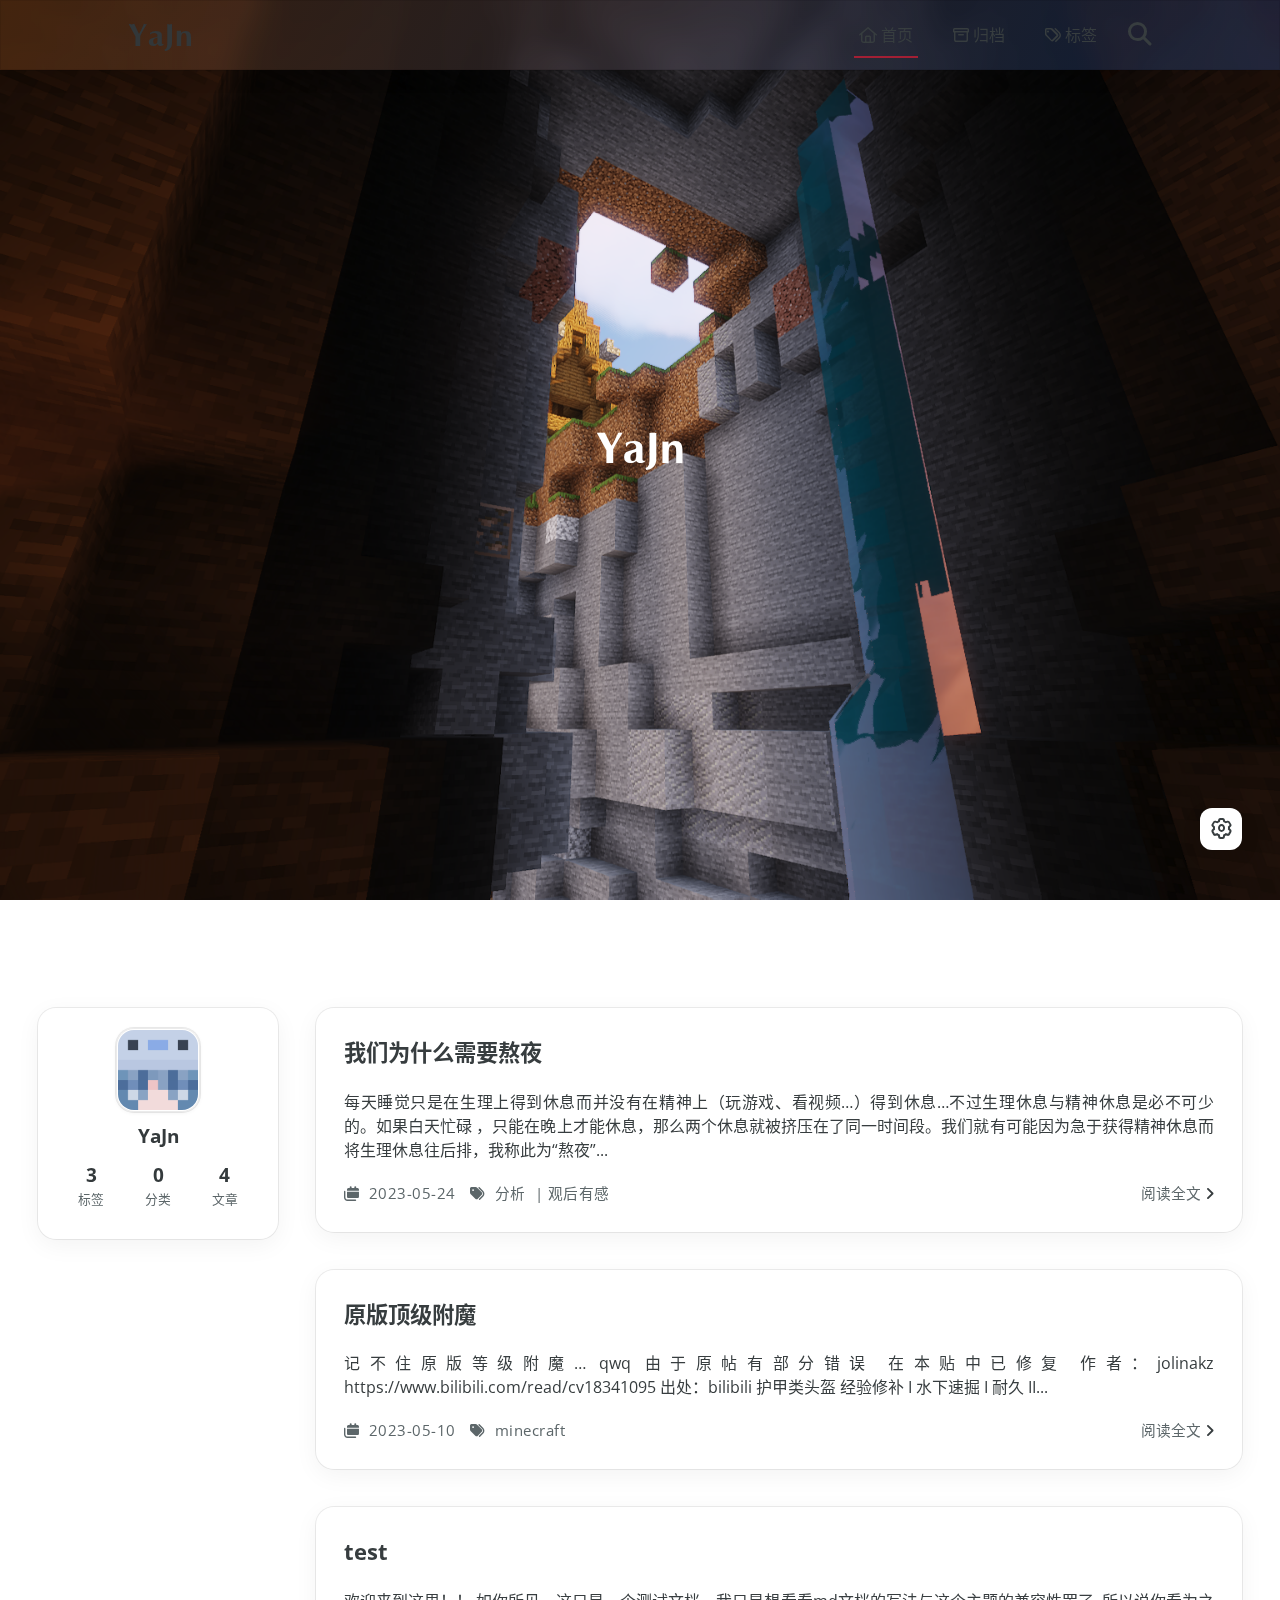
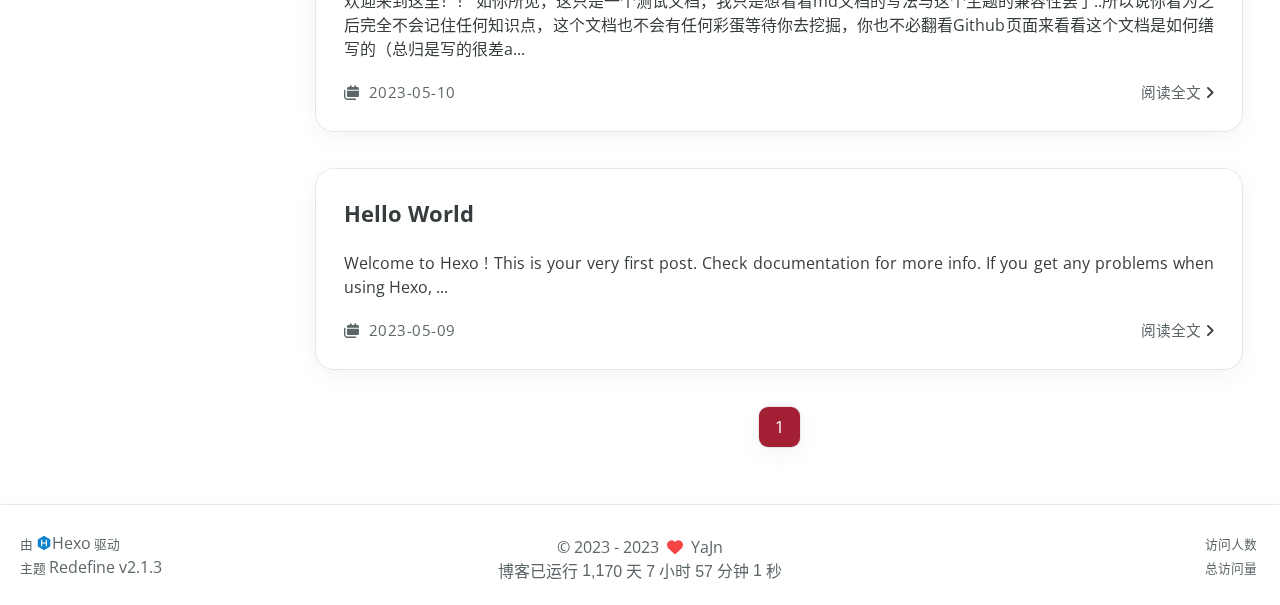
<file: index.html>
<!DOCTYPE html>
<html lang="zh-CN">
<head>
    <meta charset="utf-8">
    <meta name="viewport" content="width=device-width, initial-scale=1">
    <meta name="keywords" content="Hexo Theme Redefine">
    
    <meta name="author" content="YaJn">
    <!-- preconnect -->
    <link rel="preconnect" href="https://fonts.googleapis.com">
    <link rel="preconnect" href="https://fonts.gstatic.com" crossorigin>
    
    
    <!--- Seo Part-->
    
    <link rel="canonical" href="https://yajn.work/"/>
    <meta name="robots" content="index,follow">
    <meta name="googlebot" content="index,follow">
    <meta name="revisit-after" content="1 days">
    
        <meta name="description" content="anyone here?">
<meta property="og:type" content="website">
<meta property="og:title" content="Hexo">
<meta property="og:url" content="https://yajn.work/index.html">
<meta property="og:site_name" content="Hexo">
<meta property="og:description" content="anyone here?">
<meta property="og:locale" content="zh_CN">
<meta property="article:author" content="YaJn">
<meta name="twitter:card" content="summary">
    
    
    <!--- Icon Part-->
    <link rel="icon" type="image/png" href="/images/favicon.png" sizes="192x192">
    <link rel="apple-touch-icon" sizes="180x180" href="/images/favicon.png">
    <meta name="theme-color" content="#A31F34">
    <link rel="shortcut icon" href="/images/favicon.png">
    <!--- Page Info-->
    
    <title>
        
        YaJn
    </title>
    
<link rel="stylesheet" href="/css/style.css">

    
<link rel="stylesheet" href="/assets/fonts.css">

    <!--- Font Part-->
    
    
    
    

    <!--- Inject Part-->
    
    <script id="hexo-configurations">
    let Global = window.Global || {};
    Global.hexo_config = {"hostname":"yajn.work","root":"/","language":"zh-CN","path":"search.xml"};
    Global.theme_config = {"articles":{"style":{"font_size":"16px","line_height":1.5,"image_border_radius":"14px","image_alignment":"center","image_caption":false,"link_icon":true},"word_count":{"enable":true,"count":true,"min2read":true},"author_label":{"enable":false,"auto":false,"list":[]},"code_block":{"copy":true,"style":"simple","font":{"enable":false,"family":null,"url":null}},"toc":{"enable":true,"max_depth":3,"number":false,"expand":true,"init_open":true},"copyright":false,"lazyload":true,"recommendation":{"enable":false,"title":"推荐阅读","limit":3,"placeholder":"/images/wallhaven-wqery6-light.webp","skip_dirs":[]}},"colors":{"primary":"#A31F34","secondary":null},"global":{"fonts":{"chinese":{"enable":false,"family":null,"url":null},"english":{"enable":false,"family":null,"url":null}},"content_max_width":"1000px","sidebar_width":"210px","hover":{"shadow":true,"scale":false},"scroll_progress":{"bar":false,"percentage":true},"busuanzi_counter":{"enable":true,"site_pv":true,"site_uv":true,"post_pv":true},"pjax":true,"open_graph":true,"google_analytics":{"enable":false,"id":null}},"home_banner":{"enable":true,"style":"static","image":{"light":"/images/wallhaven-wqery6-light.png","dark":"/images/wallhaven-wqery6-dark.png"},"title":"YaJn","subtitle":{"text":[],"hitokoto":{"enable":false,"api":"https://v1.hitokoto.cn"},"typing_speed":100,"backing_speed":80,"starting_delay":500,"backing_delay":1500,"loop":true,"smart_backspace":true},"text_color":{"light":"#fff","dark":"#d1d1b6"},"text_style":{"title_size":"2.8rem","subtitle_size":"1.5rem","line_height":1.2},"custom_font":{"enable":false,"family":null,"url":null},"social_links":{"enable":false,"links":{"github":null,"instagram":null,"zhihu":null,"twitter":null,"email":null}}},"plugins":{"feed":{"enable":false},"aplayer":{"enable":false,"type":"fixed","audios":[{"name":null,"artist":null,"url":null,"cover":null}]},"mermaid":{"enable":true,"version":"9.3.0"}},"version":"2.1.3","navbar":{"auto_hide":true,"color":{"left":"#f78736","right":"#367df7","transparency":35},"links":{"Home":{"path":"/","icon":"fa-regular fa-house"},"Archives":{"path":"/archives","icon":"fa-regular fa-archive"},"Tags":{"path":"/tags","icon":"fa-regular fa-tags"}},"search":{"enable":true,"preload":true}},"page_templates":{"friends_column":2,"tags_style":"blur"},"home":{"sidebar":{"enable":true,"position":"left","first_item":"menu","announcement":null,"links":null},"article_date_format":"auto","categories":{"enable":true,"limit":3},"tags":{"enable":true,"limit":3}}};
    Global.language_ago = {"second":"%s 秒前","minute":"%s 分钟前","hour":"%s 小时前","day":"%s 天前","week":"%s 周前","month":"%s 个月前","year":"%s 年前"};
  </script>
    
    <!--- Fontawesome Part-->
    
<link rel="stylesheet" href="/fontawesome/fontawesome.min.css">

    
<link rel="stylesheet" href="/fontawesome/brands.min.css">

    
<link rel="stylesheet" href="/fontawesome/solid.min.css">

    
<link rel="stylesheet" href="/fontawesome/regular.min.css">

    
    
    
    
<meta name="generator" content="Hexo 6.3.0"></head>


<body>
<div class="progress-bar-container">
    

    
        <span class="pjax-progress-bar"></span>
        <span class="pjax-progress-icon">
            <i class="fa-solid fa-circle-notch fa-spin"></i>
        </span>
    
</div>


<main class="page-container">

    
        

<div class="home-banner-container flex-center">
    <div class="content flex-center">
        <div class="description fade-in-down-animation" >
          YaJn 
          
            <p><i id="subtitle"></i></p>
          
        </div>
        
    </div>
</div>



    

    <div class="main-content-container">

        <div class="main-content-header">
            <header class="navbar-container">
    
    <div class="navbar-content has-home-banner">
        <div class="left">
            
            <a class="logo-title" href="/">
                <h1>
                YaJn
                </h1>
            </a>
        </div>

        <div class="right">
            <!-- PC -->
            <div class="desktop">
                <ul class="navbar-list">
                    
                        
                            <li class="navbar-item">
                                <!-- Menu -->
                                <a class="active" 
                                    href="/"  >
                                    
                                        
                                            <i class="fa-regular fa-house"></i>
                                        
                                        首页
                                    
                                </a>
                                <!-- Submenu -->
                                
                            </li>
                    
                        
                            <li class="navbar-item">
                                <!-- Menu -->
                                <a class="" 
                                    href="/archives"  >
                                    
                                        
                                            <i class="fa-regular fa-archive"></i>
                                        
                                        归档
                                    
                                </a>
                                <!-- Submenu -->
                                
                            </li>
                    
                        
                            <li class="navbar-item">
                                <!-- Menu -->
                                <a class="" 
                                    href="/tags"  >
                                    
                                        
                                            <i class="fa-regular fa-tags"></i>
                                        
                                        标签
                                    
                                </a>
                                <!-- Submenu -->
                                
                            </li>
                    
                    
                        <li class="navbar-item search search-popup-trigger">
                            <i class="fa-solid fa-magnifying-glass"></i>
                        </li>
                    
                </ul>
            </div>
            <!-- Mobile -->
            <div class="mobile">
                
                    <div class="icon-item search search-popup-trigger"><i class="fa-solid fa-magnifying-glass"></i></div>
                
                <div class="icon-item navbar-bar">
                    <div class="navbar-bar-middle"></div>
                </div>
            </div>
        </div>
    </div>

    <!-- Mobile drawer -->
    <div class="navbar-drawer">
        <ul class="drawer-navbar-list">
            
                
                    <li class="drawer-navbar-item flex-center">
                        <a class="active" 
                        href="/"  >
                             
                                
                                    <i class="fa-regular fa-house"></i>
                                
                                首页
                            
                        </a>
                    </li>
                    <!-- Submenu -->
                    
            
                
                    <li class="drawer-navbar-item flex-center">
                        <a class="" 
                        href="/archives"  >
                             
                                
                                    <i class="fa-regular fa-archive"></i>
                                
                                归档
                            
                        </a>
                    </li>
                    <!-- Submenu -->
                    
            
                
                    <li class="drawer-navbar-item flex-center">
                        <a class="" 
                        href="/tags"  >
                             
                                
                                    <i class="fa-regular fa-tags"></i>
                                
                                标签
                            
                        </a>
                    </li>
                    <!-- Submenu -->
                    
            

        </ul>
    </div>

    <div class="window-mask"></div>

</header>


        </div>

        <div class="main-content-body">

            
                <div class="home-sidebar-container fade-in-down-animation">
    <div class="sticky-container">
        
            
            <div class="sidebar-content" >
                <div class="avatar">
                    <img src="/images/avatar.png">
                </div>
                <div class="author">
                    <div class="name">YaJn</div>
                    
                </div>
                <div class="statistics">
                    <a class="item" href="/tags">
                        <div class="number">3</div>
                        <div class="label">标签</div>
                    </a>
                    <a class="item" href="/categories">
                        <div class="number">0</div>
                        <div class="label">分类</div>
                    </a>
                    <a class="item" href="/archives">
                        <div class="number">4</div>
                        <div class="label">文章</div>
                    </a>
                </div>
            </div>
        

    </div>
</div>

            

            <div class="main-content">

                
                    <div class="home-content-container fade-in-down-animation">
    <ul class="home-article-list">
        
            <li class="home-article-item">

                

                

                <h3 class="home-article-title">
                    <a href="/2023/05/24/%E6%88%91%E4%BB%AC%E4%B8%BA%E4%BB%80%E4%B9%88%E9%9C%80%E8%A6%81%E7%86%AC%E5%A4%9C/">
                        我们为什么需要熬夜
                    </a>
                </h3>

                <div class="home-article-content markdown-body">
                    
                        每天睡觉只是在生理上得到休息而并没有在精神上（玩游戏、看视频…）得到休息…不过生理休息与精神休息是必不可少的。如果白天忙碌 ，只能在晚上才能休息，那么两个休息就被挤压在了同一时间段。我们就有可能因为急于获得精神休息而将生理休息往后排，我称此为“熬夜”...
                    
                </div>

                <div class="home-article-meta-info-container">
    <div class="home-article-meta-info">
        <span><i class="fa-solid fa-calendars"></i>&nbsp;
            <span class="home-article-date" data-date="Wed May 24 2023 18:48:24 GMT+0800">
                
                    2023-05-24
                
            </span>
        </span>
        
        
            <span class="home-article-tag">
                <i class="fa-solid fa-tags"></i>&nbsp;
                <ul>
                    
                        <li>
                            
                            <a href="/tags/%E5%88%86%E6%9E%90/">分析</a>&nbsp;
                        </li>
                    
                        <li>
                            | 
                            <a href="/tags/%E8%A7%82%E5%90%8E%E6%9C%89%E6%84%9F/">观后有感</a>&nbsp;
                        </li>
                    
                </ul>
            </span>
        
    </div>

    <a href="/2023/05/24/%E6%88%91%E4%BB%AC%E4%B8%BA%E4%BB%80%E4%B9%88%E9%9C%80%E8%A6%81%E7%86%AC%E5%A4%9C/">阅读全文<span class="seo-reader-text">我们为什么需要熬夜</span>&nbsp;<i class="fa-solid fa-angle-right"></i></a>
</div>

            </li>
        
            <li class="home-article-item">

                

                

                <h3 class="home-article-title">
                    <a href="/2023/05/10/%E5%8E%9F%E7%89%88%E9%A1%B6%E7%BA%A7%E9%99%84%E9%AD%94/">
                        原版顶级附魔
                    </a>
                </h3>

                <div class="home-article-content markdown-body">
                    
                        记不住原版等级附魔… qwq
由于原帖有部分错误 在本贴中已修复
作者：jolinakz https://www.bilibili.com/read/cv18341095 
出处：bilibili

护甲类头盔
经验修补 I
水下速掘 I
耐久 II...
                    
                </div>

                <div class="home-article-meta-info-container">
    <div class="home-article-meta-info">
        <span><i class="fa-solid fa-calendars"></i>&nbsp;
            <span class="home-article-date" data-date="Wed May 10 2023 21:36:23 GMT+0800">
                
                    2023-05-10
                
            </span>
        </span>
        
        
            <span class="home-article-tag">
                <i class="fa-solid fa-tags"></i>&nbsp;
                <ul>
                    
                        <li>
                            
                            <a href="/tags/minecraft/">minecraft</a>&nbsp;
                        </li>
                    
                </ul>
            </span>
        
    </div>

    <a href="/2023/05/10/%E5%8E%9F%E7%89%88%E9%A1%B6%E7%BA%A7%E9%99%84%E9%AD%94/">阅读全文<span class="seo-reader-text">原版顶级附魔</span>&nbsp;<i class="fa-solid fa-angle-right"></i></a>
</div>

            </li>
        
            <li class="home-article-item">

                

                

                <h3 class="home-article-title">
                    <a href="/2023/05/10/test/">
                        test
                    </a>
                </h3>

                <div class="home-article-content markdown-body">
                    
                        欢迎来到这里！！
如你所见，这只是一个测试文档，我只是想看看md文档的写法与这个主题的兼容性罢了..所以说你看为之后完全不会记住任何知识点，这个文档也不会有任何彩蛋等待你去挖掘，你也不必翻看Github页面来看看这个文档是如何缮写的（总归是写的很差a...
                    
                </div>

                <div class="home-article-meta-info-container">
    <div class="home-article-meta-info">
        <span><i class="fa-solid fa-calendars"></i>&nbsp;
            <span class="home-article-date" data-date="Wed May 10 2023 20:50:07 GMT+0800">
                
                    2023-05-10
                
            </span>
        </span>
        
        
    </div>

    <a href="/2023/05/10/test/">阅读全文<span class="seo-reader-text">test</span>&nbsp;<i class="fa-solid fa-angle-right"></i></a>
</div>

            </li>
        
            <li class="home-article-item">

                

                

                <h3 class="home-article-title">
                    <a href="/2023/05/09/hello-world/">
                        Hello World
                    </a>
                </h3>

                <div class="home-article-content markdown-body">
                    
                        Welcome to Hexo ! This is your very first post. Check documentation  for more info. If you get any problems when using Hexo, ...
                    
                </div>

                <div class="home-article-meta-info-container">
    <div class="home-article-meta-info">
        <span><i class="fa-solid fa-calendars"></i>&nbsp;
            <span class="home-article-date" data-date="Tue May 09 2023 22:13:04 GMT+0800">
                
                    2023-05-09
                
            </span>
        </span>
        
        
    </div>

    <a href="/2023/05/09/hello-world/">阅读全文<span class="seo-reader-text">Hello World</span>&nbsp;<i class="fa-solid fa-angle-right"></i></a>
</div>

            </li>
        
    </ul>

    <div class="home-paginator">
        <div class="paginator">
    <span class="page-number current">1</span>
</div>

    </div>
</div>

                

            </div>
            
            

        </div>

        <div class="main-content-footer">
            <footer class="footer">
    <div class="info-container">
        <div class="copyright-info">
            &copy;
            
              <span>2023</span>
              -
            
            2023&nbsp;&nbsp;<i class="fa-solid fa-heart fa-beat" style="--fa-animation-duration: 0.5s; color: #f54545"></i>&nbsp;&nbsp;<a href="/">YaJn</a>
        </div>
        
            <script async data-pjax src="//busuanzi.ibruce.info/busuanzi/2.3/busuanzi.pure.mini.js"></script>
            <div class="website-count info-item">
                
                    <span id="busuanzi_container_site_uv" class="busuanzi_container_site_uv">
                        访问人数&nbsp;<span id="busuanzi_value_site_uv" class="busuanzi_value_site_uv"></span>
                    </span>
                
                
                    <span id="busuanzi_container_site_pv" class="busuanzi_container_site_pv">
                        总访问量&nbsp;<span id="busuanzi_value_site_pv" class="busuanzi_value_site_pv"></span>
                    </span>
                
            </div>
        
        <div class="theme-info info-item">
            <span class="powered-by-container">由 <?xml version="1.0" encoding="utf-8"?><!DOCTYPE svg PUBLIC "-//W3C//DTD SVG 1.1//EN" "http://www.w3.org/Graphics/SVG/1.1/DTD/svg11.dtd"><svg version="1.1" id="圖層_1" xmlns="http://www.w3.org/2000/svg" xmlns:xlink="http://www.w3.org/1999/xlink" x="0px" y="0px" width="1rem" height="1rem" viewBox="0 0 512 512" enable-background="new 0 0 512 512" xml:space="preserve"><path fill="#0E83CD" d="M256.4,25.8l-200,115.5L56,371.5l199.6,114.7l200-115.5l0.4-230.2L256.4,25.8z M349,354.6l-18.4,10.7l-18.6-11V275H200v79.6l-18.4,10.7l-18.6-11v-197l18.5-10.6l18.5,10.8V237h112v-79.6l18.5-10.6l18.5,10.8V354.6z"/></svg><a target="_blank" href="https://hexo.io">Hexo</a> 驱动</span>
                <br>
            <span class="theme-version-container">主题&nbsp;<a class="theme-version" target="_blank" href="https://github.com/EvanNotFound/hexo-theme-redefine">Redefine v2.1.3</a>
        </div>
        
        
        
            <div id="start_div" style="display:none">
                2023/5/10 19:30:00
            </div>
            <div>
                博客已运行 <span class="odometer" id="runtime_days" ></span> 天 <span class="odometer" id="runtime_hours"></span> 小时 <span class="odometer" id="runtime_minutes"></span> 分钟 <span class="odometer" id="runtime_seconds"></span> 秒
            </div>
        
        
        
            <script async data-pjax>
                try {
                    function odometer_init() {
                    const elements = document.querySelectorAll('.odometer');
                    elements.forEach(el => {
                        new Odometer({
                            el,
                            format: '( ddd).dd',
                            duration: 200
                        });
                    });
                    }
                    odometer_init();
                } catch (error) {}
            </script>
        
        
        
    </div>  
</footer>
        </div>
    </div>

    

    <div class="right-side-tools-container">
        <div class="side-tools-container">
    <ul class="hidden-tools-list">
        <li class="right-bottom-tools tool-font-adjust-plus flex-center">
            <i class="fa-regular fa-magnifying-glass-plus"></i>
        </li>

        <li class="right-bottom-tools tool-font-adjust-minus flex-center">
            <i class="fa-regular fa-magnifying-glass-minus"></i>
        </li>

        <li class="right-bottom-tools tool-expand-width flex-center">
            <i class="fa-regular fa-expand"></i>
        </li>

        <li class="right-bottom-tools tool-dark-light-toggle flex-center">
            <i class="fa-regular fa-moon"></i>
        </li>

        <!-- rss -->
        

        

        <li class="right-bottom-tools tool-scroll-to-bottom flex-center">
            <i class="fa-regular fa-arrow-down"></i>
        </li>
    </ul>

    <ul class="visible-tools-list">
        <li class="right-bottom-tools toggle-tools-list flex-center">
            <i class="fa-regular fa-cog fa-spin"></i>
        </li>
        
            <li class="right-bottom-tools tool-scroll-to-top flex-center">
                <i class="arrow-up fas fa-arrow-up"></i>
                <span class="percent"></span>
            </li>
        
        
    </ul>
</div>

    </div>

    <div class="image-viewer-container">
    <img src="">
</div>


    
        <div class="search-pop-overlay">
    <div class="popup search-popup">
        <div class="search-header">
          <span class="search-input-field-pre">
            <i class="fa-solid fa-keyboard"></i>
          </span>
            <div class="search-input-container">
                <input autocomplete="off"
                       autocorrect="off"
                       autocapitalize="off"
                       placeholder="搜索..."
                       spellcheck="false"
                       type="search"
                       class="search-input"
                >
            </div>
            <span class="popup-btn-close">
                <i class="fa-solid fa-times"></i>
            </span>
        </div>
        <div id="search-result">
            <div id="no-result">
                <i class="fa-solid fa-spinner fa-spin-pulse fa-5x fa-fw"></i>
            </div>
        </div>
    </div>
</div>

    


</main>





<script src="/js/utils.js"></script>

<script src="/js/main.js"></script>

<script src="/js/layouts/navbarShrink.js"></script>

<script src="/js/tools/scrollTopBottom.js"></script>

<script src="/js/tools/lightDarkSwitch.js"></script>



    
<script src="/js/tools/localSearch.js"></script>




    
<script src="/js/tools/codeBlock.js"></script>




    
<script src="/js/layouts/lazyload.js"></script>




    
<script src="/js/tools/runtime.js"></script>

    
<script src="/js/layouts/odometer.min.js"></script>

    
<link rel="stylesheet" href="/assets/odometer-theme-minimal.css">




  
<script src="/js/libs/Typed.min.js"></script>

  
<script src="/js/plugins/typed.js"></script>




    
<script src="/js/libs/mermaid.min.js"></script>

    
<script src="/js/plugins/mermaid.js"></script>






<div class="post-scripts pjax">
    
</div>


    
<script src="/js/libs/pjax.min.js"></script>

<script>
    window.addEventListener('DOMContentLoaded', () => {
        window.pjax = new Pjax({
            selectors: [
                'head title',
                '.page-container',
                '.pjax',
            ],
            history: true,
            debug: false,
            cacheBust: false,
            timeout: 0,
            analytics: false,
            currentUrlFullReload: false,
            scrollRestoration: false,
            // scrollTo: true,
        });

        document.addEventListener('pjax:send', () => {
            Global.utils.pjaxProgressBarStart();
        });

        document.addEventListener('pjax:complete', () => {
            Global.utils.pjaxProgressBarEnd();
            window.pjax.executeScripts(document.querySelectorAll('script[data-pjax], .pjax script'));
            Global.refresh();
        });
    });
</script>




</body>
</html>
</file>
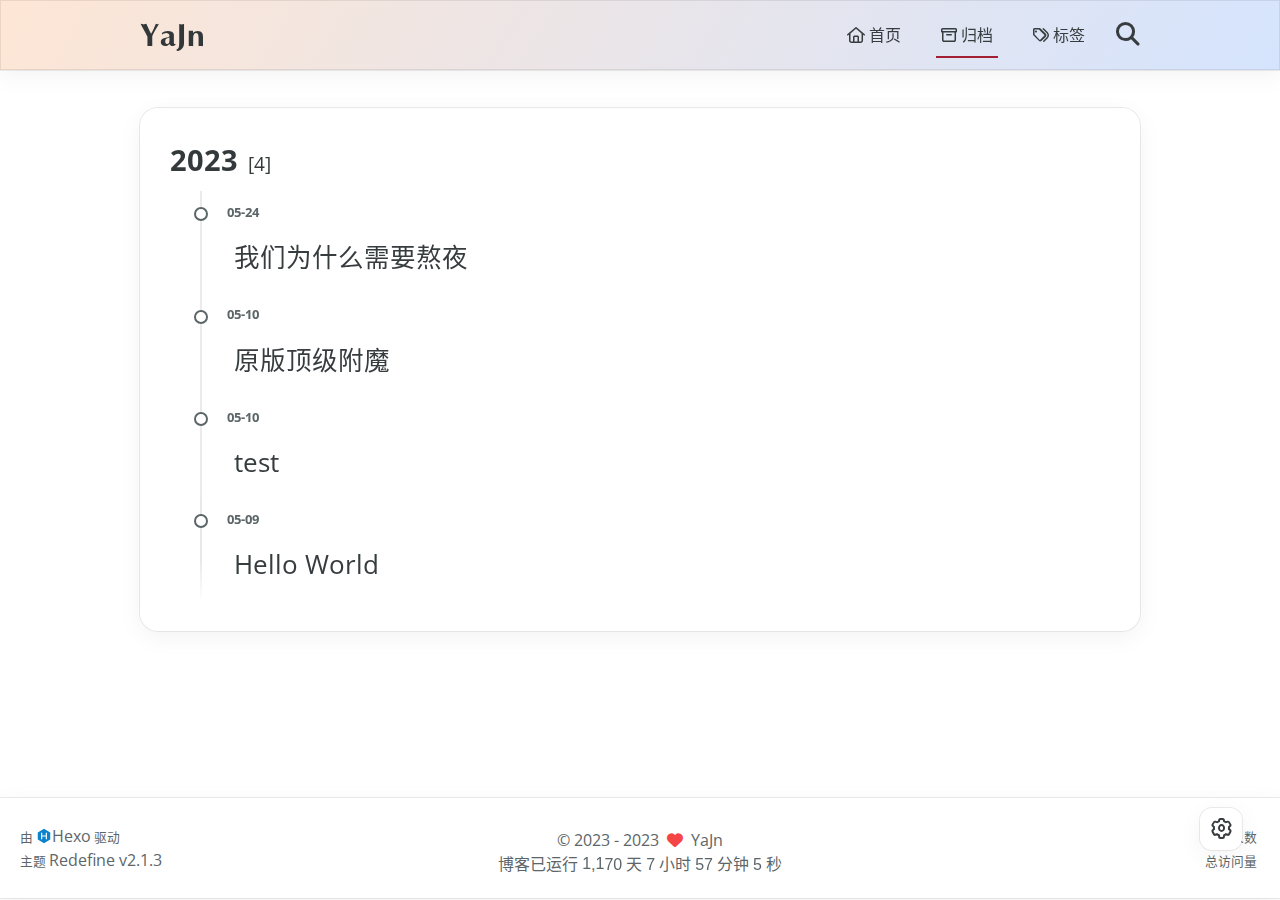
<file: archives/index.html>
<!DOCTYPE html>
<html lang="zh-CN">
<head>
    <meta charset="utf-8">
    <meta name="viewport" content="width=device-width, initial-scale=1">
    <meta name="keywords" content="Hexo Theme Redefine">
    
    <meta name="author" content="YaJn">
    <!-- preconnect -->
    <link rel="preconnect" href="https://fonts.googleapis.com">
    <link rel="preconnect" href="https://fonts.gstatic.com" crossorigin>
    
    
    <!--- Seo Part-->
    
    <link rel="canonical" href="https://yajn.work/archives/"/>
    <meta name="robots" content="index,follow">
    <meta name="googlebot" content="index,follow">
    <meta name="revisit-after" content="1 days">
    
        <meta name="description" content="anyone here?">
<meta property="og:type" content="website">
<meta property="og:title" content="Hexo">
<meta property="og:url" content="https://yajn.work/archives/index.html">
<meta property="og:site_name" content="Hexo">
<meta property="og:description" content="anyone here?">
<meta property="og:locale" content="zh_CN">
<meta property="article:author" content="YaJn">
<meta name="twitter:card" content="summary">
    
    
    <!--- Icon Part-->
    <link rel="icon" type="image/png" href="/images/favicon.png" sizes="192x192">
    <link rel="apple-touch-icon" sizes="180x180" href="/images/favicon.png">
    <meta name="theme-color" content="#A31F34">
    <link rel="shortcut icon" href="/images/favicon.png">
    <!--- Page Info-->
    
    <title>
        
            归档 -
        
        YaJn
    </title>
    
<link rel="stylesheet" href="/css/style.css">

    
<link rel="stylesheet" href="/assets/fonts.css">

    <!--- Font Part-->
    
    
    
    

    <!--- Inject Part-->
    
    <script id="hexo-configurations">
    let Global = window.Global || {};
    Global.hexo_config = {"hostname":"yajn.work","root":"/","language":"zh-CN","path":"search.xml"};
    Global.theme_config = {"articles":{"style":{"font_size":"16px","line_height":1.5,"image_border_radius":"14px","image_alignment":"center","image_caption":false,"link_icon":true},"word_count":{"enable":true,"count":true,"min2read":true},"author_label":{"enable":false,"auto":false,"list":[]},"code_block":{"copy":true,"style":"simple","font":{"enable":false,"family":null,"url":null}},"toc":{"enable":true,"max_depth":3,"number":false,"expand":true,"init_open":true},"copyright":false,"lazyload":true,"recommendation":{"enable":false,"title":"推荐阅读","limit":3,"placeholder":"/images/wallhaven-wqery6-light.webp","skip_dirs":[]}},"colors":{"primary":"#A31F34","secondary":null},"global":{"fonts":{"chinese":{"enable":false,"family":null,"url":null},"english":{"enable":false,"family":null,"url":null}},"content_max_width":"1000px","sidebar_width":"210px","hover":{"shadow":true,"scale":false},"scroll_progress":{"bar":false,"percentage":true},"busuanzi_counter":{"enable":true,"site_pv":true,"site_uv":true,"post_pv":true},"pjax":true,"open_graph":true,"google_analytics":{"enable":false,"id":null}},"home_banner":{"enable":true,"style":"static","image":{"light":"/images/wallhaven-wqery6-light.png","dark":"/images/wallhaven-wqery6-dark.png"},"title":"YaJn","subtitle":{"text":[],"hitokoto":{"enable":false,"api":"https://v1.hitokoto.cn"},"typing_speed":100,"backing_speed":80,"starting_delay":500,"backing_delay":1500,"loop":true,"smart_backspace":true},"text_color":{"light":"#fff","dark":"#d1d1b6"},"text_style":{"title_size":"2.8rem","subtitle_size":"1.5rem","line_height":1.2},"custom_font":{"enable":false,"family":null,"url":null},"social_links":{"enable":false,"links":{"github":null,"instagram":null,"zhihu":null,"twitter":null,"email":null}}},"plugins":{"feed":{"enable":false},"aplayer":{"enable":false,"type":"fixed","audios":[{"name":null,"artist":null,"url":null,"cover":null}]},"mermaid":{"enable":true,"version":"9.3.0"}},"version":"2.1.3","navbar":{"auto_hide":true,"color":{"left":"#f78736","right":"#367df7","transparency":35},"links":{"Home":{"path":"/","icon":"fa-regular fa-house"},"Archives":{"path":"/archives","icon":"fa-regular fa-archive"},"Tags":{"path":"/tags","icon":"fa-regular fa-tags"}},"search":{"enable":true,"preload":true}},"page_templates":{"friends_column":2,"tags_style":"blur"},"home":{"sidebar":{"enable":true,"position":"left","first_item":"menu","announcement":null,"links":null},"article_date_format":"auto","categories":{"enable":true,"limit":3},"tags":{"enable":true,"limit":3}}};
    Global.language_ago = {"second":"%s 秒前","minute":"%s 分钟前","hour":"%s 小时前","day":"%s 天前","week":"%s 周前","month":"%s 个月前","year":"%s 年前"};
  </script>
    
    <!--- Fontawesome Part-->
    
<link rel="stylesheet" href="/fontawesome/fontawesome.min.css">

    
<link rel="stylesheet" href="/fontawesome/brands.min.css">

    
<link rel="stylesheet" href="/fontawesome/solid.min.css">

    
<link rel="stylesheet" href="/fontawesome/regular.min.css">

    
    
    
    
<meta name="generator" content="Hexo 6.3.0"></head>


<body>
<div class="progress-bar-container">
    

    
        <span class="pjax-progress-bar"></span>
        <span class="pjax-progress-icon">
            <i class="fa-solid fa-circle-notch fa-spin"></i>
        </span>
    
</div>


<main class="page-container">

    

    <div class="main-content-container">

        <div class="main-content-header">
            <header class="navbar-container">
    
    <div class="navbar-content">
        <div class="left">
            
            <a class="logo-title" href="/">
                
                YaJn
                
            </a>
        </div>

        <div class="right">
            <!-- PC -->
            <div class="desktop">
                <ul class="navbar-list">
                    
                        
                            <li class="navbar-item">
                                <!-- Menu -->
                                <a class="" 
                                    href="/"  >
                                    
                                        
                                            <i class="fa-regular fa-house"></i>
                                        
                                        首页
                                    
                                </a>
                                <!-- Submenu -->
                                
                            </li>
                    
                        
                            <li class="navbar-item">
                                <!-- Menu -->
                                <a class="active" 
                                    href="/archives"  >
                                    
                                        
                                            <i class="fa-regular fa-archive"></i>
                                        
                                        归档
                                    
                                </a>
                                <!-- Submenu -->
                                
                            </li>
                    
                        
                            <li class="navbar-item">
                                <!-- Menu -->
                                <a class="" 
                                    href="/tags"  >
                                    
                                        
                                            <i class="fa-regular fa-tags"></i>
                                        
                                        标签
                                    
                                </a>
                                <!-- Submenu -->
                                
                            </li>
                    
                    
                        <li class="navbar-item search search-popup-trigger">
                            <i class="fa-solid fa-magnifying-glass"></i>
                        </li>
                    
                </ul>
            </div>
            <!-- Mobile -->
            <div class="mobile">
                
                    <div class="icon-item search search-popup-trigger"><i class="fa-solid fa-magnifying-glass"></i></div>
                
                <div class="icon-item navbar-bar">
                    <div class="navbar-bar-middle"></div>
                </div>
            </div>
        </div>
    </div>

    <!-- Mobile drawer -->
    <div class="navbar-drawer">
        <ul class="drawer-navbar-list">
            
                
                    <li class="drawer-navbar-item flex-center">
                        <a class="" 
                        href="/"  >
                             
                                
                                    <i class="fa-regular fa-house"></i>
                                
                                首页
                            
                        </a>
                    </li>
                    <!-- Submenu -->
                    
            
                
                    <li class="drawer-navbar-item flex-center">
                        <a class="active" 
                        href="/archives"  >
                             
                                
                                    <i class="fa-regular fa-archive"></i>
                                
                                归档
                            
                        </a>
                    </li>
                    <!-- Submenu -->
                    
            
                
                    <li class="drawer-navbar-item flex-center">
                        <a class="" 
                        href="/tags"  >
                             
                                
                                    <i class="fa-regular fa-tags"></i>
                                
                                标签
                            
                        </a>
                    </li>
                    <!-- Submenu -->
                    
            

        </ul>
    </div>

    <div class="window-mask"></div>

</header>


        </div>

        <div class="main-content-body">

            

            <div class="main-content">

                
                    <div class="fade-in-down-animation">
    <div class="archive-container ">
        
<div class="archive-list-container">
    
        <section class="archive-item">
            <div class="archive-item-header">
                <span class="archive-year">2023</span>
                <span class="archive-year-post-count">[4]</span>
            </div>
            <ul class="article-list">
              
              <li class="article-item" date-is='05-24'>
                <a href="/2023/05/24/%E6%88%91%E4%BB%AC%E4%B8%BA%E4%BB%80%E4%B9%88%E9%9C%80%E8%A6%81%E7%86%AC%E5%A4%9C/">
                  <span class="article-title">我们为什么需要熬夜</span>
                </a>
              </li>
              
              <li class="article-item" date-is='05-10'>
                <a href="/2023/05/10/%E5%8E%9F%E7%89%88%E9%A1%B6%E7%BA%A7%E9%99%84%E9%AD%94/">
                  <span class="article-title">原版顶级附魔</span>
                </a>
              </li>
              
              <li class="article-item" date-is='05-10'>
                <a href="/2023/05/10/test/">
                  <span class="article-title">test</span>
                </a>
              </li>
              
              <li class="article-item" date-is='05-09'>
                <a href="/2023/05/09/hello-world/">
                  <span class="article-title">Hello World</span>
                </a>
              </li>
              
            </ul>
        </section>
    
</div>

    </div>
</div>

                

            </div>
            
            

        </div>

        <div class="main-content-footer">
            <footer class="footer">
    <div class="info-container">
        <div class="copyright-info">
            &copy;
            
              <span>2023</span>
              -
            
            2023&nbsp;&nbsp;<i class="fa-solid fa-heart fa-beat" style="--fa-animation-duration: 0.5s; color: #f54545"></i>&nbsp;&nbsp;<a href="/">YaJn</a>
        </div>
        
            <script async data-pjax src="//busuanzi.ibruce.info/busuanzi/2.3/busuanzi.pure.mini.js"></script>
            <div class="website-count info-item">
                
                    <span id="busuanzi_container_site_uv" class="busuanzi_container_site_uv">
                        访问人数&nbsp;<span id="busuanzi_value_site_uv" class="busuanzi_value_site_uv"></span>
                    </span>
                
                
                    <span id="busuanzi_container_site_pv" class="busuanzi_container_site_pv">
                        总访问量&nbsp;<span id="busuanzi_value_site_pv" class="busuanzi_value_site_pv"></span>
                    </span>
                
            </div>
        
        <div class="theme-info info-item">
            <span class="powered-by-container">由 <?xml version="1.0" encoding="utf-8"?><!DOCTYPE svg PUBLIC "-//W3C//DTD SVG 1.1//EN" "http://www.w3.org/Graphics/SVG/1.1/DTD/svg11.dtd"><svg version="1.1" id="圖層_1" xmlns="http://www.w3.org/2000/svg" xmlns:xlink="http://www.w3.org/1999/xlink" x="0px" y="0px" width="1rem" height="1rem" viewBox="0 0 512 512" enable-background="new 0 0 512 512" xml:space="preserve"><path fill="#0E83CD" d="M256.4,25.8l-200,115.5L56,371.5l199.6,114.7l200-115.5l0.4-230.2L256.4,25.8z M349,354.6l-18.4,10.7l-18.6-11V275H200v79.6l-18.4,10.7l-18.6-11v-197l18.5-10.6l18.5,10.8V237h112v-79.6l18.5-10.6l18.5,10.8V354.6z"/></svg><a target="_blank" href="https://hexo.io">Hexo</a> 驱动</span>
                <br>
            <span class="theme-version-container">主题&nbsp;<a class="theme-version" target="_blank" href="https://github.com/EvanNotFound/hexo-theme-redefine">Redefine v2.1.3</a>
        </div>
        
        
        
            <div id="start_div" style="display:none">
                2023/5/10 19:30:00
            </div>
            <div>
                博客已运行 <span class="odometer" id="runtime_days" ></span> 天 <span class="odometer" id="runtime_hours"></span> 小时 <span class="odometer" id="runtime_minutes"></span> 分钟 <span class="odometer" id="runtime_seconds"></span> 秒
            </div>
        
        
        
            <script async data-pjax>
                try {
                    function odometer_init() {
                    const elements = document.querySelectorAll('.odometer');
                    elements.forEach(el => {
                        new Odometer({
                            el,
                            format: '( ddd).dd',
                            duration: 200
                        });
                    });
                    }
                    odometer_init();
                } catch (error) {}
            </script>
        
        
        
    </div>  
</footer>
        </div>
    </div>

    

    <div class="right-side-tools-container">
        <div class="side-tools-container">
    <ul class="hidden-tools-list">
        <li class="right-bottom-tools tool-font-adjust-plus flex-center">
            <i class="fa-regular fa-magnifying-glass-plus"></i>
        </li>

        <li class="right-bottom-tools tool-font-adjust-minus flex-center">
            <i class="fa-regular fa-magnifying-glass-minus"></i>
        </li>

        <li class="right-bottom-tools tool-expand-width flex-center">
            <i class="fa-regular fa-expand"></i>
        </li>

        <li class="right-bottom-tools tool-dark-light-toggle flex-center">
            <i class="fa-regular fa-moon"></i>
        </li>

        <!-- rss -->
        

        

        <li class="right-bottom-tools tool-scroll-to-bottom flex-center">
            <i class="fa-regular fa-arrow-down"></i>
        </li>
    </ul>

    <ul class="visible-tools-list">
        <li class="right-bottom-tools toggle-tools-list flex-center">
            <i class="fa-regular fa-cog fa-spin"></i>
        </li>
        
            <li class="right-bottom-tools tool-scroll-to-top flex-center">
                <i class="arrow-up fas fa-arrow-up"></i>
                <span class="percent"></span>
            </li>
        
        
    </ul>
</div>

    </div>

    <div class="image-viewer-container">
    <img src="">
</div>


    
        <div class="search-pop-overlay">
    <div class="popup search-popup">
        <div class="search-header">
          <span class="search-input-field-pre">
            <i class="fa-solid fa-keyboard"></i>
          </span>
            <div class="search-input-container">
                <input autocomplete="off"
                       autocorrect="off"
                       autocapitalize="off"
                       placeholder="搜索..."
                       spellcheck="false"
                       type="search"
                       class="search-input"
                >
            </div>
            <span class="popup-btn-close">
                <i class="fa-solid fa-times"></i>
            </span>
        </div>
        <div id="search-result">
            <div id="no-result">
                <i class="fa-solid fa-spinner fa-spin-pulse fa-5x fa-fw"></i>
            </div>
        </div>
    </div>
</div>

    


</main>




<script src="/js/utils.js"></script>

<script src="/js/main.js"></script>

<script src="/js/layouts/navbarShrink.js"></script>

<script src="/js/tools/scrollTopBottom.js"></script>

<script src="/js/tools/lightDarkSwitch.js"></script>



    
<script src="/js/tools/localSearch.js"></script>




    
<script src="/js/tools/codeBlock.js"></script>




    
<script src="/js/layouts/lazyload.js"></script>




    
<script src="/js/tools/runtime.js"></script>

    
<script src="/js/layouts/odometer.min.js"></script>

    
<link rel="stylesheet" href="/assets/odometer-theme-minimal.css">




  
<script src="/js/libs/Typed.min.js"></script>

  
<script src="/js/plugins/typed.js"></script>




    
<script src="/js/libs/mermaid.min.js"></script>

    
<script src="/js/plugins/mermaid.js"></script>






<div class="post-scripts pjax">
    
</div>


    
<script src="/js/libs/pjax.min.js"></script>

<script>
    window.addEventListener('DOMContentLoaded', () => {
        window.pjax = new Pjax({
            selectors: [
                'head title',
                '.page-container',
                '.pjax',
            ],
            history: true,
            debug: false,
            cacheBust: false,
            timeout: 0,
            analytics: false,
            currentUrlFullReload: false,
            scrollRestoration: false,
            // scrollTo: true,
        });

        document.addEventListener('pjax:send', () => {
            Global.utils.pjaxProgressBarStart();
        });

        document.addEventListener('pjax:complete', () => {
            Global.utils.pjaxProgressBarEnd();
            window.pjax.executeScripts(document.querySelectorAll('script[data-pjax], .pjax script'));
            Global.refresh();
        });
    });
</script>




</body>
</html>
</file>
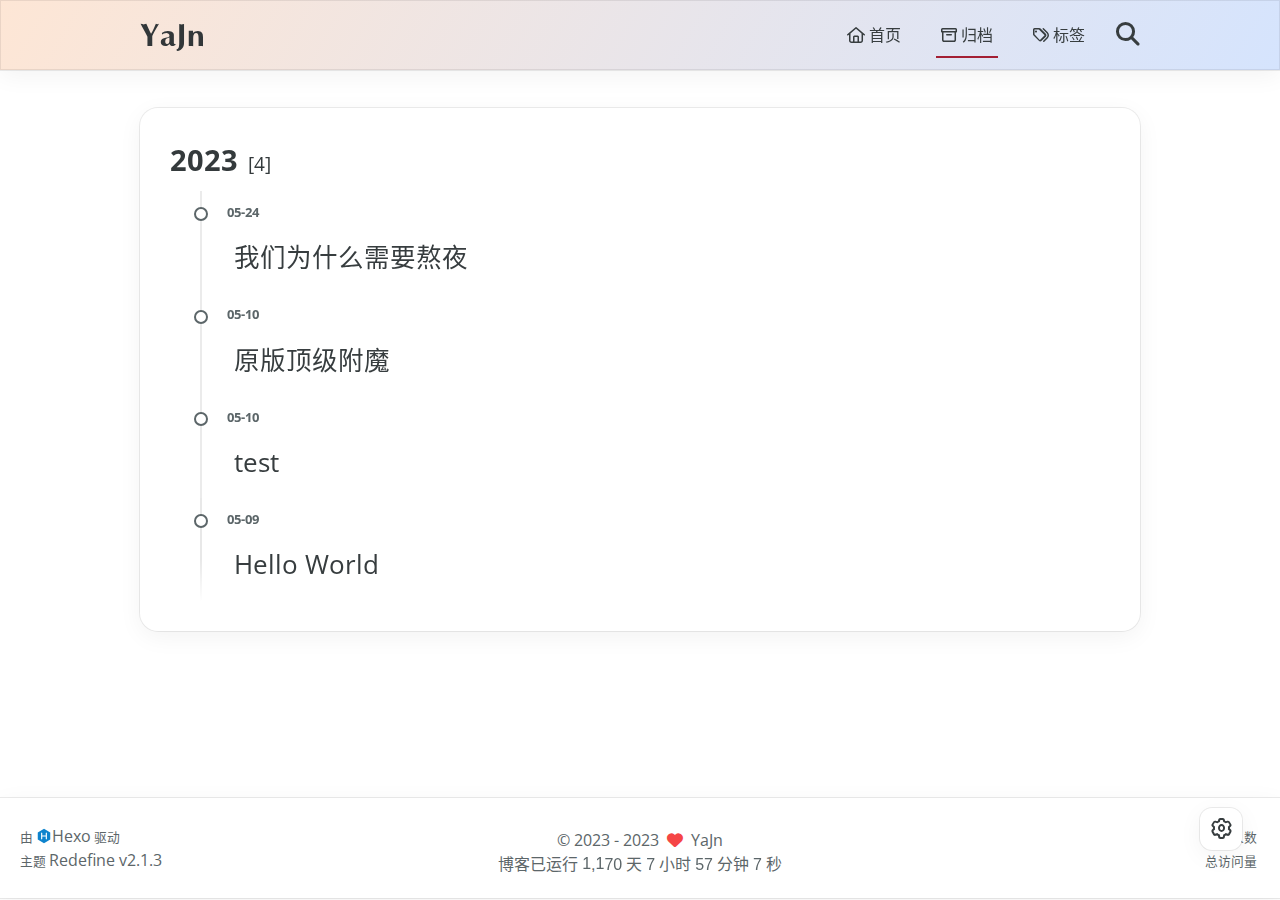
<file: archives/2023/index.html>
<!DOCTYPE html>
<html lang="zh-CN">
<head>
    <meta charset="utf-8">
    <meta name="viewport" content="width=device-width, initial-scale=1">
    <meta name="keywords" content="Hexo Theme Redefine">
    
    <meta name="author" content="YaJn">
    <!-- preconnect -->
    <link rel="preconnect" href="https://fonts.googleapis.com">
    <link rel="preconnect" href="https://fonts.gstatic.com" crossorigin>
    
    
    <!--- Seo Part-->
    
    <link rel="canonical" href="https://yajn.work/archives/2023/"/>
    <meta name="robots" content="index,follow">
    <meta name="googlebot" content="index,follow">
    <meta name="revisit-after" content="1 days">
    
        <meta name="description" content="anyone here?">
<meta property="og:type" content="website">
<meta property="og:title" content="Hexo">
<meta property="og:url" content="https://yajn.work/archives/2023/index.html">
<meta property="og:site_name" content="Hexo">
<meta property="og:description" content="anyone here?">
<meta property="og:locale" content="zh_CN">
<meta property="article:author" content="YaJn">
<meta name="twitter:card" content="summary">
    
    
    <!--- Icon Part-->
    <link rel="icon" type="image/png" href="/images/favicon.png" sizes="192x192">
    <link rel="apple-touch-icon" sizes="180x180" href="/images/favicon.png">
    <meta name="theme-color" content="#A31F34">
    <link rel="shortcut icon" href="/images/favicon.png">
    <!--- Page Info-->
    
    <title>
        
            归档: 2023 -
        
        YaJn
    </title>
    
<link rel="stylesheet" href="/css/style.css">

    
<link rel="stylesheet" href="/assets/fonts.css">

    <!--- Font Part-->
    
    
    
    

    <!--- Inject Part-->
    
    <script id="hexo-configurations">
    let Global = window.Global || {};
    Global.hexo_config = {"hostname":"yajn.work","root":"/","language":"zh-CN","path":"search.xml"};
    Global.theme_config = {"articles":{"style":{"font_size":"16px","line_height":1.5,"image_border_radius":"14px","image_alignment":"center","image_caption":false,"link_icon":true},"word_count":{"enable":true,"count":true,"min2read":true},"author_label":{"enable":false,"auto":false,"list":[]},"code_block":{"copy":true,"style":"simple","font":{"enable":false,"family":null,"url":null}},"toc":{"enable":true,"max_depth":3,"number":false,"expand":true,"init_open":true},"copyright":false,"lazyload":true,"recommendation":{"enable":false,"title":"推荐阅读","limit":3,"placeholder":"/images/wallhaven-wqery6-light.webp","skip_dirs":[]}},"colors":{"primary":"#A31F34","secondary":null},"global":{"fonts":{"chinese":{"enable":false,"family":null,"url":null},"english":{"enable":false,"family":null,"url":null}},"content_max_width":"1000px","sidebar_width":"210px","hover":{"shadow":true,"scale":false},"scroll_progress":{"bar":false,"percentage":true},"busuanzi_counter":{"enable":true,"site_pv":true,"site_uv":true,"post_pv":true},"pjax":true,"open_graph":true,"google_analytics":{"enable":false,"id":null}},"home_banner":{"enable":true,"style":"static","image":{"light":"/images/wallhaven-wqery6-light.png","dark":"/images/wallhaven-wqery6-dark.png"},"title":"YaJn","subtitle":{"text":[],"hitokoto":{"enable":false,"api":"https://v1.hitokoto.cn"},"typing_speed":100,"backing_speed":80,"starting_delay":500,"backing_delay":1500,"loop":true,"smart_backspace":true},"text_color":{"light":"#fff","dark":"#d1d1b6"},"text_style":{"title_size":"2.8rem","subtitle_size":"1.5rem","line_height":1.2},"custom_font":{"enable":false,"family":null,"url":null},"social_links":{"enable":false,"links":{"github":null,"instagram":null,"zhihu":null,"twitter":null,"email":null}}},"plugins":{"feed":{"enable":false},"aplayer":{"enable":false,"type":"fixed","audios":[{"name":null,"artist":null,"url":null,"cover":null}]},"mermaid":{"enable":true,"version":"9.3.0"}},"version":"2.1.3","navbar":{"auto_hide":true,"color":{"left":"#f78736","right":"#367df7","transparency":35},"links":{"Home":{"path":"/","icon":"fa-regular fa-house"},"Archives":{"path":"/archives","icon":"fa-regular fa-archive"},"Tags":{"path":"/tags","icon":"fa-regular fa-tags"}},"search":{"enable":true,"preload":true}},"page_templates":{"friends_column":2,"tags_style":"blur"},"home":{"sidebar":{"enable":true,"position":"left","first_item":"menu","announcement":null,"links":null},"article_date_format":"auto","categories":{"enable":true,"limit":3},"tags":{"enable":true,"limit":3}}};
    Global.language_ago = {"second":"%s 秒前","minute":"%s 分钟前","hour":"%s 小时前","day":"%s 天前","week":"%s 周前","month":"%s 个月前","year":"%s 年前"};
  </script>
    
    <!--- Fontawesome Part-->
    
<link rel="stylesheet" href="/fontawesome/fontawesome.min.css">

    
<link rel="stylesheet" href="/fontawesome/brands.min.css">

    
<link rel="stylesheet" href="/fontawesome/solid.min.css">

    
<link rel="stylesheet" href="/fontawesome/regular.min.css">

    
    
    
    
<meta name="generator" content="Hexo 6.3.0"></head>


<body>
<div class="progress-bar-container">
    

    
        <span class="pjax-progress-bar"></span>
        <span class="pjax-progress-icon">
            <i class="fa-solid fa-circle-notch fa-spin"></i>
        </span>
    
</div>


<main class="page-container">

    

    <div class="main-content-container">

        <div class="main-content-header">
            <header class="navbar-container">
    
    <div class="navbar-content">
        <div class="left">
            
            <a class="logo-title" href="/">
                
                YaJn
                
            </a>
        </div>

        <div class="right">
            <!-- PC -->
            <div class="desktop">
                <ul class="navbar-list">
                    
                        
                            <li class="navbar-item">
                                <!-- Menu -->
                                <a class="" 
                                    href="/"  >
                                    
                                        
                                            <i class="fa-regular fa-house"></i>
                                        
                                        首页
                                    
                                </a>
                                <!-- Submenu -->
                                
                            </li>
                    
                        
                            <li class="navbar-item">
                                <!-- Menu -->
                                <a class="active" 
                                    href="/archives"  >
                                    
                                        
                                            <i class="fa-regular fa-archive"></i>
                                        
                                        归档
                                    
                                </a>
                                <!-- Submenu -->
                                
                            </li>
                    
                        
                            <li class="navbar-item">
                                <!-- Menu -->
                                <a class="" 
                                    href="/tags"  >
                                    
                                        
                                            <i class="fa-regular fa-tags"></i>
                                        
                                        标签
                                    
                                </a>
                                <!-- Submenu -->
                                
                            </li>
                    
                    
                        <li class="navbar-item search search-popup-trigger">
                            <i class="fa-solid fa-magnifying-glass"></i>
                        </li>
                    
                </ul>
            </div>
            <!-- Mobile -->
            <div class="mobile">
                
                    <div class="icon-item search search-popup-trigger"><i class="fa-solid fa-magnifying-glass"></i></div>
                
                <div class="icon-item navbar-bar">
                    <div class="navbar-bar-middle"></div>
                </div>
            </div>
        </div>
    </div>

    <!-- Mobile drawer -->
    <div class="navbar-drawer">
        <ul class="drawer-navbar-list">
            
                
                    <li class="drawer-navbar-item flex-center">
                        <a class="" 
                        href="/"  >
                             
                                
                                    <i class="fa-regular fa-house"></i>
                                
                                首页
                            
                        </a>
                    </li>
                    <!-- Submenu -->
                    
            
                
                    <li class="drawer-navbar-item flex-center">
                        <a class="active" 
                        href="/archives"  >
                             
                                
                                    <i class="fa-regular fa-archive"></i>
                                
                                归档
                            
                        </a>
                    </li>
                    <!-- Submenu -->
                    
            
                
                    <li class="drawer-navbar-item flex-center">
                        <a class="" 
                        href="/tags"  >
                             
                                
                                    <i class="fa-regular fa-tags"></i>
                                
                                标签
                            
                        </a>
                    </li>
                    <!-- Submenu -->
                    
            

        </ul>
    </div>

    <div class="window-mask"></div>

</header>


        </div>

        <div class="main-content-body">

            

            <div class="main-content">

                
                    <div class="fade-in-down-animation">
    <div class="archive-container ">
        
<div class="archive-list-container">
    
        <section class="archive-item">
            <div class="archive-item-header">
                <span class="archive-year">2023</span>
                <span class="archive-year-post-count">[4]</span>
            </div>
            <ul class="article-list">
              
              <li class="article-item" date-is='05-24'>
                <a href="/2023/05/24/%E6%88%91%E4%BB%AC%E4%B8%BA%E4%BB%80%E4%B9%88%E9%9C%80%E8%A6%81%E7%86%AC%E5%A4%9C/">
                  <span class="article-title">我们为什么需要熬夜</span>
                </a>
              </li>
              
              <li class="article-item" date-is='05-10'>
                <a href="/2023/05/10/%E5%8E%9F%E7%89%88%E9%A1%B6%E7%BA%A7%E9%99%84%E9%AD%94/">
                  <span class="article-title">原版顶级附魔</span>
                </a>
              </li>
              
              <li class="article-item" date-is='05-10'>
                <a href="/2023/05/10/test/">
                  <span class="article-title">test</span>
                </a>
              </li>
              
              <li class="article-item" date-is='05-09'>
                <a href="/2023/05/09/hello-world/">
                  <span class="article-title">Hello World</span>
                </a>
              </li>
              
            </ul>
        </section>
    
</div>

    </div>
</div>

                

            </div>
            
            

        </div>

        <div class="main-content-footer">
            <footer class="footer">
    <div class="info-container">
        <div class="copyright-info">
            &copy;
            
              <span>2023</span>
              -
            
            2023&nbsp;&nbsp;<i class="fa-solid fa-heart fa-beat" style="--fa-animation-duration: 0.5s; color: #f54545"></i>&nbsp;&nbsp;<a href="/">YaJn</a>
        </div>
        
            <script async data-pjax src="//busuanzi.ibruce.info/busuanzi/2.3/busuanzi.pure.mini.js"></script>
            <div class="website-count info-item">
                
                    <span id="busuanzi_container_site_uv" class="busuanzi_container_site_uv">
                        访问人数&nbsp;<span id="busuanzi_value_site_uv" class="busuanzi_value_site_uv"></span>
                    </span>
                
                
                    <span id="busuanzi_container_site_pv" class="busuanzi_container_site_pv">
                        总访问量&nbsp;<span id="busuanzi_value_site_pv" class="busuanzi_value_site_pv"></span>
                    </span>
                
            </div>
        
        <div class="theme-info info-item">
            <span class="powered-by-container">由 <?xml version="1.0" encoding="utf-8"?><!DOCTYPE svg PUBLIC "-//W3C//DTD SVG 1.1//EN" "http://www.w3.org/Graphics/SVG/1.1/DTD/svg11.dtd"><svg version="1.1" id="圖層_1" xmlns="http://www.w3.org/2000/svg" xmlns:xlink="http://www.w3.org/1999/xlink" x="0px" y="0px" width="1rem" height="1rem" viewBox="0 0 512 512" enable-background="new 0 0 512 512" xml:space="preserve"><path fill="#0E83CD" d="M256.4,25.8l-200,115.5L56,371.5l199.6,114.7l200-115.5l0.4-230.2L256.4,25.8z M349,354.6l-18.4,10.7l-18.6-11V275H200v79.6l-18.4,10.7l-18.6-11v-197l18.5-10.6l18.5,10.8V237h112v-79.6l18.5-10.6l18.5,10.8V354.6z"/></svg><a target="_blank" href="https://hexo.io">Hexo</a> 驱动</span>
                <br>
            <span class="theme-version-container">主题&nbsp;<a class="theme-version" target="_blank" href="https://github.com/EvanNotFound/hexo-theme-redefine">Redefine v2.1.3</a>
        </div>
        
        
        
            <div id="start_div" style="display:none">
                2023/5/10 19:30:00
            </div>
            <div>
                博客已运行 <span class="odometer" id="runtime_days" ></span> 天 <span class="odometer" id="runtime_hours"></span> 小时 <span class="odometer" id="runtime_minutes"></span> 分钟 <span class="odometer" id="runtime_seconds"></span> 秒
            </div>
        
        
        
            <script async data-pjax>
                try {
                    function odometer_init() {
                    const elements = document.querySelectorAll('.odometer');
                    elements.forEach(el => {
                        new Odometer({
                            el,
                            format: '( ddd).dd',
                            duration: 200
                        });
                    });
                    }
                    odometer_init();
                } catch (error) {}
            </script>
        
        
        
    </div>  
</footer>
        </div>
    </div>

    

    <div class="right-side-tools-container">
        <div class="side-tools-container">
    <ul class="hidden-tools-list">
        <li class="right-bottom-tools tool-font-adjust-plus flex-center">
            <i class="fa-regular fa-magnifying-glass-plus"></i>
        </li>

        <li class="right-bottom-tools tool-font-adjust-minus flex-center">
            <i class="fa-regular fa-magnifying-glass-minus"></i>
        </li>

        <li class="right-bottom-tools tool-expand-width flex-center">
            <i class="fa-regular fa-expand"></i>
        </li>

        <li class="right-bottom-tools tool-dark-light-toggle flex-center">
            <i class="fa-regular fa-moon"></i>
        </li>

        <!-- rss -->
        

        

        <li class="right-bottom-tools tool-scroll-to-bottom flex-center">
            <i class="fa-regular fa-arrow-down"></i>
        </li>
    </ul>

    <ul class="visible-tools-list">
        <li class="right-bottom-tools toggle-tools-list flex-center">
            <i class="fa-regular fa-cog fa-spin"></i>
        </li>
        
            <li class="right-bottom-tools tool-scroll-to-top flex-center">
                <i class="arrow-up fas fa-arrow-up"></i>
                <span class="percent"></span>
            </li>
        
        
    </ul>
</div>

    </div>

    <div class="image-viewer-container">
    <img src="">
</div>


    
        <div class="search-pop-overlay">
    <div class="popup search-popup">
        <div class="search-header">
          <span class="search-input-field-pre">
            <i class="fa-solid fa-keyboard"></i>
          </span>
            <div class="search-input-container">
                <input autocomplete="off"
                       autocorrect="off"
                       autocapitalize="off"
                       placeholder="搜索..."
                       spellcheck="false"
                       type="search"
                       class="search-input"
                >
            </div>
            <span class="popup-btn-close">
                <i class="fa-solid fa-times"></i>
            </span>
        </div>
        <div id="search-result">
            <div id="no-result">
                <i class="fa-solid fa-spinner fa-spin-pulse fa-5x fa-fw"></i>
            </div>
        </div>
    </div>
</div>

    


</main>




<script src="/js/utils.js"></script>

<script src="/js/main.js"></script>

<script src="/js/layouts/navbarShrink.js"></script>

<script src="/js/tools/scrollTopBottom.js"></script>

<script src="/js/tools/lightDarkSwitch.js"></script>



    
<script src="/js/tools/localSearch.js"></script>




    
<script src="/js/tools/codeBlock.js"></script>




    
<script src="/js/layouts/lazyload.js"></script>




    
<script src="/js/tools/runtime.js"></script>

    
<script src="/js/layouts/odometer.min.js"></script>

    
<link rel="stylesheet" href="/assets/odometer-theme-minimal.css">




  
<script src="/js/libs/Typed.min.js"></script>

  
<script src="/js/plugins/typed.js"></script>




    
<script src="/js/libs/mermaid.min.js"></script>

    
<script src="/js/plugins/mermaid.js"></script>






<div class="post-scripts pjax">
    
</div>


    
<script src="/js/libs/pjax.min.js"></script>

<script>
    window.addEventListener('DOMContentLoaded', () => {
        window.pjax = new Pjax({
            selectors: [
                'head title',
                '.page-container',
                '.pjax',
            ],
            history: true,
            debug: false,
            cacheBust: false,
            timeout: 0,
            analytics: false,
            currentUrlFullReload: false,
            scrollRestoration: false,
            // scrollTo: true,
        });

        document.addEventListener('pjax:send', () => {
            Global.utils.pjaxProgressBarStart();
        });

        document.addEventListener('pjax:complete', () => {
            Global.utils.pjaxProgressBarEnd();
            window.pjax.executeScripts(document.querySelectorAll('script[data-pjax], .pjax script'));
            Global.refresh();
        });
    });
</script>




</body>
</html>
</file>
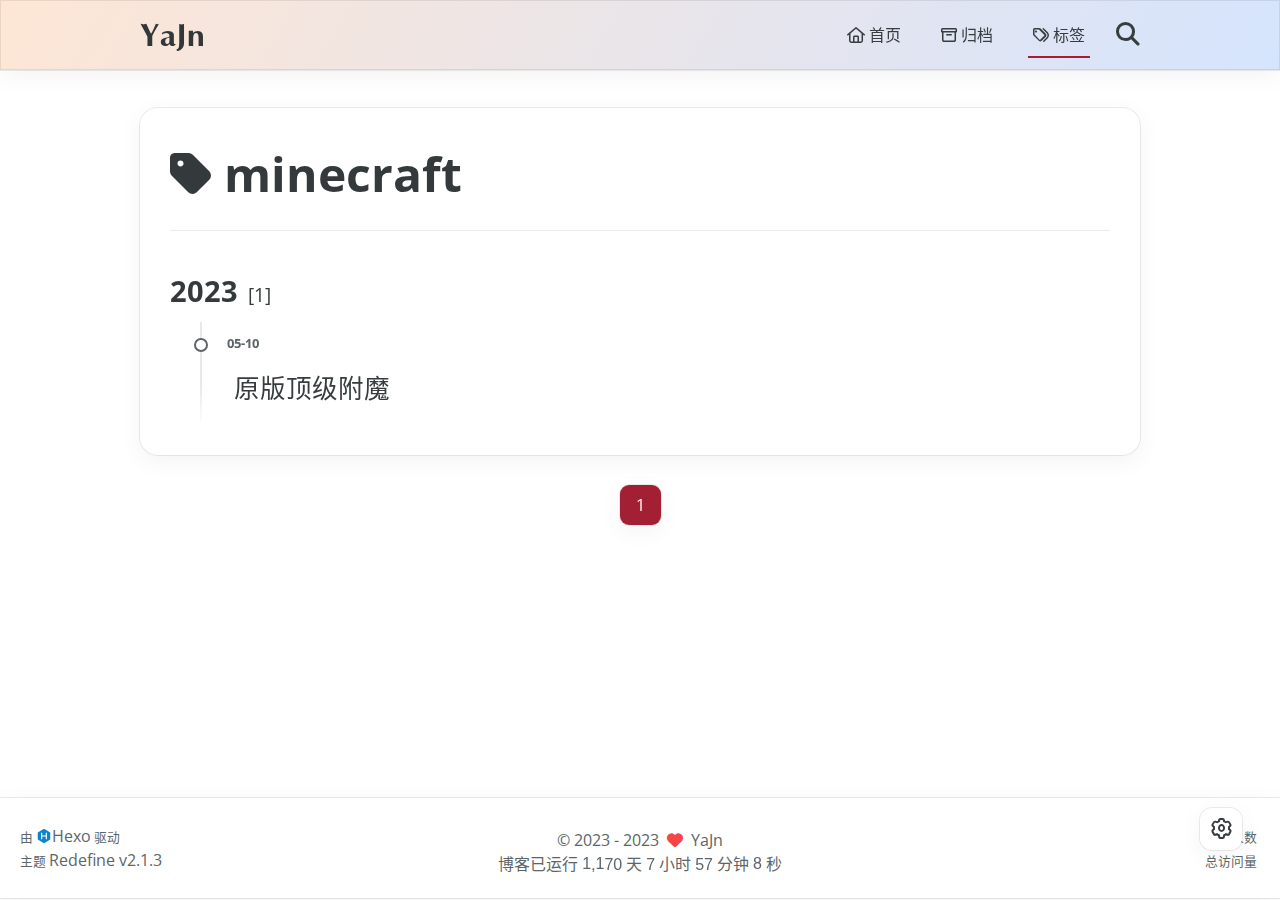
<file: tags/minecraft/index.html>
<!DOCTYPE html>
<html lang="zh-CN">
<head>
    <meta charset="utf-8">
    <meta name="viewport" content="width=device-width, initial-scale=1">
    <meta name="keywords" content="Hexo Theme Redefine">
    
    <meta name="author" content="YaJn">
    <!-- preconnect -->
    <link rel="preconnect" href="https://fonts.googleapis.com">
    <link rel="preconnect" href="https://fonts.gstatic.com" crossorigin>
    
    
    <!--- Seo Part-->
    
    <link rel="canonical" href="https://yajn.work/tags/minecraft/"/>
    <meta name="robots" content="index,follow">
    <meta name="googlebot" content="index,follow">
    <meta name="revisit-after" content="1 days">
    
        <meta name="description" content="anyone here?">
<meta property="og:type" content="website">
<meta property="og:title" content="Hexo">
<meta property="og:url" content="https://yajn.work/tags/minecraft/index.html">
<meta property="og:site_name" content="Hexo">
<meta property="og:description" content="anyone here?">
<meta property="og:locale" content="zh_CN">
<meta property="article:author" content="YaJn">
<meta name="twitter:card" content="summary">
    
    
    <!--- Icon Part-->
    <link rel="icon" type="image/png" href="/images/favicon.png" sizes="192x192">
    <link rel="apple-touch-icon" sizes="180x180" href="/images/favicon.png">
    <meta name="theme-color" content="#A31F34">
    <link rel="shortcut icon" href="/images/favicon.png">
    <!--- Page Info-->
    
    <title>
        
            标签: minecraft -
        
        YaJn
    </title>
    
<link rel="stylesheet" href="/css/style.css">

    
<link rel="stylesheet" href="/assets/fonts.css">

    <!--- Font Part-->
    
    
    
    

    <!--- Inject Part-->
    
    <script id="hexo-configurations">
    let Global = window.Global || {};
    Global.hexo_config = {"hostname":"yajn.work","root":"/","language":"zh-CN","path":"search.xml"};
    Global.theme_config = {"articles":{"style":{"font_size":"16px","line_height":1.5,"image_border_radius":"14px","image_alignment":"center","image_caption":false,"link_icon":true},"word_count":{"enable":true,"count":true,"min2read":true},"author_label":{"enable":false,"auto":false,"list":[]},"code_block":{"copy":true,"style":"simple","font":{"enable":false,"family":null,"url":null}},"toc":{"enable":true,"max_depth":3,"number":false,"expand":true,"init_open":true},"copyright":false,"lazyload":true,"recommendation":{"enable":false,"title":"推荐阅读","limit":3,"placeholder":"/images/wallhaven-wqery6-light.webp","skip_dirs":[]}},"colors":{"primary":"#A31F34","secondary":null},"global":{"fonts":{"chinese":{"enable":false,"family":null,"url":null},"english":{"enable":false,"family":null,"url":null}},"content_max_width":"1000px","sidebar_width":"210px","hover":{"shadow":true,"scale":false},"scroll_progress":{"bar":false,"percentage":true},"busuanzi_counter":{"enable":true,"site_pv":true,"site_uv":true,"post_pv":true},"pjax":true,"open_graph":true,"google_analytics":{"enable":false,"id":null}},"home_banner":{"enable":true,"style":"static","image":{"light":"/images/wallhaven-wqery6-light.png","dark":"/images/wallhaven-wqery6-dark.png"},"title":"YaJn","subtitle":{"text":[],"hitokoto":{"enable":false,"api":"https://v1.hitokoto.cn"},"typing_speed":100,"backing_speed":80,"starting_delay":500,"backing_delay":1500,"loop":true,"smart_backspace":true},"text_color":{"light":"#fff","dark":"#d1d1b6"},"text_style":{"title_size":"2.8rem","subtitle_size":"1.5rem","line_height":1.2},"custom_font":{"enable":false,"family":null,"url":null},"social_links":{"enable":false,"links":{"github":null,"instagram":null,"zhihu":null,"twitter":null,"email":null}}},"plugins":{"feed":{"enable":false},"aplayer":{"enable":false,"type":"fixed","audios":[{"name":null,"artist":null,"url":null,"cover":null}]},"mermaid":{"enable":true,"version":"9.3.0"}},"version":"2.1.3","navbar":{"auto_hide":true,"color":{"left":"#f78736","right":"#367df7","transparency":35},"links":{"Home":{"path":"/","icon":"fa-regular fa-house"},"Archives":{"path":"/archives","icon":"fa-regular fa-archive"},"Tags":{"path":"/tags","icon":"fa-regular fa-tags"}},"search":{"enable":true,"preload":true}},"page_templates":{"friends_column":2,"tags_style":"blur"},"home":{"sidebar":{"enable":true,"position":"left","first_item":"menu","announcement":null,"links":null},"article_date_format":"auto","categories":{"enable":true,"limit":3},"tags":{"enable":true,"limit":3}}};
    Global.language_ago = {"second":"%s 秒前","minute":"%s 分钟前","hour":"%s 小时前","day":"%s 天前","week":"%s 周前","month":"%s 个月前","year":"%s 年前"};
  </script>
    
    <!--- Fontawesome Part-->
    
<link rel="stylesheet" href="/fontawesome/fontawesome.min.css">

    
<link rel="stylesheet" href="/fontawesome/brands.min.css">

    
<link rel="stylesheet" href="/fontawesome/solid.min.css">

    
<link rel="stylesheet" href="/fontawesome/regular.min.css">

    
    
    
    
<meta name="generator" content="Hexo 6.3.0"></head>


<body>
<div class="progress-bar-container">
    

    
        <span class="pjax-progress-bar"></span>
        <span class="pjax-progress-icon">
            <i class="fa-solid fa-circle-notch fa-spin"></i>
        </span>
    
</div>


<main class="page-container">

    

    <div class="main-content-container">

        <div class="main-content-header">
            <header class="navbar-container">
    
    <div class="navbar-content">
        <div class="left">
            
            <a class="logo-title" href="/">
                
                YaJn
                
            </a>
        </div>

        <div class="right">
            <!-- PC -->
            <div class="desktop">
                <ul class="navbar-list">
                    
                        
                            <li class="navbar-item">
                                <!-- Menu -->
                                <a class="" 
                                    href="/"  >
                                    
                                        
                                            <i class="fa-regular fa-house"></i>
                                        
                                        首页
                                    
                                </a>
                                <!-- Submenu -->
                                
                            </li>
                    
                        
                            <li class="navbar-item">
                                <!-- Menu -->
                                <a class="" 
                                    href="/archives"  >
                                    
                                        
                                            <i class="fa-regular fa-archive"></i>
                                        
                                        归档
                                    
                                </a>
                                <!-- Submenu -->
                                
                            </li>
                    
                        
                            <li class="navbar-item">
                                <!-- Menu -->
                                <a class="active" 
                                    href="/tags"  >
                                    
                                        
                                            <i class="fa-regular fa-tags"></i>
                                        
                                        标签
                                    
                                </a>
                                <!-- Submenu -->
                                
                            </li>
                    
                    
                        <li class="navbar-item search search-popup-trigger">
                            <i class="fa-solid fa-magnifying-glass"></i>
                        </li>
                    
                </ul>
            </div>
            <!-- Mobile -->
            <div class="mobile">
                
                    <div class="icon-item search search-popup-trigger"><i class="fa-solid fa-magnifying-glass"></i></div>
                
                <div class="icon-item navbar-bar">
                    <div class="navbar-bar-middle"></div>
                </div>
            </div>
        </div>
    </div>

    <!-- Mobile drawer -->
    <div class="navbar-drawer">
        <ul class="drawer-navbar-list">
            
                
                    <li class="drawer-navbar-item flex-center">
                        <a class="" 
                        href="/"  >
                             
                                
                                    <i class="fa-regular fa-house"></i>
                                
                                首页
                            
                        </a>
                    </li>
                    <!-- Submenu -->
                    
            
                
                    <li class="drawer-navbar-item flex-center">
                        <a class="" 
                        href="/archives"  >
                             
                                
                                    <i class="fa-regular fa-archive"></i>
                                
                                归档
                            
                        </a>
                    </li>
                    <!-- Submenu -->
                    
            
                
                    <li class="drawer-navbar-item flex-center">
                        <a class="active" 
                        href="/tags"  >
                             
                                
                                    <i class="fa-regular fa-tags"></i>
                                
                                标签
                            
                        </a>
                    </li>
                    <!-- Submenu -->
                    
            

        </ul>
    </div>

    <div class="window-mask"></div>

</header>


        </div>

        <div class="main-content-body">

            

            <div class="main-content">

                
                    <div class="fade-in-down-animation">
    <div class="tag-container">
        <div class="tag-name"><i class="fa-solid fa-tag"></i>&nbsp;minecraft
        </div>
        <div class="tag-post-list">
            
<div class="archive-list-container">
    
        <section class="archive-item">
            <div class="archive-item-header">
                <span class="archive-year">2023</span>
                <span class="archive-year-post-count">[1]</span>
            </div>
            <ul class="article-list">
              
              <li class="article-item" date-is='05-10'>
                <a href="/2023/05/10/%E5%8E%9F%E7%89%88%E9%A1%B6%E7%BA%A7%E9%99%84%E9%AD%94/">
                  <span class="article-title">原版顶级附魔</span>
                </a>
              </li>
              
            </ul>
        </section>
    
</div>

        </div>
    </div>

    <div class="tag-paginator">
        <div class="paginator">
    <span class="page-number current">1</span>
</div>

    </div>
</div>


                

            </div>
            
            

        </div>

        <div class="main-content-footer">
            <footer class="footer">
    <div class="info-container">
        <div class="copyright-info">
            &copy;
            
              <span>2023</span>
              -
            
            2023&nbsp;&nbsp;<i class="fa-solid fa-heart fa-beat" style="--fa-animation-duration: 0.5s; color: #f54545"></i>&nbsp;&nbsp;<a href="/">YaJn</a>
        </div>
        
            <script async data-pjax src="//busuanzi.ibruce.info/busuanzi/2.3/busuanzi.pure.mini.js"></script>
            <div class="website-count info-item">
                
                    <span id="busuanzi_container_site_uv" class="busuanzi_container_site_uv">
                        访问人数&nbsp;<span id="busuanzi_value_site_uv" class="busuanzi_value_site_uv"></span>
                    </span>
                
                
                    <span id="busuanzi_container_site_pv" class="busuanzi_container_site_pv">
                        总访问量&nbsp;<span id="busuanzi_value_site_pv" class="busuanzi_value_site_pv"></span>
                    </span>
                
            </div>
        
        <div class="theme-info info-item">
            <span class="powered-by-container">由 <?xml version="1.0" encoding="utf-8"?><!DOCTYPE svg PUBLIC "-//W3C//DTD SVG 1.1//EN" "http://www.w3.org/Graphics/SVG/1.1/DTD/svg11.dtd"><svg version="1.1" id="圖層_1" xmlns="http://www.w3.org/2000/svg" xmlns:xlink="http://www.w3.org/1999/xlink" x="0px" y="0px" width="1rem" height="1rem" viewBox="0 0 512 512" enable-background="new 0 0 512 512" xml:space="preserve"><path fill="#0E83CD" d="M256.4,25.8l-200,115.5L56,371.5l199.6,114.7l200-115.5l0.4-230.2L256.4,25.8z M349,354.6l-18.4,10.7l-18.6-11V275H200v79.6l-18.4,10.7l-18.6-11v-197l18.5-10.6l18.5,10.8V237h112v-79.6l18.5-10.6l18.5,10.8V354.6z"/></svg><a target="_blank" href="https://hexo.io">Hexo</a> 驱动</span>
                <br>
            <span class="theme-version-container">主题&nbsp;<a class="theme-version" target="_blank" href="https://github.com/EvanNotFound/hexo-theme-redefine">Redefine v2.1.3</a>
        </div>
        
        
        
            <div id="start_div" style="display:none">
                2023/5/10 19:30:00
            </div>
            <div>
                博客已运行 <span class="odometer" id="runtime_days" ></span> 天 <span class="odometer" id="runtime_hours"></span> 小时 <span class="odometer" id="runtime_minutes"></span> 分钟 <span class="odometer" id="runtime_seconds"></span> 秒
            </div>
        
        
        
            <script async data-pjax>
                try {
                    function odometer_init() {
                    const elements = document.querySelectorAll('.odometer');
                    elements.forEach(el => {
                        new Odometer({
                            el,
                            format: '( ddd).dd',
                            duration: 200
                        });
                    });
                    }
                    odometer_init();
                } catch (error) {}
            </script>
        
        
        
    </div>  
</footer>
        </div>
    </div>

    

    <div class="right-side-tools-container">
        <div class="side-tools-container">
    <ul class="hidden-tools-list">
        <li class="right-bottom-tools tool-font-adjust-plus flex-center">
            <i class="fa-regular fa-magnifying-glass-plus"></i>
        </li>

        <li class="right-bottom-tools tool-font-adjust-minus flex-center">
            <i class="fa-regular fa-magnifying-glass-minus"></i>
        </li>

        <li class="right-bottom-tools tool-expand-width flex-center">
            <i class="fa-regular fa-expand"></i>
        </li>

        <li class="right-bottom-tools tool-dark-light-toggle flex-center">
            <i class="fa-regular fa-moon"></i>
        </li>

        <!-- rss -->
        

        

        <li class="right-bottom-tools tool-scroll-to-bottom flex-center">
            <i class="fa-regular fa-arrow-down"></i>
        </li>
    </ul>

    <ul class="visible-tools-list">
        <li class="right-bottom-tools toggle-tools-list flex-center">
            <i class="fa-regular fa-cog fa-spin"></i>
        </li>
        
            <li class="right-bottom-tools tool-scroll-to-top flex-center">
                <i class="arrow-up fas fa-arrow-up"></i>
                <span class="percent"></span>
            </li>
        
        
    </ul>
</div>

    </div>

    <div class="image-viewer-container">
    <img src="">
</div>


    
        <div class="search-pop-overlay">
    <div class="popup search-popup">
        <div class="search-header">
          <span class="search-input-field-pre">
            <i class="fa-solid fa-keyboard"></i>
          </span>
            <div class="search-input-container">
                <input autocomplete="off"
                       autocorrect="off"
                       autocapitalize="off"
                       placeholder="搜索..."
                       spellcheck="false"
                       type="search"
                       class="search-input"
                >
            </div>
            <span class="popup-btn-close">
                <i class="fa-solid fa-times"></i>
            </span>
        </div>
        <div id="search-result">
            <div id="no-result">
                <i class="fa-solid fa-spinner fa-spin-pulse fa-5x fa-fw"></i>
            </div>
        </div>
    </div>
</div>

    


</main>




<script src="/js/utils.js"></script>

<script src="/js/main.js"></script>

<script src="/js/layouts/navbarShrink.js"></script>

<script src="/js/tools/scrollTopBottom.js"></script>

<script src="/js/tools/lightDarkSwitch.js"></script>



    
<script src="/js/tools/localSearch.js"></script>




    
<script src="/js/tools/codeBlock.js"></script>




    
<script src="/js/layouts/lazyload.js"></script>




    
<script src="/js/tools/runtime.js"></script>

    
<script src="/js/layouts/odometer.min.js"></script>

    
<link rel="stylesheet" href="/assets/odometer-theme-minimal.css">




  
<script src="/js/libs/Typed.min.js"></script>

  
<script src="/js/plugins/typed.js"></script>




    
<script src="/js/libs/mermaid.min.js"></script>

    
<script src="/js/plugins/mermaid.js"></script>






<div class="post-scripts pjax">
    
</div>


    
<script src="/js/libs/pjax.min.js"></script>

<script>
    window.addEventListener('DOMContentLoaded', () => {
        window.pjax = new Pjax({
            selectors: [
                'head title',
                '.page-container',
                '.pjax',
            ],
            history: true,
            debug: false,
            cacheBust: false,
            timeout: 0,
            analytics: false,
            currentUrlFullReload: false,
            scrollRestoration: false,
            // scrollTo: true,
        });

        document.addEventListener('pjax:send', () => {
            Global.utils.pjaxProgressBarStart();
        });

        document.addEventListener('pjax:complete', () => {
            Global.utils.pjaxProgressBarEnd();
            window.pjax.executeScripts(document.querySelectorAll('script[data-pjax], .pjax script'));
            Global.refresh();
        });
    });
</script>




</body>
</html>
</file>
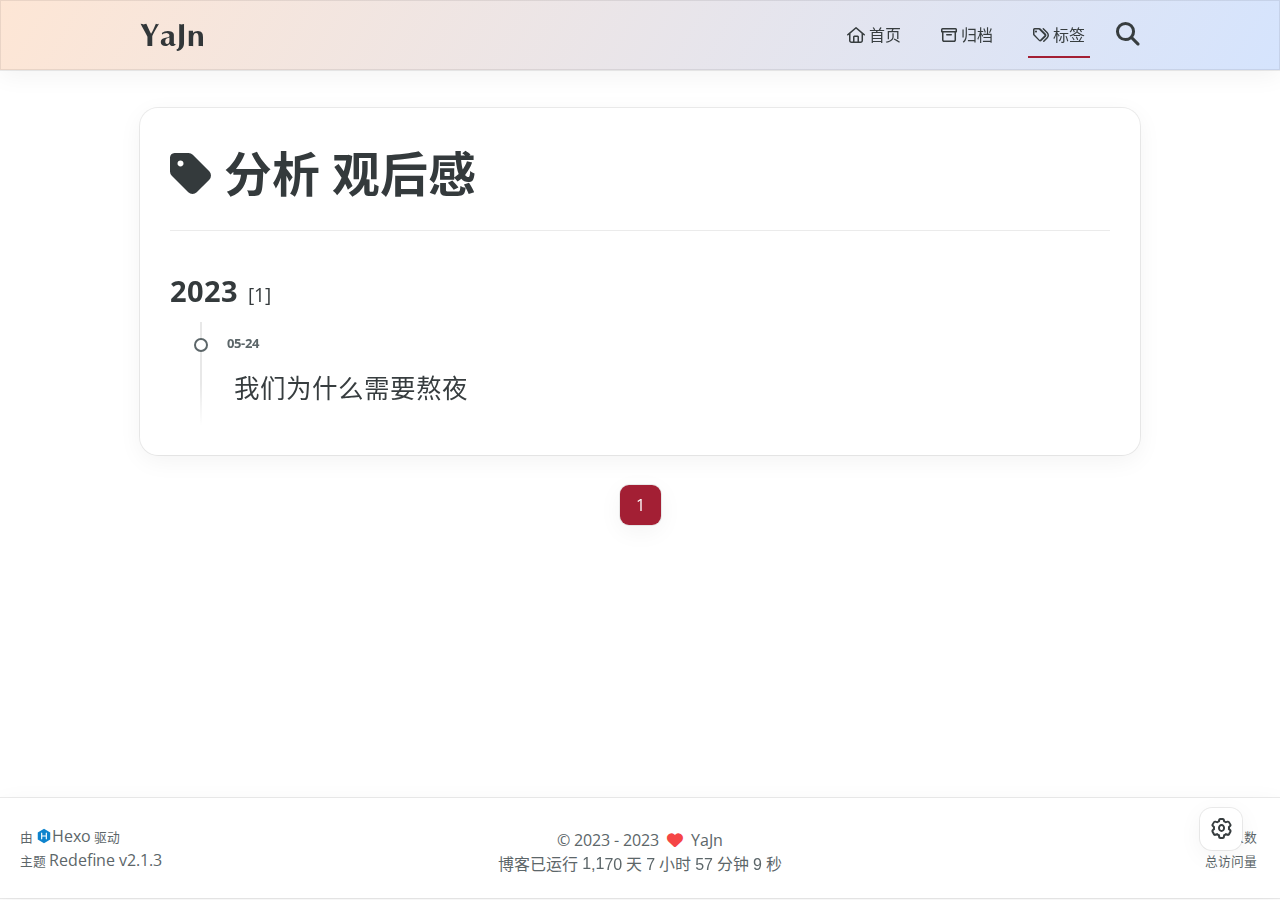
<file: tags/分析-观后感/index.html>
<!DOCTYPE html>
<html lang="zh-CN">
<head>
    <meta charset="utf-8">
    <meta name="viewport" content="width=device-width, initial-scale=1">
    <meta name="keywords" content="Hexo Theme Redefine">
    
    <meta name="author" content="YaJn">
    <!-- preconnect -->
    <link rel="preconnect" href="https://fonts.googleapis.com">
    <link rel="preconnect" href="https://fonts.gstatic.com" crossorigin>
    
    
    <!--- Seo Part-->
    
    <link rel="canonical" href="https://yajn.work/tags/分析-观后感/"/>
    <meta name="robots" content="index,follow">
    <meta name="googlebot" content="index,follow">
    <meta name="revisit-after" content="1 days">
    
        <meta name="description" content="anyone here?">
<meta property="og:type" content="website">
<meta property="og:title" content="Hexo">
<meta property="og:url" content="https://yajn.work/tags/%E5%88%86%E6%9E%90-%E8%A7%82%E5%90%8E%E6%84%9F/index.html">
<meta property="og:site_name" content="Hexo">
<meta property="og:description" content="anyone here?">
<meta property="og:locale" content="zh_CN">
<meta property="article:author" content="YaJn">
<meta name="twitter:card" content="summary">
    
    
    <!--- Icon Part-->
    <link rel="icon" type="image/png" href="/images/favicon.png" sizes="192x192">
    <link rel="apple-touch-icon" sizes="180x180" href="/images/favicon.png">
    <meta name="theme-color" content="#A31F34">
    <link rel="shortcut icon" href="/images/favicon.png">
    <!--- Page Info-->
    
    <title>
        
            标签: 分析 观后感 -
        
        YaJn
    </title>
    
<link rel="stylesheet" href="/css/style.css">

    
<link rel="stylesheet" href="/assets/fonts.css">

    <!--- Font Part-->
    
    
    
    

    <!--- Inject Part-->
    
    <script id="hexo-configurations">
    let Global = window.Global || {};
    Global.hexo_config = {"hostname":"yajn.work","root":"/","language":"zh-CN","path":"search.xml"};
    Global.theme_config = {"articles":{"style":{"font_size":"16px","line_height":1.5,"image_border_radius":"14px","image_alignment":"center","image_caption":false,"link_icon":true},"word_count":{"enable":true,"count":true,"min2read":true},"author_label":{"enable":false,"auto":false,"list":[]},"code_block":{"copy":true,"style":"simple","font":{"enable":false,"family":null,"url":null}},"toc":{"enable":true,"max_depth":3,"number":false,"expand":true,"init_open":true},"copyright":false,"lazyload":true,"recommendation":{"enable":false,"title":"推荐阅读","limit":3,"placeholder":"/images/wallhaven-wqery6-light.webp","skip_dirs":[]}},"colors":{"primary":"#A31F34","secondary":null},"global":{"fonts":{"chinese":{"enable":false,"family":null,"url":null},"english":{"enable":false,"family":null,"url":null}},"content_max_width":"1000px","sidebar_width":"210px","hover":{"shadow":true,"scale":false},"scroll_progress":{"bar":false,"percentage":true},"busuanzi_counter":{"enable":true,"site_pv":true,"site_uv":true,"post_pv":true},"pjax":true,"open_graph":true,"google_analytics":{"enable":false,"id":null}},"home_banner":{"enable":true,"style":"static","image":{"light":"/images/wallhaven-wqery6-light.png","dark":"/images/wallhaven-wqery6-dark.png"},"title":"YaJn 正在工作中","subtitle":{"text":[],"hitokoto":{"enable":false,"api":"https://v1.hitokoto.cn"},"typing_speed":100,"backing_speed":80,"starting_delay":500,"backing_delay":1500,"loop":true,"smart_backspace":true},"text_color":{"light":"#fff","dark":"#d1d1b6"},"text_style":{"title_size":"2.8rem","subtitle_size":"1.5rem","line_height":1.2},"custom_font":{"enable":false,"family":null,"url":null},"social_links":{"enable":false,"links":{"github":null,"instagram":null,"zhihu":null,"twitter":null,"email":null}}},"plugins":{"feed":{"enable":false},"aplayer":{"enable":false,"type":"fixed","audios":[{"name":null,"artist":null,"url":null,"cover":null}]},"mermaid":{"enable":true,"version":"9.3.0"}},"version":"2.1.3","navbar":{"auto_hide":true,"color":{"left":"#f78736","right":"#367df7","transparency":35},"links":{"Home":{"path":"/","icon":"fa-regular fa-house"},"Archives":{"path":"/archives","icon":"fa-regular fa-archive"},"Tags":{"path":"/tags","icon":"fa-regular fa-tags"}},"search":{"enable":true,"preload":true}},"page_templates":{"friends_column":2,"tags_style":"blur"},"home":{"sidebar":{"enable":true,"position":"left","first_item":"menu","announcement":null,"links":null},"article_date_format":"auto","categories":{"enable":true,"limit":3},"tags":{"enable":true,"limit":3}}};
    Global.language_ago = {"second":"%s 秒前","minute":"%s 分钟前","hour":"%s 小时前","day":"%s 天前","week":"%s 周前","month":"%s 个月前","year":"%s 年前"};
  </script>
    
    <!--- Fontawesome Part-->
    
<link rel="stylesheet" href="/fontawesome/fontawesome.min.css">

    
<link rel="stylesheet" href="/fontawesome/brands.min.css">

    
<link rel="stylesheet" href="/fontawesome/solid.min.css">

    
<link rel="stylesheet" href="/fontawesome/regular.min.css">

    
    
    
    
<meta name="generator" content="Hexo 6.3.0"></head>


<body>
<div class="progress-bar-container">
    

    
        <span class="pjax-progress-bar"></span>
        <span class="pjax-progress-icon">
            <i class="fa-solid fa-circle-notch fa-spin"></i>
        </span>
    
</div>


<main class="page-container">

    

    <div class="main-content-container">

        <div class="main-content-header">
            <header class="navbar-container">
    
    <div class="navbar-content">
        <div class="left">
            
            <a class="logo-title" href="/">
                
                YaJn
                
            </a>
        </div>

        <div class="right">
            <!-- PC -->
            <div class="desktop">
                <ul class="navbar-list">
                    
                        
                            <li class="navbar-item">
                                <!-- Menu -->
                                <a class="" 
                                    href="/"  >
                                    
                                        
                                            <i class="fa-regular fa-house"></i>
                                        
                                        首页
                                    
                                </a>
                                <!-- Submenu -->
                                
                            </li>
                    
                        
                            <li class="navbar-item">
                                <!-- Menu -->
                                <a class="" 
                                    href="/archives"  >
                                    
                                        
                                            <i class="fa-regular fa-archive"></i>
                                        
                                        归档
                                    
                                </a>
                                <!-- Submenu -->
                                
                            </li>
                    
                        
                            <li class="navbar-item">
                                <!-- Menu -->
                                <a class="active" 
                                    href="/tags"  >
                                    
                                        
                                            <i class="fa-regular fa-tags"></i>
                                        
                                        标签
                                    
                                </a>
                                <!-- Submenu -->
                                
                            </li>
                    
                    
                        <li class="navbar-item search search-popup-trigger">
                            <i class="fa-solid fa-magnifying-glass"></i>
                        </li>
                    
                </ul>
            </div>
            <!-- Mobile -->
            <div class="mobile">
                
                    <div class="icon-item search search-popup-trigger"><i class="fa-solid fa-magnifying-glass"></i></div>
                
                <div class="icon-item navbar-bar">
                    <div class="navbar-bar-middle"></div>
                </div>
            </div>
        </div>
    </div>

    <!-- Mobile drawer -->
    <div class="navbar-drawer">
        <ul class="drawer-navbar-list">
            
                
                    <li class="drawer-navbar-item flex-center">
                        <a class="" 
                        href="/"  >
                             
                                
                                    <i class="fa-regular fa-house"></i>
                                
                                首页
                            
                        </a>
                    </li>
                    <!-- Submenu -->
                    
            
                
                    <li class="drawer-navbar-item flex-center">
                        <a class="" 
                        href="/archives"  >
                             
                                
                                    <i class="fa-regular fa-archive"></i>
                                
                                归档
                            
                        </a>
                    </li>
                    <!-- Submenu -->
                    
            
                
                    <li class="drawer-navbar-item flex-center">
                        <a class="active" 
                        href="/tags"  >
                             
                                
                                    <i class="fa-regular fa-tags"></i>
                                
                                标签
                            
                        </a>
                    </li>
                    <!-- Submenu -->
                    
            

        </ul>
    </div>

    <div class="window-mask"></div>

</header>


        </div>

        <div class="main-content-body">

            

            <div class="main-content">

                
                    <div class="fade-in-down-animation">
    <div class="tag-container">
        <div class="tag-name"><i class="fa-solid fa-tag"></i>&nbsp;分析 观后感
        </div>
        <div class="tag-post-list">
            
<div class="archive-list-container">
    
        <section class="archive-item">
            <div class="archive-item-header">
                <span class="archive-year">2023</span>
                <span class="archive-year-post-count">[1]</span>
            </div>
            <ul class="article-list">
              
              <li class="article-item" date-is='05-24'>
                <a href="/2023/05/24/%E6%88%91%E4%BB%AC%E4%B8%BA%E4%BB%80%E4%B9%88%E9%9C%80%E8%A6%81%E7%86%AC%E5%A4%9C/">
                  <span class="article-title">我们为什么需要熬夜</span>
                </a>
              </li>
              
            </ul>
        </section>
    
</div>

        </div>
    </div>

    <div class="tag-paginator">
        <div class="paginator">
    <span class="page-number current">1</span>
</div>

    </div>
</div>


                

            </div>
            
            

        </div>

        <div class="main-content-footer">
            <footer class="footer">
    <div class="info-container">
        <div class="copyright-info">
            &copy;
            
              <span>2023</span>
              -
            
            2023&nbsp;&nbsp;<i class="fa-solid fa-heart fa-beat" style="--fa-animation-duration: 0.5s; color: #f54545"></i>&nbsp;&nbsp;<a href="/">YaJn</a>
        </div>
        
            <script async data-pjax src="//busuanzi.ibruce.info/busuanzi/2.3/busuanzi.pure.mini.js"></script>
            <div class="website-count info-item">
                
                    <span id="busuanzi_container_site_uv" class="busuanzi_container_site_uv">
                        访问人数&nbsp;<span id="busuanzi_value_site_uv" class="busuanzi_value_site_uv"></span>
                    </span>
                
                
                    <span id="busuanzi_container_site_pv" class="busuanzi_container_site_pv">
                        总访问量&nbsp;<span id="busuanzi_value_site_pv" class="busuanzi_value_site_pv"></span>
                    </span>
                
            </div>
        
        <div class="theme-info info-item">
            <span class="powered-by-container">由 <?xml version="1.0" encoding="utf-8"?><!DOCTYPE svg PUBLIC "-//W3C//DTD SVG 1.1//EN" "http://www.w3.org/Graphics/SVG/1.1/DTD/svg11.dtd"><svg version="1.1" id="圖層_1" xmlns="http://www.w3.org/2000/svg" xmlns:xlink="http://www.w3.org/1999/xlink" x="0px" y="0px" width="1rem" height="1rem" viewBox="0 0 512 512" enable-background="new 0 0 512 512" xml:space="preserve"><path fill="#0E83CD" d="M256.4,25.8l-200,115.5L56,371.5l199.6,114.7l200-115.5l0.4-230.2L256.4,25.8z M349,354.6l-18.4,10.7l-18.6-11V275H200v79.6l-18.4,10.7l-18.6-11v-197l18.5-10.6l18.5,10.8V237h112v-79.6l18.5-10.6l18.5,10.8V354.6z"/></svg><a target="_blank" href="https://hexo.io">Hexo</a> 驱动</span>
                <br>
            <span class="theme-version-container">主题&nbsp;<a class="theme-version" target="_blank" href="https://github.com/EvanNotFound/hexo-theme-redefine">Redefine v2.1.3</a>
        </div>
        
        
        
            <div id="start_div" style="display:none">
                2023/5/10 19:30:00
            </div>
            <div>
                博客已运行 <span class="odometer" id="runtime_days" ></span> 天 <span class="odometer" id="runtime_hours"></span> 小时 <span class="odometer" id="runtime_minutes"></span> 分钟 <span class="odometer" id="runtime_seconds"></span> 秒
            </div>
        
        
        
            <script async data-pjax>
                try {
                    function odometer_init() {
                    const elements = document.querySelectorAll('.odometer');
                    elements.forEach(el => {
                        new Odometer({
                            el,
                            format: '( ddd).dd',
                            duration: 200
                        });
                    });
                    }
                    odometer_init();
                } catch (error) {}
            </script>
        
        
        
    </div>  
</footer>
        </div>
    </div>

    

    <div class="right-side-tools-container">
        <div class="side-tools-container">
    <ul class="hidden-tools-list">
        <li class="right-bottom-tools tool-font-adjust-plus flex-center">
            <i class="fa-regular fa-magnifying-glass-plus"></i>
        </li>

        <li class="right-bottom-tools tool-font-adjust-minus flex-center">
            <i class="fa-regular fa-magnifying-glass-minus"></i>
        </li>

        <li class="right-bottom-tools tool-expand-width flex-center">
            <i class="fa-regular fa-expand"></i>
        </li>

        <li class="right-bottom-tools tool-dark-light-toggle flex-center">
            <i class="fa-regular fa-moon"></i>
        </li>

        <!-- rss -->
        

        

        <li class="right-bottom-tools tool-scroll-to-bottom flex-center">
            <i class="fa-regular fa-arrow-down"></i>
        </li>
    </ul>

    <ul class="visible-tools-list">
        <li class="right-bottom-tools toggle-tools-list flex-center">
            <i class="fa-regular fa-cog fa-spin"></i>
        </li>
        
            <li class="right-bottom-tools tool-scroll-to-top flex-center">
                <i class="arrow-up fas fa-arrow-up"></i>
                <span class="percent"></span>
            </li>
        
        
    </ul>
</div>

    </div>

    <div class="image-viewer-container">
    <img src="">
</div>


    
        <div class="search-pop-overlay">
    <div class="popup search-popup">
        <div class="search-header">
          <span class="search-input-field-pre">
            <i class="fa-solid fa-keyboard"></i>
          </span>
            <div class="search-input-container">
                <input autocomplete="off"
                       autocorrect="off"
                       autocapitalize="off"
                       placeholder="搜索..."
                       spellcheck="false"
                       type="search"
                       class="search-input"
                >
            </div>
            <span class="popup-btn-close">
                <i class="fa-solid fa-times"></i>
            </span>
        </div>
        <div id="search-result">
            <div id="no-result">
                <i class="fa-solid fa-spinner fa-spin-pulse fa-5x fa-fw"></i>
            </div>
        </div>
    </div>
</div>

    


</main>




<script src="/js/utils.js"></script>

<script src="/js/main.js"></script>

<script src="/js/layouts/navbarShrink.js"></script>

<script src="/js/tools/scrollTopBottom.js"></script>

<script src="/js/tools/lightDarkSwitch.js"></script>



    
<script src="/js/tools/localSearch.js"></script>




    
<script src="/js/tools/codeBlock.js"></script>




    
<script src="/js/layouts/lazyload.js"></script>




    
<script src="/js/tools/runtime.js"></script>

    
<script src="/js/layouts/odometer.min.js"></script>

    
<link rel="stylesheet" href="/assets/odometer-theme-minimal.css">




  
<script src="/js/libs/Typed.min.js"></script>

  
<script src="/js/plugins/typed.js"></script>




    
<script src="/js/libs/mermaid.min.js"></script>

    
<script src="/js/plugins/mermaid.js"></script>






<div class="post-scripts pjax">
    
</div>


    
<script src="/js/libs/pjax.min.js"></script>

<script>
    window.addEventListener('DOMContentLoaded', () => {
        window.pjax = new Pjax({
            selectors: [
                'head title',
                '.page-container',
                '.pjax',
            ],
            history: true,
            debug: false,
            cacheBust: false,
            timeout: 0,
            analytics: false,
            currentUrlFullReload: false,
            scrollRestoration: false,
            // scrollTo: true,
        });

        document.addEventListener('pjax:send', () => {
            Global.utils.pjaxProgressBarStart();
        });

        document.addEventListener('pjax:complete', () => {
            Global.utils.pjaxProgressBarEnd();
            window.pjax.executeScripts(document.querySelectorAll('script[data-pjax], .pjax script'));
            Global.refresh();
        });
    });
</script>




</body>
</html>
</file>
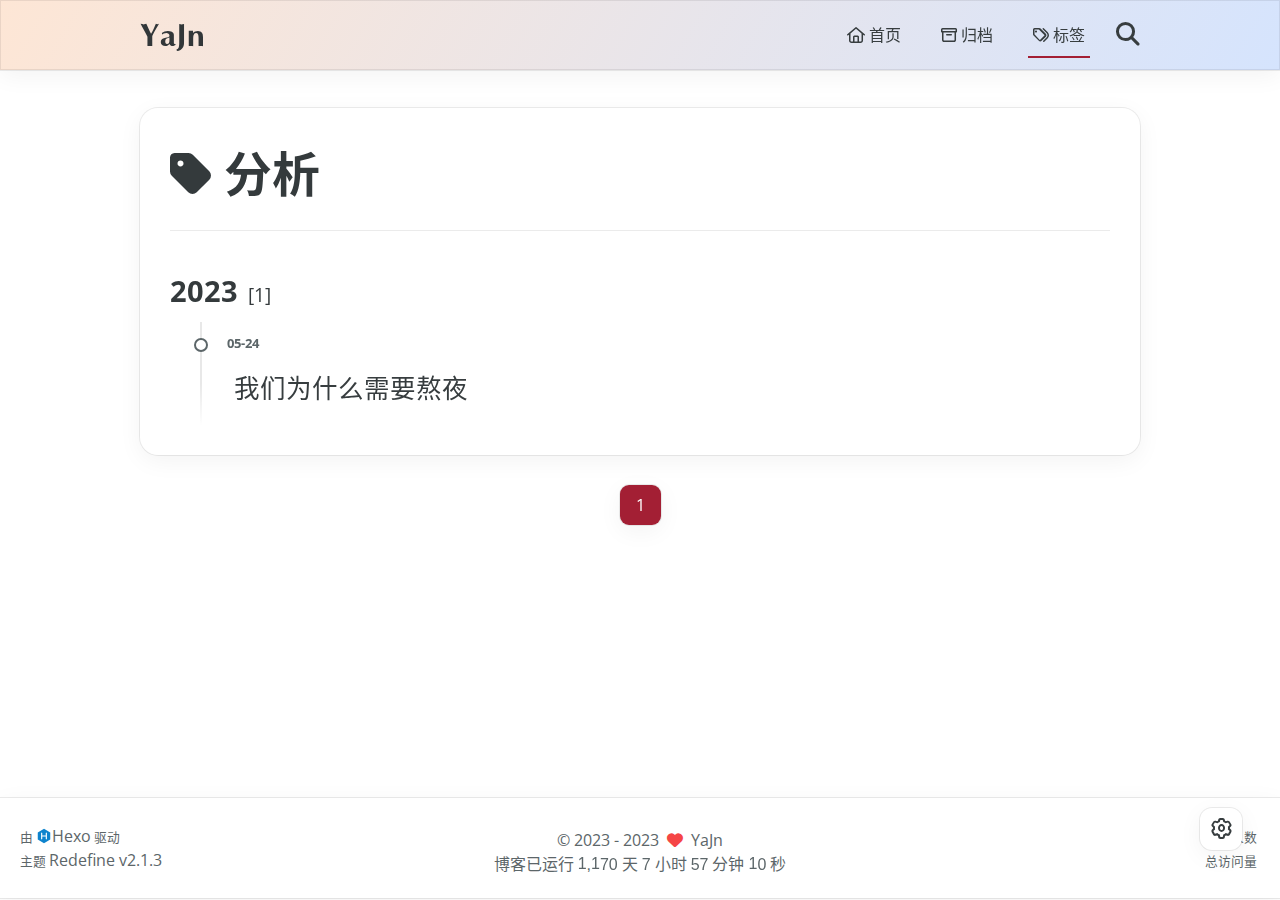
<file: tags/分析/index.html>
<!DOCTYPE html>
<html lang="zh-CN">
<head>
    <meta charset="utf-8">
    <meta name="viewport" content="width=device-width, initial-scale=1">
    <meta name="keywords" content="Hexo Theme Redefine">
    
    <meta name="author" content="YaJn">
    <!-- preconnect -->
    <link rel="preconnect" href="https://fonts.googleapis.com">
    <link rel="preconnect" href="https://fonts.gstatic.com" crossorigin>
    
    
    <!--- Seo Part-->
    
    <link rel="canonical" href="https://yajn.work/tags/分析/"/>
    <meta name="robots" content="index,follow">
    <meta name="googlebot" content="index,follow">
    <meta name="revisit-after" content="1 days">
    
        <meta name="description" content="anyone here?">
<meta property="og:type" content="website">
<meta property="og:title" content="Hexo">
<meta property="og:url" content="https://yajn.work/tags/%E5%88%86%E6%9E%90/index.html">
<meta property="og:site_name" content="Hexo">
<meta property="og:description" content="anyone here?">
<meta property="og:locale" content="zh_CN">
<meta property="article:author" content="YaJn">
<meta name="twitter:card" content="summary">
    
    
    <!--- Icon Part-->
    <link rel="icon" type="image/png" href="/images/favicon.png" sizes="192x192">
    <link rel="apple-touch-icon" sizes="180x180" href="/images/favicon.png">
    <meta name="theme-color" content="#A31F34">
    <link rel="shortcut icon" href="/images/favicon.png">
    <!--- Page Info-->
    
    <title>
        
            标签: 分析 -
        
        YaJn
    </title>
    
<link rel="stylesheet" href="/css/style.css">

    
<link rel="stylesheet" href="/assets/fonts.css">

    <!--- Font Part-->
    
    
    
    

    <!--- Inject Part-->
    
    <script id="hexo-configurations">
    let Global = window.Global || {};
    Global.hexo_config = {"hostname":"yajn.work","root":"/","language":"zh-CN","path":"search.xml"};
    Global.theme_config = {"articles":{"style":{"font_size":"16px","line_height":1.5,"image_border_radius":"14px","image_alignment":"center","image_caption":false,"link_icon":true},"word_count":{"enable":true,"count":true,"min2read":true},"author_label":{"enable":false,"auto":false,"list":[]},"code_block":{"copy":true,"style":"simple","font":{"enable":false,"family":null,"url":null}},"toc":{"enable":true,"max_depth":3,"number":false,"expand":true,"init_open":true},"copyright":false,"lazyload":true,"recommendation":{"enable":false,"title":"推荐阅读","limit":3,"placeholder":"/images/wallhaven-wqery6-light.webp","skip_dirs":[]}},"colors":{"primary":"#A31F34","secondary":null},"global":{"fonts":{"chinese":{"enable":false,"family":null,"url":null},"english":{"enable":false,"family":null,"url":null}},"content_max_width":"1000px","sidebar_width":"210px","hover":{"shadow":true,"scale":false},"scroll_progress":{"bar":false,"percentage":true},"busuanzi_counter":{"enable":true,"site_pv":true,"site_uv":true,"post_pv":true},"pjax":true,"open_graph":true,"google_analytics":{"enable":false,"id":null}},"home_banner":{"enable":true,"style":"static","image":{"light":"/images/wallhaven-wqery6-light.png","dark":"/images/wallhaven-wqery6-dark.png"},"title":"YaJn","subtitle":{"text":[],"hitokoto":{"enable":false,"api":"https://v1.hitokoto.cn"},"typing_speed":100,"backing_speed":80,"starting_delay":500,"backing_delay":1500,"loop":true,"smart_backspace":true},"text_color":{"light":"#fff","dark":"#d1d1b6"},"text_style":{"title_size":"2.8rem","subtitle_size":"1.5rem","line_height":1.2},"custom_font":{"enable":false,"family":null,"url":null},"social_links":{"enable":false,"links":{"github":null,"instagram":null,"zhihu":null,"twitter":null,"email":null}}},"plugins":{"feed":{"enable":false},"aplayer":{"enable":false,"type":"fixed","audios":[{"name":null,"artist":null,"url":null,"cover":null}]},"mermaid":{"enable":true,"version":"9.3.0"}},"version":"2.1.3","navbar":{"auto_hide":true,"color":{"left":"#f78736","right":"#367df7","transparency":35},"links":{"Home":{"path":"/","icon":"fa-regular fa-house"},"Archives":{"path":"/archives","icon":"fa-regular fa-archive"},"Tags":{"path":"/tags","icon":"fa-regular fa-tags"}},"search":{"enable":true,"preload":true}},"page_templates":{"friends_column":2,"tags_style":"blur"},"home":{"sidebar":{"enable":true,"position":"left","first_item":"menu","announcement":null,"links":null},"article_date_format":"auto","categories":{"enable":true,"limit":3},"tags":{"enable":true,"limit":3}}};
    Global.language_ago = {"second":"%s 秒前","minute":"%s 分钟前","hour":"%s 小时前","day":"%s 天前","week":"%s 周前","month":"%s 个月前","year":"%s 年前"};
  </script>
    
    <!--- Fontawesome Part-->
    
<link rel="stylesheet" href="/fontawesome/fontawesome.min.css">

    
<link rel="stylesheet" href="/fontawesome/brands.min.css">

    
<link rel="stylesheet" href="/fontawesome/solid.min.css">

    
<link rel="stylesheet" href="/fontawesome/regular.min.css">

    
    
    
    
<meta name="generator" content="Hexo 6.3.0"></head>


<body>
<div class="progress-bar-container">
    

    
        <span class="pjax-progress-bar"></span>
        <span class="pjax-progress-icon">
            <i class="fa-solid fa-circle-notch fa-spin"></i>
        </span>
    
</div>


<main class="page-container">

    

    <div class="main-content-container">

        <div class="main-content-header">
            <header class="navbar-container">
    
    <div class="navbar-content">
        <div class="left">
            
            <a class="logo-title" href="/">
                
                YaJn
                
            </a>
        </div>

        <div class="right">
            <!-- PC -->
            <div class="desktop">
                <ul class="navbar-list">
                    
                        
                            <li class="navbar-item">
                                <!-- Menu -->
                                <a class="" 
                                    href="/"  >
                                    
                                        
                                            <i class="fa-regular fa-house"></i>
                                        
                                        首页
                                    
                                </a>
                                <!-- Submenu -->
                                
                            </li>
                    
                        
                            <li class="navbar-item">
                                <!-- Menu -->
                                <a class="" 
                                    href="/archives"  >
                                    
                                        
                                            <i class="fa-regular fa-archive"></i>
                                        
                                        归档
                                    
                                </a>
                                <!-- Submenu -->
                                
                            </li>
                    
                        
                            <li class="navbar-item">
                                <!-- Menu -->
                                <a class="active" 
                                    href="/tags"  >
                                    
                                        
                                            <i class="fa-regular fa-tags"></i>
                                        
                                        标签
                                    
                                </a>
                                <!-- Submenu -->
                                
                            </li>
                    
                    
                        <li class="navbar-item search search-popup-trigger">
                            <i class="fa-solid fa-magnifying-glass"></i>
                        </li>
                    
                </ul>
            </div>
            <!-- Mobile -->
            <div class="mobile">
                
                    <div class="icon-item search search-popup-trigger"><i class="fa-solid fa-magnifying-glass"></i></div>
                
                <div class="icon-item navbar-bar">
                    <div class="navbar-bar-middle"></div>
                </div>
            </div>
        </div>
    </div>

    <!-- Mobile drawer -->
    <div class="navbar-drawer">
        <ul class="drawer-navbar-list">
            
                
                    <li class="drawer-navbar-item flex-center">
                        <a class="" 
                        href="/"  >
                             
                                
                                    <i class="fa-regular fa-house"></i>
                                
                                首页
                            
                        </a>
                    </li>
                    <!-- Submenu -->
                    
            
                
                    <li class="drawer-navbar-item flex-center">
                        <a class="" 
                        href="/archives"  >
                             
                                
                                    <i class="fa-regular fa-archive"></i>
                                
                                归档
                            
                        </a>
                    </li>
                    <!-- Submenu -->
                    
            
                
                    <li class="drawer-navbar-item flex-center">
                        <a class="active" 
                        href="/tags"  >
                             
                                
                                    <i class="fa-regular fa-tags"></i>
                                
                                标签
                            
                        </a>
                    </li>
                    <!-- Submenu -->
                    
            

        </ul>
    </div>

    <div class="window-mask"></div>

</header>


        </div>

        <div class="main-content-body">

            

            <div class="main-content">

                
                    <div class="fade-in-down-animation">
    <div class="tag-container">
        <div class="tag-name"><i class="fa-solid fa-tag"></i>&nbsp;分析
        </div>
        <div class="tag-post-list">
            
<div class="archive-list-container">
    
        <section class="archive-item">
            <div class="archive-item-header">
                <span class="archive-year">2023</span>
                <span class="archive-year-post-count">[1]</span>
            </div>
            <ul class="article-list">
              
              <li class="article-item" date-is='05-24'>
                <a href="/2023/05/24/%E6%88%91%E4%BB%AC%E4%B8%BA%E4%BB%80%E4%B9%88%E9%9C%80%E8%A6%81%E7%86%AC%E5%A4%9C/">
                  <span class="article-title">我们为什么需要熬夜</span>
                </a>
              </li>
              
            </ul>
        </section>
    
</div>

        </div>
    </div>

    <div class="tag-paginator">
        <div class="paginator">
    <span class="page-number current">1</span>
</div>

    </div>
</div>


                

            </div>
            
            

        </div>

        <div class="main-content-footer">
            <footer class="footer">
    <div class="info-container">
        <div class="copyright-info">
            &copy;
            
              <span>2023</span>
              -
            
            2023&nbsp;&nbsp;<i class="fa-solid fa-heart fa-beat" style="--fa-animation-duration: 0.5s; color: #f54545"></i>&nbsp;&nbsp;<a href="/">YaJn</a>
        </div>
        
            <script async data-pjax src="//busuanzi.ibruce.info/busuanzi/2.3/busuanzi.pure.mini.js"></script>
            <div class="website-count info-item">
                
                    <span id="busuanzi_container_site_uv" class="busuanzi_container_site_uv">
                        访问人数&nbsp;<span id="busuanzi_value_site_uv" class="busuanzi_value_site_uv"></span>
                    </span>
                
                
                    <span id="busuanzi_container_site_pv" class="busuanzi_container_site_pv">
                        总访问量&nbsp;<span id="busuanzi_value_site_pv" class="busuanzi_value_site_pv"></span>
                    </span>
                
            </div>
        
        <div class="theme-info info-item">
            <span class="powered-by-container">由 <?xml version="1.0" encoding="utf-8"?><!DOCTYPE svg PUBLIC "-//W3C//DTD SVG 1.1//EN" "http://www.w3.org/Graphics/SVG/1.1/DTD/svg11.dtd"><svg version="1.1" id="圖層_1" xmlns="http://www.w3.org/2000/svg" xmlns:xlink="http://www.w3.org/1999/xlink" x="0px" y="0px" width="1rem" height="1rem" viewBox="0 0 512 512" enable-background="new 0 0 512 512" xml:space="preserve"><path fill="#0E83CD" d="M256.4,25.8l-200,115.5L56,371.5l199.6,114.7l200-115.5l0.4-230.2L256.4,25.8z M349,354.6l-18.4,10.7l-18.6-11V275H200v79.6l-18.4,10.7l-18.6-11v-197l18.5-10.6l18.5,10.8V237h112v-79.6l18.5-10.6l18.5,10.8V354.6z"/></svg><a target="_blank" href="https://hexo.io">Hexo</a> 驱动</span>
                <br>
            <span class="theme-version-container">主题&nbsp;<a class="theme-version" target="_blank" href="https://github.com/EvanNotFound/hexo-theme-redefine">Redefine v2.1.3</a>
        </div>
        
        
        
            <div id="start_div" style="display:none">
                2023/5/10 19:30:00
            </div>
            <div>
                博客已运行 <span class="odometer" id="runtime_days" ></span> 天 <span class="odometer" id="runtime_hours"></span> 小时 <span class="odometer" id="runtime_minutes"></span> 分钟 <span class="odometer" id="runtime_seconds"></span> 秒
            </div>
        
        
        
            <script async data-pjax>
                try {
                    function odometer_init() {
                    const elements = document.querySelectorAll('.odometer');
                    elements.forEach(el => {
                        new Odometer({
                            el,
                            format: '( ddd).dd',
                            duration: 200
                        });
                    });
                    }
                    odometer_init();
                } catch (error) {}
            </script>
        
        
        
    </div>  
</footer>
        </div>
    </div>

    

    <div class="right-side-tools-container">
        <div class="side-tools-container">
    <ul class="hidden-tools-list">
        <li class="right-bottom-tools tool-font-adjust-plus flex-center">
            <i class="fa-regular fa-magnifying-glass-plus"></i>
        </li>

        <li class="right-bottom-tools tool-font-adjust-minus flex-center">
            <i class="fa-regular fa-magnifying-glass-minus"></i>
        </li>

        <li class="right-bottom-tools tool-expand-width flex-center">
            <i class="fa-regular fa-expand"></i>
        </li>

        <li class="right-bottom-tools tool-dark-light-toggle flex-center">
            <i class="fa-regular fa-moon"></i>
        </li>

        <!-- rss -->
        

        

        <li class="right-bottom-tools tool-scroll-to-bottom flex-center">
            <i class="fa-regular fa-arrow-down"></i>
        </li>
    </ul>

    <ul class="visible-tools-list">
        <li class="right-bottom-tools toggle-tools-list flex-center">
            <i class="fa-regular fa-cog fa-spin"></i>
        </li>
        
            <li class="right-bottom-tools tool-scroll-to-top flex-center">
                <i class="arrow-up fas fa-arrow-up"></i>
                <span class="percent"></span>
            </li>
        
        
    </ul>
</div>

    </div>

    <div class="image-viewer-container">
    <img src="">
</div>


    
        <div class="search-pop-overlay">
    <div class="popup search-popup">
        <div class="search-header">
          <span class="search-input-field-pre">
            <i class="fa-solid fa-keyboard"></i>
          </span>
            <div class="search-input-container">
                <input autocomplete="off"
                       autocorrect="off"
                       autocapitalize="off"
                       placeholder="搜索..."
                       spellcheck="false"
                       type="search"
                       class="search-input"
                >
            </div>
            <span class="popup-btn-close">
                <i class="fa-solid fa-times"></i>
            </span>
        </div>
        <div id="search-result">
            <div id="no-result">
                <i class="fa-solid fa-spinner fa-spin-pulse fa-5x fa-fw"></i>
            </div>
        </div>
    </div>
</div>

    


</main>




<script src="/js/utils.js"></script>

<script src="/js/main.js"></script>

<script src="/js/layouts/navbarShrink.js"></script>

<script src="/js/tools/scrollTopBottom.js"></script>

<script src="/js/tools/lightDarkSwitch.js"></script>



    
<script src="/js/tools/localSearch.js"></script>




    
<script src="/js/tools/codeBlock.js"></script>




    
<script src="/js/layouts/lazyload.js"></script>




    
<script src="/js/tools/runtime.js"></script>

    
<script src="/js/layouts/odometer.min.js"></script>

    
<link rel="stylesheet" href="/assets/odometer-theme-minimal.css">




  
<script src="/js/libs/Typed.min.js"></script>

  
<script src="/js/plugins/typed.js"></script>




    
<script src="/js/libs/mermaid.min.js"></script>

    
<script src="/js/plugins/mermaid.js"></script>






<div class="post-scripts pjax">
    
</div>


    
<script src="/js/libs/pjax.min.js"></script>

<script>
    window.addEventListener('DOMContentLoaded', () => {
        window.pjax = new Pjax({
            selectors: [
                'head title',
                '.page-container',
                '.pjax',
            ],
            history: true,
            debug: false,
            cacheBust: false,
            timeout: 0,
            analytics: false,
            currentUrlFullReload: false,
            scrollRestoration: false,
            // scrollTo: true,
        });

        document.addEventListener('pjax:send', () => {
            Global.utils.pjaxProgressBarStart();
        });

        document.addEventListener('pjax:complete', () => {
            Global.utils.pjaxProgressBarEnd();
            window.pjax.executeScripts(document.querySelectorAll('script[data-pjax], .pjax script'));
            Global.refresh();
        });
    });
</script>




</body>
</html>
</file>
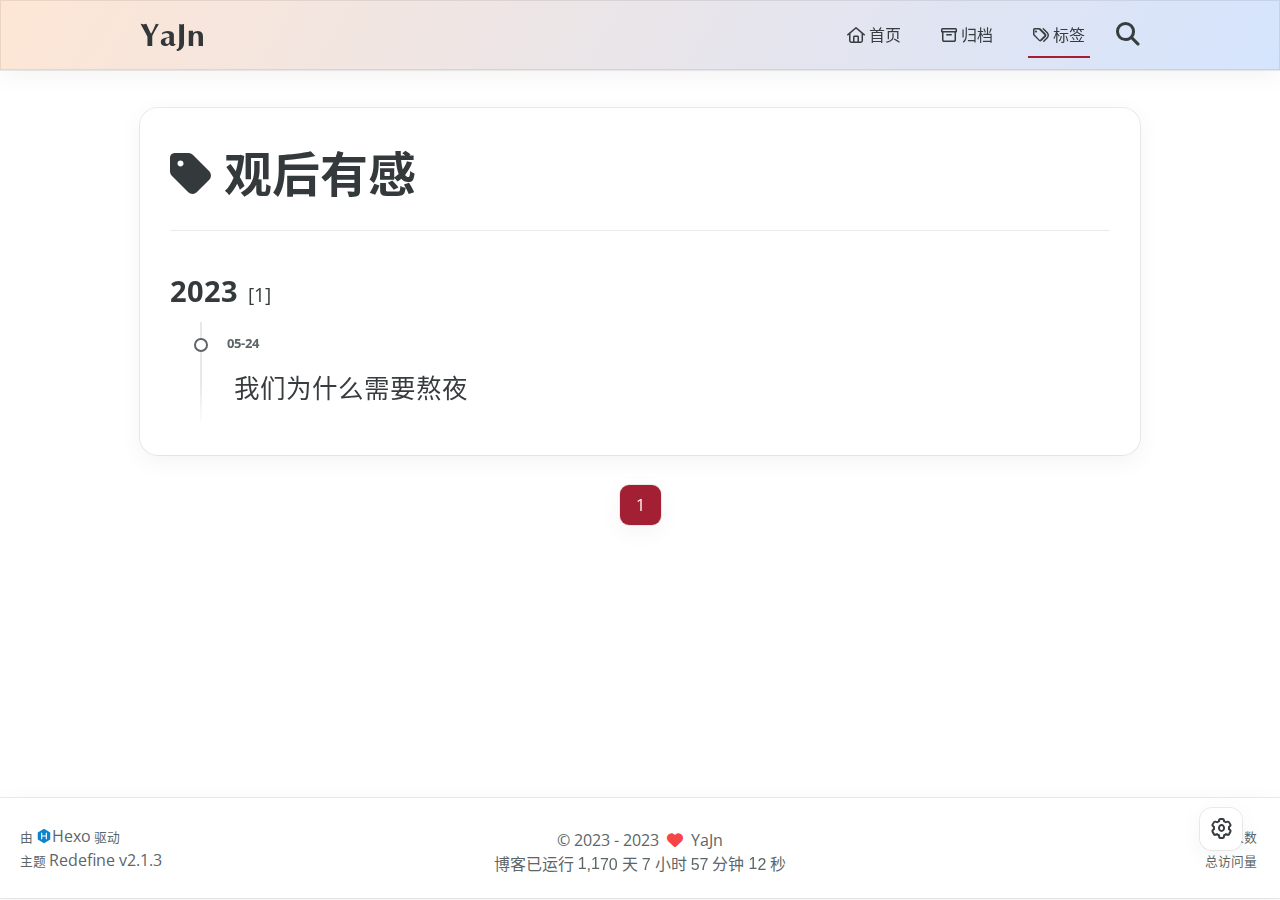
<file: tags/观后有感/index.html>
<!DOCTYPE html>
<html lang="zh-CN">
<head>
    <meta charset="utf-8">
    <meta name="viewport" content="width=device-width, initial-scale=1">
    <meta name="keywords" content="Hexo Theme Redefine">
    
    <meta name="author" content="YaJn">
    <!-- preconnect -->
    <link rel="preconnect" href="https://fonts.googleapis.com">
    <link rel="preconnect" href="https://fonts.gstatic.com" crossorigin>
    
    
    <!--- Seo Part-->
    
    <link rel="canonical" href="https://yajn.work/tags/观后有感/"/>
    <meta name="robots" content="index,follow">
    <meta name="googlebot" content="index,follow">
    <meta name="revisit-after" content="1 days">
    
        <meta name="description" content="anyone here?">
<meta property="og:type" content="website">
<meta property="og:title" content="Hexo">
<meta property="og:url" content="https://yajn.work/tags/%E8%A7%82%E5%90%8E%E6%9C%89%E6%84%9F/index.html">
<meta property="og:site_name" content="Hexo">
<meta property="og:description" content="anyone here?">
<meta property="og:locale" content="zh_CN">
<meta property="article:author" content="YaJn">
<meta name="twitter:card" content="summary">
    
    
    <!--- Icon Part-->
    <link rel="icon" type="image/png" href="/images/favicon.png" sizes="192x192">
    <link rel="apple-touch-icon" sizes="180x180" href="/images/favicon.png">
    <meta name="theme-color" content="#A31F34">
    <link rel="shortcut icon" href="/images/favicon.png">
    <!--- Page Info-->
    
    <title>
        
            标签: 观后有感 -
        
        YaJn
    </title>
    
<link rel="stylesheet" href="/css/style.css">

    
<link rel="stylesheet" href="/assets/fonts.css">

    <!--- Font Part-->
    
    
    
    

    <!--- Inject Part-->
    
    <script id="hexo-configurations">
    let Global = window.Global || {};
    Global.hexo_config = {"hostname":"yajn.work","root":"/","language":"zh-CN","path":"search.xml"};
    Global.theme_config = {"articles":{"style":{"font_size":"16px","line_height":1.5,"image_border_radius":"14px","image_alignment":"center","image_caption":false,"link_icon":true},"word_count":{"enable":true,"count":true,"min2read":true},"author_label":{"enable":false,"auto":false,"list":[]},"code_block":{"copy":true,"style":"simple","font":{"enable":false,"family":null,"url":null}},"toc":{"enable":true,"max_depth":3,"number":false,"expand":true,"init_open":true},"copyright":false,"lazyload":true,"recommendation":{"enable":false,"title":"推荐阅读","limit":3,"placeholder":"/images/wallhaven-wqery6-light.webp","skip_dirs":[]}},"colors":{"primary":"#A31F34","secondary":null},"global":{"fonts":{"chinese":{"enable":false,"family":null,"url":null},"english":{"enable":false,"family":null,"url":null}},"content_max_width":"1000px","sidebar_width":"210px","hover":{"shadow":true,"scale":false},"scroll_progress":{"bar":false,"percentage":true},"busuanzi_counter":{"enable":true,"site_pv":true,"site_uv":true,"post_pv":true},"pjax":true,"open_graph":true,"google_analytics":{"enable":false,"id":null}},"home_banner":{"enable":true,"style":"static","image":{"light":"/images/wallhaven-wqery6-light.png","dark":"/images/wallhaven-wqery6-dark.png"},"title":"YaJn","subtitle":{"text":[],"hitokoto":{"enable":false,"api":"https://v1.hitokoto.cn"},"typing_speed":100,"backing_speed":80,"starting_delay":500,"backing_delay":1500,"loop":true,"smart_backspace":true},"text_color":{"light":"#fff","dark":"#d1d1b6"},"text_style":{"title_size":"2.8rem","subtitle_size":"1.5rem","line_height":1.2},"custom_font":{"enable":false,"family":null,"url":null},"social_links":{"enable":false,"links":{"github":null,"instagram":null,"zhihu":null,"twitter":null,"email":null}}},"plugins":{"feed":{"enable":false},"aplayer":{"enable":false,"type":"fixed","audios":[{"name":null,"artist":null,"url":null,"cover":null}]},"mermaid":{"enable":true,"version":"9.3.0"}},"version":"2.1.3","navbar":{"auto_hide":true,"color":{"left":"#f78736","right":"#367df7","transparency":35},"links":{"Home":{"path":"/","icon":"fa-regular fa-house"},"Archives":{"path":"/archives","icon":"fa-regular fa-archive"},"Tags":{"path":"/tags","icon":"fa-regular fa-tags"}},"search":{"enable":true,"preload":true}},"page_templates":{"friends_column":2,"tags_style":"blur"},"home":{"sidebar":{"enable":true,"position":"left","first_item":"menu","announcement":null,"links":null},"article_date_format":"auto","categories":{"enable":true,"limit":3},"tags":{"enable":true,"limit":3}}};
    Global.language_ago = {"second":"%s 秒前","minute":"%s 分钟前","hour":"%s 小时前","day":"%s 天前","week":"%s 周前","month":"%s 个月前","year":"%s 年前"};
  </script>
    
    <!--- Fontawesome Part-->
    
<link rel="stylesheet" href="/fontawesome/fontawesome.min.css">

    
<link rel="stylesheet" href="/fontawesome/brands.min.css">

    
<link rel="stylesheet" href="/fontawesome/solid.min.css">

    
<link rel="stylesheet" href="/fontawesome/regular.min.css">

    
    
    
    
<meta name="generator" content="Hexo 6.3.0"></head>


<body>
<div class="progress-bar-container">
    

    
        <span class="pjax-progress-bar"></span>
        <span class="pjax-progress-icon">
            <i class="fa-solid fa-circle-notch fa-spin"></i>
        </span>
    
</div>


<main class="page-container">

    

    <div class="main-content-container">

        <div class="main-content-header">
            <header class="navbar-container">
    
    <div class="navbar-content">
        <div class="left">
            
            <a class="logo-title" href="/">
                
                YaJn
                
            </a>
        </div>

        <div class="right">
            <!-- PC -->
            <div class="desktop">
                <ul class="navbar-list">
                    
                        
                            <li class="navbar-item">
                                <!-- Menu -->
                                <a class="" 
                                    href="/"  >
                                    
                                        
                                            <i class="fa-regular fa-house"></i>
                                        
                                        首页
                                    
                                </a>
                                <!-- Submenu -->
                                
                            </li>
                    
                        
                            <li class="navbar-item">
                                <!-- Menu -->
                                <a class="" 
                                    href="/archives"  >
                                    
                                        
                                            <i class="fa-regular fa-archive"></i>
                                        
                                        归档
                                    
                                </a>
                                <!-- Submenu -->
                                
                            </li>
                    
                        
                            <li class="navbar-item">
                                <!-- Menu -->
                                <a class="active" 
                                    href="/tags"  >
                                    
                                        
                                            <i class="fa-regular fa-tags"></i>
                                        
                                        标签
                                    
                                </a>
                                <!-- Submenu -->
                                
                            </li>
                    
                    
                        <li class="navbar-item search search-popup-trigger">
                            <i class="fa-solid fa-magnifying-glass"></i>
                        </li>
                    
                </ul>
            </div>
            <!-- Mobile -->
            <div class="mobile">
                
                    <div class="icon-item search search-popup-trigger"><i class="fa-solid fa-magnifying-glass"></i></div>
                
                <div class="icon-item navbar-bar">
                    <div class="navbar-bar-middle"></div>
                </div>
            </div>
        </div>
    </div>

    <!-- Mobile drawer -->
    <div class="navbar-drawer">
        <ul class="drawer-navbar-list">
            
                
                    <li class="drawer-navbar-item flex-center">
                        <a class="" 
                        href="/"  >
                             
                                
                                    <i class="fa-regular fa-house"></i>
                                
                                首页
                            
                        </a>
                    </li>
                    <!-- Submenu -->
                    
            
                
                    <li class="drawer-navbar-item flex-center">
                        <a class="" 
                        href="/archives"  >
                             
                                
                                    <i class="fa-regular fa-archive"></i>
                                
                                归档
                            
                        </a>
                    </li>
                    <!-- Submenu -->
                    
            
                
                    <li class="drawer-navbar-item flex-center">
                        <a class="active" 
                        href="/tags"  >
                             
                                
                                    <i class="fa-regular fa-tags"></i>
                                
                                标签
                            
                        </a>
                    </li>
                    <!-- Submenu -->
                    
            

        </ul>
    </div>

    <div class="window-mask"></div>

</header>


        </div>

        <div class="main-content-body">

            

            <div class="main-content">

                
                    <div class="fade-in-down-animation">
    <div class="tag-container">
        <div class="tag-name"><i class="fa-solid fa-tag"></i>&nbsp;观后有感
        </div>
        <div class="tag-post-list">
            
<div class="archive-list-container">
    
        <section class="archive-item">
            <div class="archive-item-header">
                <span class="archive-year">2023</span>
                <span class="archive-year-post-count">[1]</span>
            </div>
            <ul class="article-list">
              
              <li class="article-item" date-is='05-24'>
                <a href="/2023/05/24/%E6%88%91%E4%BB%AC%E4%B8%BA%E4%BB%80%E4%B9%88%E9%9C%80%E8%A6%81%E7%86%AC%E5%A4%9C/">
                  <span class="article-title">我们为什么需要熬夜</span>
                </a>
              </li>
              
            </ul>
        </section>
    
</div>

        </div>
    </div>

    <div class="tag-paginator">
        <div class="paginator">
    <span class="page-number current">1</span>
</div>

    </div>
</div>


                

            </div>
            
            

        </div>

        <div class="main-content-footer">
            <footer class="footer">
    <div class="info-container">
        <div class="copyright-info">
            &copy;
            
              <span>2023</span>
              -
            
            2023&nbsp;&nbsp;<i class="fa-solid fa-heart fa-beat" style="--fa-animation-duration: 0.5s; color: #f54545"></i>&nbsp;&nbsp;<a href="/">YaJn</a>
        </div>
        
            <script async data-pjax src="//busuanzi.ibruce.info/busuanzi/2.3/busuanzi.pure.mini.js"></script>
            <div class="website-count info-item">
                
                    <span id="busuanzi_container_site_uv" class="busuanzi_container_site_uv">
                        访问人数&nbsp;<span id="busuanzi_value_site_uv" class="busuanzi_value_site_uv"></span>
                    </span>
                
                
                    <span id="busuanzi_container_site_pv" class="busuanzi_container_site_pv">
                        总访问量&nbsp;<span id="busuanzi_value_site_pv" class="busuanzi_value_site_pv"></span>
                    </span>
                
            </div>
        
        <div class="theme-info info-item">
            <span class="powered-by-container">由 <?xml version="1.0" encoding="utf-8"?><!DOCTYPE svg PUBLIC "-//W3C//DTD SVG 1.1//EN" "http://www.w3.org/Graphics/SVG/1.1/DTD/svg11.dtd"><svg version="1.1" id="圖層_1" xmlns="http://www.w3.org/2000/svg" xmlns:xlink="http://www.w3.org/1999/xlink" x="0px" y="0px" width="1rem" height="1rem" viewBox="0 0 512 512" enable-background="new 0 0 512 512" xml:space="preserve"><path fill="#0E83CD" d="M256.4,25.8l-200,115.5L56,371.5l199.6,114.7l200-115.5l0.4-230.2L256.4,25.8z M349,354.6l-18.4,10.7l-18.6-11V275H200v79.6l-18.4,10.7l-18.6-11v-197l18.5-10.6l18.5,10.8V237h112v-79.6l18.5-10.6l18.5,10.8V354.6z"/></svg><a target="_blank" href="https://hexo.io">Hexo</a> 驱动</span>
                <br>
            <span class="theme-version-container">主题&nbsp;<a class="theme-version" target="_blank" href="https://github.com/EvanNotFound/hexo-theme-redefine">Redefine v2.1.3</a>
        </div>
        
        
        
            <div id="start_div" style="display:none">
                2023/5/10 19:30:00
            </div>
            <div>
                博客已运行 <span class="odometer" id="runtime_days" ></span> 天 <span class="odometer" id="runtime_hours"></span> 小时 <span class="odometer" id="runtime_minutes"></span> 分钟 <span class="odometer" id="runtime_seconds"></span> 秒
            </div>
        
        
        
            <script async data-pjax>
                try {
                    function odometer_init() {
                    const elements = document.querySelectorAll('.odometer');
                    elements.forEach(el => {
                        new Odometer({
                            el,
                            format: '( ddd).dd',
                            duration: 200
                        });
                    });
                    }
                    odometer_init();
                } catch (error) {}
            </script>
        
        
        
    </div>  
</footer>
        </div>
    </div>

    

    <div class="right-side-tools-container">
        <div class="side-tools-container">
    <ul class="hidden-tools-list">
        <li class="right-bottom-tools tool-font-adjust-plus flex-center">
            <i class="fa-regular fa-magnifying-glass-plus"></i>
        </li>

        <li class="right-bottom-tools tool-font-adjust-minus flex-center">
            <i class="fa-regular fa-magnifying-glass-minus"></i>
        </li>

        <li class="right-bottom-tools tool-expand-width flex-center">
            <i class="fa-regular fa-expand"></i>
        </li>

        <li class="right-bottom-tools tool-dark-light-toggle flex-center">
            <i class="fa-regular fa-moon"></i>
        </li>

        <!-- rss -->
        

        

        <li class="right-bottom-tools tool-scroll-to-bottom flex-center">
            <i class="fa-regular fa-arrow-down"></i>
        </li>
    </ul>

    <ul class="visible-tools-list">
        <li class="right-bottom-tools toggle-tools-list flex-center">
            <i class="fa-regular fa-cog fa-spin"></i>
        </li>
        
            <li class="right-bottom-tools tool-scroll-to-top flex-center">
                <i class="arrow-up fas fa-arrow-up"></i>
                <span class="percent"></span>
            </li>
        
        
    </ul>
</div>

    </div>

    <div class="image-viewer-container">
    <img src="">
</div>


    
        <div class="search-pop-overlay">
    <div class="popup search-popup">
        <div class="search-header">
          <span class="search-input-field-pre">
            <i class="fa-solid fa-keyboard"></i>
          </span>
            <div class="search-input-container">
                <input autocomplete="off"
                       autocorrect="off"
                       autocapitalize="off"
                       placeholder="搜索..."
                       spellcheck="false"
                       type="search"
                       class="search-input"
                >
            </div>
            <span class="popup-btn-close">
                <i class="fa-solid fa-times"></i>
            </span>
        </div>
        <div id="search-result">
            <div id="no-result">
                <i class="fa-solid fa-spinner fa-spin-pulse fa-5x fa-fw"></i>
            </div>
        </div>
    </div>
</div>

    


</main>




<script src="/js/utils.js"></script>

<script src="/js/main.js"></script>

<script src="/js/layouts/navbarShrink.js"></script>

<script src="/js/tools/scrollTopBottom.js"></script>

<script src="/js/tools/lightDarkSwitch.js"></script>



    
<script src="/js/tools/localSearch.js"></script>




    
<script src="/js/tools/codeBlock.js"></script>




    
<script src="/js/layouts/lazyload.js"></script>




    
<script src="/js/tools/runtime.js"></script>

    
<script src="/js/layouts/odometer.min.js"></script>

    
<link rel="stylesheet" href="/assets/odometer-theme-minimal.css">




  
<script src="/js/libs/Typed.min.js"></script>

  
<script src="/js/plugins/typed.js"></script>




    
<script src="/js/libs/mermaid.min.js"></script>

    
<script src="/js/plugins/mermaid.js"></script>






<div class="post-scripts pjax">
    
</div>


    
<script src="/js/libs/pjax.min.js"></script>

<script>
    window.addEventListener('DOMContentLoaded', () => {
        window.pjax = new Pjax({
            selectors: [
                'head title',
                '.page-container',
                '.pjax',
            ],
            history: true,
            debug: false,
            cacheBust: false,
            timeout: 0,
            analytics: false,
            currentUrlFullReload: false,
            scrollRestoration: false,
            // scrollTo: true,
        });

        document.addEventListener('pjax:send', () => {
            Global.utils.pjaxProgressBarStart();
        });

        document.addEventListener('pjax:complete', () => {
            Global.utils.pjaxProgressBarEnd();
            window.pjax.executeScripts(document.querySelectorAll('script[data-pjax], .pjax script'));
            Global.refresh();
        });
    });
</script>




</body>
</html>
</file>
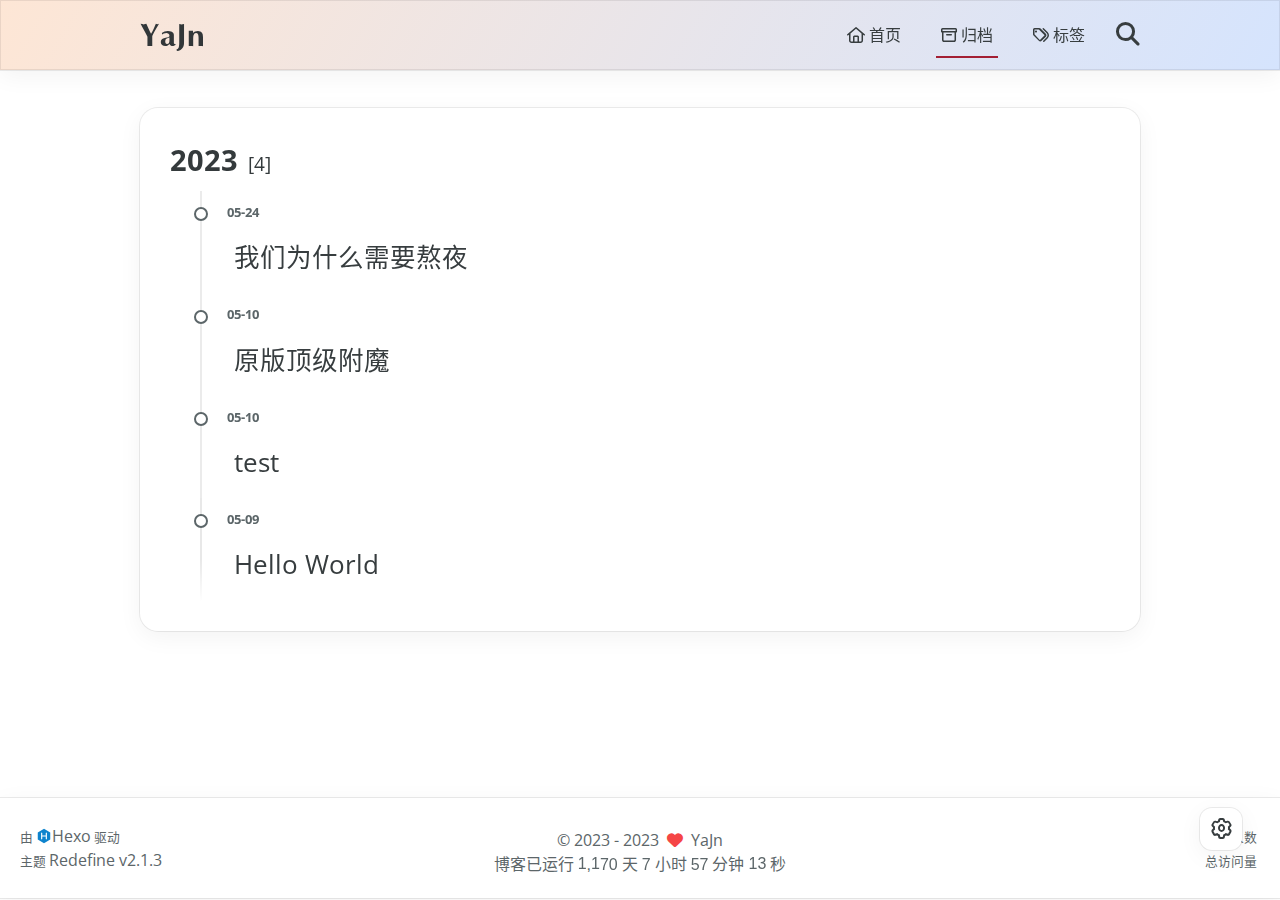
<file: archives/2023/05/index.html>
<!DOCTYPE html>
<html lang="zh-CN">
<head>
    <meta charset="utf-8">
    <meta name="viewport" content="width=device-width, initial-scale=1">
    <meta name="keywords" content="Hexo Theme Redefine">
    
    <meta name="author" content="YaJn">
    <!-- preconnect -->
    <link rel="preconnect" href="https://fonts.googleapis.com">
    <link rel="preconnect" href="https://fonts.gstatic.com" crossorigin>
    
    
    <!--- Seo Part-->
    
    <link rel="canonical" href="https://yajn.work/archives/2023/05/"/>
    <meta name="robots" content="index,follow">
    <meta name="googlebot" content="index,follow">
    <meta name="revisit-after" content="1 days">
    
        <meta name="description" content="anyone here?">
<meta property="og:type" content="website">
<meta property="og:title" content="Hexo">
<meta property="og:url" content="https://yajn.work/archives/2023/05/index.html">
<meta property="og:site_name" content="Hexo">
<meta property="og:description" content="anyone here?">
<meta property="og:locale" content="zh_CN">
<meta property="article:author" content="YaJn">
<meta name="twitter:card" content="summary">
    
    
    <!--- Icon Part-->
    <link rel="icon" type="image/png" href="/images/favicon.png" sizes="192x192">
    <link rel="apple-touch-icon" sizes="180x180" href="/images/favicon.png">
    <meta name="theme-color" content="#A31F34">
    <link rel="shortcut icon" href="/images/favicon.png">
    <!--- Page Info-->
    
    <title>
        
            归档: 2023/5 -
        
        YaJn
    </title>
    
<link rel="stylesheet" href="/css/style.css">

    
<link rel="stylesheet" href="/assets/fonts.css">

    <!--- Font Part-->
    
    
    
    

    <!--- Inject Part-->
    
    <script id="hexo-configurations">
    let Global = window.Global || {};
    Global.hexo_config = {"hostname":"yajn.work","root":"/","language":"zh-CN","path":"search.xml"};
    Global.theme_config = {"articles":{"style":{"font_size":"16px","line_height":1.5,"image_border_radius":"14px","image_alignment":"center","image_caption":false,"link_icon":true},"word_count":{"enable":true,"count":true,"min2read":true},"author_label":{"enable":false,"auto":false,"list":[]},"code_block":{"copy":true,"style":"simple","font":{"enable":false,"family":null,"url":null}},"toc":{"enable":true,"max_depth":3,"number":false,"expand":true,"init_open":true},"copyright":false,"lazyload":true,"recommendation":{"enable":false,"title":"推荐阅读","limit":3,"placeholder":"/images/wallhaven-wqery6-light.webp","skip_dirs":[]}},"colors":{"primary":"#A31F34","secondary":null},"global":{"fonts":{"chinese":{"enable":false,"family":null,"url":null},"english":{"enable":false,"family":null,"url":null}},"content_max_width":"1000px","sidebar_width":"210px","hover":{"shadow":true,"scale":false},"scroll_progress":{"bar":false,"percentage":true},"busuanzi_counter":{"enable":true,"site_pv":true,"site_uv":true,"post_pv":true},"pjax":true,"open_graph":true,"google_analytics":{"enable":false,"id":null}},"home_banner":{"enable":true,"style":"static","image":{"light":"/images/wallhaven-wqery6-light.png","dark":"/images/wallhaven-wqery6-dark.png"},"title":"YaJn","subtitle":{"text":[],"hitokoto":{"enable":false,"api":"https://v1.hitokoto.cn"},"typing_speed":100,"backing_speed":80,"starting_delay":500,"backing_delay":1500,"loop":true,"smart_backspace":true},"text_color":{"light":"#fff","dark":"#d1d1b6"},"text_style":{"title_size":"2.8rem","subtitle_size":"1.5rem","line_height":1.2},"custom_font":{"enable":false,"family":null,"url":null},"social_links":{"enable":false,"links":{"github":null,"instagram":null,"zhihu":null,"twitter":null,"email":null}}},"plugins":{"feed":{"enable":false},"aplayer":{"enable":false,"type":"fixed","audios":[{"name":null,"artist":null,"url":null,"cover":null}]},"mermaid":{"enable":true,"version":"9.3.0"}},"version":"2.1.3","navbar":{"auto_hide":true,"color":{"left":"#f78736","right":"#367df7","transparency":35},"links":{"Home":{"path":"/","icon":"fa-regular fa-house"},"Archives":{"path":"/archives","icon":"fa-regular fa-archive"},"Tags":{"path":"/tags","icon":"fa-regular fa-tags"}},"search":{"enable":true,"preload":true}},"page_templates":{"friends_column":2,"tags_style":"blur"},"home":{"sidebar":{"enable":true,"position":"left","first_item":"menu","announcement":null,"links":null},"article_date_format":"auto","categories":{"enable":true,"limit":3},"tags":{"enable":true,"limit":3}}};
    Global.language_ago = {"second":"%s 秒前","minute":"%s 分钟前","hour":"%s 小时前","day":"%s 天前","week":"%s 周前","month":"%s 个月前","year":"%s 年前"};
  </script>
    
    <!--- Fontawesome Part-->
    
<link rel="stylesheet" href="/fontawesome/fontawesome.min.css">

    
<link rel="stylesheet" href="/fontawesome/brands.min.css">

    
<link rel="stylesheet" href="/fontawesome/solid.min.css">

    
<link rel="stylesheet" href="/fontawesome/regular.min.css">

    
    
    
    
<meta name="generator" content="Hexo 6.3.0"></head>


<body>
<div class="progress-bar-container">
    

    
        <span class="pjax-progress-bar"></span>
        <span class="pjax-progress-icon">
            <i class="fa-solid fa-circle-notch fa-spin"></i>
        </span>
    
</div>


<main class="page-container">

    

    <div class="main-content-container">

        <div class="main-content-header">
            <header class="navbar-container">
    
    <div class="navbar-content">
        <div class="left">
            
            <a class="logo-title" href="/">
                
                YaJn
                
            </a>
        </div>

        <div class="right">
            <!-- PC -->
            <div class="desktop">
                <ul class="navbar-list">
                    
                        
                            <li class="navbar-item">
                                <!-- Menu -->
                                <a class="" 
                                    href="/"  >
                                    
                                        
                                            <i class="fa-regular fa-house"></i>
                                        
                                        首页
                                    
                                </a>
                                <!-- Submenu -->
                                
                            </li>
                    
                        
                            <li class="navbar-item">
                                <!-- Menu -->
                                <a class="active" 
                                    href="/archives"  >
                                    
                                        
                                            <i class="fa-regular fa-archive"></i>
                                        
                                        归档
                                    
                                </a>
                                <!-- Submenu -->
                                
                            </li>
                    
                        
                            <li class="navbar-item">
                                <!-- Menu -->
                                <a class="" 
                                    href="/tags"  >
                                    
                                        
                                            <i class="fa-regular fa-tags"></i>
                                        
                                        标签
                                    
                                </a>
                                <!-- Submenu -->
                                
                            </li>
                    
                    
                        <li class="navbar-item search search-popup-trigger">
                            <i class="fa-solid fa-magnifying-glass"></i>
                        </li>
                    
                </ul>
            </div>
            <!-- Mobile -->
            <div class="mobile">
                
                    <div class="icon-item search search-popup-trigger"><i class="fa-solid fa-magnifying-glass"></i></div>
                
                <div class="icon-item navbar-bar">
                    <div class="navbar-bar-middle"></div>
                </div>
            </div>
        </div>
    </div>

    <!-- Mobile drawer -->
    <div class="navbar-drawer">
        <ul class="drawer-navbar-list">
            
                
                    <li class="drawer-navbar-item flex-center">
                        <a class="" 
                        href="/"  >
                             
                                
                                    <i class="fa-regular fa-house"></i>
                                
                                首页
                            
                        </a>
                    </li>
                    <!-- Submenu -->
                    
            
                
                    <li class="drawer-navbar-item flex-center">
                        <a class="active" 
                        href="/archives"  >
                             
                                
                                    <i class="fa-regular fa-archive"></i>
                                
                                归档
                            
                        </a>
                    </li>
                    <!-- Submenu -->
                    
            
                
                    <li class="drawer-navbar-item flex-center">
                        <a class="" 
                        href="/tags"  >
                             
                                
                                    <i class="fa-regular fa-tags"></i>
                                
                                标签
                            
                        </a>
                    </li>
                    <!-- Submenu -->
                    
            

        </ul>
    </div>

    <div class="window-mask"></div>

</header>


        </div>

        <div class="main-content-body">

            

            <div class="main-content">

                
                    <div class="fade-in-down-animation">
    <div class="archive-container ">
        
<div class="archive-list-container">
    
        <section class="archive-item">
            <div class="archive-item-header">
                <span class="archive-year">2023</span>
                <span class="archive-year-post-count">[4]</span>
            </div>
            <ul class="article-list">
              
              <li class="article-item" date-is='05-24'>
                <a href="/2023/05/24/%E6%88%91%E4%BB%AC%E4%B8%BA%E4%BB%80%E4%B9%88%E9%9C%80%E8%A6%81%E7%86%AC%E5%A4%9C/">
                  <span class="article-title">我们为什么需要熬夜</span>
                </a>
              </li>
              
              <li class="article-item" date-is='05-10'>
                <a href="/2023/05/10/%E5%8E%9F%E7%89%88%E9%A1%B6%E7%BA%A7%E9%99%84%E9%AD%94/">
                  <span class="article-title">原版顶级附魔</span>
                </a>
              </li>
              
              <li class="article-item" date-is='05-10'>
                <a href="/2023/05/10/test/">
                  <span class="article-title">test</span>
                </a>
              </li>
              
              <li class="article-item" date-is='05-09'>
                <a href="/2023/05/09/hello-world/">
                  <span class="article-title">Hello World</span>
                </a>
              </li>
              
            </ul>
        </section>
    
</div>

    </div>
</div>

                

            </div>
            
            

        </div>

        <div class="main-content-footer">
            <footer class="footer">
    <div class="info-container">
        <div class="copyright-info">
            &copy;
            
              <span>2023</span>
              -
            
            2023&nbsp;&nbsp;<i class="fa-solid fa-heart fa-beat" style="--fa-animation-duration: 0.5s; color: #f54545"></i>&nbsp;&nbsp;<a href="/">YaJn</a>
        </div>
        
            <script async data-pjax src="//busuanzi.ibruce.info/busuanzi/2.3/busuanzi.pure.mini.js"></script>
            <div class="website-count info-item">
                
                    <span id="busuanzi_container_site_uv" class="busuanzi_container_site_uv">
                        访问人数&nbsp;<span id="busuanzi_value_site_uv" class="busuanzi_value_site_uv"></span>
                    </span>
                
                
                    <span id="busuanzi_container_site_pv" class="busuanzi_container_site_pv">
                        总访问量&nbsp;<span id="busuanzi_value_site_pv" class="busuanzi_value_site_pv"></span>
                    </span>
                
            </div>
        
        <div class="theme-info info-item">
            <span class="powered-by-container">由 <?xml version="1.0" encoding="utf-8"?><!DOCTYPE svg PUBLIC "-//W3C//DTD SVG 1.1//EN" "http://www.w3.org/Graphics/SVG/1.1/DTD/svg11.dtd"><svg version="1.1" id="圖層_1" xmlns="http://www.w3.org/2000/svg" xmlns:xlink="http://www.w3.org/1999/xlink" x="0px" y="0px" width="1rem" height="1rem" viewBox="0 0 512 512" enable-background="new 0 0 512 512" xml:space="preserve"><path fill="#0E83CD" d="M256.4,25.8l-200,115.5L56,371.5l199.6,114.7l200-115.5l0.4-230.2L256.4,25.8z M349,354.6l-18.4,10.7l-18.6-11V275H200v79.6l-18.4,10.7l-18.6-11v-197l18.5-10.6l18.5,10.8V237h112v-79.6l18.5-10.6l18.5,10.8V354.6z"/></svg><a target="_blank" href="https://hexo.io">Hexo</a> 驱动</span>
                <br>
            <span class="theme-version-container">主题&nbsp;<a class="theme-version" target="_blank" href="https://github.com/EvanNotFound/hexo-theme-redefine">Redefine v2.1.3</a>
        </div>
        
        
        
            <div id="start_div" style="display:none">
                2023/5/10 19:30:00
            </div>
            <div>
                博客已运行 <span class="odometer" id="runtime_days" ></span> 天 <span class="odometer" id="runtime_hours"></span> 小时 <span class="odometer" id="runtime_minutes"></span> 分钟 <span class="odometer" id="runtime_seconds"></span> 秒
            </div>
        
        
        
            <script async data-pjax>
                try {
                    function odometer_init() {
                    const elements = document.querySelectorAll('.odometer');
                    elements.forEach(el => {
                        new Odometer({
                            el,
                            format: '( ddd).dd',
                            duration: 200
                        });
                    });
                    }
                    odometer_init();
                } catch (error) {}
            </script>
        
        
        
    </div>  
</footer>
        </div>
    </div>

    

    <div class="right-side-tools-container">
        <div class="side-tools-container">
    <ul class="hidden-tools-list">
        <li class="right-bottom-tools tool-font-adjust-plus flex-center">
            <i class="fa-regular fa-magnifying-glass-plus"></i>
        </li>

        <li class="right-bottom-tools tool-font-adjust-minus flex-center">
            <i class="fa-regular fa-magnifying-glass-minus"></i>
        </li>

        <li class="right-bottom-tools tool-expand-width flex-center">
            <i class="fa-regular fa-expand"></i>
        </li>

        <li class="right-bottom-tools tool-dark-light-toggle flex-center">
            <i class="fa-regular fa-moon"></i>
        </li>

        <!-- rss -->
        

        

        <li class="right-bottom-tools tool-scroll-to-bottom flex-center">
            <i class="fa-regular fa-arrow-down"></i>
        </li>
    </ul>

    <ul class="visible-tools-list">
        <li class="right-bottom-tools toggle-tools-list flex-center">
            <i class="fa-regular fa-cog fa-spin"></i>
        </li>
        
            <li class="right-bottom-tools tool-scroll-to-top flex-center">
                <i class="arrow-up fas fa-arrow-up"></i>
                <span class="percent"></span>
            </li>
        
        
    </ul>
</div>

    </div>

    <div class="image-viewer-container">
    <img src="">
</div>


    
        <div class="search-pop-overlay">
    <div class="popup search-popup">
        <div class="search-header">
          <span class="search-input-field-pre">
            <i class="fa-solid fa-keyboard"></i>
          </span>
            <div class="search-input-container">
                <input autocomplete="off"
                       autocorrect="off"
                       autocapitalize="off"
                       placeholder="搜索..."
                       spellcheck="false"
                       type="search"
                       class="search-input"
                >
            </div>
            <span class="popup-btn-close">
                <i class="fa-solid fa-times"></i>
            </span>
        </div>
        <div id="search-result">
            <div id="no-result">
                <i class="fa-solid fa-spinner fa-spin-pulse fa-5x fa-fw"></i>
            </div>
        </div>
    </div>
</div>

    


</main>




<script src="/js/utils.js"></script>

<script src="/js/main.js"></script>

<script src="/js/layouts/navbarShrink.js"></script>

<script src="/js/tools/scrollTopBottom.js"></script>

<script src="/js/tools/lightDarkSwitch.js"></script>



    
<script src="/js/tools/localSearch.js"></script>




    
<script src="/js/tools/codeBlock.js"></script>




    
<script src="/js/layouts/lazyload.js"></script>




    
<script src="/js/tools/runtime.js"></script>

    
<script src="/js/layouts/odometer.min.js"></script>

    
<link rel="stylesheet" href="/assets/odometer-theme-minimal.css">




  
<script src="/js/libs/Typed.min.js"></script>

  
<script src="/js/plugins/typed.js"></script>




    
<script src="/js/libs/mermaid.min.js"></script>

    
<script src="/js/plugins/mermaid.js"></script>






<div class="post-scripts pjax">
    
</div>


    
<script src="/js/libs/pjax.min.js"></script>

<script>
    window.addEventListener('DOMContentLoaded', () => {
        window.pjax = new Pjax({
            selectors: [
                'head title',
                '.page-container',
                '.pjax',
            ],
            history: true,
            debug: false,
            cacheBust: false,
            timeout: 0,
            analytics: false,
            currentUrlFullReload: false,
            scrollRestoration: false,
            // scrollTo: true,
        });

        document.addEventListener('pjax:send', () => {
            Global.utils.pjaxProgressBarStart();
        });

        document.addEventListener('pjax:complete', () => {
            Global.utils.pjaxProgressBarEnd();
            window.pjax.executeScripts(document.querySelectorAll('script[data-pjax], .pjax script'));
            Global.refresh();
        });
    });
</script>




</body>
</html>
</file>
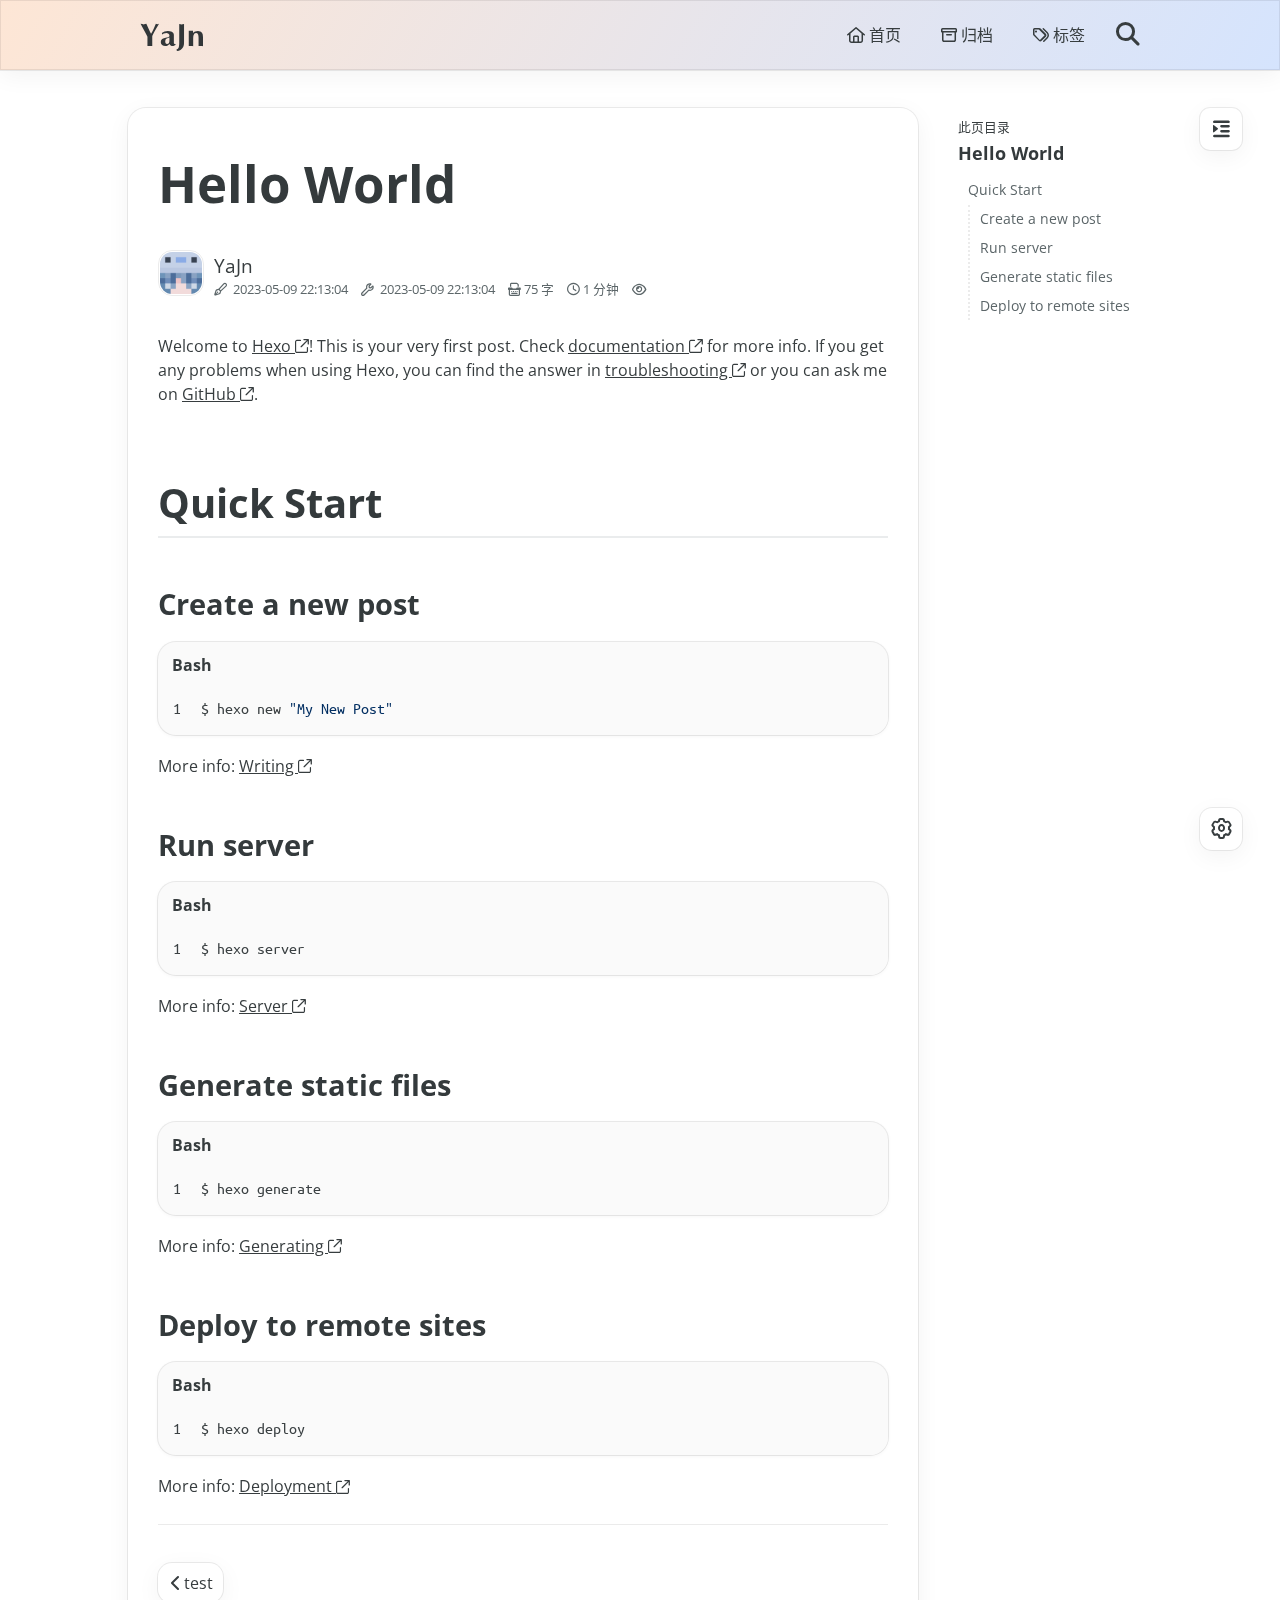
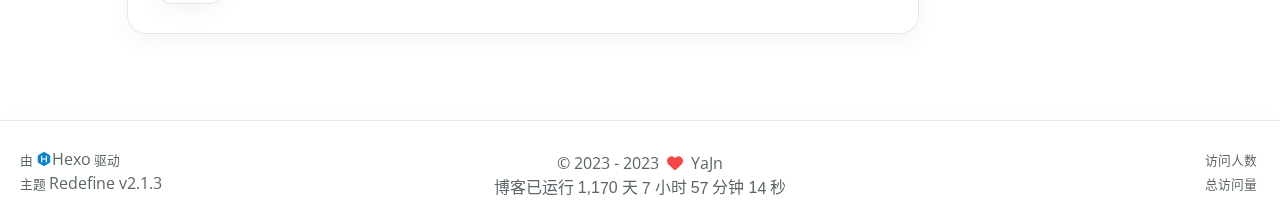
<file: 2023/05/09/hello-world/index.html>
<!DOCTYPE html>
<html lang="zh-CN">
<head>
    <meta charset="utf-8">
    <meta name="viewport" content="width=device-width, initial-scale=1">
    <meta name="keywords" content="Hexo Theme Redefine">
    
    <meta name="author" content="YaJn">
    <!-- preconnect -->
    <link rel="preconnect" href="https://fonts.googleapis.com">
    <link rel="preconnect" href="https://fonts.gstatic.com" crossorigin>
    
    
    <!--- Seo Part-->
    
    <link rel="canonical" href="https://yajn.work/2023/05/09/hello-world/"/>
    <meta name="robots" content="index,follow">
    <meta name="googlebot" content="index,follow">
    <meta name="revisit-after" content="1 days">
    
        <meta name="description" content="Welcome to Hexo ! This is your very first post. Check documentation  for more info. If you get any problems when using Hexo, you can find the answer in troubleshooting  or you can ask me on GitHub . Q">
<meta property="og:type" content="article">
<meta property="og:title" content="Hello World">
<meta property="og:url" content="https://yajn.work/2023/05/09/hello-world/index.html">
<meta property="og:site_name" content="Hexo">
<meta property="og:description" content="Welcome to Hexo ! This is your very first post. Check documentation  for more info. If you get any problems when using Hexo, you can find the answer in troubleshooting  or you can ask me on GitHub . Q">
<meta property="og:locale" content="zh_CN">
<meta property="article:published_time" content="2023-05-09T14:13:04.155Z">
<meta property="article:modified_time" content="2023-05-09T14:13:04.155Z">
<meta property="article:author" content="YaJn">
<meta name="twitter:card" content="summary">
    
    
    <!--- Icon Part-->
    <link rel="icon" type="image/png" href="/images/favicon.png" sizes="192x192">
    <link rel="apple-touch-icon" sizes="180x180" href="/images/favicon.png">
    <meta name="theme-color" content="#A31F34">
    <link rel="shortcut icon" href="/images/favicon.png">
    <!--- Page Info-->
    
    <title>
        
            Hello World -
        
        YaJn
    </title>
    
<link rel="stylesheet" href="/css/style.css">

    
<link rel="stylesheet" href="/assets/fonts.css">

    <!--- Font Part-->
    
    
    
    

    <!--- Inject Part-->
    
    <script id="hexo-configurations">
    let Global = window.Global || {};
    Global.hexo_config = {"hostname":"yajn.work","root":"/","language":"zh-CN","path":"search.xml"};
    Global.theme_config = {"articles":{"style":{"font_size":"16px","line_height":1.5,"image_border_radius":"14px","image_alignment":"center","image_caption":false,"link_icon":true},"word_count":{"enable":true,"count":true,"min2read":true},"author_label":{"enable":false,"auto":false,"list":[]},"code_block":{"copy":true,"style":"simple","font":{"enable":false,"family":null,"url":null}},"toc":{"enable":true,"max_depth":3,"number":false,"expand":true,"init_open":true},"copyright":false,"lazyload":true,"recommendation":{"enable":false,"title":"推荐阅读","limit":3,"placeholder":"/images/wallhaven-wqery6-light.webp","skip_dirs":[]}},"colors":{"primary":"#A31F34","secondary":null},"global":{"fonts":{"chinese":{"enable":false,"family":null,"url":null},"english":{"enable":false,"family":null,"url":null}},"content_max_width":"1000px","sidebar_width":"210px","hover":{"shadow":true,"scale":false},"scroll_progress":{"bar":false,"percentage":true},"busuanzi_counter":{"enable":true,"site_pv":true,"site_uv":true,"post_pv":true},"pjax":true,"open_graph":true,"google_analytics":{"enable":false,"id":null}},"home_banner":{"enable":true,"style":"static","image":{"light":"/images/wallhaven-wqery6-light.png","dark":"/images/wallhaven-wqery6-dark.png"},"title":"YaJn","subtitle":{"text":[],"hitokoto":{"enable":false,"api":"https://v1.hitokoto.cn"},"typing_speed":100,"backing_speed":80,"starting_delay":500,"backing_delay":1500,"loop":true,"smart_backspace":true},"text_color":{"light":"#fff","dark":"#d1d1b6"},"text_style":{"title_size":"2.8rem","subtitle_size":"1.5rem","line_height":1.2},"custom_font":{"enable":false,"family":null,"url":null},"social_links":{"enable":false,"links":{"github":null,"instagram":null,"zhihu":null,"twitter":null,"email":null}}},"plugins":{"feed":{"enable":false},"aplayer":{"enable":false,"type":"fixed","audios":[{"name":null,"artist":null,"url":null,"cover":null}]},"mermaid":{"enable":true,"version":"9.3.0"}},"version":"2.1.3","navbar":{"auto_hide":true,"color":{"left":"#f78736","right":"#367df7","transparency":35},"links":{"Home":{"path":"/","icon":"fa-regular fa-house"},"Archives":{"path":"/archives","icon":"fa-regular fa-archive"},"Tags":{"path":"/tags","icon":"fa-regular fa-tags"}},"search":{"enable":true,"preload":true}},"page_templates":{"friends_column":2,"tags_style":"blur"},"home":{"sidebar":{"enable":true,"position":"left","first_item":"menu","announcement":null,"links":null},"article_date_format":"auto","categories":{"enable":true,"limit":3},"tags":{"enable":true,"limit":3}}};
    Global.language_ago = {"second":"%s 秒前","minute":"%s 分钟前","hour":"%s 小时前","day":"%s 天前","week":"%s 周前","month":"%s 个月前","year":"%s 年前"};
  </script>
    
    <!--- Fontawesome Part-->
    
<link rel="stylesheet" href="/fontawesome/fontawesome.min.css">

    
<link rel="stylesheet" href="/fontawesome/brands.min.css">

    
<link rel="stylesheet" href="/fontawesome/solid.min.css">

    
<link rel="stylesheet" href="/fontawesome/regular.min.css">

    
    
    
    
<meta name="generator" content="Hexo 6.3.0"></head>


<body>
<div class="progress-bar-container">
    

    
        <span class="pjax-progress-bar"></span>
        <span class="pjax-progress-icon">
            <i class="fa-solid fa-circle-notch fa-spin"></i>
        </span>
    
</div>


<main class="page-container">

    

    <div class="main-content-container">

        <div class="main-content-header">
            <header class="navbar-container">
    
    <div class="navbar-content">
        <div class="left">
            
            <a class="logo-title" href="/">
                
                YaJn
                
            </a>
        </div>

        <div class="right">
            <!-- PC -->
            <div class="desktop">
                <ul class="navbar-list">
                    
                        
                            <li class="navbar-item">
                                <!-- Menu -->
                                <a class="" 
                                    href="/"  >
                                    
                                        
                                            <i class="fa-regular fa-house"></i>
                                        
                                        首页
                                    
                                </a>
                                <!-- Submenu -->
                                
                            </li>
                    
                        
                            <li class="navbar-item">
                                <!-- Menu -->
                                <a class="" 
                                    href="/archives"  >
                                    
                                        
                                            <i class="fa-regular fa-archive"></i>
                                        
                                        归档
                                    
                                </a>
                                <!-- Submenu -->
                                
                            </li>
                    
                        
                            <li class="navbar-item">
                                <!-- Menu -->
                                <a class="" 
                                    href="/tags"  >
                                    
                                        
                                            <i class="fa-regular fa-tags"></i>
                                        
                                        标签
                                    
                                </a>
                                <!-- Submenu -->
                                
                            </li>
                    
                    
                        <li class="navbar-item search search-popup-trigger">
                            <i class="fa-solid fa-magnifying-glass"></i>
                        </li>
                    
                </ul>
            </div>
            <!-- Mobile -->
            <div class="mobile">
                
                    <div class="icon-item search search-popup-trigger"><i class="fa-solid fa-magnifying-glass"></i></div>
                
                <div class="icon-item navbar-bar">
                    <div class="navbar-bar-middle"></div>
                </div>
            </div>
        </div>
    </div>

    <!-- Mobile drawer -->
    <div class="navbar-drawer">
        <ul class="drawer-navbar-list">
            
                
                    <li class="drawer-navbar-item flex-center">
                        <a class="" 
                        href="/"  >
                             
                                
                                    <i class="fa-regular fa-house"></i>
                                
                                首页
                            
                        </a>
                    </li>
                    <!-- Submenu -->
                    
            
                
                    <li class="drawer-navbar-item flex-center">
                        <a class="" 
                        href="/archives"  >
                             
                                
                                    <i class="fa-regular fa-archive"></i>
                                
                                归档
                            
                        </a>
                    </li>
                    <!-- Submenu -->
                    
            
                
                    <li class="drawer-navbar-item flex-center">
                        <a class="" 
                        href="/tags"  >
                             
                                
                                    <i class="fa-regular fa-tags"></i>
                                
                                标签
                            
                        </a>
                    </li>
                    <!-- Submenu -->
                    
            

        </ul>
    </div>

    <div class="window-mask"></div>

</header>


        </div>

        <div class="main-content-body">

            

            <div class="main-content">

                
                    <div class="fade-in-down-animation">
    <div class="post-page-container">
        <div class="article-content-container">

            
            
                <div class="article-title">
                    <h1 class="article-title-regular">Hello World</h1>
                </div>
            
                
            

            
                <div class="article-header">
                    <div class="avatar">
                        <img src="/images/avatar.png">
                    </div>
                    <div class="info">
                        <div class="author">
                            <span class="name">YaJn</span>
                            
                        </div>
                        <div class="meta-info">
                            <div class="article-meta-info">
    <span class="article-date article-meta-item">
        <i class="fa-regular fa-pen-fancy"></i>&nbsp;
        <span class="desktop">2023-05-09 22:13:04</span>
        <span class="mobile">2023-05-09 22:13</span>
        <span class="hover-info">创建</span>
    </span>
    
        <span class="article-date article-meta-item">
            <i class="fa-regular fa-wrench"></i>&nbsp;
            <span class="desktop">2023-05-09 22:13:04</span>
            <span class="mobile">2023-05-09 22:13</span>
            <span class="hover-info">更新</span>
        </span>
    

    
    

    
    
        <span class="article-wordcount article-meta-item">
            <i class="fa-regular fa-typewriter"></i>&nbsp;<span>75 字</span>
        </span>
    
    
        <span class="article-min2read article-meta-item">
            <i class="fa-regular fa-clock"></i>&nbsp;<span>1 分钟</span>
        </span>
    
    
        <span class="article-pv article-meta-item">
            <i class="fa-regular fa-eye"></i>&nbsp;<span id="busuanzi_value_page_pv"></span>
        </span>
    
</div>

                        </div>
                    </div>
                </div>
            

            <div class="article-content markdown-body">
                <p>Welcome to <a class="link"   target="_blank" rel="noopener" href="https://hexo.io/" >Hexo <i class="fa-regular fa-arrow-up-right-from-square fa-sm"></i></a>! This is your very first post. Check <a class="link"   target="_blank" rel="noopener" href="https://hexo.io/docs/" >documentation <i class="fa-regular fa-arrow-up-right-from-square fa-sm"></i></a> for more info. If you get any problems when using Hexo, you can find the answer in <a class="link"   target="_blank" rel="noopener" href="https://hexo.io/docs/troubleshooting.html" >troubleshooting <i class="fa-regular fa-arrow-up-right-from-square fa-sm"></i></a> or you can ask me on <a class="link"   target="_blank" rel="noopener" href="https://github.com/hexojs/hexo/issues" >GitHub <i class="fa-regular fa-arrow-up-right-from-square fa-sm"></i></a>.</p>
<h2 id="Quick-Start"><a href="#Quick-Start" class="headerlink" title="Quick Start"></a>Quick Start</h2><h3 id="Create-a-new-post"><a href="#Create-a-new-post" class="headerlink" title="Create a new post"></a>Create a new post</h3><div class="highlight-container" data-rel="Bash"><figure class="iseeu highlight bash"><table><tr><td class="gutter"><pre><span class="line">1</span><br></pre></td><td class="code"><pre><span class="line">$ hexo new <span class="string">&quot;My New Post&quot;</span></span><br></pre></td></tr></table></figure></div>

<p>More info: <a class="link"   target="_blank" rel="noopener" href="https://hexo.io/docs/writing.html" >Writing <i class="fa-regular fa-arrow-up-right-from-square fa-sm"></i></a></p>
<h3 id="Run-server"><a href="#Run-server" class="headerlink" title="Run server"></a>Run server</h3><div class="highlight-container" data-rel="Bash"><figure class="iseeu highlight bash"><table><tr><td class="gutter"><pre><span class="line">1</span><br></pre></td><td class="code"><pre><span class="line">$ hexo server</span><br></pre></td></tr></table></figure></div>

<p>More info: <a class="link"   target="_blank" rel="noopener" href="https://hexo.io/docs/server.html" >Server <i class="fa-regular fa-arrow-up-right-from-square fa-sm"></i></a></p>
<h3 id="Generate-static-files"><a href="#Generate-static-files" class="headerlink" title="Generate static files"></a>Generate static files</h3><div class="highlight-container" data-rel="Bash"><figure class="iseeu highlight bash"><table><tr><td class="gutter"><pre><span class="line">1</span><br></pre></td><td class="code"><pre><span class="line">$ hexo generate</span><br></pre></td></tr></table></figure></div>

<p>More info: <a class="link"   target="_blank" rel="noopener" href="https://hexo.io/docs/generating.html" >Generating <i class="fa-regular fa-arrow-up-right-from-square fa-sm"></i></a></p>
<h3 id="Deploy-to-remote-sites"><a href="#Deploy-to-remote-sites" class="headerlink" title="Deploy to remote sites"></a>Deploy to remote sites</h3><div class="highlight-container" data-rel="Bash"><figure class="iseeu highlight bash"><table><tr><td class="gutter"><pre><span class="line">1</span><br></pre></td><td class="code"><pre><span class="line">$ hexo deploy</span><br></pre></td></tr></table></figure></div>

<p>More info: <a class="link"   target="_blank" rel="noopener" href="https://hexo.io/docs/one-command-deployment.html" >Deployment <i class="fa-regular fa-arrow-up-right-from-square fa-sm"></i></a></p>

            </div>

            

            

            

            
                <div class="article-nav">
                    
                        <div class="article-prev">
                            <a class="prev"
                            rel="prev"
                            href="/2023/05/10/test/"
                            >
                                <span class="left arrow-icon flex-center">
                                    <i class="fa-solid fa-chevron-left"></i>
                                </span>
                                <span class="title flex-center">
                                    <span class="post-nav-title-item">test</span>
                                    <span class="post-nav-item">上一篇</span>
                                </span>
                            </a>
                        </div>
                    
                    
                </div>
            


            
        </div>

        
            <div class="toc-content-container">
                <div class="post-toc-wrap">
    <div class="post-toc">
        <div class="toc-title">此页目录</div>
        <div class="page-title">Hello World</div>
        <ol class="nav"><li class="nav-item nav-level-2"><a class="nav-link" href="#Quick-Start"><span class="nav-text">Quick Start</span></a><ol class="nav-child"><li class="nav-item nav-level-3"><a class="nav-link" href="#Create-a-new-post"><span class="nav-text">Create a new post</span></a></li><li class="nav-item nav-level-3"><a class="nav-link" href="#Run-server"><span class="nav-text">Run server</span></a></li><li class="nav-item nav-level-3"><a class="nav-link" href="#Generate-static-files"><span class="nav-text">Generate static files</span></a></li><li class="nav-item nav-level-3"><a class="nav-link" href="#Deploy-to-remote-sites"><span class="nav-text">Deploy to remote sites</span></a></li></ol></li></ol>

    </div>
</div>
            </div>
        
    </div>
</div>


                

            </div>
            
            

        </div>

        <div class="main-content-footer">
            <footer class="footer">
    <div class="info-container">
        <div class="copyright-info">
            &copy;
            
              <span>2023</span>
              -
            
            2023&nbsp;&nbsp;<i class="fa-solid fa-heart fa-beat" style="--fa-animation-duration: 0.5s; color: #f54545"></i>&nbsp;&nbsp;<a href="/">YaJn</a>
        </div>
        
            <script async data-pjax src="//busuanzi.ibruce.info/busuanzi/2.3/busuanzi.pure.mini.js"></script>
            <div class="website-count info-item">
                
                    <span id="busuanzi_container_site_uv" class="busuanzi_container_site_uv">
                        访问人数&nbsp;<span id="busuanzi_value_site_uv" class="busuanzi_value_site_uv"></span>
                    </span>
                
                
                    <span id="busuanzi_container_site_pv" class="busuanzi_container_site_pv">
                        总访问量&nbsp;<span id="busuanzi_value_site_pv" class="busuanzi_value_site_pv"></span>
                    </span>
                
            </div>
        
        <div class="theme-info info-item">
            <span class="powered-by-container">由 <?xml version="1.0" encoding="utf-8"?><!DOCTYPE svg PUBLIC "-//W3C//DTD SVG 1.1//EN" "http://www.w3.org/Graphics/SVG/1.1/DTD/svg11.dtd"><svg version="1.1" id="圖層_1" xmlns="http://www.w3.org/2000/svg" xmlns:xlink="http://www.w3.org/1999/xlink" x="0px" y="0px" width="1rem" height="1rem" viewBox="0 0 512 512" enable-background="new 0 0 512 512" xml:space="preserve"><path fill="#0E83CD" d="M256.4,25.8l-200,115.5L56,371.5l199.6,114.7l200-115.5l0.4-230.2L256.4,25.8z M349,354.6l-18.4,10.7l-18.6-11V275H200v79.6l-18.4,10.7l-18.6-11v-197l18.5-10.6l18.5,10.8V237h112v-79.6l18.5-10.6l18.5,10.8V354.6z"/></svg><a target="_blank" href="https://hexo.io">Hexo</a> 驱动</span>
                <br>
            <span class="theme-version-container">主题&nbsp;<a class="theme-version" target="_blank" href="https://github.com/EvanNotFound/hexo-theme-redefine">Redefine v2.1.3</a>
        </div>
        
        
        
            <div id="start_div" style="display:none">
                2023/5/10 19:30:00
            </div>
            <div>
                博客已运行 <span class="odometer" id="runtime_days" ></span> 天 <span class="odometer" id="runtime_hours"></span> 小时 <span class="odometer" id="runtime_minutes"></span> 分钟 <span class="odometer" id="runtime_seconds"></span> 秒
            </div>
        
        
        
            <script async data-pjax>
                try {
                    function odometer_init() {
                    const elements = document.querySelectorAll('.odometer');
                    elements.forEach(el => {
                        new Odometer({
                            el,
                            format: '( ddd).dd',
                            duration: 200
                        });
                    });
                    }
                    odometer_init();
                } catch (error) {}
            </script>
        
        
        
    </div>  
</footer>
        </div>
    </div>

    
        <div class="post-tools">
            <div class="post-tools-container">
    <ul class="article-tools-list">
        <!-- TOC aside toggle -->
        
            <li class="right-bottom-tools page-aside-toggle">
                <i class="fa-regular fa-outdent"></i>
            </li>
        

        <!-- go comment -->
        
    </ul>
</div>

        </div>
    

    <div class="right-side-tools-container">
        <div class="side-tools-container">
    <ul class="hidden-tools-list">
        <li class="right-bottom-tools tool-font-adjust-plus flex-center">
            <i class="fa-regular fa-magnifying-glass-plus"></i>
        </li>

        <li class="right-bottom-tools tool-font-adjust-minus flex-center">
            <i class="fa-regular fa-magnifying-glass-minus"></i>
        </li>

        <li class="right-bottom-tools tool-expand-width flex-center">
            <i class="fa-regular fa-expand"></i>
        </li>

        <li class="right-bottom-tools tool-dark-light-toggle flex-center">
            <i class="fa-regular fa-moon"></i>
        </li>

        <!-- rss -->
        

        

        <li class="right-bottom-tools tool-scroll-to-bottom flex-center">
            <i class="fa-regular fa-arrow-down"></i>
        </li>
    </ul>

    <ul class="visible-tools-list">
        <li class="right-bottom-tools toggle-tools-list flex-center">
            <i class="fa-regular fa-cog fa-spin"></i>
        </li>
        
            <li class="right-bottom-tools tool-scroll-to-top flex-center">
                <i class="arrow-up fas fa-arrow-up"></i>
                <span class="percent"></span>
            </li>
        
        
    </ul>
</div>

    </div>

    <div class="image-viewer-container">
    <img src="">
</div>


    
        <div class="search-pop-overlay">
    <div class="popup search-popup">
        <div class="search-header">
          <span class="search-input-field-pre">
            <i class="fa-solid fa-keyboard"></i>
          </span>
            <div class="search-input-container">
                <input autocomplete="off"
                       autocorrect="off"
                       autocapitalize="off"
                       placeholder="搜索..."
                       spellcheck="false"
                       type="search"
                       class="search-input"
                >
            </div>
            <span class="popup-btn-close">
                <i class="fa-solid fa-times"></i>
            </span>
        </div>
        <div id="search-result">
            <div id="no-result">
                <i class="fa-solid fa-spinner fa-spin-pulse fa-5x fa-fw"></i>
            </div>
        </div>
    </div>
</div>

    


</main>




<script src="/js/utils.js"></script>

<script src="/js/main.js"></script>

<script src="/js/layouts/navbarShrink.js"></script>

<script src="/js/tools/scrollTopBottom.js"></script>

<script src="/js/tools/lightDarkSwitch.js"></script>



    
<script src="/js/tools/localSearch.js"></script>




    
<script src="/js/tools/codeBlock.js"></script>




    
<script src="/js/layouts/lazyload.js"></script>




    
<script src="/js/tools/runtime.js"></script>

    
<script src="/js/layouts/odometer.min.js"></script>

    
<link rel="stylesheet" href="/assets/odometer-theme-minimal.css">




  
<script src="/js/libs/Typed.min.js"></script>

  
<script src="/js/plugins/typed.js"></script>




    
<script src="/js/libs/mermaid.min.js"></script>

    
<script src="/js/plugins/mermaid.js"></script>






<div class="post-scripts pjax">
    
        
<script src="/js/tools/tocToggle.js"></script>

<script src="/js/libs/anime.min.js"></script>

<script src="/js/layouts/toc.js"></script>

<script src="/js/plugins/tabs.js"></script>

    
</div>


    
<script src="/js/libs/pjax.min.js"></script>

<script>
    window.addEventListener('DOMContentLoaded', () => {
        window.pjax = new Pjax({
            selectors: [
                'head title',
                '.page-container',
                '.pjax',
            ],
            history: true,
            debug: false,
            cacheBust: false,
            timeout: 0,
            analytics: false,
            currentUrlFullReload: false,
            scrollRestoration: false,
            // scrollTo: true,
        });

        document.addEventListener('pjax:send', () => {
            Global.utils.pjaxProgressBarStart();
        });

        document.addEventListener('pjax:complete', () => {
            Global.utils.pjaxProgressBarEnd();
            window.pjax.executeScripts(document.querySelectorAll('script[data-pjax], .pjax script'));
            Global.refresh();
        });
    });
</script>




</body>
</html>
</file>
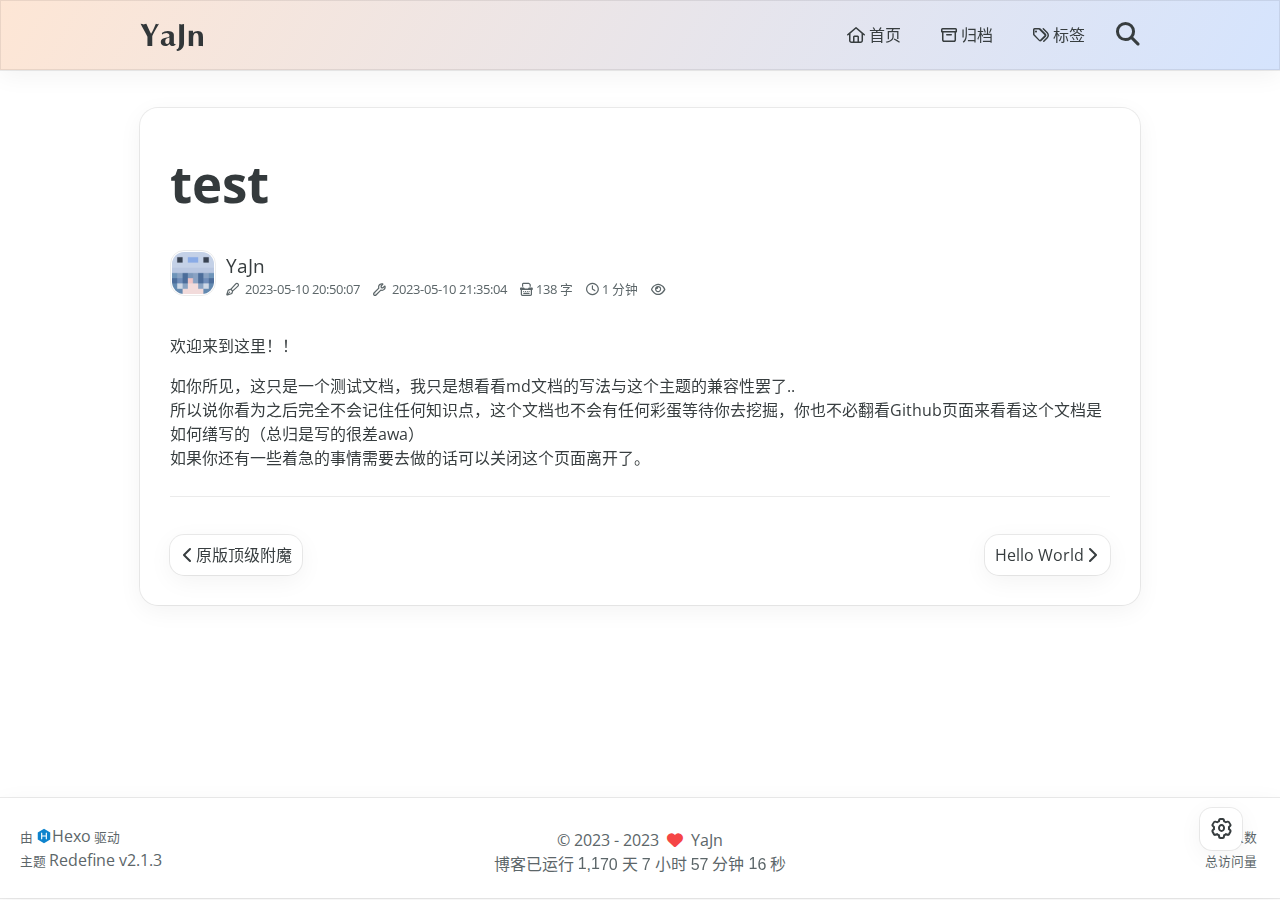
<file: 2023/05/10/test/index.html>
<!DOCTYPE html>
<html lang="zh-CN">
<head>
    <meta charset="utf-8">
    <meta name="viewport" content="width=device-width, initial-scale=1">
    <meta name="keywords" content="Hexo Theme Redefine">
    
    <meta name="author" content="YaJn">
    <!-- preconnect -->
    <link rel="preconnect" href="https://fonts.googleapis.com">
    <link rel="preconnect" href="https://fonts.gstatic.com" crossorigin>
    
    
    <!--- Seo Part-->
    
    <link rel="canonical" href="https://yajn.work/2023/05/10/test/"/>
    <meta name="robots" content="index,follow">
    <meta name="googlebot" content="index,follow">
    <meta name="revisit-after" content="1 days">
    
        <meta name="description" content="欢迎来到这里！！ 如你所见，这只是一个测试文档，我只是想看看md文档的写法与这个主题的兼容性罢了..所以说你看为之后完全不会记住任何知识点，这个文档也不会有任何彩蛋等待你去挖掘，你也不必翻看Github页面来看看这个文档是如何缮写的（总归是写的很差awa）如果你还有一些着急的事情需要去做的话可以关闭这个页面离开了。">
<meta property="og:type" content="article">
<meta property="og:title" content="test">
<meta property="og:url" content="https://yajn.work/2023/05/10/test/index.html">
<meta property="og:site_name" content="Hexo">
<meta property="og:description" content="欢迎来到这里！！ 如你所见，这只是一个测试文档，我只是想看看md文档的写法与这个主题的兼容性罢了..所以说你看为之后完全不会记住任何知识点，这个文档也不会有任何彩蛋等待你去挖掘，你也不必翻看Github页面来看看这个文档是如何缮写的（总归是写的很差awa）如果你还有一些着急的事情需要去做的话可以关闭这个页面离开了。">
<meta property="og:locale" content="zh_CN">
<meta property="article:published_time" content="2023-05-10T12:50:07.000Z">
<meta property="article:modified_time" content="2023-05-10T13:35:04.632Z">
<meta property="article:author" content="YaJn">
<meta name="twitter:card" content="summary">
    
    
    <!--- Icon Part-->
    <link rel="icon" type="image/png" href="/images/favicon.png" sizes="192x192">
    <link rel="apple-touch-icon" sizes="180x180" href="/images/favicon.png">
    <meta name="theme-color" content="#A31F34">
    <link rel="shortcut icon" href="/images/favicon.png">
    <!--- Page Info-->
    
    <title>
        
            test -
        
        YaJn
    </title>
    
<link rel="stylesheet" href="/css/style.css">

    
<link rel="stylesheet" href="/assets/fonts.css">

    <!--- Font Part-->
    
    
    
    

    <!--- Inject Part-->
    
    <script id="hexo-configurations">
    let Global = window.Global || {};
    Global.hexo_config = {"hostname":"yajn.work","root":"/","language":"zh-CN","path":"search.xml"};
    Global.theme_config = {"articles":{"style":{"font_size":"16px","line_height":1.5,"image_border_radius":"14px","image_alignment":"center","image_caption":false,"link_icon":true},"word_count":{"enable":true,"count":true,"min2read":true},"author_label":{"enable":false,"auto":false,"list":[]},"code_block":{"copy":true,"style":"simple","font":{"enable":false,"family":null,"url":null}},"toc":{"enable":true,"max_depth":3,"number":false,"expand":true,"init_open":true},"copyright":false,"lazyload":true,"recommendation":{"enable":false,"title":"推荐阅读","limit":3,"placeholder":"/images/wallhaven-wqery6-light.webp","skip_dirs":[]}},"colors":{"primary":"#A31F34","secondary":null},"global":{"fonts":{"chinese":{"enable":false,"family":null,"url":null},"english":{"enable":false,"family":null,"url":null}},"content_max_width":"1000px","sidebar_width":"210px","hover":{"shadow":true,"scale":false},"scroll_progress":{"bar":false,"percentage":true},"busuanzi_counter":{"enable":true,"site_pv":true,"site_uv":true,"post_pv":true},"pjax":true,"open_graph":true,"google_analytics":{"enable":false,"id":null}},"home_banner":{"enable":true,"style":"static","image":{"light":"/images/wallhaven-wqery6-light.png","dark":"/images/wallhaven-wqery6-dark.png"},"title":"YaJn","subtitle":{"text":[],"hitokoto":{"enable":false,"api":"https://v1.hitokoto.cn"},"typing_speed":100,"backing_speed":80,"starting_delay":500,"backing_delay":1500,"loop":true,"smart_backspace":true},"text_color":{"light":"#fff","dark":"#d1d1b6"},"text_style":{"title_size":"2.8rem","subtitle_size":"1.5rem","line_height":1.2},"custom_font":{"enable":false,"family":null,"url":null},"social_links":{"enable":false,"links":{"github":null,"instagram":null,"zhihu":null,"twitter":null,"email":null}}},"plugins":{"feed":{"enable":false},"aplayer":{"enable":false,"type":"fixed","audios":[{"name":null,"artist":null,"url":null,"cover":null}]},"mermaid":{"enable":true,"version":"9.3.0"}},"version":"2.1.3","navbar":{"auto_hide":true,"color":{"left":"#f78736","right":"#367df7","transparency":35},"links":{"Home":{"path":"/","icon":"fa-regular fa-house"},"Archives":{"path":"/archives","icon":"fa-regular fa-archive"},"Tags":{"path":"/tags","icon":"fa-regular fa-tags"}},"search":{"enable":true,"preload":true}},"page_templates":{"friends_column":2,"tags_style":"blur"},"home":{"sidebar":{"enable":true,"position":"left","first_item":"menu","announcement":null,"links":null},"article_date_format":"auto","categories":{"enable":true,"limit":3},"tags":{"enable":true,"limit":3}}};
    Global.language_ago = {"second":"%s 秒前","minute":"%s 分钟前","hour":"%s 小时前","day":"%s 天前","week":"%s 周前","month":"%s 个月前","year":"%s 年前"};
  </script>
    
    <!--- Fontawesome Part-->
    
<link rel="stylesheet" href="/fontawesome/fontawesome.min.css">

    
<link rel="stylesheet" href="/fontawesome/brands.min.css">

    
<link rel="stylesheet" href="/fontawesome/solid.min.css">

    
<link rel="stylesheet" href="/fontawesome/regular.min.css">

    
    
    
    
<meta name="generator" content="Hexo 6.3.0"></head>


<body>
<div class="progress-bar-container">
    

    
        <span class="pjax-progress-bar"></span>
        <span class="pjax-progress-icon">
            <i class="fa-solid fa-circle-notch fa-spin"></i>
        </span>
    
</div>


<main class="page-container">

    

    <div class="main-content-container">

        <div class="main-content-header">
            <header class="navbar-container">
    
    <div class="navbar-content">
        <div class="left">
            
            <a class="logo-title" href="/">
                
                YaJn
                
            </a>
        </div>

        <div class="right">
            <!-- PC -->
            <div class="desktop">
                <ul class="navbar-list">
                    
                        
                            <li class="navbar-item">
                                <!-- Menu -->
                                <a class="" 
                                    href="/"  >
                                    
                                        
                                            <i class="fa-regular fa-house"></i>
                                        
                                        首页
                                    
                                </a>
                                <!-- Submenu -->
                                
                            </li>
                    
                        
                            <li class="navbar-item">
                                <!-- Menu -->
                                <a class="" 
                                    href="/archives"  >
                                    
                                        
                                            <i class="fa-regular fa-archive"></i>
                                        
                                        归档
                                    
                                </a>
                                <!-- Submenu -->
                                
                            </li>
                    
                        
                            <li class="navbar-item">
                                <!-- Menu -->
                                <a class="" 
                                    href="/tags"  >
                                    
                                        
                                            <i class="fa-regular fa-tags"></i>
                                        
                                        标签
                                    
                                </a>
                                <!-- Submenu -->
                                
                            </li>
                    
                    
                        <li class="navbar-item search search-popup-trigger">
                            <i class="fa-solid fa-magnifying-glass"></i>
                        </li>
                    
                </ul>
            </div>
            <!-- Mobile -->
            <div class="mobile">
                
                    <div class="icon-item search search-popup-trigger"><i class="fa-solid fa-magnifying-glass"></i></div>
                
                <div class="icon-item navbar-bar">
                    <div class="navbar-bar-middle"></div>
                </div>
            </div>
        </div>
    </div>

    <!-- Mobile drawer -->
    <div class="navbar-drawer">
        <ul class="drawer-navbar-list">
            
                
                    <li class="drawer-navbar-item flex-center">
                        <a class="" 
                        href="/"  >
                             
                                
                                    <i class="fa-regular fa-house"></i>
                                
                                首页
                            
                        </a>
                    </li>
                    <!-- Submenu -->
                    
            
                
                    <li class="drawer-navbar-item flex-center">
                        <a class="" 
                        href="/archives"  >
                             
                                
                                    <i class="fa-regular fa-archive"></i>
                                
                                归档
                            
                        </a>
                    </li>
                    <!-- Submenu -->
                    
            
                
                    <li class="drawer-navbar-item flex-center">
                        <a class="" 
                        href="/tags"  >
                             
                                
                                    <i class="fa-regular fa-tags"></i>
                                
                                标签
                            
                        </a>
                    </li>
                    <!-- Submenu -->
                    
            

        </ul>
    </div>

    <div class="window-mask"></div>

</header>


        </div>

        <div class="main-content-body">

            

            <div class="main-content">

                
                    <div class="fade-in-down-animation">
    <div class="post-page-container">
        <div class="article-content-container">

            
            
                <div class="article-title">
                    <h1 class="article-title-regular">test</h1>
                </div>
            
                
            

            
                <div class="article-header">
                    <div class="avatar">
                        <img src="/images/avatar.png">
                    </div>
                    <div class="info">
                        <div class="author">
                            <span class="name">YaJn</span>
                            
                        </div>
                        <div class="meta-info">
                            <div class="article-meta-info">
    <span class="article-date article-meta-item">
        <i class="fa-regular fa-pen-fancy"></i>&nbsp;
        <span class="desktop">2023-05-10 20:50:07</span>
        <span class="mobile">2023-05-10 20:50</span>
        <span class="hover-info">创建</span>
    </span>
    
        <span class="article-date article-meta-item">
            <i class="fa-regular fa-wrench"></i>&nbsp;
            <span class="desktop">2023-05-10 21:35:04</span>
            <span class="mobile">2023-05-10 21:35</span>
            <span class="hover-info">更新</span>
        </span>
    

    
    

    
    
        <span class="article-wordcount article-meta-item">
            <i class="fa-regular fa-typewriter"></i>&nbsp;<span>138 字</span>
        </span>
    
    
        <span class="article-min2read article-meta-item">
            <i class="fa-regular fa-clock"></i>&nbsp;<span>1 分钟</span>
        </span>
    
    
        <span class="article-pv article-meta-item">
            <i class="fa-regular fa-eye"></i>&nbsp;<span id="busuanzi_value_page_pv"></span>
        </span>
    
</div>

                        </div>
                    </div>
                </div>
            

            <div class="article-content markdown-body">
                <p>欢迎来到这里！！</p>
<p>如你所见，这只是一个测试文档，我只是想看看md文档的写法与这个主题的兼容性罢了..<br>所以说你看为之后完全不会记住任何知识点，这个文档也不会有任何彩蛋等待你去挖掘，你也不必翻看Github页面来看看这个文档是如何缮写的（总归是写的很差awa）<br>如果你还有一些着急的事情需要去做的话可以关闭这个页面离开了。</p>

            </div>

            

            

            

            
                <div class="article-nav">
                    
                        <div class="article-prev">
                            <a class="prev"
                            rel="prev"
                            href="/2023/05/10/%E5%8E%9F%E7%89%88%E9%A1%B6%E7%BA%A7%E9%99%84%E9%AD%94/"
                            >
                                <span class="left arrow-icon flex-center">
                                    <i class="fa-solid fa-chevron-left"></i>
                                </span>
                                <span class="title flex-center">
                                    <span class="post-nav-title-item">原版顶级附魔</span>
                                    <span class="post-nav-item">上一篇</span>
                                </span>
                            </a>
                        </div>
                    
                    
                        <div class="article-next">
                            <a class="next"
                            rel="next"
                            href="/2023/05/09/hello-world/"
                            >
                                <span class="title flex-center">
                                    <span class="post-nav-title-item">Hello World</span>
                                    <span class="post-nav-item">下一篇</span>
                                </span>
                                <span class="right arrow-icon flex-center">
                                    <i class="fa-solid fa-chevron-right"></i>
                                </span>
                            </a>
                        </div>
                    
                </div>
            


            
        </div>

        
            <div class="toc-content-container">
                <div class="post-toc-wrap">
    <div class="post-toc">
        <div class="toc-title">此页目录</div>
        <div class="page-title">test</div>
        

    </div>
</div>
            </div>
        
    </div>
</div>


                

            </div>
            
            

        </div>

        <div class="main-content-footer">
            <footer class="footer">
    <div class="info-container">
        <div class="copyright-info">
            &copy;
            
              <span>2023</span>
              -
            
            2023&nbsp;&nbsp;<i class="fa-solid fa-heart fa-beat" style="--fa-animation-duration: 0.5s; color: #f54545"></i>&nbsp;&nbsp;<a href="/">YaJn</a>
        </div>
        
            <script async data-pjax src="//busuanzi.ibruce.info/busuanzi/2.3/busuanzi.pure.mini.js"></script>
            <div class="website-count info-item">
                
                    <span id="busuanzi_container_site_uv" class="busuanzi_container_site_uv">
                        访问人数&nbsp;<span id="busuanzi_value_site_uv" class="busuanzi_value_site_uv"></span>
                    </span>
                
                
                    <span id="busuanzi_container_site_pv" class="busuanzi_container_site_pv">
                        总访问量&nbsp;<span id="busuanzi_value_site_pv" class="busuanzi_value_site_pv"></span>
                    </span>
                
            </div>
        
        <div class="theme-info info-item">
            <span class="powered-by-container">由 <?xml version="1.0" encoding="utf-8"?><!DOCTYPE svg PUBLIC "-//W3C//DTD SVG 1.1//EN" "http://www.w3.org/Graphics/SVG/1.1/DTD/svg11.dtd"><svg version="1.1" id="圖層_1" xmlns="http://www.w3.org/2000/svg" xmlns:xlink="http://www.w3.org/1999/xlink" x="0px" y="0px" width="1rem" height="1rem" viewBox="0 0 512 512" enable-background="new 0 0 512 512" xml:space="preserve"><path fill="#0E83CD" d="M256.4,25.8l-200,115.5L56,371.5l199.6,114.7l200-115.5l0.4-230.2L256.4,25.8z M349,354.6l-18.4,10.7l-18.6-11V275H200v79.6l-18.4,10.7l-18.6-11v-197l18.5-10.6l18.5,10.8V237h112v-79.6l18.5-10.6l18.5,10.8V354.6z"/></svg><a target="_blank" href="https://hexo.io">Hexo</a> 驱动</span>
                <br>
            <span class="theme-version-container">主题&nbsp;<a class="theme-version" target="_blank" href="https://github.com/EvanNotFound/hexo-theme-redefine">Redefine v2.1.3</a>
        </div>
        
        
        
            <div id="start_div" style="display:none">
                2023/5/10 19:30:00
            </div>
            <div>
                博客已运行 <span class="odometer" id="runtime_days" ></span> 天 <span class="odometer" id="runtime_hours"></span> 小时 <span class="odometer" id="runtime_minutes"></span> 分钟 <span class="odometer" id="runtime_seconds"></span> 秒
            </div>
        
        
        
            <script async data-pjax>
                try {
                    function odometer_init() {
                    const elements = document.querySelectorAll('.odometer');
                    elements.forEach(el => {
                        new Odometer({
                            el,
                            format: '( ddd).dd',
                            duration: 200
                        });
                    });
                    }
                    odometer_init();
                } catch (error) {}
            </script>
        
        
        
    </div>  
</footer>
        </div>
    </div>

    
        <div class="post-tools">
            <div class="post-tools-container">
    <ul class="article-tools-list">
        <!-- TOC aside toggle -->
        
            <li class="right-bottom-tools page-aside-toggle">
                <i class="fa-regular fa-outdent"></i>
            </li>
        

        <!-- go comment -->
        
    </ul>
</div>

        </div>
    

    <div class="right-side-tools-container">
        <div class="side-tools-container">
    <ul class="hidden-tools-list">
        <li class="right-bottom-tools tool-font-adjust-plus flex-center">
            <i class="fa-regular fa-magnifying-glass-plus"></i>
        </li>

        <li class="right-bottom-tools tool-font-adjust-minus flex-center">
            <i class="fa-regular fa-magnifying-glass-minus"></i>
        </li>

        <li class="right-bottom-tools tool-expand-width flex-center">
            <i class="fa-regular fa-expand"></i>
        </li>

        <li class="right-bottom-tools tool-dark-light-toggle flex-center">
            <i class="fa-regular fa-moon"></i>
        </li>

        <!-- rss -->
        

        

        <li class="right-bottom-tools tool-scroll-to-bottom flex-center">
            <i class="fa-regular fa-arrow-down"></i>
        </li>
    </ul>

    <ul class="visible-tools-list">
        <li class="right-bottom-tools toggle-tools-list flex-center">
            <i class="fa-regular fa-cog fa-spin"></i>
        </li>
        
            <li class="right-bottom-tools tool-scroll-to-top flex-center">
                <i class="arrow-up fas fa-arrow-up"></i>
                <span class="percent"></span>
            </li>
        
        
    </ul>
</div>

    </div>

    <div class="image-viewer-container">
    <img src="">
</div>


    
        <div class="search-pop-overlay">
    <div class="popup search-popup">
        <div class="search-header">
          <span class="search-input-field-pre">
            <i class="fa-solid fa-keyboard"></i>
          </span>
            <div class="search-input-container">
                <input autocomplete="off"
                       autocorrect="off"
                       autocapitalize="off"
                       placeholder="搜索..."
                       spellcheck="false"
                       type="search"
                       class="search-input"
                >
            </div>
            <span class="popup-btn-close">
                <i class="fa-solid fa-times"></i>
            </span>
        </div>
        <div id="search-result">
            <div id="no-result">
                <i class="fa-solid fa-spinner fa-spin-pulse fa-5x fa-fw"></i>
            </div>
        </div>
    </div>
</div>

    


</main>




<script src="/js/utils.js"></script>

<script src="/js/main.js"></script>

<script src="/js/layouts/navbarShrink.js"></script>

<script src="/js/tools/scrollTopBottom.js"></script>

<script src="/js/tools/lightDarkSwitch.js"></script>



    
<script src="/js/tools/localSearch.js"></script>




    
<script src="/js/tools/codeBlock.js"></script>




    
<script src="/js/layouts/lazyload.js"></script>




    
<script src="/js/tools/runtime.js"></script>

    
<script src="/js/layouts/odometer.min.js"></script>

    
<link rel="stylesheet" href="/assets/odometer-theme-minimal.css">




  
<script src="/js/libs/Typed.min.js"></script>

  
<script src="/js/plugins/typed.js"></script>




    
<script src="/js/libs/mermaid.min.js"></script>

    
<script src="/js/plugins/mermaid.js"></script>






<div class="post-scripts pjax">
    
        
<script src="/js/tools/tocToggle.js"></script>

<script src="/js/libs/anime.min.js"></script>

<script src="/js/layouts/toc.js"></script>

<script src="/js/plugins/tabs.js"></script>

    
</div>


    
<script src="/js/libs/pjax.min.js"></script>

<script>
    window.addEventListener('DOMContentLoaded', () => {
        window.pjax = new Pjax({
            selectors: [
                'head title',
                '.page-container',
                '.pjax',
            ],
            history: true,
            debug: false,
            cacheBust: false,
            timeout: 0,
            analytics: false,
            currentUrlFullReload: false,
            scrollRestoration: false,
            // scrollTo: true,
        });

        document.addEventListener('pjax:send', () => {
            Global.utils.pjaxProgressBarStart();
        });

        document.addEventListener('pjax:complete', () => {
            Global.utils.pjaxProgressBarEnd();
            window.pjax.executeScripts(document.querySelectorAll('script[data-pjax], .pjax script'));
            Global.refresh();
        });
    });
</script>




</body>
</html>
</file>
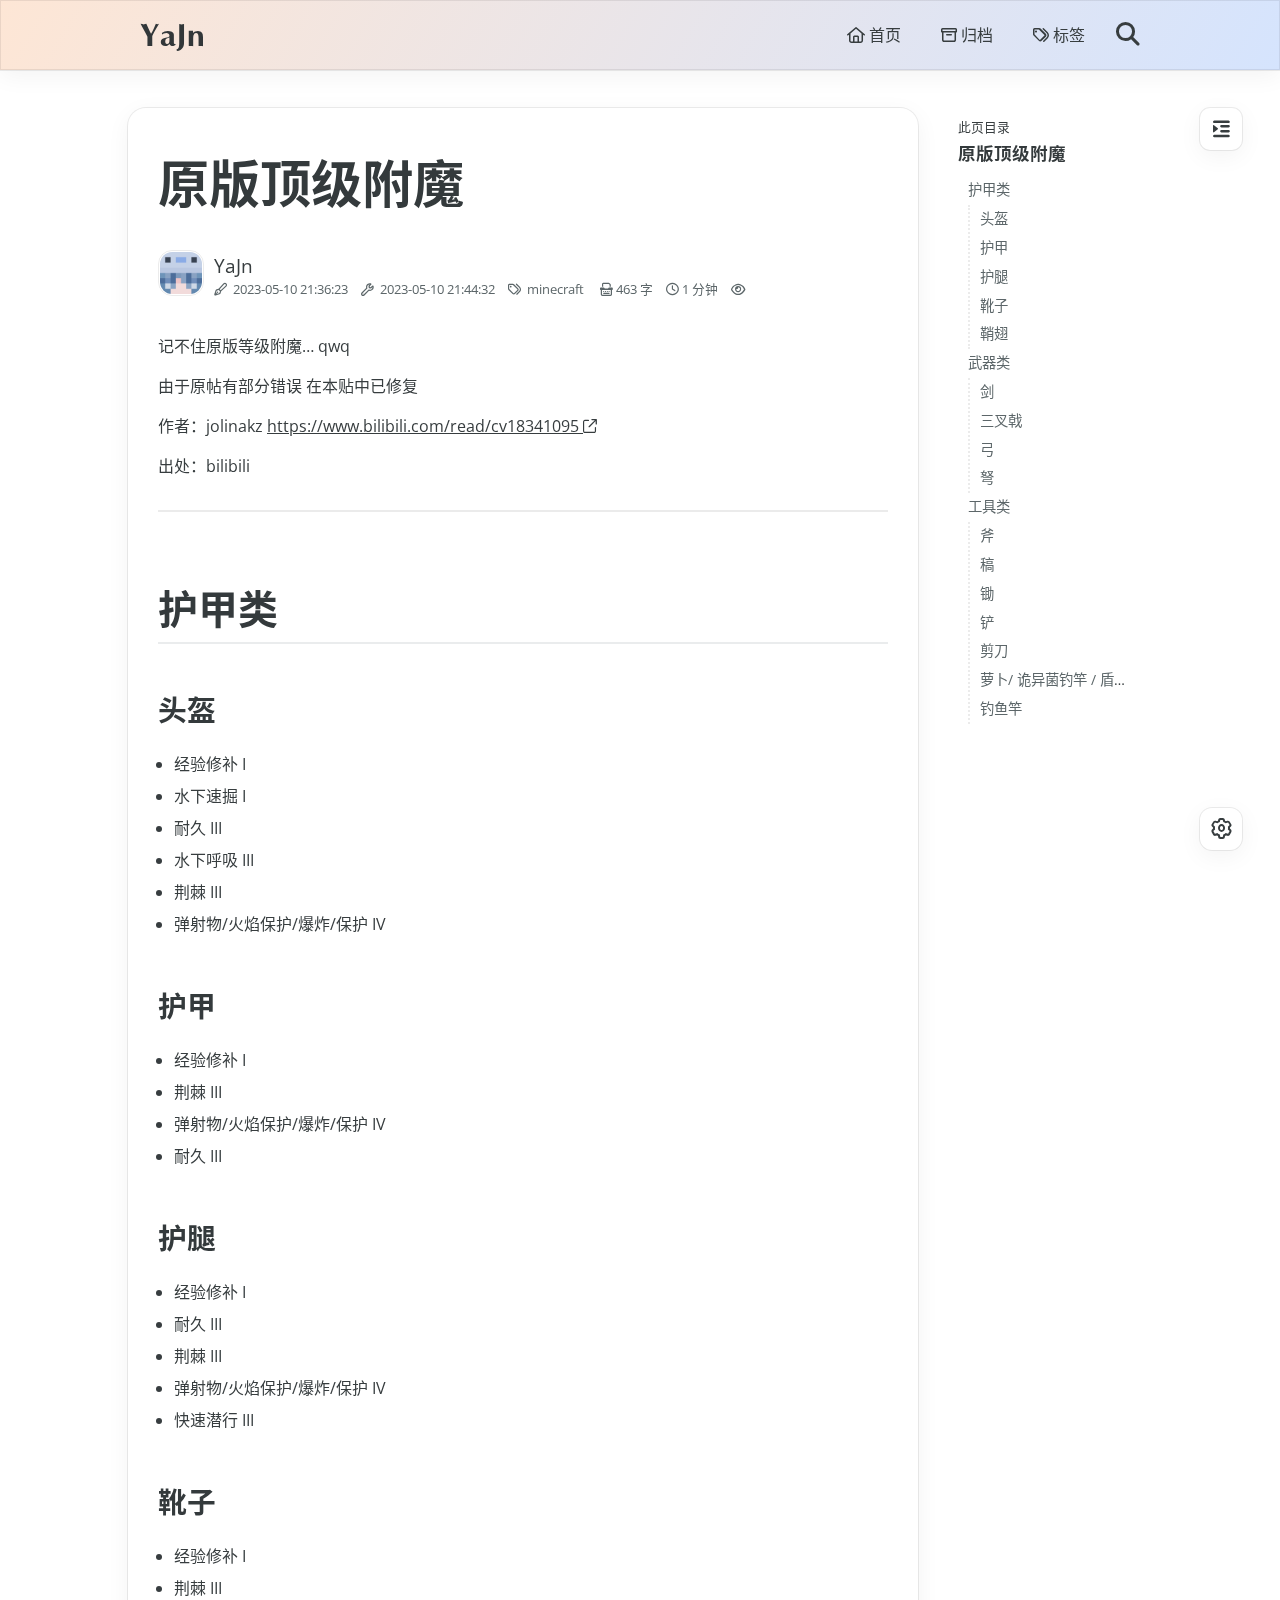
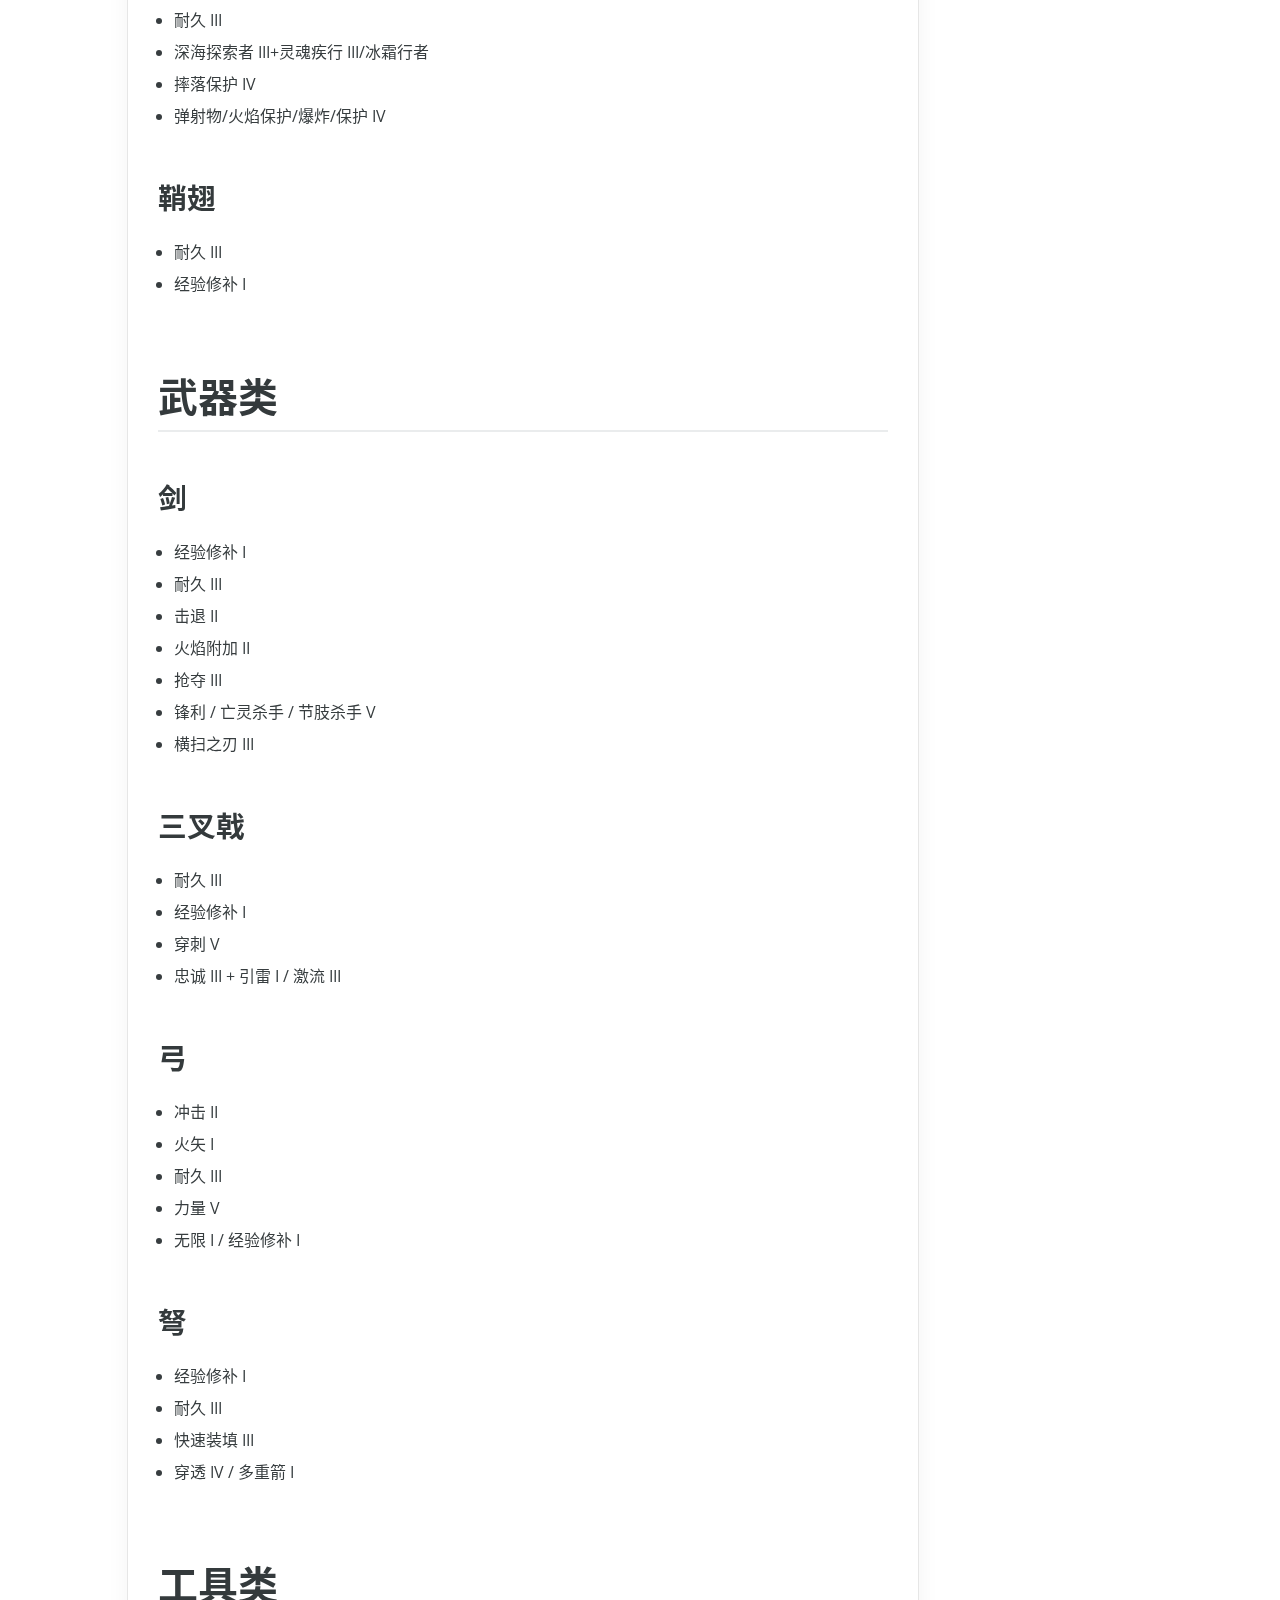
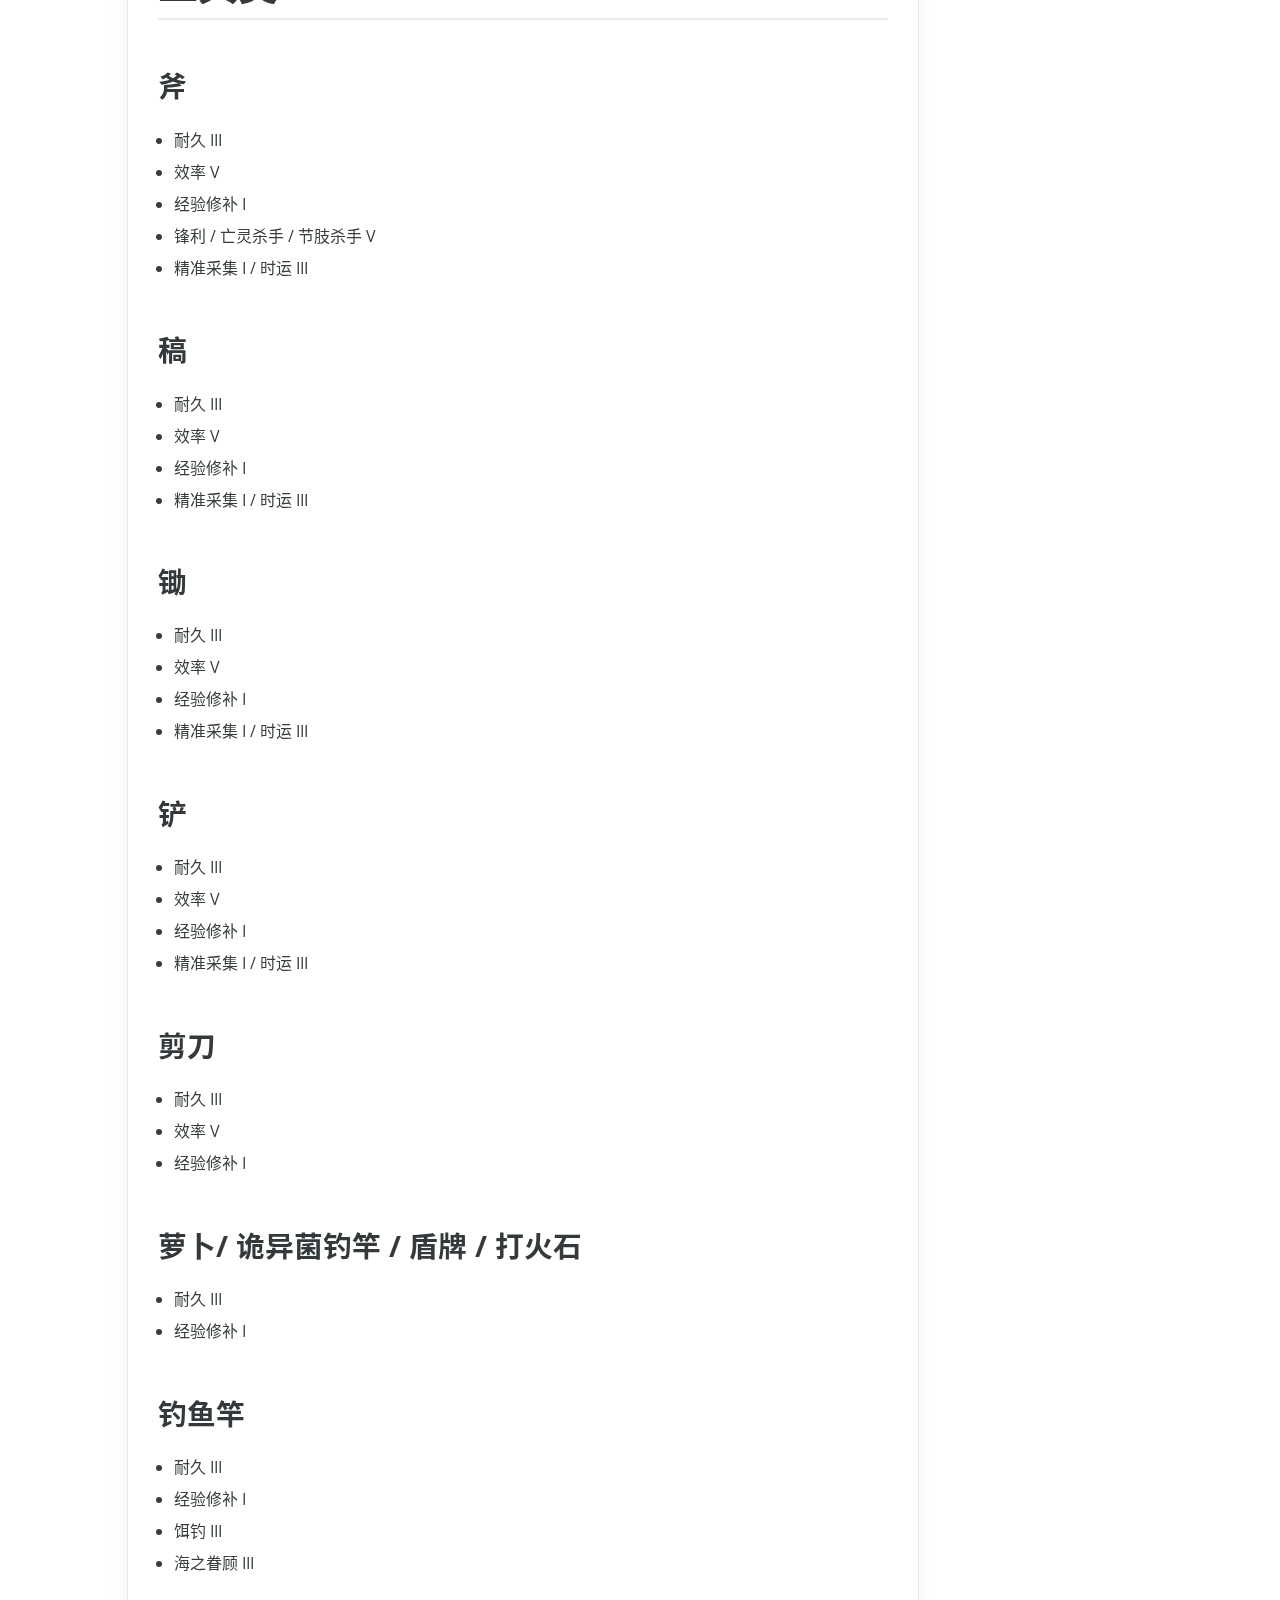
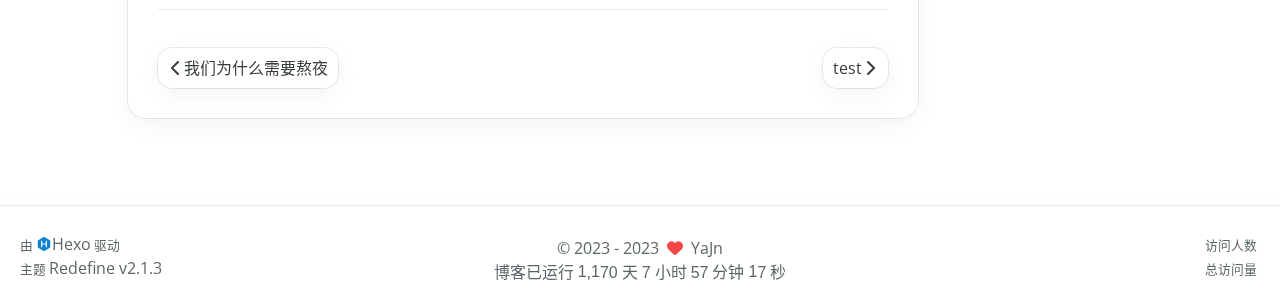
<file: 2023/05/10/原版顶级附魔/index.html>
<!DOCTYPE html>
<html lang="zh-CN">
<head>
    <meta charset="utf-8">
    <meta name="viewport" content="width=device-width, initial-scale=1">
    <meta name="keywords" content="Hexo Theme Redefine">
    
    <meta name="author" content="YaJn">
    <!-- preconnect -->
    <link rel="preconnect" href="https://fonts.googleapis.com">
    <link rel="preconnect" href="https://fonts.gstatic.com" crossorigin>
    
    
    <!--- Seo Part-->
    
    <link rel="canonical" href="https://yajn.work/2023/05/10/原版顶级附魔/"/>
    <meta name="robots" content="index,follow">
    <meta name="googlebot" content="index,follow">
    <meta name="revisit-after" content="1 days">
    
        <meta name="description" content="记不住原版等级附魔… qwq 由于原帖有部分错误 在本贴中已修复 作者：jolinakz https:&#x2F;&#x2F;www.bilibili.com&#x2F;read&#x2F;cv18341095  出处：bilibili  护甲类头盔 经验修补 I 水下速掘 I 耐久 III 水下呼吸 III 荆棘 III 弹射物&#x2F;火焰保护&#x2F;爆炸&#x2F;保护 IV  护甲 经验修补 I 荆棘 III 弹射物&amp;#x">
<meta property="og:type" content="article">
<meta property="og:title" content="原版顶级附魔">
<meta property="og:url" content="https://yajn.work/2023/05/10/%E5%8E%9F%E7%89%88%E9%A1%B6%E7%BA%A7%E9%99%84%E9%AD%94/index.html">
<meta property="og:site_name" content="Hexo">
<meta property="og:description" content="记不住原版等级附魔… qwq 由于原帖有部分错误 在本贴中已修复 作者：jolinakz https:&#x2F;&#x2F;www.bilibili.com&#x2F;read&#x2F;cv18341095  出处：bilibili  护甲类头盔 经验修补 I 水下速掘 I 耐久 III 水下呼吸 III 荆棘 III 弹射物&#x2F;火焰保护&#x2F;爆炸&#x2F;保护 IV  护甲 经验修补 I 荆棘 III 弹射物&amp;#x">
<meta property="og:locale" content="zh_CN">
<meta property="article:published_time" content="2023-05-10T13:36:23.000Z">
<meta property="article:modified_time" content="2023-05-10T13:44:32.312Z">
<meta property="article:author" content="YaJn">
<meta property="article:tag" content="minecraft">
<meta name="twitter:card" content="summary">
    
    
    <!--- Icon Part-->
    <link rel="icon" type="image/png" href="/images/favicon.png" sizes="192x192">
    <link rel="apple-touch-icon" sizes="180x180" href="/images/favicon.png">
    <meta name="theme-color" content="#A31F34">
    <link rel="shortcut icon" href="/images/favicon.png">
    <!--- Page Info-->
    
    <title>
        
            原版顶级附魔 -
        
        YaJn
    </title>
    
<link rel="stylesheet" href="/css/style.css">

    
<link rel="stylesheet" href="/assets/fonts.css">

    <!--- Font Part-->
    
    
    
    

    <!--- Inject Part-->
    
    <script id="hexo-configurations">
    let Global = window.Global || {};
    Global.hexo_config = {"hostname":"yajn.work","root":"/","language":"zh-CN","path":"search.xml"};
    Global.theme_config = {"articles":{"style":{"font_size":"16px","line_height":1.5,"image_border_radius":"14px","image_alignment":"center","image_caption":false,"link_icon":true},"word_count":{"enable":true,"count":true,"min2read":true},"author_label":{"enable":false,"auto":false,"list":[]},"code_block":{"copy":true,"style":"simple","font":{"enable":false,"family":null,"url":null}},"toc":{"enable":true,"max_depth":3,"number":false,"expand":true,"init_open":true},"copyright":false,"lazyload":true,"recommendation":{"enable":false,"title":"推荐阅读","limit":3,"placeholder":"/images/wallhaven-wqery6-light.webp","skip_dirs":[]}},"colors":{"primary":"#A31F34","secondary":null},"global":{"fonts":{"chinese":{"enable":false,"family":null,"url":null},"english":{"enable":false,"family":null,"url":null}},"content_max_width":"1000px","sidebar_width":"210px","hover":{"shadow":true,"scale":false},"scroll_progress":{"bar":false,"percentage":true},"busuanzi_counter":{"enable":true,"site_pv":true,"site_uv":true,"post_pv":true},"pjax":true,"open_graph":true,"google_analytics":{"enable":false,"id":null}},"home_banner":{"enable":true,"style":"static","image":{"light":"/images/wallhaven-wqery6-light.png","dark":"/images/wallhaven-wqery6-dark.png"},"title":"YaJn","subtitle":{"text":[],"hitokoto":{"enable":false,"api":"https://v1.hitokoto.cn"},"typing_speed":100,"backing_speed":80,"starting_delay":500,"backing_delay":1500,"loop":true,"smart_backspace":true},"text_color":{"light":"#fff","dark":"#d1d1b6"},"text_style":{"title_size":"2.8rem","subtitle_size":"1.5rem","line_height":1.2},"custom_font":{"enable":false,"family":null,"url":null},"social_links":{"enable":false,"links":{"github":null,"instagram":null,"zhihu":null,"twitter":null,"email":null}}},"plugins":{"feed":{"enable":false},"aplayer":{"enable":false,"type":"fixed","audios":[{"name":null,"artist":null,"url":null,"cover":null}]},"mermaid":{"enable":true,"version":"9.3.0"}},"version":"2.1.3","navbar":{"auto_hide":true,"color":{"left":"#f78736","right":"#367df7","transparency":35},"links":{"Home":{"path":"/","icon":"fa-regular fa-house"},"Archives":{"path":"/archives","icon":"fa-regular fa-archive"},"Tags":{"path":"/tags","icon":"fa-regular fa-tags"}},"search":{"enable":true,"preload":true}},"page_templates":{"friends_column":2,"tags_style":"blur"},"home":{"sidebar":{"enable":true,"position":"left","first_item":"menu","announcement":null,"links":null},"article_date_format":"auto","categories":{"enable":true,"limit":3},"tags":{"enable":true,"limit":3}}};
    Global.language_ago = {"second":"%s 秒前","minute":"%s 分钟前","hour":"%s 小时前","day":"%s 天前","week":"%s 周前","month":"%s 个月前","year":"%s 年前"};
  </script>
    
    <!--- Fontawesome Part-->
    
<link rel="stylesheet" href="/fontawesome/fontawesome.min.css">

    
<link rel="stylesheet" href="/fontawesome/brands.min.css">

    
<link rel="stylesheet" href="/fontawesome/solid.min.css">

    
<link rel="stylesheet" href="/fontawesome/regular.min.css">

    
    
    
    
<meta name="generator" content="Hexo 6.3.0"></head>


<body>
<div class="progress-bar-container">
    

    
        <span class="pjax-progress-bar"></span>
        <span class="pjax-progress-icon">
            <i class="fa-solid fa-circle-notch fa-spin"></i>
        </span>
    
</div>


<main class="page-container">

    

    <div class="main-content-container">

        <div class="main-content-header">
            <header class="navbar-container">
    
    <div class="navbar-content">
        <div class="left">
            
            <a class="logo-title" href="/">
                
                YaJn
                
            </a>
        </div>

        <div class="right">
            <!-- PC -->
            <div class="desktop">
                <ul class="navbar-list">
                    
                        
                            <li class="navbar-item">
                                <!-- Menu -->
                                <a class="" 
                                    href="/"  >
                                    
                                        
                                            <i class="fa-regular fa-house"></i>
                                        
                                        首页
                                    
                                </a>
                                <!-- Submenu -->
                                
                            </li>
                    
                        
                            <li class="navbar-item">
                                <!-- Menu -->
                                <a class="" 
                                    href="/archives"  >
                                    
                                        
                                            <i class="fa-regular fa-archive"></i>
                                        
                                        归档
                                    
                                </a>
                                <!-- Submenu -->
                                
                            </li>
                    
                        
                            <li class="navbar-item">
                                <!-- Menu -->
                                <a class="" 
                                    href="/tags"  >
                                    
                                        
                                            <i class="fa-regular fa-tags"></i>
                                        
                                        标签
                                    
                                </a>
                                <!-- Submenu -->
                                
                            </li>
                    
                    
                        <li class="navbar-item search search-popup-trigger">
                            <i class="fa-solid fa-magnifying-glass"></i>
                        </li>
                    
                </ul>
            </div>
            <!-- Mobile -->
            <div class="mobile">
                
                    <div class="icon-item search search-popup-trigger"><i class="fa-solid fa-magnifying-glass"></i></div>
                
                <div class="icon-item navbar-bar">
                    <div class="navbar-bar-middle"></div>
                </div>
            </div>
        </div>
    </div>

    <!-- Mobile drawer -->
    <div class="navbar-drawer">
        <ul class="drawer-navbar-list">
            
                
                    <li class="drawer-navbar-item flex-center">
                        <a class="" 
                        href="/"  >
                             
                                
                                    <i class="fa-regular fa-house"></i>
                                
                                首页
                            
                        </a>
                    </li>
                    <!-- Submenu -->
                    
            
                
                    <li class="drawer-navbar-item flex-center">
                        <a class="" 
                        href="/archives"  >
                             
                                
                                    <i class="fa-regular fa-archive"></i>
                                
                                归档
                            
                        </a>
                    </li>
                    <!-- Submenu -->
                    
            
                
                    <li class="drawer-navbar-item flex-center">
                        <a class="" 
                        href="/tags"  >
                             
                                
                                    <i class="fa-regular fa-tags"></i>
                                
                                标签
                            
                        </a>
                    </li>
                    <!-- Submenu -->
                    
            

        </ul>
    </div>

    <div class="window-mask"></div>

</header>


        </div>

        <div class="main-content-body">

            

            <div class="main-content">

                
                    <div class="fade-in-down-animation">
    <div class="post-page-container">
        <div class="article-content-container">

            
            
                <div class="article-title">
                    <h1 class="article-title-regular">原版顶级附魔</h1>
                </div>
            
                
            

            
                <div class="article-header">
                    <div class="avatar">
                        <img src="/images/avatar.png">
                    </div>
                    <div class="info">
                        <div class="author">
                            <span class="name">YaJn</span>
                            
                        </div>
                        <div class="meta-info">
                            <div class="article-meta-info">
    <span class="article-date article-meta-item">
        <i class="fa-regular fa-pen-fancy"></i>&nbsp;
        <span class="desktop">2023-05-10 21:36:23</span>
        <span class="mobile">2023-05-10 21:36</span>
        <span class="hover-info">创建</span>
    </span>
    
        <span class="article-date article-meta-item">
            <i class="fa-regular fa-wrench"></i>&nbsp;
            <span class="desktop">2023-05-10 21:44:32</span>
            <span class="mobile">2023-05-10 21:44</span>
            <span class="hover-info">更新</span>
        </span>
    

    
    
        <span class="article-tags article-meta-item">
            <i class="fa-regular fa-tags"></i>&nbsp;
            <ul>
                
                    <li>
                        <a href="/tags/minecraft/">minecraft</a>&nbsp;
                    </li>
                
            </ul>
        </span>
    

    
    
        <span class="article-wordcount article-meta-item">
            <i class="fa-regular fa-typewriter"></i>&nbsp;<span>463 字</span>
        </span>
    
    
        <span class="article-min2read article-meta-item">
            <i class="fa-regular fa-clock"></i>&nbsp;<span>1 分钟</span>
        </span>
    
    
        <span class="article-pv article-meta-item">
            <i class="fa-regular fa-eye"></i>&nbsp;<span id="busuanzi_value_page_pv"></span>
        </span>
    
</div>

                        </div>
                    </div>
                </div>
            

            <div class="article-content markdown-body">
                <p>记不住原版等级附魔… qwq</p>
<p>由于原帖有部分错误 在本贴中已修复</p>
<p>作者：jolinakz <a class="link"   target="_blank" rel="noopener" href="https://www.bilibili.com/read/cv18341095" >https://www.bilibili.com/read/cv18341095 <i class="fa-regular fa-arrow-up-right-from-square fa-sm"></i></a></p>
<p>出处：bilibili</p>
<hr>
<h2 id="护甲类"><a href="#护甲类" class="headerlink" title="护甲类"></a>护甲类</h2><h3 id="头盔"><a href="#头盔" class="headerlink" title="头盔"></a>头盔</h3><ul>
<li>经验修补 I</li>
<li>水下速掘 I</li>
<li>耐久 III</li>
<li>水下呼吸 III</li>
<li>荆棘 III</li>
<li>弹射物&#x2F;火焰保护&#x2F;爆炸&#x2F;保护 IV</li>
</ul>
<h3 id="护甲"><a href="#护甲" class="headerlink" title="护甲"></a>护甲</h3><ul>
<li>经验修补 I</li>
<li>荆棘 III</li>
<li>弹射物&#x2F;火焰保护&#x2F;爆炸&#x2F;保护 IV</li>
<li>耐久 III</li>
</ul>
<h3 id="护腿"><a href="#护腿" class="headerlink" title="护腿"></a>护腿</h3><ul>
<li>经验修补 I</li>
<li>耐久 III</li>
<li>荆棘 III</li>
<li>弹射物&#x2F;火焰保护&#x2F;爆炸&#x2F;保护 IV</li>
<li>快速潜行 III</li>
</ul>
<h3 id="靴子"><a href="#靴子" class="headerlink" title="靴子"></a>靴子</h3><ul>
<li>经验修补 I</li>
<li>荆棘 III</li>
<li>耐久 III</li>
<li>深海探索者 III+灵魂疾行 III&#x2F;冰霜行者</li>
<li>摔落保护 IV</li>
<li>弹射物&#x2F;火焰保护&#x2F;爆炸&#x2F;保护 IV</li>
</ul>
<h3 id="鞘翅"><a href="#鞘翅" class="headerlink" title="鞘翅"></a>鞘翅</h3><ul>
<li>耐久 III</li>
<li>经验修补 I</li>
</ul>
<h2 id="武器类"><a href="#武器类" class="headerlink" title="武器类"></a>武器类</h2><h3 id="剑"><a href="#剑" class="headerlink" title="剑"></a>剑</h3><ul>
<li>经验修补 I</li>
<li>耐久 III</li>
<li>击退 II</li>
<li>火焰附加 II</li>
<li>抢夺 III</li>
<li>锋利 &#x2F; 亡灵杀手 &#x2F; 节肢杀手 V</li>
<li>横扫之刃 III</li>
</ul>
<h3 id="三叉戟"><a href="#三叉戟" class="headerlink" title="三叉戟"></a>三叉戟</h3><ul>
<li>耐久 III</li>
<li>经验修补 I</li>
<li>穿刺 V</li>
<li>忠诚 III + 引雷 I &#x2F; 激流 III</li>
</ul>
<h3 id="弓"><a href="#弓" class="headerlink" title="弓"></a>弓</h3><ul>
<li>冲击 II</li>
<li>火矢 I</li>
<li>耐久 III</li>
<li>力量 V</li>
<li>无限 I &#x2F; 经验修补 I</li>
</ul>
<h3 id="弩"><a href="#弩" class="headerlink" title="弩"></a>弩</h3><ul>
<li>经验修补 I</li>
<li>耐久 III</li>
<li>快速装填 III</li>
<li>穿透 IV &#x2F; 多重箭 I</li>
</ul>
<h2 id="工具类"><a href="#工具类" class="headerlink" title="工具类"></a>工具类</h2><h3 id="斧"><a href="#斧" class="headerlink" title="斧"></a>斧</h3><ul>
<li>耐久 III</li>
<li>效率 V</li>
<li>经验修补 I</li>
<li>锋利 &#x2F; 亡灵杀手 &#x2F; 节肢杀手 V</li>
<li>精准采集 I &#x2F; 时运 III</li>
</ul>
<h3 id="稿"><a href="#稿" class="headerlink" title="稿"></a>稿</h3><ul>
<li>耐久 III</li>
<li>效率 V</li>
<li>经验修补 I</li>
<li>精准采集 I &#x2F; 时运 III</li>
</ul>
<h3 id="锄"><a href="#锄" class="headerlink" title="锄"></a>锄</h3><ul>
<li>耐久 III</li>
<li>效率 V</li>
<li>经验修补 I</li>
<li>精准采集 I &#x2F; 时运 III</li>
</ul>
<h3 id="铲"><a href="#铲" class="headerlink" title="铲"></a>铲</h3><ul>
<li>耐久 III</li>
<li>效率 V</li>
<li>经验修补 I</li>
<li>精准采集 I &#x2F; 时运 III</li>
</ul>
<h3 id="剪刀"><a href="#剪刀" class="headerlink" title="剪刀"></a>剪刀</h3><ul>
<li>耐久 III</li>
<li>效率 V</li>
<li>经验修补 I</li>
</ul>
<h3 id="萝卜-x2F-诡异菌钓竿-x2F-盾牌-x2F-打火石"><a href="#萝卜-x2F-诡异菌钓竿-x2F-盾牌-x2F-打火石" class="headerlink" title="萝卜&#x2F; 诡异菌钓竿 &#x2F; 盾牌 &#x2F; 打火石"></a>萝卜&#x2F; 诡异菌钓竿 &#x2F; 盾牌 &#x2F; 打火石</h3><ul>
<li>耐久 III</li>
<li>经验修补 I</li>
</ul>
<h3 id="钓鱼竿"><a href="#钓鱼竿" class="headerlink" title="钓鱼竿"></a>钓鱼竿</h3><ul>
<li>耐久 III</li>
<li>经验修补 I</li>
<li>饵钓 III</li>
<li>海之眷顾 III</li>
</ul>

            </div>

            

            
                <ul class="post-tags-box">
                    
                        <li class="tag-item">
                            <a href="/tags/minecraft/">#minecraft</a>&nbsp;
                        </li>
                    
                </ul>
            

            

            
                <div class="article-nav">
                    
                        <div class="article-prev">
                            <a class="prev"
                            rel="prev"
                            href="/2023/05/24/%E6%88%91%E4%BB%AC%E4%B8%BA%E4%BB%80%E4%B9%88%E9%9C%80%E8%A6%81%E7%86%AC%E5%A4%9C/"
                            >
                                <span class="left arrow-icon flex-center">
                                    <i class="fa-solid fa-chevron-left"></i>
                                </span>
                                <span class="title flex-center">
                                    <span class="post-nav-title-item">我们为什么需要熬夜</span>
                                    <span class="post-nav-item">上一篇</span>
                                </span>
                            </a>
                        </div>
                    
                    
                        <div class="article-next">
                            <a class="next"
                            rel="next"
                            href="/2023/05/10/test/"
                            >
                                <span class="title flex-center">
                                    <span class="post-nav-title-item">test</span>
                                    <span class="post-nav-item">下一篇</span>
                                </span>
                                <span class="right arrow-icon flex-center">
                                    <i class="fa-solid fa-chevron-right"></i>
                                </span>
                            </a>
                        </div>
                    
                </div>
            


            
        </div>

        
            <div class="toc-content-container">
                <div class="post-toc-wrap">
    <div class="post-toc">
        <div class="toc-title">此页目录</div>
        <div class="page-title">原版顶级附魔</div>
        <ol class="nav"><li class="nav-item nav-level-2"><a class="nav-link" href="#%E6%8A%A4%E7%94%B2%E7%B1%BB"><span class="nav-text">护甲类</span></a><ol class="nav-child"><li class="nav-item nav-level-3"><a class="nav-link" href="#%E5%A4%B4%E7%9B%94"><span class="nav-text">头盔</span></a></li><li class="nav-item nav-level-3"><a class="nav-link" href="#%E6%8A%A4%E7%94%B2"><span class="nav-text">护甲</span></a></li><li class="nav-item nav-level-3"><a class="nav-link" href="#%E6%8A%A4%E8%85%BF"><span class="nav-text">护腿</span></a></li><li class="nav-item nav-level-3"><a class="nav-link" href="#%E9%9D%B4%E5%AD%90"><span class="nav-text">靴子</span></a></li><li class="nav-item nav-level-3"><a class="nav-link" href="#%E9%9E%98%E7%BF%85"><span class="nav-text">鞘翅</span></a></li></ol></li><li class="nav-item nav-level-2"><a class="nav-link" href="#%E6%AD%A6%E5%99%A8%E7%B1%BB"><span class="nav-text">武器类</span></a><ol class="nav-child"><li class="nav-item nav-level-3"><a class="nav-link" href="#%E5%89%91"><span class="nav-text">剑</span></a></li><li class="nav-item nav-level-3"><a class="nav-link" href="#%E4%B8%89%E5%8F%89%E6%88%9F"><span class="nav-text">三叉戟</span></a></li><li class="nav-item nav-level-3"><a class="nav-link" href="#%E5%BC%93"><span class="nav-text">弓</span></a></li><li class="nav-item nav-level-3"><a class="nav-link" href="#%E5%BC%A9"><span class="nav-text">弩</span></a></li></ol></li><li class="nav-item nav-level-2"><a class="nav-link" href="#%E5%B7%A5%E5%85%B7%E7%B1%BB"><span class="nav-text">工具类</span></a><ol class="nav-child"><li class="nav-item nav-level-3"><a class="nav-link" href="#%E6%96%A7"><span class="nav-text">斧</span></a></li><li class="nav-item nav-level-3"><a class="nav-link" href="#%E7%A8%BF"><span class="nav-text">稿</span></a></li><li class="nav-item nav-level-3"><a class="nav-link" href="#%E9%94%84"><span class="nav-text">锄</span></a></li><li class="nav-item nav-level-3"><a class="nav-link" href="#%E9%93%B2"><span class="nav-text">铲</span></a></li><li class="nav-item nav-level-3"><a class="nav-link" href="#%E5%89%AA%E5%88%80"><span class="nav-text">剪刀</span></a></li><li class="nav-item nav-level-3"><a class="nav-link" href="#%E8%90%9D%E5%8D%9C-x2F-%E8%AF%A1%E5%BC%82%E8%8F%8C%E9%92%93%E7%AB%BF-x2F-%E7%9B%BE%E7%89%8C-x2F-%E6%89%93%E7%81%AB%E7%9F%B3"><span class="nav-text">萝卜&#x2F; 诡异菌钓竿 &#x2F; 盾牌 &#x2F; 打火石</span></a></li><li class="nav-item nav-level-3"><a class="nav-link" href="#%E9%92%93%E9%B1%BC%E7%AB%BF"><span class="nav-text">钓鱼竿</span></a></li></ol></li></ol>

    </div>
</div>
            </div>
        
    </div>
</div>


                

            </div>
            
            

        </div>

        <div class="main-content-footer">
            <footer class="footer">
    <div class="info-container">
        <div class="copyright-info">
            &copy;
            
              <span>2023</span>
              -
            
            2023&nbsp;&nbsp;<i class="fa-solid fa-heart fa-beat" style="--fa-animation-duration: 0.5s; color: #f54545"></i>&nbsp;&nbsp;<a href="/">YaJn</a>
        </div>
        
            <script async data-pjax src="//busuanzi.ibruce.info/busuanzi/2.3/busuanzi.pure.mini.js"></script>
            <div class="website-count info-item">
                
                    <span id="busuanzi_container_site_uv" class="busuanzi_container_site_uv">
                        访问人数&nbsp;<span id="busuanzi_value_site_uv" class="busuanzi_value_site_uv"></span>
                    </span>
                
                
                    <span id="busuanzi_container_site_pv" class="busuanzi_container_site_pv">
                        总访问量&nbsp;<span id="busuanzi_value_site_pv" class="busuanzi_value_site_pv"></span>
                    </span>
                
            </div>
        
        <div class="theme-info info-item">
            <span class="powered-by-container">由 <?xml version="1.0" encoding="utf-8"?><!DOCTYPE svg PUBLIC "-//W3C//DTD SVG 1.1//EN" "http://www.w3.org/Graphics/SVG/1.1/DTD/svg11.dtd"><svg version="1.1" id="圖層_1" xmlns="http://www.w3.org/2000/svg" xmlns:xlink="http://www.w3.org/1999/xlink" x="0px" y="0px" width="1rem" height="1rem" viewBox="0 0 512 512" enable-background="new 0 0 512 512" xml:space="preserve"><path fill="#0E83CD" d="M256.4,25.8l-200,115.5L56,371.5l199.6,114.7l200-115.5l0.4-230.2L256.4,25.8z M349,354.6l-18.4,10.7l-18.6-11V275H200v79.6l-18.4,10.7l-18.6-11v-197l18.5-10.6l18.5,10.8V237h112v-79.6l18.5-10.6l18.5,10.8V354.6z"/></svg><a target="_blank" href="https://hexo.io">Hexo</a> 驱动</span>
                <br>
            <span class="theme-version-container">主题&nbsp;<a class="theme-version" target="_blank" href="https://github.com/EvanNotFound/hexo-theme-redefine">Redefine v2.1.3</a>
        </div>
        
        
        
            <div id="start_div" style="display:none">
                2023/5/10 19:30:00
            </div>
            <div>
                博客已运行 <span class="odometer" id="runtime_days" ></span> 天 <span class="odometer" id="runtime_hours"></span> 小时 <span class="odometer" id="runtime_minutes"></span> 分钟 <span class="odometer" id="runtime_seconds"></span> 秒
            </div>
        
        
        
            <script async data-pjax>
                try {
                    function odometer_init() {
                    const elements = document.querySelectorAll('.odometer');
                    elements.forEach(el => {
                        new Odometer({
                            el,
                            format: '( ddd).dd',
                            duration: 200
                        });
                    });
                    }
                    odometer_init();
                } catch (error) {}
            </script>
        
        
        
    </div>  
</footer>
        </div>
    </div>

    
        <div class="post-tools">
            <div class="post-tools-container">
    <ul class="article-tools-list">
        <!-- TOC aside toggle -->
        
            <li class="right-bottom-tools page-aside-toggle">
                <i class="fa-regular fa-outdent"></i>
            </li>
        

        <!-- go comment -->
        
    </ul>
</div>

        </div>
    

    <div class="right-side-tools-container">
        <div class="side-tools-container">
    <ul class="hidden-tools-list">
        <li class="right-bottom-tools tool-font-adjust-plus flex-center">
            <i class="fa-regular fa-magnifying-glass-plus"></i>
        </li>

        <li class="right-bottom-tools tool-font-adjust-minus flex-center">
            <i class="fa-regular fa-magnifying-glass-minus"></i>
        </li>

        <li class="right-bottom-tools tool-expand-width flex-center">
            <i class="fa-regular fa-expand"></i>
        </li>

        <li class="right-bottom-tools tool-dark-light-toggle flex-center">
            <i class="fa-regular fa-moon"></i>
        </li>

        <!-- rss -->
        

        

        <li class="right-bottom-tools tool-scroll-to-bottom flex-center">
            <i class="fa-regular fa-arrow-down"></i>
        </li>
    </ul>

    <ul class="visible-tools-list">
        <li class="right-bottom-tools toggle-tools-list flex-center">
            <i class="fa-regular fa-cog fa-spin"></i>
        </li>
        
            <li class="right-bottom-tools tool-scroll-to-top flex-center">
                <i class="arrow-up fas fa-arrow-up"></i>
                <span class="percent"></span>
            </li>
        
        
    </ul>
</div>

    </div>

    <div class="image-viewer-container">
    <img src="">
</div>


    
        <div class="search-pop-overlay">
    <div class="popup search-popup">
        <div class="search-header">
          <span class="search-input-field-pre">
            <i class="fa-solid fa-keyboard"></i>
          </span>
            <div class="search-input-container">
                <input autocomplete="off"
                       autocorrect="off"
                       autocapitalize="off"
                       placeholder="搜索..."
                       spellcheck="false"
                       type="search"
                       class="search-input"
                >
            </div>
            <span class="popup-btn-close">
                <i class="fa-solid fa-times"></i>
            </span>
        </div>
        <div id="search-result">
            <div id="no-result">
                <i class="fa-solid fa-spinner fa-spin-pulse fa-5x fa-fw"></i>
            </div>
        </div>
    </div>
</div>

    


</main>




<script src="/js/utils.js"></script>

<script src="/js/main.js"></script>

<script src="/js/layouts/navbarShrink.js"></script>

<script src="/js/tools/scrollTopBottom.js"></script>

<script src="/js/tools/lightDarkSwitch.js"></script>



    
<script src="/js/tools/localSearch.js"></script>




    
<script src="/js/tools/codeBlock.js"></script>




    
<script src="/js/layouts/lazyload.js"></script>




    
<script src="/js/tools/runtime.js"></script>

    
<script src="/js/layouts/odometer.min.js"></script>

    
<link rel="stylesheet" href="/assets/odometer-theme-minimal.css">




  
<script src="/js/libs/Typed.min.js"></script>

  
<script src="/js/plugins/typed.js"></script>




    
<script src="/js/libs/mermaid.min.js"></script>

    
<script src="/js/plugins/mermaid.js"></script>






<div class="post-scripts pjax">
    
        
<script src="/js/tools/tocToggle.js"></script>

<script src="/js/libs/anime.min.js"></script>

<script src="/js/layouts/toc.js"></script>

<script src="/js/plugins/tabs.js"></script>

    
</div>


    
<script src="/js/libs/pjax.min.js"></script>

<script>
    window.addEventListener('DOMContentLoaded', () => {
        window.pjax = new Pjax({
            selectors: [
                'head title',
                '.page-container',
                '.pjax',
            ],
            history: true,
            debug: false,
            cacheBust: false,
            timeout: 0,
            analytics: false,
            currentUrlFullReload: false,
            scrollRestoration: false,
            // scrollTo: true,
        });

        document.addEventListener('pjax:send', () => {
            Global.utils.pjaxProgressBarStart();
        });

        document.addEventListener('pjax:complete', () => {
            Global.utils.pjaxProgressBarEnd();
            window.pjax.executeScripts(document.querySelectorAll('script[data-pjax], .pjax script'));
            Global.refresh();
        });
    });
</script>




</body>
</html>
</file>
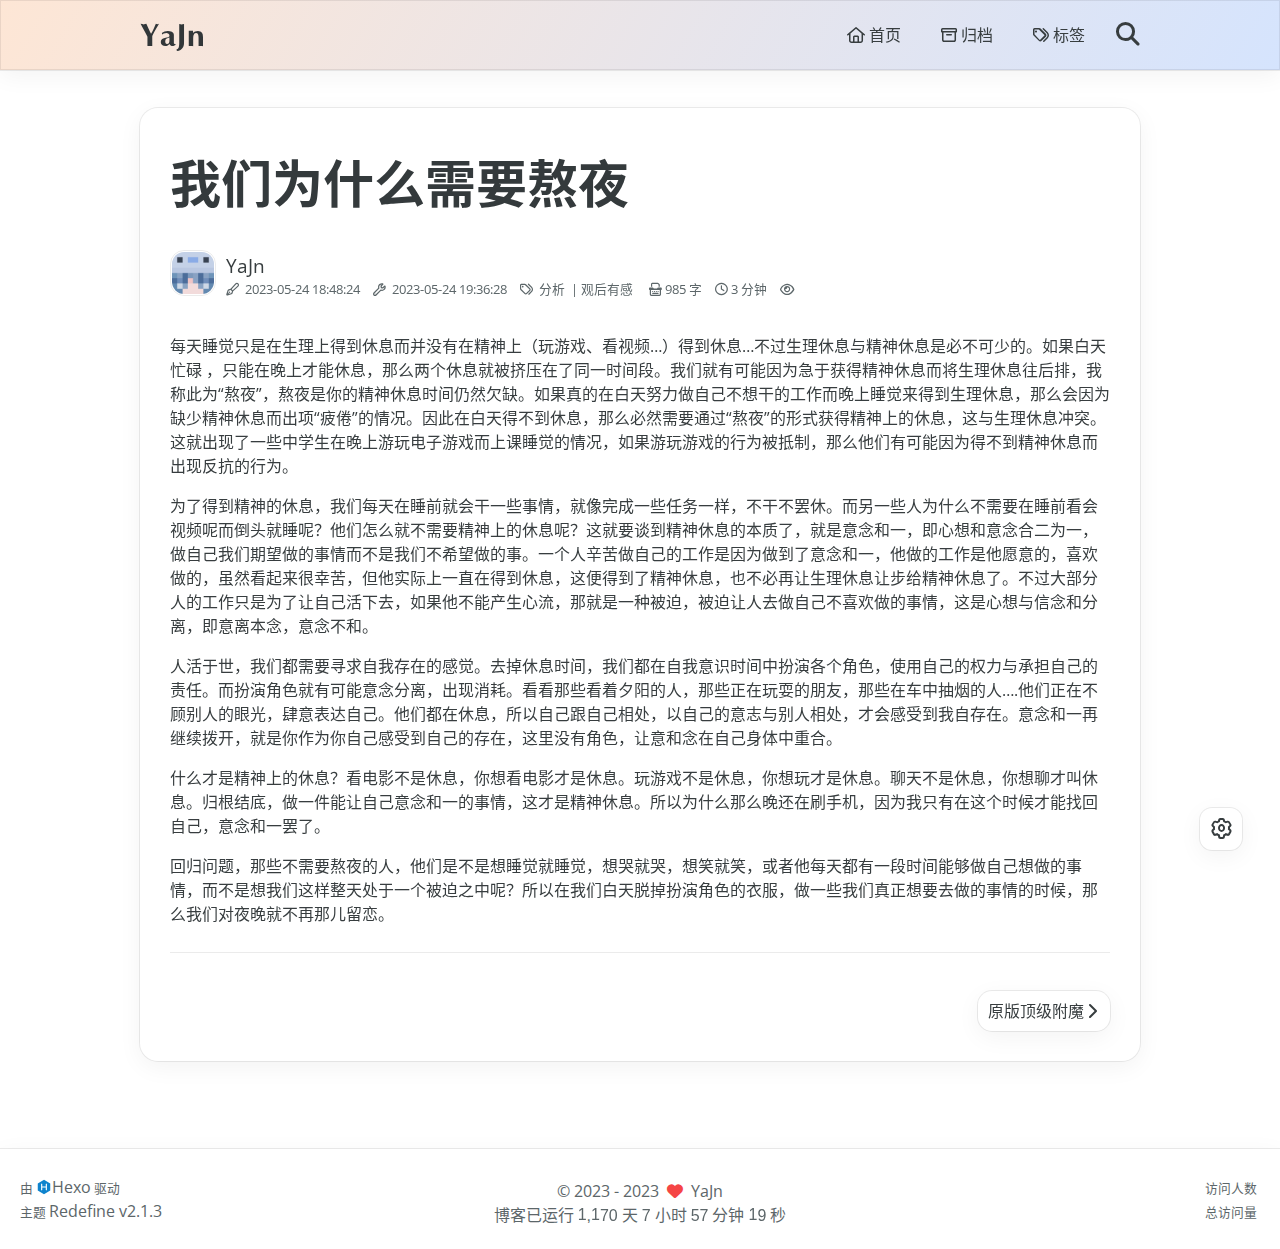
<file: 2023/05/24/我们为什么需要熬夜/index.html>
<!DOCTYPE html>
<html lang="zh-CN">
<head>
    <meta charset="utf-8">
    <meta name="viewport" content="width=device-width, initial-scale=1">
    <meta name="keywords" content="Hexo Theme Redefine">
    
    <meta name="author" content="YaJn">
    <!-- preconnect -->
    <link rel="preconnect" href="https://fonts.googleapis.com">
    <link rel="preconnect" href="https://fonts.gstatic.com" crossorigin>
    
    
    <!--- Seo Part-->
    
    <link rel="canonical" href="https://yajn.work/2023/05/24/我们为什么需要熬夜/"/>
    <meta name="robots" content="index,follow">
    <meta name="googlebot" content="index,follow">
    <meta name="revisit-after" content="1 days">
    
        <meta name="description" content="每天睡觉只是在生理上得到休息而并没有在精神上（玩游戏、看视频…）得到休息…不过生理休息与精神休息是必不可少的。如果白天忙碌 ，只能在晚上才能休息，那么两个休息就被挤压在了同一时间段。我们就有可能因为急于获得精神休息而将生理休息往后排，我称此为“熬夜”，熬夜是你的精神休息时间仍然欠缺。如果真的在白天努力做自己不想干的工作而晚上睡觉来得到生理休息，那么会因为缺少精神休息而出项“疲倦”的情况。因此在白天">
<meta property="og:type" content="article">
<meta property="og:title" content="我们为什么需要熬夜">
<meta property="og:url" content="https://yajn.work/2023/05/24/%E6%88%91%E4%BB%AC%E4%B8%BA%E4%BB%80%E4%B9%88%E9%9C%80%E8%A6%81%E7%86%AC%E5%A4%9C/index.html">
<meta property="og:site_name" content="Hexo">
<meta property="og:description" content="每天睡觉只是在生理上得到休息而并没有在精神上（玩游戏、看视频…）得到休息…不过生理休息与精神休息是必不可少的。如果白天忙碌 ，只能在晚上才能休息，那么两个休息就被挤压在了同一时间段。我们就有可能因为急于获得精神休息而将生理休息往后排，我称此为“熬夜”，熬夜是你的精神休息时间仍然欠缺。如果真的在白天努力做自己不想干的工作而晚上睡觉来得到生理休息，那么会因为缺少精神休息而出项“疲倦”的情况。因此在白天">
<meta property="og:locale" content="zh_CN">
<meta property="article:published_time" content="2023-05-24T10:48:24.000Z">
<meta property="article:modified_time" content="2023-05-24T11:36:28.718Z">
<meta property="article:author" content="YaJn">
<meta property="article:tag" content="分析">
<meta property="article:tag" content="观后有感">
<meta name="twitter:card" content="summary">
    
    
    <!--- Icon Part-->
    <link rel="icon" type="image/png" href="/images/favicon.png" sizes="192x192">
    <link rel="apple-touch-icon" sizes="180x180" href="/images/favicon.png">
    <meta name="theme-color" content="#A31F34">
    <link rel="shortcut icon" href="/images/favicon.png">
    <!--- Page Info-->
    
    <title>
        
            我们为什么需要熬夜 -
        
        YaJn
    </title>
    
<link rel="stylesheet" href="/css/style.css">

    
<link rel="stylesheet" href="/assets/fonts.css">

    <!--- Font Part-->
    
    
    
    

    <!--- Inject Part-->
    
    <script id="hexo-configurations">
    let Global = window.Global || {};
    Global.hexo_config = {"hostname":"yajn.work","root":"/","language":"zh-CN","path":"search.xml"};
    Global.theme_config = {"articles":{"style":{"font_size":"16px","line_height":1.5,"image_border_radius":"14px","image_alignment":"center","image_caption":false,"link_icon":true},"word_count":{"enable":true,"count":true,"min2read":true},"author_label":{"enable":false,"auto":false,"list":[]},"code_block":{"copy":true,"style":"simple","font":{"enable":false,"family":null,"url":null}},"toc":{"enable":true,"max_depth":3,"number":false,"expand":true,"init_open":true},"copyright":false,"lazyload":true,"recommendation":{"enable":false,"title":"推荐阅读","limit":3,"placeholder":"/images/wallhaven-wqery6-light.webp","skip_dirs":[]}},"colors":{"primary":"#A31F34","secondary":null},"global":{"fonts":{"chinese":{"enable":false,"family":null,"url":null},"english":{"enable":false,"family":null,"url":null}},"content_max_width":"1000px","sidebar_width":"210px","hover":{"shadow":true,"scale":false},"scroll_progress":{"bar":false,"percentage":true},"busuanzi_counter":{"enable":true,"site_pv":true,"site_uv":true,"post_pv":true},"pjax":true,"open_graph":true,"google_analytics":{"enable":false,"id":null}},"home_banner":{"enable":true,"style":"static","image":{"light":"/images/wallhaven-wqery6-light.png","dark":"/images/wallhaven-wqery6-dark.png"},"title":"YaJn","subtitle":{"text":[],"hitokoto":{"enable":false,"api":"https://v1.hitokoto.cn"},"typing_speed":100,"backing_speed":80,"starting_delay":500,"backing_delay":1500,"loop":true,"smart_backspace":true},"text_color":{"light":"#fff","dark":"#d1d1b6"},"text_style":{"title_size":"2.8rem","subtitle_size":"1.5rem","line_height":1.2},"custom_font":{"enable":false,"family":null,"url":null},"social_links":{"enable":false,"links":{"github":null,"instagram":null,"zhihu":null,"twitter":null,"email":null}}},"plugins":{"feed":{"enable":false},"aplayer":{"enable":false,"type":"fixed","audios":[{"name":null,"artist":null,"url":null,"cover":null}]},"mermaid":{"enable":true,"version":"9.3.0"}},"version":"2.1.3","navbar":{"auto_hide":true,"color":{"left":"#f78736","right":"#367df7","transparency":35},"links":{"Home":{"path":"/","icon":"fa-regular fa-house"},"Archives":{"path":"/archives","icon":"fa-regular fa-archive"},"Tags":{"path":"/tags","icon":"fa-regular fa-tags"}},"search":{"enable":true,"preload":true}},"page_templates":{"friends_column":2,"tags_style":"blur"},"home":{"sidebar":{"enable":true,"position":"left","first_item":"menu","announcement":null,"links":null},"article_date_format":"auto","categories":{"enable":true,"limit":3},"tags":{"enable":true,"limit":3}}};
    Global.language_ago = {"second":"%s 秒前","minute":"%s 分钟前","hour":"%s 小时前","day":"%s 天前","week":"%s 周前","month":"%s 个月前","year":"%s 年前"};
  </script>
    
    <!--- Fontawesome Part-->
    
<link rel="stylesheet" href="/fontawesome/fontawesome.min.css">

    
<link rel="stylesheet" href="/fontawesome/brands.min.css">

    
<link rel="stylesheet" href="/fontawesome/solid.min.css">

    
<link rel="stylesheet" href="/fontawesome/regular.min.css">

    
    
    
    
<meta name="generator" content="Hexo 6.3.0"></head>


<body>
<div class="progress-bar-container">
    

    
        <span class="pjax-progress-bar"></span>
        <span class="pjax-progress-icon">
            <i class="fa-solid fa-circle-notch fa-spin"></i>
        </span>
    
</div>


<main class="page-container">

    

    <div class="main-content-container">

        <div class="main-content-header">
            <header class="navbar-container">
    
    <div class="navbar-content">
        <div class="left">
            
            <a class="logo-title" href="/">
                
                YaJn
                
            </a>
        </div>

        <div class="right">
            <!-- PC -->
            <div class="desktop">
                <ul class="navbar-list">
                    
                        
                            <li class="navbar-item">
                                <!-- Menu -->
                                <a class="" 
                                    href="/"  >
                                    
                                        
                                            <i class="fa-regular fa-house"></i>
                                        
                                        首页
                                    
                                </a>
                                <!-- Submenu -->
                                
                            </li>
                    
                        
                            <li class="navbar-item">
                                <!-- Menu -->
                                <a class="" 
                                    href="/archives"  >
                                    
                                        
                                            <i class="fa-regular fa-archive"></i>
                                        
                                        归档
                                    
                                </a>
                                <!-- Submenu -->
                                
                            </li>
                    
                        
                            <li class="navbar-item">
                                <!-- Menu -->
                                <a class="" 
                                    href="/tags"  >
                                    
                                        
                                            <i class="fa-regular fa-tags"></i>
                                        
                                        标签
                                    
                                </a>
                                <!-- Submenu -->
                                
                            </li>
                    
                    
                        <li class="navbar-item search search-popup-trigger">
                            <i class="fa-solid fa-magnifying-glass"></i>
                        </li>
                    
                </ul>
            </div>
            <!-- Mobile -->
            <div class="mobile">
                
                    <div class="icon-item search search-popup-trigger"><i class="fa-solid fa-magnifying-glass"></i></div>
                
                <div class="icon-item navbar-bar">
                    <div class="navbar-bar-middle"></div>
                </div>
            </div>
        </div>
    </div>

    <!-- Mobile drawer -->
    <div class="navbar-drawer">
        <ul class="drawer-navbar-list">
            
                
                    <li class="drawer-navbar-item flex-center">
                        <a class="" 
                        href="/"  >
                             
                                
                                    <i class="fa-regular fa-house"></i>
                                
                                首页
                            
                        </a>
                    </li>
                    <!-- Submenu -->
                    
            
                
                    <li class="drawer-navbar-item flex-center">
                        <a class="" 
                        href="/archives"  >
                             
                                
                                    <i class="fa-regular fa-archive"></i>
                                
                                归档
                            
                        </a>
                    </li>
                    <!-- Submenu -->
                    
            
                
                    <li class="drawer-navbar-item flex-center">
                        <a class="" 
                        href="/tags"  >
                             
                                
                                    <i class="fa-regular fa-tags"></i>
                                
                                标签
                            
                        </a>
                    </li>
                    <!-- Submenu -->
                    
            

        </ul>
    </div>

    <div class="window-mask"></div>

</header>


        </div>

        <div class="main-content-body">

            

            <div class="main-content">

                
                    <div class="fade-in-down-animation">
    <div class="post-page-container">
        <div class="article-content-container">

            
            
                <div class="article-title">
                    <h1 class="article-title-regular">我们为什么需要熬夜</h1>
                </div>
            
                
            

            
                <div class="article-header">
                    <div class="avatar">
                        <img src="/images/avatar.png">
                    </div>
                    <div class="info">
                        <div class="author">
                            <span class="name">YaJn</span>
                            
                        </div>
                        <div class="meta-info">
                            <div class="article-meta-info">
    <span class="article-date article-meta-item">
        <i class="fa-regular fa-pen-fancy"></i>&nbsp;
        <span class="desktop">2023-05-24 18:48:24</span>
        <span class="mobile">2023-05-24 18:48</span>
        <span class="hover-info">创建</span>
    </span>
    
        <span class="article-date article-meta-item">
            <i class="fa-regular fa-wrench"></i>&nbsp;
            <span class="desktop">2023-05-24 19:36:28</span>
            <span class="mobile">2023-05-24 19:36</span>
            <span class="hover-info">更新</span>
        </span>
    

    
    
        <span class="article-tags article-meta-item">
            <i class="fa-regular fa-tags"></i>&nbsp;
            <ul>
                
                    <li>
                        <a href="/tags/%E5%88%86%E6%9E%90/">分析</a>&nbsp;
                    </li>
                
                    <li>
                        | <a href="/tags/%E8%A7%82%E5%90%8E%E6%9C%89%E6%84%9F/">观后有感</a>&nbsp;
                    </li>
                
            </ul>
        </span>
    

    
    
        <span class="article-wordcount article-meta-item">
            <i class="fa-regular fa-typewriter"></i>&nbsp;<span>985 字</span>
        </span>
    
    
        <span class="article-min2read article-meta-item">
            <i class="fa-regular fa-clock"></i>&nbsp;<span>3 分钟</span>
        </span>
    
    
        <span class="article-pv article-meta-item">
            <i class="fa-regular fa-eye"></i>&nbsp;<span id="busuanzi_value_page_pv"></span>
        </span>
    
</div>

                        </div>
                    </div>
                </div>
            

            <div class="article-content markdown-body">
                <p>每天睡觉只是在生理上得到休息而并没有在精神上（玩游戏、看视频…）得到休息…不过生理休息与精神休息是必不可少的。如果白天忙碌 ，只能在晚上才能休息，那么两个休息就被挤压在了同一时间段。我们就有可能因为急于获得精神休息而将生理休息往后排，我称此为“熬夜”，熬夜是你的精神休息时间仍然欠缺。如果真的在白天努力做自己不想干的工作而晚上睡觉来得到生理休息，那么会因为缺少精神休息而出项“疲倦”的情况。因此在白天得不到休息，那么必然需要通过“熬夜”的形式获得精神上的休息，这与生理休息冲突。这就出现了一些中学生在晚上游玩电子游戏而上课睡觉的情况，如果游玩游戏的行为被抵制，那么他们有可能因为得不到精神休息而出现反抗的行为。</p>
<p>为了得到精神的休息，我们每天在睡前就会干一些事情，就像完成一些任务一样，不干不罢休。而另一些人为什么不需要在睡前看会视频呢而倒头就睡呢？他们怎么就不需要精神上的休息呢？这就要谈到精神休息的本质了，就是意念和一，即心想和意念合二为一，做自己我们期望做的事情而不是我们不希望做的事。一个人辛苦做自己的工作是因为做到了意念和一，他做的工作是他愿意的，喜欢做的，虽然看起来很幸苦，但他实际上一直在得到休息，这便得到了精神休息，也不必再让生理休息让步给精神休息了。不过大部分人的工作只是为了让自己活下去，如果他不能产生心流，那就是一种被迫，被迫让人去做自己不喜欢做的事情，这是心想与信念和分离，即意离本念，意念不和。</p>
<p>人活于世，我们都需要寻求自我存在的感觉。去掉休息时间，我们都在自我意识时间中扮演各个角色，使用自己的权力与承担自己的责任。而扮演角色就有可能意念分离，出现消耗。看看那些看着夕阳的人，那些正在玩耍的朋友，那些在车中抽烟的人….他们正在不顾别人的眼光，肆意表达自己。他们都在休息，所以自己跟自己相处，以自己的意志与别人相处，才会感受到我自存在。意念和一再继续拨开，就是你作为你自己感受到自己的存在，这里没有角色，让意和念在自己身体中重合。</p>
<p>什么才是精神上的休息？看电影不是休息，你想看电影才是休息。玩游戏不是休息，你想玩才是休息。聊天不是休息，你想聊才叫休息。归根结底，做一件能让自己意念和一的事情，这才是精神休息。所以为什么那么晚还在刷手机，因为我只有在这个时候才能找回自己，意念和一罢了。</p>
<p>回归问题，那些不需要熬夜的人，他们是不是想睡觉就睡觉，想哭就哭，想笑就笑，或者他每天都有一段时间能够做自己想做的事情，而不是想我们这样整天处于一个被迫之中呢？所以在我们白天脱掉扮演角色的衣服，做一些我们真正想要去做的事情的时候，那么我们对夜晚就不再那儿留恋。</p>

            </div>

            

            
                <ul class="post-tags-box">
                    
                        <li class="tag-item">
                            <a href="/tags/%E5%88%86%E6%9E%90/">#分析</a>&nbsp;
                        </li>
                    
                        <li class="tag-item">
                            <a href="/tags/%E8%A7%82%E5%90%8E%E6%9C%89%E6%84%9F/">#观后有感</a>&nbsp;
                        </li>
                    
                </ul>
            

            

            
                <div class="article-nav">
                    
                    
                        <div class="article-next">
                            <a class="next"
                            rel="next"
                            href="/2023/05/10/%E5%8E%9F%E7%89%88%E9%A1%B6%E7%BA%A7%E9%99%84%E9%AD%94/"
                            >
                                <span class="title flex-center">
                                    <span class="post-nav-title-item">原版顶级附魔</span>
                                    <span class="post-nav-item">下一篇</span>
                                </span>
                                <span class="right arrow-icon flex-center">
                                    <i class="fa-solid fa-chevron-right"></i>
                                </span>
                            </a>
                        </div>
                    
                </div>
            


            
        </div>

        
            <div class="toc-content-container">
                <div class="post-toc-wrap">
    <div class="post-toc">
        <div class="toc-title">此页目录</div>
        <div class="page-title">我们为什么需要熬夜</div>
        

    </div>
</div>
            </div>
        
    </div>
</div>


                

            </div>
            
            

        </div>

        <div class="main-content-footer">
            <footer class="footer">
    <div class="info-container">
        <div class="copyright-info">
            &copy;
            
              <span>2023</span>
              -
            
            2023&nbsp;&nbsp;<i class="fa-solid fa-heart fa-beat" style="--fa-animation-duration: 0.5s; color: #f54545"></i>&nbsp;&nbsp;<a href="/">YaJn</a>
        </div>
        
            <script async data-pjax src="//busuanzi.ibruce.info/busuanzi/2.3/busuanzi.pure.mini.js"></script>
            <div class="website-count info-item">
                
                    <span id="busuanzi_container_site_uv" class="busuanzi_container_site_uv">
                        访问人数&nbsp;<span id="busuanzi_value_site_uv" class="busuanzi_value_site_uv"></span>
                    </span>
                
                
                    <span id="busuanzi_container_site_pv" class="busuanzi_container_site_pv">
                        总访问量&nbsp;<span id="busuanzi_value_site_pv" class="busuanzi_value_site_pv"></span>
                    </span>
                
            </div>
        
        <div class="theme-info info-item">
            <span class="powered-by-container">由 <?xml version="1.0" encoding="utf-8"?><!DOCTYPE svg PUBLIC "-//W3C//DTD SVG 1.1//EN" "http://www.w3.org/Graphics/SVG/1.1/DTD/svg11.dtd"><svg version="1.1" id="圖層_1" xmlns="http://www.w3.org/2000/svg" xmlns:xlink="http://www.w3.org/1999/xlink" x="0px" y="0px" width="1rem" height="1rem" viewBox="0 0 512 512" enable-background="new 0 0 512 512" xml:space="preserve"><path fill="#0E83CD" d="M256.4,25.8l-200,115.5L56,371.5l199.6,114.7l200-115.5l0.4-230.2L256.4,25.8z M349,354.6l-18.4,10.7l-18.6-11V275H200v79.6l-18.4,10.7l-18.6-11v-197l18.5-10.6l18.5,10.8V237h112v-79.6l18.5-10.6l18.5,10.8V354.6z"/></svg><a target="_blank" href="https://hexo.io">Hexo</a> 驱动</span>
                <br>
            <span class="theme-version-container">主题&nbsp;<a class="theme-version" target="_blank" href="https://github.com/EvanNotFound/hexo-theme-redefine">Redefine v2.1.3</a>
        </div>
        
        
        
            <div id="start_div" style="display:none">
                2023/5/10 19:30:00
            </div>
            <div>
                博客已运行 <span class="odometer" id="runtime_days" ></span> 天 <span class="odometer" id="runtime_hours"></span> 小时 <span class="odometer" id="runtime_minutes"></span> 分钟 <span class="odometer" id="runtime_seconds"></span> 秒
            </div>
        
        
        
            <script async data-pjax>
                try {
                    function odometer_init() {
                    const elements = document.querySelectorAll('.odometer');
                    elements.forEach(el => {
                        new Odometer({
                            el,
                            format: '( ddd).dd',
                            duration: 200
                        });
                    });
                    }
                    odometer_init();
                } catch (error) {}
            </script>
        
        
        
    </div>  
</footer>
        </div>
    </div>

    
        <div class="post-tools">
            <div class="post-tools-container">
    <ul class="article-tools-list">
        <!-- TOC aside toggle -->
        
            <li class="right-bottom-tools page-aside-toggle">
                <i class="fa-regular fa-outdent"></i>
            </li>
        

        <!-- go comment -->
        
    </ul>
</div>

        </div>
    

    <div class="right-side-tools-container">
        <div class="side-tools-container">
    <ul class="hidden-tools-list">
        <li class="right-bottom-tools tool-font-adjust-plus flex-center">
            <i class="fa-regular fa-magnifying-glass-plus"></i>
        </li>

        <li class="right-bottom-tools tool-font-adjust-minus flex-center">
            <i class="fa-regular fa-magnifying-glass-minus"></i>
        </li>

        <li class="right-bottom-tools tool-expand-width flex-center">
            <i class="fa-regular fa-expand"></i>
        </li>

        <li class="right-bottom-tools tool-dark-light-toggle flex-center">
            <i class="fa-regular fa-moon"></i>
        </li>

        <!-- rss -->
        

        

        <li class="right-bottom-tools tool-scroll-to-bottom flex-center">
            <i class="fa-regular fa-arrow-down"></i>
        </li>
    </ul>

    <ul class="visible-tools-list">
        <li class="right-bottom-tools toggle-tools-list flex-center">
            <i class="fa-regular fa-cog fa-spin"></i>
        </li>
        
            <li class="right-bottom-tools tool-scroll-to-top flex-center">
                <i class="arrow-up fas fa-arrow-up"></i>
                <span class="percent"></span>
            </li>
        
        
    </ul>
</div>

    </div>

    <div class="image-viewer-container">
    <img src="">
</div>


    
        <div class="search-pop-overlay">
    <div class="popup search-popup">
        <div class="search-header">
          <span class="search-input-field-pre">
            <i class="fa-solid fa-keyboard"></i>
          </span>
            <div class="search-input-container">
                <input autocomplete="off"
                       autocorrect="off"
                       autocapitalize="off"
                       placeholder="搜索..."
                       spellcheck="false"
                       type="search"
                       class="search-input"
                >
            </div>
            <span class="popup-btn-close">
                <i class="fa-solid fa-times"></i>
            </span>
        </div>
        <div id="search-result">
            <div id="no-result">
                <i class="fa-solid fa-spinner fa-spin-pulse fa-5x fa-fw"></i>
            </div>
        </div>
    </div>
</div>

    


</main>




<script src="/js/utils.js"></script>

<script src="/js/main.js"></script>

<script src="/js/layouts/navbarShrink.js"></script>

<script src="/js/tools/scrollTopBottom.js"></script>

<script src="/js/tools/lightDarkSwitch.js"></script>



    
<script src="/js/tools/localSearch.js"></script>




    
<script src="/js/tools/codeBlock.js"></script>




    
<script src="/js/layouts/lazyload.js"></script>




    
<script src="/js/tools/runtime.js"></script>

    
<script src="/js/layouts/odometer.min.js"></script>

    
<link rel="stylesheet" href="/assets/odometer-theme-minimal.css">




  
<script src="/js/libs/Typed.min.js"></script>

  
<script src="/js/plugins/typed.js"></script>




    
<script src="/js/libs/mermaid.min.js"></script>

    
<script src="/js/plugins/mermaid.js"></script>






<div class="post-scripts pjax">
    
        
<script src="/js/tools/tocToggle.js"></script>

<script src="/js/libs/anime.min.js"></script>

<script src="/js/layouts/toc.js"></script>

<script src="/js/plugins/tabs.js"></script>

    
</div>


    
<script src="/js/libs/pjax.min.js"></script>

<script>
    window.addEventListener('DOMContentLoaded', () => {
        window.pjax = new Pjax({
            selectors: [
                'head title',
                '.page-container',
                '.pjax',
            ],
            history: true,
            debug: false,
            cacheBust: false,
            timeout: 0,
            analytics: false,
            currentUrlFullReload: false,
            scrollRestoration: false,
            // scrollTo: true,
        });

        document.addEventListener('pjax:send', () => {
            Global.utils.pjaxProgressBarStart();
        });

        document.addEventListener('pjax:complete', () => {
            Global.utils.pjaxProgressBarEnd();
            window.pjax.executeScripts(document.querySelectorAll('script[data-pjax], .pjax script'));
            Global.refresh();
        });
    });
</script>




</body>
</html>
</file>
<file: css/style.css>
.fade-in-down-animation {
  animation-fill-mode: both;
  animation-duration: 1s;
  animation-name: fade-in-down;
  will-change: transform;
}
.title-hover-animation {
  display: inline-block;
  position: relative;
  border-bottom: none;
  line-height: 1.3;
  vertical-align: top;
  color: var(--second-text-color);
}
.title-hover-animation::before {
  content: "";
  position: absolute;
  width: 100%;
  height: 2px;
  bottom: -4px;
  left: 0;
  background-color: var(--second-text-color);
  visibility: hidden;
  transform: scaleX(0);
  transition-property: color, background, box-shadow, border-color, visibility, transform;
  transition-delay: 0s, 0s, 0s, 0s, 0s, 0s;
  transition-duration: 0.2s, 0.2s, 0.2s, 0.2s, 0.2s, 0.2s;
  transition-timing-function: ease, ease, ease, ease, ease-in-out, ease-in-out;
}
@-moz-keyframes fade-in-down {
  0% {
    opacity: 0;
    transform: translateY(-50px);
  }
  100% {
    opacity: 1;
    transform: translateY(0);
  }
}
@-webkit-keyframes fade-in-down {
  0% {
    opacity: 0;
    transform: translateY(-50px);
  }
  100% {
    opacity: 1;
    transform: translateY(0);
  }
}
@-o-keyframes fade-in-down {
  0% {
    opacity: 0;
    transform: translateY(-50px);
  }
  100% {
    opacity: 1;
    transform: translateY(0);
  }
}
@keyframes fade-in-down {
  0% {
    opacity: 0;
    transform: translateY(-50px);
  }
  100% {
    opacity: 1;
    transform: translateY(0);
  }
}
@-moz-keyframes icon-animate {
  0%, 100% {
    transform: scale(1);
  }
  10%, 30% {
    transform: scale(0.88);
  }
  20%, 40%, 60%, 80% {
    transform: scale(1.08);
  }
  50%, 70% {
    transform: scale(1.08);
  }
}
@-webkit-keyframes icon-animate {
  0%, 100% {
    transform: scale(1);
  }
  10%, 30% {
    transform: scale(0.88);
  }
  20%, 40%, 60%, 80% {
    transform: scale(1.08);
  }
  50%, 70% {
    transform: scale(1.08);
  }
}
@-o-keyframes icon-animate {
  0%, 100% {
    transform: scale(1);
  }
  10%, 30% {
    transform: scale(0.88);
  }
  20%, 40%, 60%, 80% {
    transform: scale(1.08);
  }
  50%, 70% {
    transform: scale(1.08);
  }
}
@keyframes icon-animate {
  0%, 100% {
    transform: scale(1);
  }
  10%, 30% {
    transform: scale(0.88);
  }
  20%, 40%, 60%, 80% {
    transform: scale(1.08);
  }
  50%, 70% {
    transform: scale(1.08);
  }
}
:root {
  --background-color: #fff;
  --background-color-transparent: rgba(255,255,255,0.6);
  --background-color-transparent-15: rgba(255,255,255,0.15);
  --background-color-transparent-80: rgba(255,255,255,0.8);
  --second-background-color: #fafafa;
  --third-background-color: #f7f7f7;
  --third-background-color-transparent: rgba(241,241,241,0.6);
  --primary-color: #a31f34;
  --first-text-color: #323739;
  --second-text-color: #343a3c;
  --third-text-color: #5c6669;
  --fourth-text-color: #eaeced;
  --default-text-color: #373d3f;
  --invert-text-color: #bebec6;
  --border-color: rgba(0,0,0,0.08);
  --selection-color: #be243c;
  --shadow-color-1: rgba(0,0,0,0.08);
  --shadow-color-2: rgba(0,0,0,0.05);
  --shadow-hover-color: rgba(0,0,0,0.28);
  --scrollbar-color: #c1c1c1;
  --scrollbar-color-hover: #a1a1a1;
  --scroll-bar-bg-color: #fafafa;
  --link-color: #323739;
  --copyright-info-color: #c03;
  --avatar-background-color: #06c;
  --pjax-progress-bar-color: linear-gradient(45deg, #f10006, #ef5b00, #e59c01, #19ca05, #00cab5, #0264c8, #c303c3);
  --archive-timeline-last-child-color: linear-gradient(to bottom, #e8e8e8 60%, rgba(0,0,0,0) 100%) 1 100%;
  --note-blue-title-bg: #d6f7fb;
  --note-red-title-bg: #fde9e9;
  --note-cyan-title-bg: #e9fdf9;
  --note-green-title-bg: #e9fde9;
  --note-yellow-title-bg: #fdf9e9;
  --note-gray-title-bg: #f9f9f9;
  --note-type-title-bg: #fdf3e9;
  --note-black-title-bg: #e9e9e9;
  --note-purple-title-bg: #f9e9fd;
  --home-banner-img: url("/images/wallhaven-wqery6-light.png");
  --home-banner-text-color: #fff;
  --home-banner-icons-container-border-color: rgba(255,255,255,0.35);
  --home-banner-icons-container-background-color: rgba(255,255,255,0.3);
  --redefine-box-shadow: var(--shadow-color-2) 0px 6px 24px 0px, var(--shadow-color-1) 0px 0px 0px 1px;
  --redefine-box-shadow-hover: var(--shadow-color-2) 0px 6px 24px 0px, var(--shadow-color-1) 0px 0px 0px 1px, var(--shadow-color-1) 0px 0px 0px 1px inset;
  --redefine-box-shadow-flat: var(--shadow-color-2) 0px 1px 4px 0px, var(--shadow-color-1) 0px 0px 0px 1px;
  --redefine-box-shadow-flat-hover: var(--shadow-color-2) 0px 1px 4px 0px, var(--shadow-color-1) 0px 0px 0px 1px, var(--shadow-color-1) 0px 0px 0px 1px inset;
  --mermaid-theme: '';
}
@media (prefers-color-scheme: light) {
  :root {
    --background-color: #fff;
    --background-color-transparent: rgba(255,255,255,0.6);
    --background-color-transparent-15: rgba(255,255,255,0.15);
    --background-color-transparent-80: rgba(255,255,255,0.8);
    --second-background-color: #fafafa;
    --third-background-color: #f7f7f7;
    --third-background-color-transparent: rgba(241,241,241,0.6);
    --primary-color: #a31f34;
    --first-text-color: #323739;
    --second-text-color: #343a3c;
    --third-text-color: #5c6669;
    --fourth-text-color: #eaeced;
    --default-text-color: #373d3f;
    --invert-text-color: #bebec6;
    --border-color: rgba(0,0,0,0.08);
    --selection-color: #be243c;
    --shadow-color-1: rgba(0,0,0,0.08);
    --shadow-color-2: rgba(0,0,0,0.05);
    --shadow-hover-color: rgba(0,0,0,0.28);
    --scrollbar-color: #c1c1c1;
    --scrollbar-color-hover: #a1a1a1;
    --scroll-bar-bg-color: #fafafa;
    --link-color: #323739;
    --copyright-info-color: #c03;
    --avatar-background-color: #06c;
    --pjax-progress-bar-color: linear-gradient(45deg, #f10006, #ef5b00, #e59c01, #19ca05, #00cab5, #0264c8, #c303c3);
    --archive-timeline-last-child-color: linear-gradient(to bottom, #e8e8e8 60%, rgba(0,0,0,0) 100%) 1 100%;
    --note-blue-title-bg: #d6f7fb;
    --note-red-title-bg: #fde9e9;
    --note-cyan-title-bg: #e9fdf9;
    --note-green-title-bg: #e9fde9;
    --note-yellow-title-bg: #fdf9e9;
    --note-gray-title-bg: #f9f9f9;
    --note-type-title-bg: #fdf3e9;
    --note-black-title-bg: #e9e9e9;
    --note-purple-title-bg: #f9e9fd;
    --home-banner-img: url("/images/wallhaven-wqery6-light.png");
    --home-banner-text-color: #fff;
    --home-banner-icons-container-border-color: rgba(255,255,255,0.35);
    --home-banner-icons-container-background-color: rgba(255,255,255,0.3);
    --redefine-box-shadow: var(--shadow-color-2) 0px 6px 24px 0px, var(--shadow-color-1) 0px 0px 0px 1px;
    --redefine-box-shadow-hover: var(--shadow-color-2) 0px 6px 24px 0px, var(--shadow-color-1) 0px 0px 0px 1px, var(--shadow-color-1) 0px 0px 0px 1px inset;
    --redefine-box-shadow-flat: var(--shadow-color-2) 0px 1px 4px 0px, var(--shadow-color-1) 0px 0px 0px 1px;
    --redefine-box-shadow-flat-hover: var(--shadow-color-2) 0px 1px 4px 0px, var(--shadow-color-1) 0px 0px 0px 1px, var(--shadow-color-1) 0px 0px 0px 1px inset;
    --mermaid-theme: '';
  }
}
@media (prefers-color-scheme: dark) {
  :root {
    --background-color: #202124;
    --background-color-transparent: rgba(32,33,36,0.4);
    --background-color-transparent-15: rgba(32,33,36,0.15);
    --background-color-transparent-80: rgba(32,33,36,0.8);
    --second-background-color: #242529;
    --third-background-color: #292b2f;
    --third-background-color-transparent: rgba(32,33,36,0.6);
    --primary-color: #a31f34;
    --first-text-color: #d2d2d7;
    --second-text-color: #cbcbd1;
    --third-text-color: #9595a2;
    --fourth-text-color: #242429;
    --default-text-color: #bebec6;
    --invert-text-color: #373d3f;
    --border-color: rgba(255,255,255,0.08);
    --selection-color: #be243c;
    --shadow-color-1: rgba(255,255,255,0.08);
    --shadow-color-2: rgba(255,255,255,0.05);
    --shadow-hover-color: rgba(69,69,69,0.28);
    --scrollbar-color: #898989;
    --scrollbar-color-hover: #a1a1a1;
    --scroll-bar-bg-color: #2a2c30;
    --link-color: #c5c5cc;
    --copyright-info-color: #a30029;
    --avatar-background-color: #005cb8;
    --pjax-progress-bar-color: linear-gradient(45deg, #ea404a, #ea722f, #e9a71f, #67e559, #18ecec, #1b85f1, #ee1dee);
    --archive-timeline-last-child-color: linear-gradient(to bottom, #323232 60%, rgba(255,255,255,0) 100%) 1 100%;
    --note-blue-title-bg: #1e3e46;
    --note-red-title-bg: #4e1e1e;
    --note-cyan-title-bg: #1e4e4e;
    --note-green-title-bg: #1e4e1e;
    --note-yellow-title-bg: #4e4e1e;
    --note-gray-title-bg: #4e4e4e;
    --note-type-title-bg: #4e3a1e;
    --note-black-title-bg: #1e1e1e;
    --note-purple-title-bg: #4e1e4e;
    --home-banner-img: url("/images/wallhaven-wqery6-dark.png");
    --home-banner-text-color: #d1d1b6;
    --home-banner-icons-container-border-color: rgba(197,197,197,0.35);
    --home-banner-icons-container-background-color: rgba(197,197,197,0.3);
    --redefine-box-shadow: var(--shadow-color-2) 0px 6px 24px 0px, var(--shadow-color-1) 0px 0px 0px 1px;
    --redefine-box-shadow-hover: var(--shadow-color-2) 0px 6px 24px 0px, var(--shadow-color-1) 0px 0px 0px 1px, var(--shadow-color-1) 0px 0px 0px 1px inset;
    --redefine-box-shadow-flat: var(--shadow-color-2) 0px 1px 4px 0px, var(--shadow-color-1) 0px 0px 0px 1px;
    --redefine-box-shadow-flat-hover: var(--shadow-color-2) 0px 1px 4px 0px, var(--shadow-color-1) 0px 0px 0px 1px, var(--shadow-color-1) 0px 0px 0px 1px inset;
    --mermaid-theme: '';
  }
}
.light-mode {
  --background-color: #fff;
  --background-color-transparent: rgba(255,255,255,0.6);
  --background-color-transparent-15: rgba(255,255,255,0.15);
  --background-color-transparent-80: rgba(255,255,255,0.8);
  --second-background-color: #fafafa;
  --third-background-color: #f7f7f7;
  --third-background-color-transparent: rgba(241,241,241,0.6);
  --primary-color: #a31f34;
  --first-text-color: #323739;
  --second-text-color: #343a3c;
  --third-text-color: #5c6669;
  --fourth-text-color: #eaeced;
  --default-text-color: #373d3f;
  --invert-text-color: #bebec6;
  --border-color: rgba(0,0,0,0.08);
  --selection-color: #be243c;
  --shadow-color-1: rgba(0,0,0,0.08);
  --shadow-color-2: rgba(0,0,0,0.05);
  --shadow-hover-color: rgba(0,0,0,0.28);
  --scrollbar-color: #c1c1c1;
  --scrollbar-color-hover: #a1a1a1;
  --scroll-bar-bg-color: #fafafa;
  --link-color: #323739;
  --copyright-info-color: #c03;
  --avatar-background-color: #06c;
  --pjax-progress-bar-color: linear-gradient(45deg, #f10006, #ef5b00, #e59c01, #19ca05, #00cab5, #0264c8, #c303c3);
  --archive-timeline-last-child-color: linear-gradient(to bottom, #e8e8e8 60%, rgba(0,0,0,0) 100%) 1 100%;
  --note-blue-title-bg: #d6f7fb;
  --note-red-title-bg: #fde9e9;
  --note-cyan-title-bg: #e9fdf9;
  --note-green-title-bg: #e9fde9;
  --note-yellow-title-bg: #fdf9e9;
  --note-gray-title-bg: #f9f9f9;
  --note-type-title-bg: #fdf3e9;
  --note-black-title-bg: #e9e9e9;
  --note-purple-title-bg: #f9e9fd;
  --home-banner-img: url("/images/wallhaven-wqery6-light.png");
  --home-banner-text-color: #fff;
  --home-banner-icons-container-border-color: rgba(255,255,255,0.35);
  --home-banner-icons-container-background-color: rgba(255,255,255,0.3);
  --redefine-box-shadow: var(--shadow-color-2) 0px 6px 24px 0px, var(--shadow-color-1) 0px 0px 0px 1px;
  --redefine-box-shadow-hover: var(--shadow-color-2) 0px 6px 24px 0px, var(--shadow-color-1) 0px 0px 0px 1px, var(--shadow-color-1) 0px 0px 0px 1px inset;
  --redefine-box-shadow-flat: var(--shadow-color-2) 0px 1px 4px 0px, var(--shadow-color-1) 0px 0px 0px 1px;
  --redefine-box-shadow-flat-hover: var(--shadow-color-2) 0px 1px 4px 0px, var(--shadow-color-1) 0px 0px 0px 1px, var(--shadow-color-1) 0px 0px 0px 1px inset;
  --mermaid-theme: '';
}
.dark-mode {
  --background-color: #202124;
  --background-color-transparent: rgba(32,33,36,0.4);
  --background-color-transparent-15: rgba(32,33,36,0.15);
  --background-color-transparent-80: rgba(32,33,36,0.8);
  --second-background-color: #242529;
  --third-background-color: #292b2f;
  --third-background-color-transparent: rgba(32,33,36,0.6);
  --primary-color: #a31f34;
  --first-text-color: #d2d2d7;
  --second-text-color: #cbcbd1;
  --third-text-color: #9595a2;
  --fourth-text-color: #242429;
  --default-text-color: #bebec6;
  --invert-text-color: #373d3f;
  --border-color: rgba(255,255,255,0.08);
  --selection-color: #be243c;
  --shadow-color-1: rgba(255,255,255,0.08);
  --shadow-color-2: rgba(255,255,255,0.05);
  --shadow-hover-color: rgba(69,69,69,0.28);
  --scrollbar-color: #898989;
  --scrollbar-color-hover: #a1a1a1;
  --scroll-bar-bg-color: #2a2c30;
  --link-color: #c5c5cc;
  --copyright-info-color: #a30029;
  --avatar-background-color: #005cb8;
  --pjax-progress-bar-color: linear-gradient(45deg, #ea404a, #ea722f, #e9a71f, #67e559, #18ecec, #1b85f1, #ee1dee);
  --archive-timeline-last-child-color: linear-gradient(to bottom, #323232 60%, rgba(255,255,255,0) 100%) 1 100%;
  --note-blue-title-bg: #1e3e46;
  --note-red-title-bg: #4e1e1e;
  --note-cyan-title-bg: #1e4e4e;
  --note-green-title-bg: #1e4e1e;
  --note-yellow-title-bg: #4e4e1e;
  --note-gray-title-bg: #4e4e4e;
  --note-type-title-bg: #4e3a1e;
  --note-black-title-bg: #1e1e1e;
  --note-purple-title-bg: #4e1e4e;
  --home-banner-img: url("/images/wallhaven-wqery6-dark.png");
  --home-banner-text-color: #d1d1b6;
  --home-banner-icons-container-border-color: rgba(197,197,197,0.35);
  --home-banner-icons-container-background-color: rgba(197,197,197,0.3);
  --redefine-box-shadow: var(--shadow-color-2) 0px 6px 24px 0px, var(--shadow-color-1) 0px 0px 0px 1px;
  --redefine-box-shadow-hover: var(--shadow-color-2) 0px 6px 24px 0px, var(--shadow-color-1) 0px 0px 0px 1px, var(--shadow-color-1) 0px 0px 0px 1px inset;
  --redefine-box-shadow-flat: var(--shadow-color-2) 0px 1px 4px 0px, var(--shadow-color-1) 0px 0px 0px 1px;
  --redefine-box-shadow-flat-hover: var(--shadow-color-2) 0px 1px 4px 0px, var(--shadow-color-1) 0px 0px 0px 1px, var(--shadow-color-1) 0px 0px 0px 1px inset;
  --mermaid-theme: '';
}
:root {
  --background-color: #fff;
  --background-color-transparent: rgba(255,255,255,0.6);
  --background-color-transparent-15: rgba(255,255,255,0.15);
  --background-color-transparent-80: rgba(255,255,255,0.8);
  --second-background-color: #fafafa;
  --third-background-color: #f7f7f7;
  --third-background-color-transparent: rgba(241,241,241,0.6);
  --primary-color: #a31f34;
  --first-text-color: #323739;
  --second-text-color: #343a3c;
  --third-text-color: #5c6669;
  --fourth-text-color: #eaeced;
  --default-text-color: #373d3f;
  --invert-text-color: #bebec6;
  --border-color: rgba(0,0,0,0.08);
  --selection-color: #be243c;
  --shadow-color-1: rgba(0,0,0,0.08);
  --shadow-color-2: rgba(0,0,0,0.05);
  --shadow-hover-color: rgba(0,0,0,0.28);
  --scrollbar-color: #c1c1c1;
  --scrollbar-color-hover: #a1a1a1;
  --scroll-bar-bg-color: #fafafa;
  --link-color: #323739;
  --copyright-info-color: #c03;
  --avatar-background-color: #06c;
  --pjax-progress-bar-color: linear-gradient(45deg, #f10006, #ef5b00, #e59c01, #19ca05, #00cab5, #0264c8, #c303c3);
  --archive-timeline-last-child-color: linear-gradient(to bottom, #e8e8e8 60%, rgba(0,0,0,0) 100%) 1 100%;
  --note-blue-title-bg: #d6f7fb;
  --note-red-title-bg: #fde9e9;
  --note-cyan-title-bg: #e9fdf9;
  --note-green-title-bg: #e9fde9;
  --note-yellow-title-bg: #fdf9e9;
  --note-gray-title-bg: #f9f9f9;
  --note-type-title-bg: #fdf3e9;
  --note-black-title-bg: #e9e9e9;
  --note-purple-title-bg: #f9e9fd;
  --home-banner-img: url("/images/wallhaven-wqery6-light.png");
  --home-banner-text-color: #fff;
  --home-banner-icons-container-border-color: rgba(255,255,255,0.35);
  --home-banner-icons-container-background-color: rgba(255,255,255,0.3);
  --redefine-box-shadow: var(--shadow-color-2) 0px 6px 24px 0px, var(--shadow-color-1) 0px 0px 0px 1px;
  --redefine-box-shadow-hover: var(--shadow-color-2) 0px 6px 24px 0px, var(--shadow-color-1) 0px 0px 0px 1px, var(--shadow-color-1) 0px 0px 0px 1px inset;
  --redefine-box-shadow-flat: var(--shadow-color-2) 0px 1px 4px 0px, var(--shadow-color-1) 0px 0px 0px 1px;
  --redefine-box-shadow-flat-hover: var(--shadow-color-2) 0px 1px 4px 0px, var(--shadow-color-1) 0px 0px 0px 1px, var(--shadow-color-1) 0px 0px 0px 1px inset;
  --mermaid-theme: '';
}
@media (prefers-color-scheme: light) {
  :root {
    --background-color: #fff;
    --background-color-transparent: rgba(255,255,255,0.6);
    --background-color-transparent-15: rgba(255,255,255,0.15);
    --background-color-transparent-80: rgba(255,255,255,0.8);
    --second-background-color: #fafafa;
    --third-background-color: #f7f7f7;
    --third-background-color-transparent: rgba(241,241,241,0.6);
    --primary-color: #a31f34;
    --first-text-color: #323739;
    --second-text-color: #343a3c;
    --third-text-color: #5c6669;
    --fourth-text-color: #eaeced;
    --default-text-color: #373d3f;
    --invert-text-color: #bebec6;
    --border-color: rgba(0,0,0,0.08);
    --selection-color: #be243c;
    --shadow-color-1: rgba(0,0,0,0.08);
    --shadow-color-2: rgba(0,0,0,0.05);
    --shadow-hover-color: rgba(0,0,0,0.28);
    --scrollbar-color: #c1c1c1;
    --scrollbar-color-hover: #a1a1a1;
    --scroll-bar-bg-color: #fafafa;
    --link-color: #323739;
    --copyright-info-color: #c03;
    --avatar-background-color: #06c;
    --pjax-progress-bar-color: linear-gradient(45deg, #f10006, #ef5b00, #e59c01, #19ca05, #00cab5, #0264c8, #c303c3);
    --archive-timeline-last-child-color: linear-gradient(to bottom, #e8e8e8 60%, rgba(0,0,0,0) 100%) 1 100%;
    --note-blue-title-bg: #d6f7fb;
    --note-red-title-bg: #fde9e9;
    --note-cyan-title-bg: #e9fdf9;
    --note-green-title-bg: #e9fde9;
    --note-yellow-title-bg: #fdf9e9;
    --note-gray-title-bg: #f9f9f9;
    --note-type-title-bg: #fdf3e9;
    --note-black-title-bg: #e9e9e9;
    --note-purple-title-bg: #f9e9fd;
    --home-banner-img: url("/images/wallhaven-wqery6-light.png");
    --home-banner-text-color: #fff;
    --home-banner-icons-container-border-color: rgba(255,255,255,0.35);
    --home-banner-icons-container-background-color: rgba(255,255,255,0.3);
    --redefine-box-shadow: var(--shadow-color-2) 0px 6px 24px 0px, var(--shadow-color-1) 0px 0px 0px 1px;
    --redefine-box-shadow-hover: var(--shadow-color-2) 0px 6px 24px 0px, var(--shadow-color-1) 0px 0px 0px 1px, var(--shadow-color-1) 0px 0px 0px 1px inset;
    --redefine-box-shadow-flat: var(--shadow-color-2) 0px 1px 4px 0px, var(--shadow-color-1) 0px 0px 0px 1px;
    --redefine-box-shadow-flat-hover: var(--shadow-color-2) 0px 1px 4px 0px, var(--shadow-color-1) 0px 0px 0px 1px, var(--shadow-color-1) 0px 0px 0px 1px inset;
    --mermaid-theme: '';
  }
}
@media (prefers-color-scheme: dark) {
  :root {
    --background-color: #202124;
    --background-color-transparent: rgba(32,33,36,0.4);
    --background-color-transparent-15: rgba(32,33,36,0.15);
    --background-color-transparent-80: rgba(32,33,36,0.8);
    --second-background-color: #242529;
    --third-background-color: #292b2f;
    --third-background-color-transparent: rgba(32,33,36,0.6);
    --primary-color: #a31f34;
    --first-text-color: #d2d2d7;
    --second-text-color: #cbcbd1;
    --third-text-color: #9595a2;
    --fourth-text-color: #242429;
    --default-text-color: #bebec6;
    --invert-text-color: #373d3f;
    --border-color: rgba(255,255,255,0.08);
    --selection-color: #be243c;
    --shadow-color-1: rgba(255,255,255,0.08);
    --shadow-color-2: rgba(255,255,255,0.05);
    --shadow-hover-color: rgba(69,69,69,0.28);
    --scrollbar-color: #898989;
    --scrollbar-color-hover: #a1a1a1;
    --scroll-bar-bg-color: #2a2c30;
    --link-color: #c5c5cc;
    --copyright-info-color: #a30029;
    --avatar-background-color: #005cb8;
    --pjax-progress-bar-color: linear-gradient(45deg, #ea404a, #ea722f, #e9a71f, #67e559, #18ecec, #1b85f1, #ee1dee);
    --archive-timeline-last-child-color: linear-gradient(to bottom, #323232 60%, rgba(255,255,255,0) 100%) 1 100%;
    --note-blue-title-bg: #1e3e46;
    --note-red-title-bg: #4e1e1e;
    --note-cyan-title-bg: #1e4e4e;
    --note-green-title-bg: #1e4e1e;
    --note-yellow-title-bg: #4e4e1e;
    --note-gray-title-bg: #4e4e4e;
    --note-type-title-bg: #4e3a1e;
    --note-black-title-bg: #1e1e1e;
    --note-purple-title-bg: #4e1e4e;
    --home-banner-img: url("/images/wallhaven-wqery6-dark.png");
    --home-banner-text-color: #d1d1b6;
    --home-banner-icons-container-border-color: rgba(197,197,197,0.35);
    --home-banner-icons-container-background-color: rgba(197,197,197,0.3);
    --redefine-box-shadow: var(--shadow-color-2) 0px 6px 24px 0px, var(--shadow-color-1) 0px 0px 0px 1px;
    --redefine-box-shadow-hover: var(--shadow-color-2) 0px 6px 24px 0px, var(--shadow-color-1) 0px 0px 0px 1px, var(--shadow-color-1) 0px 0px 0px 1px inset;
    --redefine-box-shadow-flat: var(--shadow-color-2) 0px 1px 4px 0px, var(--shadow-color-1) 0px 0px 0px 1px;
    --redefine-box-shadow-flat-hover: var(--shadow-color-2) 0px 1px 4px 0px, var(--shadow-color-1) 0px 0px 0px 1px, var(--shadow-color-1) 0px 0px 0px 1px inset;
    --mermaid-theme: '';
  }
}
.light-mode {
  --background-color: #fff;
  --background-color-transparent: rgba(255,255,255,0.6);
  --background-color-transparent-15: rgba(255,255,255,0.15);
  --background-color-transparent-80: rgba(255,255,255,0.8);
  --second-background-color: #fafafa;
  --third-background-color: #f7f7f7;
  --third-background-color-transparent: rgba(241,241,241,0.6);
  --primary-color: #a31f34;
  --first-text-color: #323739;
  --second-text-color: #343a3c;
  --third-text-color: #5c6669;
  --fourth-text-color: #eaeced;
  --default-text-color: #373d3f;
  --invert-text-color: #bebec6;
  --border-color: rgba(0,0,0,0.08);
  --selection-color: #be243c;
  --shadow-color-1: rgba(0,0,0,0.08);
  --shadow-color-2: rgba(0,0,0,0.05);
  --shadow-hover-color: rgba(0,0,0,0.28);
  --scrollbar-color: #c1c1c1;
  --scrollbar-color-hover: #a1a1a1;
  --scroll-bar-bg-color: #fafafa;
  --link-color: #323739;
  --copyright-info-color: #c03;
  --avatar-background-color: #06c;
  --pjax-progress-bar-color: linear-gradient(45deg, #f10006, #ef5b00, #e59c01, #19ca05, #00cab5, #0264c8, #c303c3);
  --archive-timeline-last-child-color: linear-gradient(to bottom, #e8e8e8 60%, rgba(0,0,0,0) 100%) 1 100%;
  --note-blue-title-bg: #d6f7fb;
  --note-red-title-bg: #fde9e9;
  --note-cyan-title-bg: #e9fdf9;
  --note-green-title-bg: #e9fde9;
  --note-yellow-title-bg: #fdf9e9;
  --note-gray-title-bg: #f9f9f9;
  --note-type-title-bg: #fdf3e9;
  --note-black-title-bg: #e9e9e9;
  --note-purple-title-bg: #f9e9fd;
  --home-banner-img: url("/images/wallhaven-wqery6-light.png");
  --home-banner-text-color: #fff;
  --home-banner-icons-container-border-color: rgba(255,255,255,0.35);
  --home-banner-icons-container-background-color: rgba(255,255,255,0.3);
  --redefine-box-shadow: var(--shadow-color-2) 0px 6px 24px 0px, var(--shadow-color-1) 0px 0px 0px 1px;
  --redefine-box-shadow-hover: var(--shadow-color-2) 0px 6px 24px 0px, var(--shadow-color-1) 0px 0px 0px 1px, var(--shadow-color-1) 0px 0px 0px 1px inset;
  --redefine-box-shadow-flat: var(--shadow-color-2) 0px 1px 4px 0px, var(--shadow-color-1) 0px 0px 0px 1px;
  --redefine-box-shadow-flat-hover: var(--shadow-color-2) 0px 1px 4px 0px, var(--shadow-color-1) 0px 0px 0px 1px, var(--shadow-color-1) 0px 0px 0px 1px inset;
  --mermaid-theme: '';
}
.dark-mode {
  --background-color: #202124;
  --background-color-transparent: rgba(32,33,36,0.4);
  --background-color-transparent-15: rgba(32,33,36,0.15);
  --background-color-transparent-80: rgba(32,33,36,0.8);
  --second-background-color: #242529;
  --third-background-color: #292b2f;
  --third-background-color-transparent: rgba(32,33,36,0.6);
  --primary-color: #a31f34;
  --first-text-color: #d2d2d7;
  --second-text-color: #cbcbd1;
  --third-text-color: #9595a2;
  --fourth-text-color: #242429;
  --default-text-color: #bebec6;
  --invert-text-color: #373d3f;
  --border-color: rgba(255,255,255,0.08);
  --selection-color: #be243c;
  --shadow-color-1: rgba(255,255,255,0.08);
  --shadow-color-2: rgba(255,255,255,0.05);
  --shadow-hover-color: rgba(69,69,69,0.28);
  --scrollbar-color: #898989;
  --scrollbar-color-hover: #a1a1a1;
  --scroll-bar-bg-color: #2a2c30;
  --link-color: #c5c5cc;
  --copyright-info-color: #a30029;
  --avatar-background-color: #005cb8;
  --pjax-progress-bar-color: linear-gradient(45deg, #ea404a, #ea722f, #e9a71f, #67e559, #18ecec, #1b85f1, #ee1dee);
  --archive-timeline-last-child-color: linear-gradient(to bottom, #323232 60%, rgba(255,255,255,0) 100%) 1 100%;
  --note-blue-title-bg: #1e3e46;
  --note-red-title-bg: #4e1e1e;
  --note-cyan-title-bg: #1e4e4e;
  --note-green-title-bg: #1e4e1e;
  --note-yellow-title-bg: #4e4e1e;
  --note-gray-title-bg: #4e4e4e;
  --note-type-title-bg: #4e3a1e;
  --note-black-title-bg: #1e1e1e;
  --note-purple-title-bg: #4e1e4e;
  --home-banner-img: url("/images/wallhaven-wqery6-dark.png");
  --home-banner-text-color: #d1d1b6;
  --home-banner-icons-container-border-color: rgba(197,197,197,0.35);
  --home-banner-icons-container-background-color: rgba(197,197,197,0.3);
  --redefine-box-shadow: var(--shadow-color-2) 0px 6px 24px 0px, var(--shadow-color-1) 0px 0px 0px 1px;
  --redefine-box-shadow-hover: var(--shadow-color-2) 0px 6px 24px 0px, var(--shadow-color-1) 0px 0px 0px 1px, var(--shadow-color-1) 0px 0px 0px 1px inset;
  --redefine-box-shadow-flat: var(--shadow-color-2) 0px 1px 4px 0px, var(--shadow-color-1) 0px 0px 0px 1px;
  --redefine-box-shadow-flat-hover: var(--shadow-color-2) 0px 1px 4px 0px, var(--shadow-color-1) 0px 0px 0px 1px, var(--shadow-color-1) 0px 0px 0px 1px inset;
  --mermaid-theme: '';
}
.fade-in-down-animation {
  animation-fill-mode: both;
  animation-duration: 1s;
  animation-name: fade-in-down;
  will-change: transform;
}
.title-hover-animation {
  display: inline-block;
  position: relative;
  border-bottom: none;
  line-height: 1.3;
  vertical-align: top;
  color: var(--second-text-color);
}
.title-hover-animation::before {
  content: "";
  position: absolute;
  width: 100%;
  height: 2px;
  bottom: -4px;
  left: 0;
  background-color: var(--second-text-color);
  visibility: hidden;
  transform: scaleX(0);
  transition-property: color, background, box-shadow, border-color, visibility, transform;
  transition-delay: 0s, 0s, 0s, 0s, 0s, 0s;
  transition-duration: 0.2s, 0.2s, 0.2s, 0.2s, 0.2s, 0.2s;
  transition-timing-function: ease, ease, ease, ease, ease-in-out, ease-in-out;
}
@-moz-keyframes fade-in-down {
  0% {
    opacity: 0;
    transform: translateY(-50px);
  }
  100% {
    opacity: 1;
    transform: translateY(0);
  }
}
@-webkit-keyframes fade-in-down {
  0% {
    opacity: 0;
    transform: translateY(-50px);
  }
  100% {
    opacity: 1;
    transform: translateY(0);
  }
}
@-o-keyframes fade-in-down {
  0% {
    opacity: 0;
    transform: translateY(-50px);
  }
  100% {
    opacity: 1;
    transform: translateY(0);
  }
}
@keyframes fade-in-down {
  0% {
    opacity: 0;
    transform: translateY(-50px);
  }
  100% {
    opacity: 1;
    transform: translateY(0);
  }
}
@-moz-keyframes icon-animate {
  0%, 100% {
    transform: scale(1);
  }
  10%, 30% {
    transform: scale(0.88);
  }
  20%, 40%, 60%, 80% {
    transform: scale(1.08);
  }
  50%, 70% {
    transform: scale(1.08);
  }
}
@-webkit-keyframes icon-animate {
  0%, 100% {
    transform: scale(1);
  }
  10%, 30% {
    transform: scale(0.88);
  }
  20%, 40%, 60%, 80% {
    transform: scale(1.08);
  }
  50%, 70% {
    transform: scale(1.08);
  }
}
@-o-keyframes icon-animate {
  0%, 100% {
    transform: scale(1);
  }
  10%, 30% {
    transform: scale(0.88);
  }
  20%, 40%, 60%, 80% {
    transform: scale(1.08);
  }
  50%, 70% {
    transform: scale(1.08);
  }
}
@keyframes icon-animate {
  0%, 100% {
    transform: scale(1);
  }
  10%, 30% {
    transform: scale(0.88);
  }
  20%, 40%, 60%, 80% {
    transform: scale(1.08);
  }
  50%, 70% {
    transform: scale(1.08);
  }
}
* {
  transition-property: color, background, box-shadow, border-color;
  transition-delay: 0s, 0s, 0s, 0s;
  transition-duration: 0.2s, 0.2s, 0.2s, 0.2s;
  transition-timing-function: ease, ease, ease, ease;
}
*::-webkit-scrollbar {
  width: 6px;
  height: 6px;
  transition: all 0.2s ease;
  display: block;
}
*::-webkit-scrollbar-thumb {
  background: var(--scrollbar-color);
  border-radius: 18px;
  background-clip: content-box;
  border: 3px solid transparent;
}
*::-webkit-scrollbar-track {
  background-color: var(--scroll-bar-bg-color);
  border: 1px solid var(--shadow-color-1);
}
*::-webkit-scrollbar-thumb:hover {
  background: var(--scrollbar-color-hover);
  border-radius: 18px;
  background-clip: content-box;
  border: 3px solid transparent;
}
html,
body {
  position: relative;
  width: 100%;
  height: 100%;
  margin: 0;
  padding: 0;
  color: var(--default-text-color);
  background: var(--background-color);
  font-family: Open Sans, Noto Sans, Noto Sans SC, -apple-system, system-ui, Segoe UI, Roboto, Ubuntu, Cantarell, Noto Sans, sans-serif, BlinkMacSystemFont, Helvetica Neue, PingFang SC, Hiragino Sans GB, Microsoft YaHei, Arial;
  font-weight: 400;
  font-size: 16px;
  line-height: 1.5;
}
html::-webkit-scrollbar,
body::-webkit-scrollbar {
  width: 14px;
  height: 8px;
}
@media (max-width: 780px) {
  html,
  body {
    font-size: 15.36px;
    line-height: 1.44;
  }
}
@media (max-width: 500px) {
  html,
  body {
    font-size: 14.4px;
    line-height: 1.35;
  }
}
::selection {
  background: var(--selection-color);
  color: #fff;
}
ul,
ol,
li {
  padding: 0;
  margin: 0;
  list-style: none;
}
a {
  text-decoration: none;
  color: var(--default-text-color);
}
a i,
a span {
  color: var(--default-text-color);
}
a:hover,
a:active {
  text-decoration: none !important;
  color: var(--primary-color);
}
a:hover i,
a:active i,
a:hover span,
a:active span {
  color: var(--primary-color);
}
img[lazyload] {
  padding: 10px;
  margin: 20px auto !important;
  cursor: not-allowed;
  pointer-events: none;
}
button {
  padding: 0;
  margin: 0;
  border: 0;
  outline: none;
  cursor: pointer;
  background: transparent;
}
.btn {
  display: inline-block;
  position: relative;
  text-align: center;
  cursor: pointer;
  white-space: nowrap;
  padding: 8px 16px;
  background-color: var(--second-background-color) !important;
  border-radius: 14px !important;
  padding: 12px 16px !important;
  text-decoration: none !important;
  padding: 0;
  border-radius: 18px;
  box-sizing: border-box;
  background: var(--background-color);
  margin-bottom: 1rem;
  box-shadow: var(--redefine-box-shadow);
  box-shadow: var(--redefine-box-shadow-flat) !important;
  user-select: none;
  -moz-user-select: none;
  -webkit-user-select: none;
  -ms-user-select: none;
  box-shadow: var(--redefine-box-shadow);
  transition-property: color, background, box-shadow, border-color, transform;
  transition-delay: 0s, 0s, 0s, 0s, 0s;
  transition-duration: 0.2s, 0.2s, 0.2s, 0.2s, 0.2s;
  transition-timing-function: ease, ease, ease, ease, linear;
}
@media (max-width: 780px) {
  .btn {
    margin-bottom: 0.8rem;
  }
}
@media (max-width: 500px) {
  .btn {
    margin-bottom: 0.6rem;
  }
}
.btn:hover {
  box-shadow: var(--redefine-box-shadow-hover);
}
@media (max-width: 780px) {
  .btn {
    padding: 0;
    border-radius: 14.4px;
  }
}
@media (max-width: 500px) {
  .btn {
    padding: 0;
    border-radius: 10.799999999999999px;
  }
}
.btn:hover {
  box-shadow: var(--redefine-box-shadow-hover);
}
.btn:hover,
.btn:focus {
  color: var(--primary-color);
  background-color: var(--background-color) !important;
  box-shadow: var(--redefine-box-shadow) !important;
}
.btn:active {
  box-shadow: var(--redefine-box-shadow-flat) !important;
  transform: scale(0.95);
  transition: transform 0.1s ease;
  background-color: var(--third-background-color) !important;
}
.flex-center {
  display: flex;
  justify-content: center;
  align-items: center;
}
.clear {
  clear: both;
}
.markdown-body {
  font-family: 'Open Sans', 'Noto Sans', sans-serif, 'Noto Sans SC', sans-serif, sans-serif;
  font-size: 16px;
}
.markdown-body blockquote {
  box-sizing: border-box;
  margin: 20px 0;
  color: var(--default-text-color);
  background: var(--third-background-color);
  padding: 0 1rem 0 0.5rem;
  border-radius: 0 14px 14px 0;
  position: relative;
  border-left: 5px solid var(--default-text-color);
}
.markdown-body blockquote p,
.markdown-body blockquote ul,
.markdown-body blockquote ol {
  padding: 5px 5px 5px 10px;
}
.markdown-body p {
  line-height: 1.5;
  color: var(--default-text-color);
  margin-bottom: 1rem;
  margin-top: 0;
}
.markdown-body a {
  position: relative;
  outline: 0;
  text-decoration: underline;
  overflow-wrap: break-word;
  cursor: pointer;
  box-sizing: border-box;
  padding-bottom: 2px;
}
.markdown-body a .fas,
.markdown-body a .far,
.markdown-body a fab {
  margin: 0 2px 0 6px;
  position: relative;
  color: var(--third-text-color);
  font-size: 0.88rem;
}
.markdown-body a:hover {
  text-decoration: underline;
}
.markdown-body a:hover::after {
  background: var(--primary-color);
  text-decoration: underline;
}
.markdown-body strong {
  color: var(--default-text-color);
}
.markdown-body hr {
  margin: 2rem 0;
  border: 0;
  border-top: 2px solid var(--shadow-color-1);
}
.markdown-body em {
  color: var(--default-text-color);
}
.markdown-body ul > li,
.markdown-body ol > li {
  margin-left: 16px;
  line-height: 2rem;
}
.markdown-body ul {
  margin-bottom: 1.2rem;
}
.markdown-body ul li {
  list-style: disc;
}
.markdown-body ul li ul li {
  list-style: circle;
}
.markdown-body ul li ul li ul li {
  list-style: square;
}
.markdown-body ol {
  margin-bottom: 1.2rem;
}
.markdown-body ol li {
  list-style: decimal;
}
.markdown-body ol li ol li {
  list-style: upper-alpha;
}
.markdown-body ol li ol li ol li {
  list-style: upper-roman;
}
.markdown-body li {
  color: var(--default-text-color);
}
.markdown-body h1,
.markdown-body h2,
.markdown-body h3,
.markdown-body h4,
.markdown-body h5,
.markdown-body h6,
.markdown-body .h1,
.markdown-body .h2,
.markdown-body .h3,
.markdown-body .h4,
.markdown-body .h5,
.markdown-body .h6 {
  font-family: 'Open Sans', 'Noto Sans', sans-serif, 'Noto Sans SC', sans-serif, sans-serif;
  color: var(--second-text-color);
  line-height: 1.5;
  margin-bottom: 1rem !important;
}
@media (max-width: 780px) {
  .markdown-body h1,
  .markdown-body h2,
  .markdown-body h3,
  .markdown-body h4,
  .markdown-body h5,
  .markdown-body h6,
  .markdown-body .h1,
  .markdown-body .h2,
  .markdown-body .h3,
  .markdown-body .h4,
  .markdown-body .h5,
  .markdown-body .h6 {
    line-height: 1.44;
  }
}
.markdown-body h1,
.markdown-body .h1 {
  font-size: 3.2rem;
  font-weight: 600;
  border-bottom: solid 2px var(--fourth-text-color);
  margin-top: 5rem;
}
@media (max-width: 780px) {
  .markdown-body h1,
  .markdown-body .h1 {
    font-size: 1.7rem;
  }
}
.markdown-body h2,
.markdown-body .h2 {
  font-size: 2.5rem;
  font-weight: 600;
  padding: 3px 0;
  border-bottom: solid 2px var(--fourth-text-color);
  margin-top: 4rem;
}
@media (max-width: 780px) {
  .markdown-body h2,
  .markdown-body .h2 {
    font-size: 1.6rem;
  }
}
.markdown-body h3,
.markdown-body .h3 {
  font-size: 1.8rem;
  font-weight: 550;
  margin-top: 2.8rem;
}
@media (max-width: 780px) {
  .markdown-body h3,
  .markdown-body .h3 {
    font-size: 1.5rem;
  }
}
.markdown-body h4,
.markdown-body .h4 {
  font-size: 1.5rem;
  font-weight: 550;
  margin-top: 2.5rem;
}
@media (max-width: 780px) {
  .markdown-body h4,
  .markdown-body .h4 {
    font-size: 1.4rem;
  }
}
.markdown-body h5,
.markdown-body .h5 {
  font-size: 1.28rem;
  font-weight: 550;
  margin-top: 2.2rem;
}
@media (max-width: 780px) {
  .markdown-body h5,
  .markdown-body .h5 {
    font-size: 1.18rem;
  }
}
.markdown-body h6,
.markdown-body .h6 {
  font-size: 1.2rem;
  font-weight: 550;
  line-height: 1.5;
  margin-top: 2rem;
}
@media (max-width: 780px) {
  .markdown-body h6,
  .markdown-body .h6 {
    font-size: 1.1rem;
    line-height: 1.1;
  }
}
.markdown-body img {
  box-sizing: border-box;
  border-radius: 14px;
  max-width: 100%;
  cursor: zoom-in;
  display: block;
  transition-property: color, background, box-shadow, border-color, padding, margin;
  transition-delay: 0s, 0s, 0s, 0s, 0s, 0s;
  transition-duration: 0.2s, 0.2s, 0.2s, 0.2s, 0.2s, 0.2s;
  transition-timing-function: ease, ease, ease, ease, linear, linear;
  margin: 1rem auto 1rem;
}
.markdown-body > table {
  border-spacing: 0;
  border-collapse: collapse;
  width: 100%;
  overflow: auto;
  margin-bottom: 1.2rem;
  box-shadow: var(--redefine-box-shadow-flat);
  border-radius: 14px;
}
.markdown-body > table thead th {
  border-bottom: 1px solid var(--shadow-color-1);
  background-color: var(--third-background-color) !important;
}
.markdown-body > table thead th:first-child {
  border-top-left-radius: 14px;
}
.markdown-body > table thead th:last-child {
  border-top-right-radius: 14px;
}
.markdown-body > table tbody tr:last-child td:first-child {
  border-bottom-left-radius: 14px;
}
.markdown-body > table tbody tr:last-child td:last-child {
  border-bottom-right-radius: 14px;
}
.markdown-body > table td,
.markdown-body > table th {
  padding: 8px 16px;
  border-left: 1px solid var(--shadow-color-1);
}
.markdown-body > table td:first-child,
.markdown-body > table th:first-child {
  border-left: none;
}
.markdown-body > table tr {
  background-color: var(--background-color);
}
.markdown-body > table tr:nth-child(2n) {
  background-color: var(--second-background-color);
}
:root {
  --background-color: #fff;
  --background-color-transparent: rgba(255,255,255,0.6);
  --background-color-transparent-15: rgba(255,255,255,0.15);
  --background-color-transparent-80: rgba(255,255,255,0.8);
  --second-background-color: #fafafa;
  --third-background-color: #f7f7f7;
  --third-background-color-transparent: rgba(241,241,241,0.6);
  --primary-color: #a31f34;
  --first-text-color: #323739;
  --second-text-color: #343a3c;
  --third-text-color: #5c6669;
  --fourth-text-color: #eaeced;
  --default-text-color: #373d3f;
  --invert-text-color: #bebec6;
  --border-color: rgba(0,0,0,0.08);
  --selection-color: #be243c;
  --shadow-color-1: rgba(0,0,0,0.08);
  --shadow-color-2: rgba(0,0,0,0.05);
  --shadow-hover-color: rgba(0,0,0,0.28);
  --scrollbar-color: #c1c1c1;
  --scrollbar-color-hover: #a1a1a1;
  --scroll-bar-bg-color: #fafafa;
  --link-color: #323739;
  --copyright-info-color: #c03;
  --avatar-background-color: #06c;
  --pjax-progress-bar-color: linear-gradient(45deg, #f10006, #ef5b00, #e59c01, #19ca05, #00cab5, #0264c8, #c303c3);
  --archive-timeline-last-child-color: linear-gradient(to bottom, #e8e8e8 60%, rgba(0,0,0,0) 100%) 1 100%;
  --note-blue-title-bg: #d6f7fb;
  --note-red-title-bg: #fde9e9;
  --note-cyan-title-bg: #e9fdf9;
  --note-green-title-bg: #e9fde9;
  --note-yellow-title-bg: #fdf9e9;
  --note-gray-title-bg: #f9f9f9;
  --note-type-title-bg: #fdf3e9;
  --note-black-title-bg: #e9e9e9;
  --note-purple-title-bg: #f9e9fd;
  --home-banner-img: url("/images/wallhaven-wqery6-light.png");
  --home-banner-text-color: #fff;
  --home-banner-icons-container-border-color: rgba(255,255,255,0.35);
  --home-banner-icons-container-background-color: rgba(255,255,255,0.3);
  --redefine-box-shadow: var(--shadow-color-2) 0px 6px 24px 0px, var(--shadow-color-1) 0px 0px 0px 1px;
  --redefine-box-shadow-hover: var(--shadow-color-2) 0px 6px 24px 0px, var(--shadow-color-1) 0px 0px 0px 1px, var(--shadow-color-1) 0px 0px 0px 1px inset;
  --redefine-box-shadow-flat: var(--shadow-color-2) 0px 1px 4px 0px, var(--shadow-color-1) 0px 0px 0px 1px;
  --redefine-box-shadow-flat-hover: var(--shadow-color-2) 0px 1px 4px 0px, var(--shadow-color-1) 0px 0px 0px 1px, var(--shadow-color-1) 0px 0px 0px 1px inset;
  --mermaid-theme: '';
}
@media (prefers-color-scheme: light) {
  :root {
    --background-color: #fff;
    --background-color-transparent: rgba(255,255,255,0.6);
    --background-color-transparent-15: rgba(255,255,255,0.15);
    --background-color-transparent-80: rgba(255,255,255,0.8);
    --second-background-color: #fafafa;
    --third-background-color: #f7f7f7;
    --third-background-color-transparent: rgba(241,241,241,0.6);
    --primary-color: #a31f34;
    --first-text-color: #323739;
    --second-text-color: #343a3c;
    --third-text-color: #5c6669;
    --fourth-text-color: #eaeced;
    --default-text-color: #373d3f;
    --invert-text-color: #bebec6;
    --border-color: rgba(0,0,0,0.08);
    --selection-color: #be243c;
    --shadow-color-1: rgba(0,0,0,0.08);
    --shadow-color-2: rgba(0,0,0,0.05);
    --shadow-hover-color: rgba(0,0,0,0.28);
    --scrollbar-color: #c1c1c1;
    --scrollbar-color-hover: #a1a1a1;
    --scroll-bar-bg-color: #fafafa;
    --link-color: #323739;
    --copyright-info-color: #c03;
    --avatar-background-color: #06c;
    --pjax-progress-bar-color: linear-gradient(45deg, #f10006, #ef5b00, #e59c01, #19ca05, #00cab5, #0264c8, #c303c3);
    --archive-timeline-last-child-color: linear-gradient(to bottom, #e8e8e8 60%, rgba(0,0,0,0) 100%) 1 100%;
    --note-blue-title-bg: #d6f7fb;
    --note-red-title-bg: #fde9e9;
    --note-cyan-title-bg: #e9fdf9;
    --note-green-title-bg: #e9fde9;
    --note-yellow-title-bg: #fdf9e9;
    --note-gray-title-bg: #f9f9f9;
    --note-type-title-bg: #fdf3e9;
    --note-black-title-bg: #e9e9e9;
    --note-purple-title-bg: #f9e9fd;
    --home-banner-img: url("/images/wallhaven-wqery6-light.png");
    --home-banner-text-color: #fff;
    --home-banner-icons-container-border-color: rgba(255,255,255,0.35);
    --home-banner-icons-container-background-color: rgba(255,255,255,0.3);
    --redefine-box-shadow: var(--shadow-color-2) 0px 6px 24px 0px, var(--shadow-color-1) 0px 0px 0px 1px;
    --redefine-box-shadow-hover: var(--shadow-color-2) 0px 6px 24px 0px, var(--shadow-color-1) 0px 0px 0px 1px, var(--shadow-color-1) 0px 0px 0px 1px inset;
    --redefine-box-shadow-flat: var(--shadow-color-2) 0px 1px 4px 0px, var(--shadow-color-1) 0px 0px 0px 1px;
    --redefine-box-shadow-flat-hover: var(--shadow-color-2) 0px 1px 4px 0px, var(--shadow-color-1) 0px 0px 0px 1px, var(--shadow-color-1) 0px 0px 0px 1px inset;
    --mermaid-theme: '';
  }
}
@media (prefers-color-scheme: dark) {
  :root {
    --background-color: #202124;
    --background-color-transparent: rgba(32,33,36,0.4);
    --background-color-transparent-15: rgba(32,33,36,0.15);
    --background-color-transparent-80: rgba(32,33,36,0.8);
    --second-background-color: #242529;
    --third-background-color: #292b2f;
    --third-background-color-transparent: rgba(32,33,36,0.6);
    --primary-color: #a31f34;
    --first-text-color: #d2d2d7;
    --second-text-color: #cbcbd1;
    --third-text-color: #9595a2;
    --fourth-text-color: #242429;
    --default-text-color: #bebec6;
    --invert-text-color: #373d3f;
    --border-color: rgba(255,255,255,0.08);
    --selection-color: #be243c;
    --shadow-color-1: rgba(255,255,255,0.08);
    --shadow-color-2: rgba(255,255,255,0.05);
    --shadow-hover-color: rgba(69,69,69,0.28);
    --scrollbar-color: #898989;
    --scrollbar-color-hover: #a1a1a1;
    --scroll-bar-bg-color: #2a2c30;
    --link-color: #c5c5cc;
    --copyright-info-color: #a30029;
    --avatar-background-color: #005cb8;
    --pjax-progress-bar-color: linear-gradient(45deg, #ea404a, #ea722f, #e9a71f, #67e559, #18ecec, #1b85f1, #ee1dee);
    --archive-timeline-last-child-color: linear-gradient(to bottom, #323232 60%, rgba(255,255,255,0) 100%) 1 100%;
    --note-blue-title-bg: #1e3e46;
    --note-red-title-bg: #4e1e1e;
    --note-cyan-title-bg: #1e4e4e;
    --note-green-title-bg: #1e4e1e;
    --note-yellow-title-bg: #4e4e1e;
    --note-gray-title-bg: #4e4e4e;
    --note-type-title-bg: #4e3a1e;
    --note-black-title-bg: #1e1e1e;
    --note-purple-title-bg: #4e1e4e;
    --home-banner-img: url("/images/wallhaven-wqery6-dark.png");
    --home-banner-text-color: #d1d1b6;
    --home-banner-icons-container-border-color: rgba(197,197,197,0.35);
    --home-banner-icons-container-background-color: rgba(197,197,197,0.3);
    --redefine-box-shadow: var(--shadow-color-2) 0px 6px 24px 0px, var(--shadow-color-1) 0px 0px 0px 1px;
    --redefine-box-shadow-hover: var(--shadow-color-2) 0px 6px 24px 0px, var(--shadow-color-1) 0px 0px 0px 1px, var(--shadow-color-1) 0px 0px 0px 1px inset;
    --redefine-box-shadow-flat: var(--shadow-color-2) 0px 1px 4px 0px, var(--shadow-color-1) 0px 0px 0px 1px;
    --redefine-box-shadow-flat-hover: var(--shadow-color-2) 0px 1px 4px 0px, var(--shadow-color-1) 0px 0px 0px 1px, var(--shadow-color-1) 0px 0px 0px 1px inset;
    --mermaid-theme: '';
  }
}
.light-mode {
  --background-color: #fff;
  --background-color-transparent: rgba(255,255,255,0.6);
  --background-color-transparent-15: rgba(255,255,255,0.15);
  --background-color-transparent-80: rgba(255,255,255,0.8);
  --second-background-color: #fafafa;
  --third-background-color: #f7f7f7;
  --third-background-color-transparent: rgba(241,241,241,0.6);
  --primary-color: #a31f34;
  --first-text-color: #323739;
  --second-text-color: #343a3c;
  --third-text-color: #5c6669;
  --fourth-text-color: #eaeced;
  --default-text-color: #373d3f;
  --invert-text-color: #bebec6;
  --border-color: rgba(0,0,0,0.08);
  --selection-color: #be243c;
  --shadow-color-1: rgba(0,0,0,0.08);
  --shadow-color-2: rgba(0,0,0,0.05);
  --shadow-hover-color: rgba(0,0,0,0.28);
  --scrollbar-color: #c1c1c1;
  --scrollbar-color-hover: #a1a1a1;
  --scroll-bar-bg-color: #fafafa;
  --link-color: #323739;
  --copyright-info-color: #c03;
  --avatar-background-color: #06c;
  --pjax-progress-bar-color: linear-gradient(45deg, #f10006, #ef5b00, #e59c01, #19ca05, #00cab5, #0264c8, #c303c3);
  --archive-timeline-last-child-color: linear-gradient(to bottom, #e8e8e8 60%, rgba(0,0,0,0) 100%) 1 100%;
  --note-blue-title-bg: #d6f7fb;
  --note-red-title-bg: #fde9e9;
  --note-cyan-title-bg: #e9fdf9;
  --note-green-title-bg: #e9fde9;
  --note-yellow-title-bg: #fdf9e9;
  --note-gray-title-bg: #f9f9f9;
  --note-type-title-bg: #fdf3e9;
  --note-black-title-bg: #e9e9e9;
  --note-purple-title-bg: #f9e9fd;
  --home-banner-img: url("/images/wallhaven-wqery6-light.png");
  --home-banner-text-color: #fff;
  --home-banner-icons-container-border-color: rgba(255,255,255,0.35);
  --home-banner-icons-container-background-color: rgba(255,255,255,0.3);
  --redefine-box-shadow: var(--shadow-color-2) 0px 6px 24px 0px, var(--shadow-color-1) 0px 0px 0px 1px;
  --redefine-box-shadow-hover: var(--shadow-color-2) 0px 6px 24px 0px, var(--shadow-color-1) 0px 0px 0px 1px, var(--shadow-color-1) 0px 0px 0px 1px inset;
  --redefine-box-shadow-flat: var(--shadow-color-2) 0px 1px 4px 0px, var(--shadow-color-1) 0px 0px 0px 1px;
  --redefine-box-shadow-flat-hover: var(--shadow-color-2) 0px 1px 4px 0px, var(--shadow-color-1) 0px 0px 0px 1px, var(--shadow-color-1) 0px 0px 0px 1px inset;
  --mermaid-theme: '';
}
.dark-mode {
  --background-color: #202124;
  --background-color-transparent: rgba(32,33,36,0.4);
  --background-color-transparent-15: rgba(32,33,36,0.15);
  --background-color-transparent-80: rgba(32,33,36,0.8);
  --second-background-color: #242529;
  --third-background-color: #292b2f;
  --third-background-color-transparent: rgba(32,33,36,0.6);
  --primary-color: #a31f34;
  --first-text-color: #d2d2d7;
  --second-text-color: #cbcbd1;
  --third-text-color: #9595a2;
  --fourth-text-color: #242429;
  --default-text-color: #bebec6;
  --invert-text-color: #373d3f;
  --border-color: rgba(255,255,255,0.08);
  --selection-color: #be243c;
  --shadow-color-1: rgba(255,255,255,0.08);
  --shadow-color-2: rgba(255,255,255,0.05);
  --shadow-hover-color: rgba(69,69,69,0.28);
  --scrollbar-color: #898989;
  --scrollbar-color-hover: #a1a1a1;
  --scroll-bar-bg-color: #2a2c30;
  --link-color: #c5c5cc;
  --copyright-info-color: #a30029;
  --avatar-background-color: #005cb8;
  --pjax-progress-bar-color: linear-gradient(45deg, #ea404a, #ea722f, #e9a71f, #67e559, #18ecec, #1b85f1, #ee1dee);
  --archive-timeline-last-child-color: linear-gradient(to bottom, #323232 60%, rgba(255,255,255,0) 100%) 1 100%;
  --note-blue-title-bg: #1e3e46;
  --note-red-title-bg: #4e1e1e;
  --note-cyan-title-bg: #1e4e4e;
  --note-green-title-bg: #1e4e1e;
  --note-yellow-title-bg: #4e4e1e;
  --note-gray-title-bg: #4e4e4e;
  --note-type-title-bg: #4e3a1e;
  --note-black-title-bg: #1e1e1e;
  --note-purple-title-bg: #4e1e4e;
  --home-banner-img: url("/images/wallhaven-wqery6-dark.png");
  --home-banner-text-color: #d1d1b6;
  --home-banner-icons-container-border-color: rgba(197,197,197,0.35);
  --home-banner-icons-container-background-color: rgba(197,197,197,0.3);
  --redefine-box-shadow: var(--shadow-color-2) 0px 6px 24px 0px, var(--shadow-color-1) 0px 0px 0px 1px;
  --redefine-box-shadow-hover: var(--shadow-color-2) 0px 6px 24px 0px, var(--shadow-color-1) 0px 0px 0px 1px, var(--shadow-color-1) 0px 0px 0px 1px inset;
  --redefine-box-shadow-flat: var(--shadow-color-2) 0px 1px 4px 0px, var(--shadow-color-1) 0px 0px 0px 1px;
  --redefine-box-shadow-flat-hover: var(--shadow-color-2) 0px 1px 4px 0px, var(--shadow-color-1) 0px 0px 0px 1px, var(--shadow-color-1) 0px 0px 0px 1px inset;
  --mermaid-theme: '';
}
:root {
  --code-foreground: #3b4143;
  --code-background: #f2f2f2;
  --highlight-background: #fafafa;
  --highlight-foreground: #3b4143;
  --highlight-keyword: #d73a49;
  --highlight-link: #d73a49;
  --highlight-built-in: #6f42c1;
  --highlight-number: #005cc5;
  --highlight-string: #032f62;
  --highlight-regexp: #e36209;
  --highlight-subst: #24292e;
  --highlight-comment: #6a737d;
  --highlight-doctag: #22863a;
  --highlight-meta: $highlight-meta;
  --highlight-variable: #005cc5;
  --highlight-attr: #22863a;
  --highlight-section: $highlight-section;
  --highlight-bullet: #6f42c1;
  --highlight-addition: #144212;
  --highlight-deletion: #600;
}
@media (prefers-color-scheme: light) {
  :root {
    --code-foreground: #3b4143;
    --code-background: #f2f2f2;
    --highlight-background: #fafafa;
    --highlight-foreground: #3b4143;
    --highlight-keyword: #d73a49;
    --highlight-link: #d73a49;
    --highlight-built-in: #6f42c1;
    --highlight-number: #005cc5;
    --highlight-string: #032f62;
    --highlight-regexp: #e36209;
    --highlight-subst: #24292e;
    --highlight-comment: #6a737d;
    --highlight-doctag: #22863a;
    --highlight-meta: $highlight-meta;
    --highlight-variable: #005cc5;
    --highlight-attr: #22863a;
    --highlight-section: $highlight-section;
    --highlight-bullet: #6f42c1;
    --highlight-addition: #144212;
    --highlight-deletion: #600;
  }
}
@media (prefers-color-scheme: dark) {
  :root {
    --code-foreground: #bfbfc7;
    --code-background: #35363b;
    --highlight-background: #21252b;
    --highlight-foreground: #bfbfc7;
    --highlight-keyword: #569cd6;
    --highlight-link: #569cd6;
    --highlight-built-in: #4ec9b0;
    --highlight-number: #b8d7a3;
    --highlight-string: #d69d85;
    --highlight-regexp: #9a5334;
    --highlight-subst: #dcdcdc;
    --highlight-comment: #57a64a;
    --highlight-doctag: #608b4e;
    --highlight-meta: #9b9b9b;
    --highlight-variable: #bd63c5;
    --highlight-attr: #9cdcfe;
    --highlight-section: #ffd700;
    --highlight-bullet: #d7ba7d;
    --highlight-addition: #144212;
    --highlight-deletion: #600;
  }
}
.light-mode {
  --code-foreground: #3b4143;
  --code-background: #f2f2f2;
  --highlight-background: #fafafa;
  --highlight-foreground: #3b4143;
  --highlight-keyword: #d73a49;
  --highlight-link: #d73a49;
  --highlight-built-in: #6f42c1;
  --highlight-number: #005cc5;
  --highlight-string: #032f62;
  --highlight-regexp: #e36209;
  --highlight-subst: #24292e;
  --highlight-comment: #6a737d;
  --highlight-doctag: #22863a;
  --highlight-meta: $highlight-meta;
  --highlight-variable: #005cc5;
  --highlight-attr: #22863a;
  --highlight-section: $highlight-section;
  --highlight-bullet: #6f42c1;
  --highlight-addition: #144212;
  --highlight-deletion: #600;
}
.dark-mode {
  --code-foreground: #bfbfc7;
  --code-background: #35363b;
  --highlight-background: #21252b;
  --highlight-foreground: #bfbfc7;
  --highlight-keyword: #569cd6;
  --highlight-link: #569cd6;
  --highlight-built-in: #4ec9b0;
  --highlight-number: #b8d7a3;
  --highlight-string: #d69d85;
  --highlight-regexp: #9a5334;
  --highlight-subst: #dcdcdc;
  --highlight-comment: #57a64a;
  --highlight-doctag: #608b4e;
  --highlight-meta: #9b9b9b;
  --highlight-variable: #bd63c5;
  --highlight-attr: #9cdcfe;
  --highlight-section: #ffd700;
  --highlight-bullet: #d7ba7d;
  --highlight-addition: #144212;
  --highlight-deletion: #600;
}
pre,
.highlight {
  -webkit-text-size-adjust: none;
  overflow: auto;
  margin: 20px 0;
  padding: 0;
  font-size: 1rem;
  line-height: 1.5rem;
  color: var(--highlight-foreground);
  background: var(--highlight-background);
}
pre,
code {
  font-family: "Ubuntu Mono", Courier, monospace;
}
pre.mermaid {
  background-color: var(--background-color);
}
pre.mermaid svg {
  display: block;
  margin: auto;
}
code {
  padding: 4px;
  word-wrap: break-word;
  border-radius: 4px;
  font-size: 0.96em;
  color: var(--code-foreground);
  background: var(--code-background);
}
pre {
  padding-top: 14px !important;
  tab-size: 4;
}
pre code {
  padding: 0;
  color: var(--highlight-foreground);
  background: none;
  text-shadow: none;
}
.highlight {
  border-radius: 0px 0px 18px 18px;
  padding-bottom: 5px;
  overflow: auto;
  margin: 0 !important;
}
.highlight:hover::-webkit-scrollbar-thumb {
  border: 3px solid rgba(183,183,183,0.3);
}
.highlight::-webkit-scrollbar {
  width: 6px;
  height: 6px;
  transition: all 0.2s ease;
  display: block;
}
.highlight::-webkit-scrollbar-track {
  background: transparent;
  border: none;
}
.highlight::-webkit-scrollbar-thumb {
  border-radius: 20px;
  border: 3px solid rgba(183,183,183,0);
  transition: all 0.2s ease;
}
.highlight pre {
  border: none;
  margin: 0;
  padding: 10px 0;
}
.highlight table {
  margin: 0;
  width: auto;
  border: none;
  border-spacing: unset;
}
.highlight td {
  border: none;
  padding: 0;
}
.highlight figcaption {
  font-size: 1rem;
  color: var(--highlight-foreground);
  line-height: 1rem;
  margin-bottom: 1rem;
}
.highlight figcaption a {
  float: right;
  color: var(--highlight-foreground);
}
.highlight figcaption a:hover {
  border-bottom-color: var(--highlight-foreground);
}
.highlight .gutter pre {
  padding-left: 10px;
  padding-right: 10px;
  color: var(--highlight-gutter-color);
  text-align: center;
  background-color: var(--highlight-gutter-bg-color);
}
.highlight .code pre {
  width: 100%;
  padding-left: 10px;
  padding-right: 10px;
  background-color: var(--highlight-background);
}
.gutter {
  -webkit-user-select: none;
  -moz-user-select: none;
  -ms-user-select: none;
  user-select: none;
}
.gist table {
  width: auto;
}
.gist table td {
  border: none;
}
pre .keyword,
pre .literal,
pre .symbol,
pre .name {
  color: var(--highlight-keyword);
}
pre .link {
  color: var(--highlight-link);
  text-decoration: underline;
}
pre .built_in,
pre .type {
  color: var(--highlight-built-in);
}
pre .number,
pre .class {
  color: var(--highlight-number);
}
pre .string,
pre .meta .string {
  color: var(--highlight-string);
}
pre .regexp,
pre .template-tag {
  color: var(--highlight-regexp);
}
pre .subst,
pre .function,
pre .title,
pre .params,
pre .formula {
  color: var(--highlight-subst);
}
pre .comment,
pre .quote {
  color: var(--highlight-comment);
  font-style: italic;
}
pre .doctag {
  color: var(--highlight-doctag);
}
pre .meta,
pre .meta .keyword,
pre .tag {
  color: var(--highlight-meta);
}
pre .variable,
pre .template-variable {
  color: var(--highlight-variable);
}
pre .attr,
pre .attribute {
  color: var(--highlight-attr);
}
pre .section {
  color: var(--highlight-section);
}
pre .emphasis {
  font-style: italic;
}
pre .strong {
  font-weight: bold;
}
pre .bullet,
pre .selector-tag,
pre .selector-id,
pre .selector-class,
pre .selector-attr,
pre .selector-pseudo {
  color: var(--highlight-bullet);
}
pre .addition {
  background-color: var(--highlight-addition);
  display: inline-block;
  width: 100%;
}
pre .deletion {
  background-color: var(--highlight-deletion);
  display: inline-block;
  width: 100%;
}
.highlight-container[data-rel] {
  position: relative;
}
.highlight-container:hover .copy-button,
.highlight-container .copy-button:focus,
.highlight-container:hover .fold-button,
.highlight-container .fold-button:focus {
  opacity: 1;
}
.fold-button {
  cursor: pointer;
  border-radius: 0 0 0 0;
  display: inline-block;
  font-weight: bold;
  line-height: 1.8;
  opacity: 0;
  outline: 0;
  padding: 6px 15px;
  position: absolute;
  vertical-align: middle;
  white-space: nowrap;
  font-size: 1rem;
  color: var(--default-text-color);
  -moz-user-select: none;
  -ms-user-select: none;
  -webkit-user-select: none;
  user-select: none;
  transition-property: color, background, box-shadow, border-color, opacity;
  transition-delay: 0s, 0s, 0s, 0s, 0s;
  transition-duration: 0.2s, 0.2s, 0.2s, 0.2s, 0.2s;
  transition-timing-function: ease, ease, ease, ease, ease-in-out;
  background: var(--scond-background-color);
  border: 0;
  right: 40px;
  top: 0;
}
.copy-button {
  cursor: pointer;
  border-radius: 0 18px 0 0;
  display: inline-block;
  font-weight: bold;
  line-height: 1.8;
  opacity: 0;
  outline: 0;
  padding: 6px 15px;
  position: absolute;
  vertical-align: middle;
  white-space: nowrap;
  font-size: 1rem;
  color: var(--default-text-color);
  -moz-user-select: none;
  -ms-user-select: none;
  -webkit-user-select: none;
  user-select: none;
  transition-property: color, background, box-shadow, border-color, opacity;
  transition-delay: 0s, 0s, 0s, 0s, 0s;
  transition-duration: 0.2s, 0.2s, 0.2s, 0.2s, 0.2s;
  transition-timing-function: ease, ease, ease, ease, ease-in-out;
  background: var(--scond-background-color);
  border: 0;
  right: 0;
  top: 0;
}
.highlight-container[data-rel] {
  background: var(--highlight-background);
  border-radius: 18px;
  padding-top: 40px;
  padding-left: 5px;
  margin-top: 10px;
  margin-bottom: 1.2rem;
  position: relative;
  box-shadow: var(--redefine-box-shadow-flat);
}
.highlight-container[data-rel] figcaption {
  font-weight: bold;
  font-size: 16px;
  position: absolute;
  top: 16px;
  left: 50%;
  transform: translateX(-50%);
}
.highlight-container[data-rel] figcaption a {
  margin-left: 10px;
}
.highlight-container[data-rel] .folded figure {
  height: 0 !important;
  width: 0 !important;
  overflow: hidden !important;
}
.highlight-container[data-rel]::before {
  position: absolute;
  content: attr(data-rel);
  line-height: 42px;
  border-radius: 18px;
  box-shadow: none;
  height: 12px;
  left: 4px;
  position: absolute;
  width: auto;
  margin-left: 10px;
  top: 2px;
  color: var(--default-text-color);
  font-weight: bold;
  font-size: 16px;
}
:root {
  --background-color: #fff;
  --background-color-transparent: rgba(255,255,255,0.6);
  --background-color-transparent-15: rgba(255,255,255,0.15);
  --background-color-transparent-80: rgba(255,255,255,0.8);
  --second-background-color: #fafafa;
  --third-background-color: #f7f7f7;
  --third-background-color-transparent: rgba(241,241,241,0.6);
  --primary-color: #a31f34;
  --first-text-color: #323739;
  --second-text-color: #343a3c;
  --third-text-color: #5c6669;
  --fourth-text-color: #eaeced;
  --default-text-color: #373d3f;
  --invert-text-color: #bebec6;
  --border-color: rgba(0,0,0,0.08);
  --selection-color: #be243c;
  --shadow-color-1: rgba(0,0,0,0.08);
  --shadow-color-2: rgba(0,0,0,0.05);
  --shadow-hover-color: rgba(0,0,0,0.28);
  --scrollbar-color: #c1c1c1;
  --scrollbar-color-hover: #a1a1a1;
  --scroll-bar-bg-color: #fafafa;
  --link-color: #323739;
  --copyright-info-color: #c03;
  --avatar-background-color: #06c;
  --pjax-progress-bar-color: linear-gradient(45deg, #f10006, #ef5b00, #e59c01, #19ca05, #00cab5, #0264c8, #c303c3);
  --archive-timeline-last-child-color: linear-gradient(to bottom, #e8e8e8 60%, rgba(0,0,0,0) 100%) 1 100%;
  --note-blue-title-bg: #d6f7fb;
  --note-red-title-bg: #fde9e9;
  --note-cyan-title-bg: #e9fdf9;
  --note-green-title-bg: #e9fde9;
  --note-yellow-title-bg: #fdf9e9;
  --note-gray-title-bg: #f9f9f9;
  --note-type-title-bg: #fdf3e9;
  --note-black-title-bg: #e9e9e9;
  --note-purple-title-bg: #f9e9fd;
  --home-banner-img: url("/images/wallhaven-wqery6-light.png");
  --home-banner-text-color: #fff;
  --home-banner-icons-container-border-color: rgba(255,255,255,0.35);
  --home-banner-icons-container-background-color: rgba(255,255,255,0.3);
  --redefine-box-shadow: var(--shadow-color-2) 0px 6px 24px 0px, var(--shadow-color-1) 0px 0px 0px 1px;
  --redefine-box-shadow-hover: var(--shadow-color-2) 0px 6px 24px 0px, var(--shadow-color-1) 0px 0px 0px 1px, var(--shadow-color-1) 0px 0px 0px 1px inset;
  --redefine-box-shadow-flat: var(--shadow-color-2) 0px 1px 4px 0px, var(--shadow-color-1) 0px 0px 0px 1px;
  --redefine-box-shadow-flat-hover: var(--shadow-color-2) 0px 1px 4px 0px, var(--shadow-color-1) 0px 0px 0px 1px, var(--shadow-color-1) 0px 0px 0px 1px inset;
  --mermaid-theme: '';
}
@media (prefers-color-scheme: light) {
  :root {
    --background-color: #fff;
    --background-color-transparent: rgba(255,255,255,0.6);
    --background-color-transparent-15: rgba(255,255,255,0.15);
    --background-color-transparent-80: rgba(255,255,255,0.8);
    --second-background-color: #fafafa;
    --third-background-color: #f7f7f7;
    --third-background-color-transparent: rgba(241,241,241,0.6);
    --primary-color: #a31f34;
    --first-text-color: #323739;
    --second-text-color: #343a3c;
    --third-text-color: #5c6669;
    --fourth-text-color: #eaeced;
    --default-text-color: #373d3f;
    --invert-text-color: #bebec6;
    --border-color: rgba(0,0,0,0.08);
    --selection-color: #be243c;
    --shadow-color-1: rgba(0,0,0,0.08);
    --shadow-color-2: rgba(0,0,0,0.05);
    --shadow-hover-color: rgba(0,0,0,0.28);
    --scrollbar-color: #c1c1c1;
    --scrollbar-color-hover: #a1a1a1;
    --scroll-bar-bg-color: #fafafa;
    --link-color: #323739;
    --copyright-info-color: #c03;
    --avatar-background-color: #06c;
    --pjax-progress-bar-color: linear-gradient(45deg, #f10006, #ef5b00, #e59c01, #19ca05, #00cab5, #0264c8, #c303c3);
    --archive-timeline-last-child-color: linear-gradient(to bottom, #e8e8e8 60%, rgba(0,0,0,0) 100%) 1 100%;
    --note-blue-title-bg: #d6f7fb;
    --note-red-title-bg: #fde9e9;
    --note-cyan-title-bg: #e9fdf9;
    --note-green-title-bg: #e9fde9;
    --note-yellow-title-bg: #fdf9e9;
    --note-gray-title-bg: #f9f9f9;
    --note-type-title-bg: #fdf3e9;
    --note-black-title-bg: #e9e9e9;
    --note-purple-title-bg: #f9e9fd;
    --home-banner-img: url("/images/wallhaven-wqery6-light.png");
    --home-banner-text-color: #fff;
    --home-banner-icons-container-border-color: rgba(255,255,255,0.35);
    --home-banner-icons-container-background-color: rgba(255,255,255,0.3);
    --redefine-box-shadow: var(--shadow-color-2) 0px 6px 24px 0px, var(--shadow-color-1) 0px 0px 0px 1px;
    --redefine-box-shadow-hover: var(--shadow-color-2) 0px 6px 24px 0px, var(--shadow-color-1) 0px 0px 0px 1px, var(--shadow-color-1) 0px 0px 0px 1px inset;
    --redefine-box-shadow-flat: var(--shadow-color-2) 0px 1px 4px 0px, var(--shadow-color-1) 0px 0px 0px 1px;
    --redefine-box-shadow-flat-hover: var(--shadow-color-2) 0px 1px 4px 0px, var(--shadow-color-1) 0px 0px 0px 1px, var(--shadow-color-1) 0px 0px 0px 1px inset;
    --mermaid-theme: '';
  }
}
@media (prefers-color-scheme: dark) {
  :root {
    --background-color: #202124;
    --background-color-transparent: rgba(32,33,36,0.4);
    --background-color-transparent-15: rgba(32,33,36,0.15);
    --background-color-transparent-80: rgba(32,33,36,0.8);
    --second-background-color: #242529;
    --third-background-color: #292b2f;
    --third-background-color-transparent: rgba(32,33,36,0.6);
    --primary-color: #a31f34;
    --first-text-color: #d2d2d7;
    --second-text-color: #cbcbd1;
    --third-text-color: #9595a2;
    --fourth-text-color: #242429;
    --default-text-color: #bebec6;
    --invert-text-color: #373d3f;
    --border-color: rgba(255,255,255,0.08);
    --selection-color: #be243c;
    --shadow-color-1: rgba(255,255,255,0.08);
    --shadow-color-2: rgba(255,255,255,0.05);
    --shadow-hover-color: rgba(69,69,69,0.28);
    --scrollbar-color: #898989;
    --scrollbar-color-hover: #a1a1a1;
    --scroll-bar-bg-color: #2a2c30;
    --link-color: #c5c5cc;
    --copyright-info-color: #a30029;
    --avatar-background-color: #005cb8;
    --pjax-progress-bar-color: linear-gradient(45deg, #ea404a, #ea722f, #e9a71f, #67e559, #18ecec, #1b85f1, #ee1dee);
    --archive-timeline-last-child-color: linear-gradient(to bottom, #323232 60%, rgba(255,255,255,0) 100%) 1 100%;
    --note-blue-title-bg: #1e3e46;
    --note-red-title-bg: #4e1e1e;
    --note-cyan-title-bg: #1e4e4e;
    --note-green-title-bg: #1e4e1e;
    --note-yellow-title-bg: #4e4e1e;
    --note-gray-title-bg: #4e4e4e;
    --note-type-title-bg: #4e3a1e;
    --note-black-title-bg: #1e1e1e;
    --note-purple-title-bg: #4e1e4e;
    --home-banner-img: url("/images/wallhaven-wqery6-dark.png");
    --home-banner-text-color: #d1d1b6;
    --home-banner-icons-container-border-color: rgba(197,197,197,0.35);
    --home-banner-icons-container-background-color: rgba(197,197,197,0.3);
    --redefine-box-shadow: var(--shadow-color-2) 0px 6px 24px 0px, var(--shadow-color-1) 0px 0px 0px 1px;
    --redefine-box-shadow-hover: var(--shadow-color-2) 0px 6px 24px 0px, var(--shadow-color-1) 0px 0px 0px 1px, var(--shadow-color-1) 0px 0px 0px 1px inset;
    --redefine-box-shadow-flat: var(--shadow-color-2) 0px 1px 4px 0px, var(--shadow-color-1) 0px 0px 0px 1px;
    --redefine-box-shadow-flat-hover: var(--shadow-color-2) 0px 1px 4px 0px, var(--shadow-color-1) 0px 0px 0px 1px, var(--shadow-color-1) 0px 0px 0px 1px inset;
    --mermaid-theme: '';
  }
}
.light-mode {
  --background-color: #fff;
  --background-color-transparent: rgba(255,255,255,0.6);
  --background-color-transparent-15: rgba(255,255,255,0.15);
  --background-color-transparent-80: rgba(255,255,255,0.8);
  --second-background-color: #fafafa;
  --third-background-color: #f7f7f7;
  --third-background-color-transparent: rgba(241,241,241,0.6);
  --primary-color: #a31f34;
  --first-text-color: #323739;
  --second-text-color: #343a3c;
  --third-text-color: #5c6669;
  --fourth-text-color: #eaeced;
  --default-text-color: #373d3f;
  --invert-text-color: #bebec6;
  --border-color: rgba(0,0,0,0.08);
  --selection-color: #be243c;
  --shadow-color-1: rgba(0,0,0,0.08);
  --shadow-color-2: rgba(0,0,0,0.05);
  --shadow-hover-color: rgba(0,0,0,0.28);
  --scrollbar-color: #c1c1c1;
  --scrollbar-color-hover: #a1a1a1;
  --scroll-bar-bg-color: #fafafa;
  --link-color: #323739;
  --copyright-info-color: #c03;
  --avatar-background-color: #06c;
  --pjax-progress-bar-color: linear-gradient(45deg, #f10006, #ef5b00, #e59c01, #19ca05, #00cab5, #0264c8, #c303c3);
  --archive-timeline-last-child-color: linear-gradient(to bottom, #e8e8e8 60%, rgba(0,0,0,0) 100%) 1 100%;
  --note-blue-title-bg: #d6f7fb;
  --note-red-title-bg: #fde9e9;
  --note-cyan-title-bg: #e9fdf9;
  --note-green-title-bg: #e9fde9;
  --note-yellow-title-bg: #fdf9e9;
  --note-gray-title-bg: #f9f9f9;
  --note-type-title-bg: #fdf3e9;
  --note-black-title-bg: #e9e9e9;
  --note-purple-title-bg: #f9e9fd;
  --home-banner-img: url("/images/wallhaven-wqery6-light.png");
  --home-banner-text-color: #fff;
  --home-banner-icons-container-border-color: rgba(255,255,255,0.35);
  --home-banner-icons-container-background-color: rgba(255,255,255,0.3);
  --redefine-box-shadow: var(--shadow-color-2) 0px 6px 24px 0px, var(--shadow-color-1) 0px 0px 0px 1px;
  --redefine-box-shadow-hover: var(--shadow-color-2) 0px 6px 24px 0px, var(--shadow-color-1) 0px 0px 0px 1px, var(--shadow-color-1) 0px 0px 0px 1px inset;
  --redefine-box-shadow-flat: var(--shadow-color-2) 0px 1px 4px 0px, var(--shadow-color-1) 0px 0px 0px 1px;
  --redefine-box-shadow-flat-hover: var(--shadow-color-2) 0px 1px 4px 0px, var(--shadow-color-1) 0px 0px 0px 1px, var(--shadow-color-1) 0px 0px 0px 1px inset;
  --mermaid-theme: '';
}
.dark-mode {
  --background-color: #202124;
  --background-color-transparent: rgba(32,33,36,0.4);
  --background-color-transparent-15: rgba(32,33,36,0.15);
  --background-color-transparent-80: rgba(32,33,36,0.8);
  --second-background-color: #242529;
  --third-background-color: #292b2f;
  --third-background-color-transparent: rgba(32,33,36,0.6);
  --primary-color: #a31f34;
  --first-text-color: #d2d2d7;
  --second-text-color: #cbcbd1;
  --third-text-color: #9595a2;
  --fourth-text-color: #242429;
  --default-text-color: #bebec6;
  --invert-text-color: #373d3f;
  --border-color: rgba(255,255,255,0.08);
  --selection-color: #be243c;
  --shadow-color-1: rgba(255,255,255,0.08);
  --shadow-color-2: rgba(255,255,255,0.05);
  --shadow-hover-color: rgba(69,69,69,0.28);
  --scrollbar-color: #898989;
  --scrollbar-color-hover: #a1a1a1;
  --scroll-bar-bg-color: #2a2c30;
  --link-color: #c5c5cc;
  --copyright-info-color: #a30029;
  --avatar-background-color: #005cb8;
  --pjax-progress-bar-color: linear-gradient(45deg, #ea404a, #ea722f, #e9a71f, #67e559, #18ecec, #1b85f1, #ee1dee);
  --archive-timeline-last-child-color: linear-gradient(to bottom, #323232 60%, rgba(255,255,255,0) 100%) 1 100%;
  --note-blue-title-bg: #1e3e46;
  --note-red-title-bg: #4e1e1e;
  --note-cyan-title-bg: #1e4e4e;
  --note-green-title-bg: #1e4e1e;
  --note-yellow-title-bg: #4e4e1e;
  --note-gray-title-bg: #4e4e4e;
  --note-type-title-bg: #4e3a1e;
  --note-black-title-bg: #1e1e1e;
  --note-purple-title-bg: #4e1e4e;
  --home-banner-img: url("/images/wallhaven-wqery6-dark.png");
  --home-banner-text-color: #d1d1b6;
  --home-banner-icons-container-border-color: rgba(197,197,197,0.35);
  --home-banner-icons-container-background-color: rgba(197,197,197,0.3);
  --redefine-box-shadow: var(--shadow-color-2) 0px 6px 24px 0px, var(--shadow-color-1) 0px 0px 0px 1px;
  --redefine-box-shadow-hover: var(--shadow-color-2) 0px 6px 24px 0px, var(--shadow-color-1) 0px 0px 0px 1px, var(--shadow-color-1) 0px 0px 0px 1px inset;
  --redefine-box-shadow-flat: var(--shadow-color-2) 0px 1px 4px 0px, var(--shadow-color-1) 0px 0px 0px 1px;
  --redefine-box-shadow-flat-hover: var(--shadow-color-2) 0px 1px 4px 0px, var(--shadow-color-1) 0px 0px 0px 1px, var(--shadow-color-1) 0px 0px 0px 1px inset;
  --mermaid-theme: '';
}
:root {
  --code-foreground: #3b4143;
  --code-background: #f2f2f2;
  --highlight-background: #fafafa;
  --highlight-foreground: #3b4143;
  --highlight-keyword: #d73a49;
  --highlight-link: #d73a49;
  --highlight-built-in: #6f42c1;
  --highlight-number: #005cc5;
  --highlight-string: #032f62;
  --highlight-regexp: #e36209;
  --highlight-subst: #24292e;
  --highlight-comment: #6a737d;
  --highlight-doctag: #22863a;
  --highlight-meta: $highlight-meta;
  --highlight-variable: #005cc5;
  --highlight-attr: #22863a;
  --highlight-section: $highlight-section;
  --highlight-bullet: #6f42c1;
  --highlight-addition: #144212;
  --highlight-deletion: #600;
}
@media (prefers-color-scheme: light) {
  :root {
    --code-foreground: #3b4143;
    --code-background: #f2f2f2;
    --highlight-background: #fafafa;
    --highlight-foreground: #3b4143;
    --highlight-keyword: #d73a49;
    --highlight-link: #d73a49;
    --highlight-built-in: #6f42c1;
    --highlight-number: #005cc5;
    --highlight-string: #032f62;
    --highlight-regexp: #e36209;
    --highlight-subst: #24292e;
    --highlight-comment: #6a737d;
    --highlight-doctag: #22863a;
    --highlight-meta: $highlight-meta;
    --highlight-variable: #005cc5;
    --highlight-attr: #22863a;
    --highlight-section: $highlight-section;
    --highlight-bullet: #6f42c1;
    --highlight-addition: #144212;
    --highlight-deletion: #600;
  }
}
@media (prefers-color-scheme: dark) {
  :root {
    --code-foreground: #bfbfc7;
    --code-background: #35363b;
    --highlight-background: #21252b;
    --highlight-foreground: #bfbfc7;
    --highlight-keyword: #569cd6;
    --highlight-link: #569cd6;
    --highlight-built-in: #4ec9b0;
    --highlight-number: #b8d7a3;
    --highlight-string: #d69d85;
    --highlight-regexp: #9a5334;
    --highlight-subst: #dcdcdc;
    --highlight-comment: #57a64a;
    --highlight-doctag: #608b4e;
    --highlight-meta: #9b9b9b;
    --highlight-variable: #bd63c5;
    --highlight-attr: #9cdcfe;
    --highlight-section: #ffd700;
    --highlight-bullet: #d7ba7d;
    --highlight-addition: #144212;
    --highlight-deletion: #600;
  }
}
.light-mode {
  --code-foreground: #3b4143;
  --code-background: #f2f2f2;
  --highlight-background: #fafafa;
  --highlight-foreground: #3b4143;
  --highlight-keyword: #d73a49;
  --highlight-link: #d73a49;
  --highlight-built-in: #6f42c1;
  --highlight-number: #005cc5;
  --highlight-string: #032f62;
  --highlight-regexp: #e36209;
  --highlight-subst: #24292e;
  --highlight-comment: #6a737d;
  --highlight-doctag: #22863a;
  --highlight-meta: $highlight-meta;
  --highlight-variable: #005cc5;
  --highlight-attr: #22863a;
  --highlight-section: $highlight-section;
  --highlight-bullet: #6f42c1;
  --highlight-addition: #144212;
  --highlight-deletion: #600;
}
.dark-mode {
  --code-foreground: #bfbfc7;
  --code-background: #35363b;
  --highlight-background: #21252b;
  --highlight-foreground: #bfbfc7;
  --highlight-keyword: #569cd6;
  --highlight-link: #569cd6;
  --highlight-built-in: #4ec9b0;
  --highlight-number: #b8d7a3;
  --highlight-string: #d69d85;
  --highlight-regexp: #9a5334;
  --highlight-subst: #dcdcdc;
  --highlight-comment: #57a64a;
  --highlight-doctag: #608b4e;
  --highlight-meta: #9b9b9b;
  --highlight-variable: #bd63c5;
  --highlight-attr: #9cdcfe;
  --highlight-section: #ffd700;
  --highlight-bullet: #d7ba7d;
  --highlight-addition: #144212;
  --highlight-deletion: #600;
}
:root {
  --background-color: #fff;
  --background-color-transparent: rgba(255,255,255,0.6);
  --background-color-transparent-15: rgba(255,255,255,0.15);
  --background-color-transparent-80: rgba(255,255,255,0.8);
  --second-background-color: #fafafa;
  --third-background-color: #f7f7f7;
  --third-background-color-transparent: rgba(241,241,241,0.6);
  --primary-color: #a31f34;
  --first-text-color: #323739;
  --second-text-color: #343a3c;
  --third-text-color: #5c6669;
  --fourth-text-color: #eaeced;
  --default-text-color: #373d3f;
  --invert-text-color: #bebec6;
  --border-color: rgba(0,0,0,0.08);
  --selection-color: #be243c;
  --shadow-color-1: rgba(0,0,0,0.08);
  --shadow-color-2: rgba(0,0,0,0.05);
  --shadow-hover-color: rgba(0,0,0,0.28);
  --scrollbar-color: #c1c1c1;
  --scrollbar-color-hover: #a1a1a1;
  --scroll-bar-bg-color: #fafafa;
  --link-color: #323739;
  --copyright-info-color: #c03;
  --avatar-background-color: #06c;
  --pjax-progress-bar-color: linear-gradient(45deg, #f10006, #ef5b00, #e59c01, #19ca05, #00cab5, #0264c8, #c303c3);
  --archive-timeline-last-child-color: linear-gradient(to bottom, #e8e8e8 60%, rgba(0,0,0,0) 100%) 1 100%;
  --note-blue-title-bg: #d6f7fb;
  --note-red-title-bg: #fde9e9;
  --note-cyan-title-bg: #e9fdf9;
  --note-green-title-bg: #e9fde9;
  --note-yellow-title-bg: #fdf9e9;
  --note-gray-title-bg: #f9f9f9;
  --note-type-title-bg: #fdf3e9;
  --note-black-title-bg: #e9e9e9;
  --note-purple-title-bg: #f9e9fd;
  --home-banner-img: url("/images/wallhaven-wqery6-light.png");
  --home-banner-text-color: #fff;
  --home-banner-icons-container-border-color: rgba(255,255,255,0.35);
  --home-banner-icons-container-background-color: rgba(255,255,255,0.3);
  --redefine-box-shadow: var(--shadow-color-2) 0px 6px 24px 0px, var(--shadow-color-1) 0px 0px 0px 1px;
  --redefine-box-shadow-hover: var(--shadow-color-2) 0px 6px 24px 0px, var(--shadow-color-1) 0px 0px 0px 1px, var(--shadow-color-1) 0px 0px 0px 1px inset;
  --redefine-box-shadow-flat: var(--shadow-color-2) 0px 1px 4px 0px, var(--shadow-color-1) 0px 0px 0px 1px;
  --redefine-box-shadow-flat-hover: var(--shadow-color-2) 0px 1px 4px 0px, var(--shadow-color-1) 0px 0px 0px 1px, var(--shadow-color-1) 0px 0px 0px 1px inset;
  --mermaid-theme: '';
}
@media (prefers-color-scheme: light) {
  :root {
    --background-color: #fff;
    --background-color-transparent: rgba(255,255,255,0.6);
    --background-color-transparent-15: rgba(255,255,255,0.15);
    --background-color-transparent-80: rgba(255,255,255,0.8);
    --second-background-color: #fafafa;
    --third-background-color: #f7f7f7;
    --third-background-color-transparent: rgba(241,241,241,0.6);
    --primary-color: #a31f34;
    --first-text-color: #323739;
    --second-text-color: #343a3c;
    --third-text-color: #5c6669;
    --fourth-text-color: #eaeced;
    --default-text-color: #373d3f;
    --invert-text-color: #bebec6;
    --border-color: rgba(0,0,0,0.08);
    --selection-color: #be243c;
    --shadow-color-1: rgba(0,0,0,0.08);
    --shadow-color-2: rgba(0,0,0,0.05);
    --shadow-hover-color: rgba(0,0,0,0.28);
    --scrollbar-color: #c1c1c1;
    --scrollbar-color-hover: #a1a1a1;
    --scroll-bar-bg-color: #fafafa;
    --link-color: #323739;
    --copyright-info-color: #c03;
    --avatar-background-color: #06c;
    --pjax-progress-bar-color: linear-gradient(45deg, #f10006, #ef5b00, #e59c01, #19ca05, #00cab5, #0264c8, #c303c3);
    --archive-timeline-last-child-color: linear-gradient(to bottom, #e8e8e8 60%, rgba(0,0,0,0) 100%) 1 100%;
    --note-blue-title-bg: #d6f7fb;
    --note-red-title-bg: #fde9e9;
    --note-cyan-title-bg: #e9fdf9;
    --note-green-title-bg: #e9fde9;
    --note-yellow-title-bg: #fdf9e9;
    --note-gray-title-bg: #f9f9f9;
    --note-type-title-bg: #fdf3e9;
    --note-black-title-bg: #e9e9e9;
    --note-purple-title-bg: #f9e9fd;
    --home-banner-img: url("/images/wallhaven-wqery6-light.png");
    --home-banner-text-color: #fff;
    --home-banner-icons-container-border-color: rgba(255,255,255,0.35);
    --home-banner-icons-container-background-color: rgba(255,255,255,0.3);
    --redefine-box-shadow: var(--shadow-color-2) 0px 6px 24px 0px, var(--shadow-color-1) 0px 0px 0px 1px;
    --redefine-box-shadow-hover: var(--shadow-color-2) 0px 6px 24px 0px, var(--shadow-color-1) 0px 0px 0px 1px, var(--shadow-color-1) 0px 0px 0px 1px inset;
    --redefine-box-shadow-flat: var(--shadow-color-2) 0px 1px 4px 0px, var(--shadow-color-1) 0px 0px 0px 1px;
    --redefine-box-shadow-flat-hover: var(--shadow-color-2) 0px 1px 4px 0px, var(--shadow-color-1) 0px 0px 0px 1px, var(--shadow-color-1) 0px 0px 0px 1px inset;
    --mermaid-theme: '';
  }
}
@media (prefers-color-scheme: dark) {
  :root {
    --background-color: #202124;
    --background-color-transparent: rgba(32,33,36,0.4);
    --background-color-transparent-15: rgba(32,33,36,0.15);
    --background-color-transparent-80: rgba(32,33,36,0.8);
    --second-background-color: #242529;
    --third-background-color: #292b2f;
    --third-background-color-transparent: rgba(32,33,36,0.6);
    --primary-color: #a31f34;
    --first-text-color: #d2d2d7;
    --second-text-color: #cbcbd1;
    --third-text-color: #9595a2;
    --fourth-text-color: #242429;
    --default-text-color: #bebec6;
    --invert-text-color: #373d3f;
    --border-color: rgba(255,255,255,0.08);
    --selection-color: #be243c;
    --shadow-color-1: rgba(255,255,255,0.08);
    --shadow-color-2: rgba(255,255,255,0.05);
    --shadow-hover-color: rgba(69,69,69,0.28);
    --scrollbar-color: #898989;
    --scrollbar-color-hover: #a1a1a1;
    --scroll-bar-bg-color: #2a2c30;
    --link-color: #c5c5cc;
    --copyright-info-color: #a30029;
    --avatar-background-color: #005cb8;
    --pjax-progress-bar-color: linear-gradient(45deg, #ea404a, #ea722f, #e9a71f, #67e559, #18ecec, #1b85f1, #ee1dee);
    --archive-timeline-last-child-color: linear-gradient(to bottom, #323232 60%, rgba(255,255,255,0) 100%) 1 100%;
    --note-blue-title-bg: #1e3e46;
    --note-red-title-bg: #4e1e1e;
    --note-cyan-title-bg: #1e4e4e;
    --note-green-title-bg: #1e4e1e;
    --note-yellow-title-bg: #4e4e1e;
    --note-gray-title-bg: #4e4e4e;
    --note-type-title-bg: #4e3a1e;
    --note-black-title-bg: #1e1e1e;
    --note-purple-title-bg: #4e1e4e;
    --home-banner-img: url("/images/wallhaven-wqery6-dark.png");
    --home-banner-text-color: #d1d1b6;
    --home-banner-icons-container-border-color: rgba(197,197,197,0.35);
    --home-banner-icons-container-background-color: rgba(197,197,197,0.3);
    --redefine-box-shadow: var(--shadow-color-2) 0px 6px 24px 0px, var(--shadow-color-1) 0px 0px 0px 1px;
    --redefine-box-shadow-hover: var(--shadow-color-2) 0px 6px 24px 0px, var(--shadow-color-1) 0px 0px 0px 1px, var(--shadow-color-1) 0px 0px 0px 1px inset;
    --redefine-box-shadow-flat: var(--shadow-color-2) 0px 1px 4px 0px, var(--shadow-color-1) 0px 0px 0px 1px;
    --redefine-box-shadow-flat-hover: var(--shadow-color-2) 0px 1px 4px 0px, var(--shadow-color-1) 0px 0px 0px 1px, var(--shadow-color-1) 0px 0px 0px 1px inset;
    --mermaid-theme: '';
  }
}
.light-mode {
  --background-color: #fff;
  --background-color-transparent: rgba(255,255,255,0.6);
  --background-color-transparent-15: rgba(255,255,255,0.15);
  --background-color-transparent-80: rgba(255,255,255,0.8);
  --second-background-color: #fafafa;
  --third-background-color: #f7f7f7;
  --third-background-color-transparent: rgba(241,241,241,0.6);
  --primary-color: #a31f34;
  --first-text-color: #323739;
  --second-text-color: #343a3c;
  --third-text-color: #5c6669;
  --fourth-text-color: #eaeced;
  --default-text-color: #373d3f;
  --invert-text-color: #bebec6;
  --border-color: rgba(0,0,0,0.08);
  --selection-color: #be243c;
  --shadow-color-1: rgba(0,0,0,0.08);
  --shadow-color-2: rgba(0,0,0,0.05);
  --shadow-hover-color: rgba(0,0,0,0.28);
  --scrollbar-color: #c1c1c1;
  --scrollbar-color-hover: #a1a1a1;
  --scroll-bar-bg-color: #fafafa;
  --link-color: #323739;
  --copyright-info-color: #c03;
  --avatar-background-color: #06c;
  --pjax-progress-bar-color: linear-gradient(45deg, #f10006, #ef5b00, #e59c01, #19ca05, #00cab5, #0264c8, #c303c3);
  --archive-timeline-last-child-color: linear-gradient(to bottom, #e8e8e8 60%, rgba(0,0,0,0) 100%) 1 100%;
  --note-blue-title-bg: #d6f7fb;
  --note-red-title-bg: #fde9e9;
  --note-cyan-title-bg: #e9fdf9;
  --note-green-title-bg: #e9fde9;
  --note-yellow-title-bg: #fdf9e9;
  --note-gray-title-bg: #f9f9f9;
  --note-type-title-bg: #fdf3e9;
  --note-black-title-bg: #e9e9e9;
  --note-purple-title-bg: #f9e9fd;
  --home-banner-img: url("/images/wallhaven-wqery6-light.png");
  --home-banner-text-color: #fff;
  --home-banner-icons-container-border-color: rgba(255,255,255,0.35);
  --home-banner-icons-container-background-color: rgba(255,255,255,0.3);
  --redefine-box-shadow: var(--shadow-color-2) 0px 6px 24px 0px, var(--shadow-color-1) 0px 0px 0px 1px;
  --redefine-box-shadow-hover: var(--shadow-color-2) 0px 6px 24px 0px, var(--shadow-color-1) 0px 0px 0px 1px, var(--shadow-color-1) 0px 0px 0px 1px inset;
  --redefine-box-shadow-flat: var(--shadow-color-2) 0px 1px 4px 0px, var(--shadow-color-1) 0px 0px 0px 1px;
  --redefine-box-shadow-flat-hover: var(--shadow-color-2) 0px 1px 4px 0px, var(--shadow-color-1) 0px 0px 0px 1px, var(--shadow-color-1) 0px 0px 0px 1px inset;
  --mermaid-theme: '';
}
.dark-mode {
  --background-color: #202124;
  --background-color-transparent: rgba(32,33,36,0.4);
  --background-color-transparent-15: rgba(32,33,36,0.15);
  --background-color-transparent-80: rgba(32,33,36,0.8);
  --second-background-color: #242529;
  --third-background-color: #292b2f;
  --third-background-color-transparent: rgba(32,33,36,0.6);
  --primary-color: #a31f34;
  --first-text-color: #d2d2d7;
  --second-text-color: #cbcbd1;
  --third-text-color: #9595a2;
  --fourth-text-color: #242429;
  --default-text-color: #bebec6;
  --invert-text-color: #373d3f;
  --border-color: rgba(255,255,255,0.08);
  --selection-color: #be243c;
  --shadow-color-1: rgba(255,255,255,0.08);
  --shadow-color-2: rgba(255,255,255,0.05);
  --shadow-hover-color: rgba(69,69,69,0.28);
  --scrollbar-color: #898989;
  --scrollbar-color-hover: #a1a1a1;
  --scroll-bar-bg-color: #2a2c30;
  --link-color: #c5c5cc;
  --copyright-info-color: #a30029;
  --avatar-background-color: #005cb8;
  --pjax-progress-bar-color: linear-gradient(45deg, #ea404a, #ea722f, #e9a71f, #67e559, #18ecec, #1b85f1, #ee1dee);
  --archive-timeline-last-child-color: linear-gradient(to bottom, #323232 60%, rgba(255,255,255,0) 100%) 1 100%;
  --note-blue-title-bg: #1e3e46;
  --note-red-title-bg: #4e1e1e;
  --note-cyan-title-bg: #1e4e4e;
  --note-green-title-bg: #1e4e1e;
  --note-yellow-title-bg: #4e4e1e;
  --note-gray-title-bg: #4e4e4e;
  --note-type-title-bg: #4e3a1e;
  --note-black-title-bg: #1e1e1e;
  --note-purple-title-bg: #4e1e4e;
  --home-banner-img: url("/images/wallhaven-wqery6-dark.png");
  --home-banner-text-color: #d1d1b6;
  --home-banner-icons-container-border-color: rgba(197,197,197,0.35);
  --home-banner-icons-container-background-color: rgba(197,197,197,0.3);
  --redefine-box-shadow: var(--shadow-color-2) 0px 6px 24px 0px, var(--shadow-color-1) 0px 0px 0px 1px;
  --redefine-box-shadow-hover: var(--shadow-color-2) 0px 6px 24px 0px, var(--shadow-color-1) 0px 0px 0px 1px, var(--shadow-color-1) 0px 0px 0px 1px inset;
  --redefine-box-shadow-flat: var(--shadow-color-2) 0px 1px 4px 0px, var(--shadow-color-1) 0px 0px 0px 1px;
  --redefine-box-shadow-flat-hover: var(--shadow-color-2) 0px 1px 4px 0px, var(--shadow-color-1) 0px 0px 0px 1px, var(--shadow-color-1) 0px 0px 0px 1px inset;
  --mermaid-theme: '';
}
.page-container {
  position: relative;
  box-sizing: border-box;
  width: 100%;
  height: auto;
  background: var(--background-color);
}
@media (max-width: 780px) {
  .page-container {
    padding-right: 0 !important;
  }
}
.page-container .main-content-container {
  padding-top: 70px;
  position: relative;
}
.navbar-shrink .page-container .main-content-container {
  padding-top: 50.4px;
}
@media (max-width: 780px) {
  .navbar-shrink .page-container .main-content-container {
    padding-top: 45.36px;
  }
}
@media (max-width: 500px) {
  .navbar-shrink .page-container .main-content-container {
    padding-top: 40.32px;
  }
}
@media (max-width: 780px) {
  .page-container .main-content-container {
    padding-top: 63px;
  }
}
@media (max-width: 500px) {
  .page-container .main-content-container {
    padding-top: 56px;
  }
}
.page-container .main-content-container .main-content-header {
  position: fixed;
  top: 0;
  right: 0;
  width: 100%;
  height: 70px;
  z-index: 1005;
  box-sizing: border-box;
  transition-property: color, background, box-shadow, border-color, transform, padding-left, height;
  transition-delay: 0s, 0s, 0s, 0s, 0s, 0s, 0s;
  transition-duration: 0.2s, 0.2s, 0.2s, 0.2s, 0.3s, 0.2s, 0.2s;
  transition-timing-function: ease, ease, ease, ease, ease-out, linear, ease;
}
.page-container .main-content-container .main-content-header.hide {
  transform: translateY(-105%);
}
.navbar-shrink .page-container .main-content-container .main-content-header {
  height: 50.4px;
}
@media (max-width: 780px) {
  .navbar-shrink .page-container .main-content-container .main-content-header {
    height: 45.36px;
  }
}
@media (max-width: 500px) {
  .navbar-shrink .page-container .main-content-container .main-content-header {
    height: 40.32px;
  }
}
@media (max-width: 780px) {
  .page-container .main-content-container .main-content-header {
    height: 63px;
    padding-left: 0 !important;
  }
}
@media (max-width: 500px) {
  .page-container .main-content-container .main-content-header {
    height: 56px;
  }
}
.page-container .main-content-container .main-content-body {
  box-sizing: border-box;
  width: 100%;
  display: flex;
  justify-content: center;
  padding: 38px 0;
}
@media (max-width: 780px) {
  .page-container .main-content-container .main-content-body {
    padding: 30.400000000000002px 0;
  }
}
@media (max-width: 500px) {
  .page-container .main-content-container .main-content-body {
    border: none !important;
    padding-top: 0;
  }
}
.page-container .main-content-container .main-content-body .main-content {
  position: relative;
  box-sizing: border-box;
  width: 80%;
  max-width: 1000px;
  height: 100%;
  transition-property: color, background, box-shadow, border-color, max-width, width;
  transition-delay: 0s, 0s, 0s, 0s, 0s, 0s;
  transition-duration: 0.2s, 0.2s, 0.2s, 0.2s, 0.2s, 0.2s;
  transition-timing-function: ease, ease, ease, ease, ease, ease;
}
@media (max-width: 780px) {
  .page-container .main-content-container .main-content-body .main-content {
    width: 86%;
  }
}
@media (max-width: 500px) {
  .page-container .main-content-container .main-content-body .main-content {
    width: 90%;
  }
}
.page-container .main-content-container .main-content-body .main-content.has-toc {
  max-width: 1200px !important;
}
.page-container .main-content-container .main-content-body .main-content-footer {
  width: 100%;
}
.page-container .post-tools {
  position: fixed;
  top: 108px;
  right: 38px;
  transition-property: color, background, box-shadow, border-color, top;
  transition-delay: 0s, 0s, 0s, 0s, 0s;
  transition-duration: 0.2s, 0.2s, 0.2s, 0.2s, 0.2s;
  transition-timing-function: ease, ease, ease, ease, ease;
}
.navbar-shrink .page-container .post-tools {
  top: 88.4px;
}
@media (max-width: 780px) {
  .navbar-shrink .page-container .post-tools {
    top: 83.36px;
  }
}
@media (max-width: 500px) {
  .navbar-shrink .page-container .post-tools {
    top: 78.32px;
  }
}
@media (max-width: 780px) {
  .page-container .post-tools {
    top: 101px;
    right: 10px;
    transform: scale(0.82);
    transform-origin: right top;
  }
}
@media (max-width: 500px) {
  .page-container .post-tools {
    display: none;
    top: 94px;
    right: 5px;
    transform: scale(0.72);
  }
}
.page-container .right-side-tools-container {
  position: fixed;
  bottom: 5%;
  right: 38px;
  opacity: 1;
  transition: opacity 0.2s ease;
}
.page-container .right-side-tools-container.hide {
  opacity: 0;
  pointer-events: none;
  transition: opacity 0.2s ease;
}
@media (max-width: 500px) {
  .page-container .right-side-tools-container {
    right: 12px;
  }
}
:root {
  --background-color: #fff;
  --background-color-transparent: rgba(255,255,255,0.6);
  --background-color-transparent-15: rgba(255,255,255,0.15);
  --background-color-transparent-80: rgba(255,255,255,0.8);
  --second-background-color: #fafafa;
  --third-background-color: #f7f7f7;
  --third-background-color-transparent: rgba(241,241,241,0.6);
  --primary-color: #a31f34;
  --first-text-color: #323739;
  --second-text-color: #343a3c;
  --third-text-color: #5c6669;
  --fourth-text-color: #eaeced;
  --default-text-color: #373d3f;
  --invert-text-color: #bebec6;
  --border-color: rgba(0,0,0,0.08);
  --selection-color: #be243c;
  --shadow-color-1: rgba(0,0,0,0.08);
  --shadow-color-2: rgba(0,0,0,0.05);
  --shadow-hover-color: rgba(0,0,0,0.28);
  --scrollbar-color: #c1c1c1;
  --scrollbar-color-hover: #a1a1a1;
  --scroll-bar-bg-color: #fafafa;
  --link-color: #323739;
  --copyright-info-color: #c03;
  --avatar-background-color: #06c;
  --pjax-progress-bar-color: linear-gradient(45deg, #f10006, #ef5b00, #e59c01, #19ca05, #00cab5, #0264c8, #c303c3);
  --archive-timeline-last-child-color: linear-gradient(to bottom, #e8e8e8 60%, rgba(0,0,0,0) 100%) 1 100%;
  --note-blue-title-bg: #d6f7fb;
  --note-red-title-bg: #fde9e9;
  --note-cyan-title-bg: #e9fdf9;
  --note-green-title-bg: #e9fde9;
  --note-yellow-title-bg: #fdf9e9;
  --note-gray-title-bg: #f9f9f9;
  --note-type-title-bg: #fdf3e9;
  --note-black-title-bg: #e9e9e9;
  --note-purple-title-bg: #f9e9fd;
  --home-banner-img: url("/images/wallhaven-wqery6-light.png");
  --home-banner-text-color: #fff;
  --home-banner-icons-container-border-color: rgba(255,255,255,0.35);
  --home-banner-icons-container-background-color: rgba(255,255,255,0.3);
  --redefine-box-shadow: var(--shadow-color-2) 0px 6px 24px 0px, var(--shadow-color-1) 0px 0px 0px 1px;
  --redefine-box-shadow-hover: var(--shadow-color-2) 0px 6px 24px 0px, var(--shadow-color-1) 0px 0px 0px 1px, var(--shadow-color-1) 0px 0px 0px 1px inset;
  --redefine-box-shadow-flat: var(--shadow-color-2) 0px 1px 4px 0px, var(--shadow-color-1) 0px 0px 0px 1px;
  --redefine-box-shadow-flat-hover: var(--shadow-color-2) 0px 1px 4px 0px, var(--shadow-color-1) 0px 0px 0px 1px, var(--shadow-color-1) 0px 0px 0px 1px inset;
  --mermaid-theme: '';
}
@media (prefers-color-scheme: light) {
  :root {
    --background-color: #fff;
    --background-color-transparent: rgba(255,255,255,0.6);
    --background-color-transparent-15: rgba(255,255,255,0.15);
    --background-color-transparent-80: rgba(255,255,255,0.8);
    --second-background-color: #fafafa;
    --third-background-color: #f7f7f7;
    --third-background-color-transparent: rgba(241,241,241,0.6);
    --primary-color: #a31f34;
    --first-text-color: #323739;
    --second-text-color: #343a3c;
    --third-text-color: #5c6669;
    --fourth-text-color: #eaeced;
    --default-text-color: #373d3f;
    --invert-text-color: #bebec6;
    --border-color: rgba(0,0,0,0.08);
    --selection-color: #be243c;
    --shadow-color-1: rgba(0,0,0,0.08);
    --shadow-color-2: rgba(0,0,0,0.05);
    --shadow-hover-color: rgba(0,0,0,0.28);
    --scrollbar-color: #c1c1c1;
    --scrollbar-color-hover: #a1a1a1;
    --scroll-bar-bg-color: #fafafa;
    --link-color: #323739;
    --copyright-info-color: #c03;
    --avatar-background-color: #06c;
    --pjax-progress-bar-color: linear-gradient(45deg, #f10006, #ef5b00, #e59c01, #19ca05, #00cab5, #0264c8, #c303c3);
    --archive-timeline-last-child-color: linear-gradient(to bottom, #e8e8e8 60%, rgba(0,0,0,0) 100%) 1 100%;
    --note-blue-title-bg: #d6f7fb;
    --note-red-title-bg: #fde9e9;
    --note-cyan-title-bg: #e9fdf9;
    --note-green-title-bg: #e9fde9;
    --note-yellow-title-bg: #fdf9e9;
    --note-gray-title-bg: #f9f9f9;
    --note-type-title-bg: #fdf3e9;
    --note-black-title-bg: #e9e9e9;
    --note-purple-title-bg: #f9e9fd;
    --home-banner-img: url("/images/wallhaven-wqery6-light.png");
    --home-banner-text-color: #fff;
    --home-banner-icons-container-border-color: rgba(255,255,255,0.35);
    --home-banner-icons-container-background-color: rgba(255,255,255,0.3);
    --redefine-box-shadow: var(--shadow-color-2) 0px 6px 24px 0px, var(--shadow-color-1) 0px 0px 0px 1px;
    --redefine-box-shadow-hover: var(--shadow-color-2) 0px 6px 24px 0px, var(--shadow-color-1) 0px 0px 0px 1px, var(--shadow-color-1) 0px 0px 0px 1px inset;
    --redefine-box-shadow-flat: var(--shadow-color-2) 0px 1px 4px 0px, var(--shadow-color-1) 0px 0px 0px 1px;
    --redefine-box-shadow-flat-hover: var(--shadow-color-2) 0px 1px 4px 0px, var(--shadow-color-1) 0px 0px 0px 1px, var(--shadow-color-1) 0px 0px 0px 1px inset;
    --mermaid-theme: '';
  }
}
@media (prefers-color-scheme: dark) {
  :root {
    --background-color: #202124;
    --background-color-transparent: rgba(32,33,36,0.4);
    --background-color-transparent-15: rgba(32,33,36,0.15);
    --background-color-transparent-80: rgba(32,33,36,0.8);
    --second-background-color: #242529;
    --third-background-color: #292b2f;
    --third-background-color-transparent: rgba(32,33,36,0.6);
    --primary-color: #a31f34;
    --first-text-color: #d2d2d7;
    --second-text-color: #cbcbd1;
    --third-text-color: #9595a2;
    --fourth-text-color: #242429;
    --default-text-color: #bebec6;
    --invert-text-color: #373d3f;
    --border-color: rgba(255,255,255,0.08);
    --selection-color: #be243c;
    --shadow-color-1: rgba(255,255,255,0.08);
    --shadow-color-2: rgba(255,255,255,0.05);
    --shadow-hover-color: rgba(69,69,69,0.28);
    --scrollbar-color: #898989;
    --scrollbar-color-hover: #a1a1a1;
    --scroll-bar-bg-color: #2a2c30;
    --link-color: #c5c5cc;
    --copyright-info-color: #a30029;
    --avatar-background-color: #005cb8;
    --pjax-progress-bar-color: linear-gradient(45deg, #ea404a, #ea722f, #e9a71f, #67e559, #18ecec, #1b85f1, #ee1dee);
    --archive-timeline-last-child-color: linear-gradient(to bottom, #323232 60%, rgba(255,255,255,0) 100%) 1 100%;
    --note-blue-title-bg: #1e3e46;
    --note-red-title-bg: #4e1e1e;
    --note-cyan-title-bg: #1e4e4e;
    --note-green-title-bg: #1e4e1e;
    --note-yellow-title-bg: #4e4e1e;
    --note-gray-title-bg: #4e4e4e;
    --note-type-title-bg: #4e3a1e;
    --note-black-title-bg: #1e1e1e;
    --note-purple-title-bg: #4e1e4e;
    --home-banner-img: url("/images/wallhaven-wqery6-dark.png");
    --home-banner-text-color: #d1d1b6;
    --home-banner-icons-container-border-color: rgba(197,197,197,0.35);
    --home-banner-icons-container-background-color: rgba(197,197,197,0.3);
    --redefine-box-shadow: var(--shadow-color-2) 0px 6px 24px 0px, var(--shadow-color-1) 0px 0px 0px 1px;
    --redefine-box-shadow-hover: var(--shadow-color-2) 0px 6px 24px 0px, var(--shadow-color-1) 0px 0px 0px 1px, var(--shadow-color-1) 0px 0px 0px 1px inset;
    --redefine-box-shadow-flat: var(--shadow-color-2) 0px 1px 4px 0px, var(--shadow-color-1) 0px 0px 0px 1px;
    --redefine-box-shadow-flat-hover: var(--shadow-color-2) 0px 1px 4px 0px, var(--shadow-color-1) 0px 0px 0px 1px, var(--shadow-color-1) 0px 0px 0px 1px inset;
    --mermaid-theme: '';
  }
}
.light-mode {
  --background-color: #fff;
  --background-color-transparent: rgba(255,255,255,0.6);
  --background-color-transparent-15: rgba(255,255,255,0.15);
  --background-color-transparent-80: rgba(255,255,255,0.8);
  --second-background-color: #fafafa;
  --third-background-color: #f7f7f7;
  --third-background-color-transparent: rgba(241,241,241,0.6);
  --primary-color: #a31f34;
  --first-text-color: #323739;
  --second-text-color: #343a3c;
  --third-text-color: #5c6669;
  --fourth-text-color: #eaeced;
  --default-text-color: #373d3f;
  --invert-text-color: #bebec6;
  --border-color: rgba(0,0,0,0.08);
  --selection-color: #be243c;
  --shadow-color-1: rgba(0,0,0,0.08);
  --shadow-color-2: rgba(0,0,0,0.05);
  --shadow-hover-color: rgba(0,0,0,0.28);
  --scrollbar-color: #c1c1c1;
  --scrollbar-color-hover: #a1a1a1;
  --scroll-bar-bg-color: #fafafa;
  --link-color: #323739;
  --copyright-info-color: #c03;
  --avatar-background-color: #06c;
  --pjax-progress-bar-color: linear-gradient(45deg, #f10006, #ef5b00, #e59c01, #19ca05, #00cab5, #0264c8, #c303c3);
  --archive-timeline-last-child-color: linear-gradient(to bottom, #e8e8e8 60%, rgba(0,0,0,0) 100%) 1 100%;
  --note-blue-title-bg: #d6f7fb;
  --note-red-title-bg: #fde9e9;
  --note-cyan-title-bg: #e9fdf9;
  --note-green-title-bg: #e9fde9;
  --note-yellow-title-bg: #fdf9e9;
  --note-gray-title-bg: #f9f9f9;
  --note-type-title-bg: #fdf3e9;
  --note-black-title-bg: #e9e9e9;
  --note-purple-title-bg: #f9e9fd;
  --home-banner-img: url("/images/wallhaven-wqery6-light.png");
  --home-banner-text-color: #fff;
  --home-banner-icons-container-border-color: rgba(255,255,255,0.35);
  --home-banner-icons-container-background-color: rgba(255,255,255,0.3);
  --redefine-box-shadow: var(--shadow-color-2) 0px 6px 24px 0px, var(--shadow-color-1) 0px 0px 0px 1px;
  --redefine-box-shadow-hover: var(--shadow-color-2) 0px 6px 24px 0px, var(--shadow-color-1) 0px 0px 0px 1px, var(--shadow-color-1) 0px 0px 0px 1px inset;
  --redefine-box-shadow-flat: var(--shadow-color-2) 0px 1px 4px 0px, var(--shadow-color-1) 0px 0px 0px 1px;
  --redefine-box-shadow-flat-hover: var(--shadow-color-2) 0px 1px 4px 0px, var(--shadow-color-1) 0px 0px 0px 1px, var(--shadow-color-1) 0px 0px 0px 1px inset;
  --mermaid-theme: '';
}
.dark-mode {
  --background-color: #202124;
  --background-color-transparent: rgba(32,33,36,0.4);
  --background-color-transparent-15: rgba(32,33,36,0.15);
  --background-color-transparent-80: rgba(32,33,36,0.8);
  --second-background-color: #242529;
  --third-background-color: #292b2f;
  --third-background-color-transparent: rgba(32,33,36,0.6);
  --primary-color: #a31f34;
  --first-text-color: #d2d2d7;
  --second-text-color: #cbcbd1;
  --third-text-color: #9595a2;
  --fourth-text-color: #242429;
  --default-text-color: #bebec6;
  --invert-text-color: #373d3f;
  --border-color: rgba(255,255,255,0.08);
  --selection-color: #be243c;
  --shadow-color-1: rgba(255,255,255,0.08);
  --shadow-color-2: rgba(255,255,255,0.05);
  --shadow-hover-color: rgba(69,69,69,0.28);
  --scrollbar-color: #898989;
  --scrollbar-color-hover: #a1a1a1;
  --scroll-bar-bg-color: #2a2c30;
  --link-color: #c5c5cc;
  --copyright-info-color: #a30029;
  --avatar-background-color: #005cb8;
  --pjax-progress-bar-color: linear-gradient(45deg, #ea404a, #ea722f, #e9a71f, #67e559, #18ecec, #1b85f1, #ee1dee);
  --archive-timeline-last-child-color: linear-gradient(to bottom, #323232 60%, rgba(255,255,255,0) 100%) 1 100%;
  --note-blue-title-bg: #1e3e46;
  --note-red-title-bg: #4e1e1e;
  --note-cyan-title-bg: #1e4e4e;
  --note-green-title-bg: #1e4e1e;
  --note-yellow-title-bg: #4e4e1e;
  --note-gray-title-bg: #4e4e4e;
  --note-type-title-bg: #4e3a1e;
  --note-black-title-bg: #1e1e1e;
  --note-purple-title-bg: #4e1e4e;
  --home-banner-img: url("/images/wallhaven-wqery6-dark.png");
  --home-banner-text-color: #d1d1b6;
  --home-banner-icons-container-border-color: rgba(197,197,197,0.35);
  --home-banner-icons-container-background-color: rgba(197,197,197,0.3);
  --redefine-box-shadow: var(--shadow-color-2) 0px 6px 24px 0px, var(--shadow-color-1) 0px 0px 0px 1px;
  --redefine-box-shadow-hover: var(--shadow-color-2) 0px 6px 24px 0px, var(--shadow-color-1) 0px 0px 0px 1px, var(--shadow-color-1) 0px 0px 0px 1px inset;
  --redefine-box-shadow-flat: var(--shadow-color-2) 0px 1px 4px 0px, var(--shadow-color-1) 0px 0px 0px 1px;
  --redefine-box-shadow-flat-hover: var(--shadow-color-2) 0px 1px 4px 0px, var(--shadow-color-1) 0px 0px 0px 1px, var(--shadow-color-1) 0px 0px 0px 1px inset;
  --mermaid-theme: '';
}
.search-pop-overlay {
  position: fixed;
  display: flex;
  height: 100%;
  width: 100%;
  left: 0;
  top: 0;
  background: rgba(0,0,0,0);
  visibility: hidden;
  z-index: 1008;
  transition-property: color, background, box-shadow, border-color, visibility, background;
  transition-delay: 0s, 0s, 0s, 0s, 0s, 0s;
  transition-duration: 0.2s, 0.2s, 0.2s, 0.2s, 0.3s, 0.3s;
  transition-timing-function: ease, ease, ease, ease, ease, ease;
}
.search-pop-overlay.active {
  visibility: visible;
  background: rgba(0,0,0,0.35);
}
.search-pop-overlay.active .search-popup {
  transform: scale(1);
}
.search-pop-overlay .search-popup {
  background: var(--background-color);
  border-radius: 5px;
  height: 80%;
  width: 70%;
  margin: auto;
  transform: scale(0);
  z-index: 1006;
  transition-property: color, background, box-shadow, border-color, transform;
  transition-delay: 0s, 0s, 0s, 0s, 0s;
  transition-duration: 0.2s, 0.2s, 0.2s, 0.2s, 0.3s;
  transition-timing-function: ease, ease, ease, ease, ease;
}
@media (max-width: 780px) {
  .search-pop-overlay .search-popup {
    width: 80%;
  }
}
@media (max-width: 500px) {
  .search-pop-overlay .search-popup {
    width: 90%;
  }
}
.search-pop-overlay .search-popup .search-header {
  background: var(--fourth-text-color);
  border-top-left-radius: 2px;
  border-top-right-radius: 2px;
  display: flex;
  padding: 10px;
}
.search-pop-overlay .search-popup .search-header .search-input-field-pre,
.search-pop-overlay .search-popup .search-header .popup-btn-close {
  font-size: 1.2rem;
  padding: 0 10px;
  display: flex;
  align-items: center;
}
.search-pop-overlay .search-popup .search-header .search-input-field-pre {
  cursor: pointer;
  color: var(--third-text-color);
}
.search-pop-overlay .search-popup .search-header .popup-btn-close {
  color: var(--default-text-color);
}
.search-pop-overlay .search-popup .search-header .search-input-container {
  flex-grow: 1;
  padding: 2px;
}
.search-pop-overlay .search-popup .search-header .search-input-container .search-input {
  background: transparent;
  border: 0;
  outline: 0;
  width: 100%;
  font-size: 1.2rem;
  color: var(--default-text-color);
}
.search-pop-overlay .search-popup .search-header .search-input-container .search-input::-webkit-search-cancel-button {
  display: none;
}
.search-pop-overlay .search-popup .search-header .popup-btn-close {
  cursor: pointer;
}
.search-pop-overlay .search-popup .search-header .popup-btn-close:hover .fas,
.search-pop-overlay .search-popup .search-header .popup-btn-close far,
.search-pop-overlay .search-popup .search-header .popup-btn-close fab {
  color: var(--first-text-color);
}
.search-pop-overlay .search-popup #search-result {
  display: flex;
  height: calc(100% - 55px);
  overflow: auto;
  padding: 5px 25px;
}
.search-pop-overlay .search-popup #search-result .search-result-list {
  width: 100%;
  height: 100%;
  font-size: 1rem;
}
.search-pop-overlay .search-popup #search-result .search-result-list li {
  border-bottom: 1px dashed var(--border-color);
  padding: 10px 0;
  margin: 10px 0;
  box-sizing: border-box;
}
.search-pop-overlay .search-popup #search-result .search-result-list li:last-child {
  border-bottom: none;
}
.search-pop-overlay .search-popup #search-result .search-result-list li .search-result-title {
  position: relative;
  font-weight: bold;
  margin-bottom: 10px;
  padding-left: 16px;
  display: flex;
  align-items: center;
}
.search-pop-overlay .search-popup #search-result .search-result-list li .search-result-title::after {
  content: '';
  position: absolute;
  width: 5px;
  height: 5px;
  border-radius: 50%;
  top: 50%;
  transform: translateY(-50%);
  left: 0;
  background: var(--default-text-color);
}
.search-pop-overlay .search-popup #search-result .search-result-list li .search-result {
  line-height: 2rem;
  margin: 0;
  padding-left: 16px;
  word-wrap: break-word;
}
.search-pop-overlay .search-popup #search-result .search-result-list li a:hover {
  color: var(--default-text-color);
}
.search-pop-overlay .search-popup #search-result .search-result-list li .search-keyword {
  border-bottom: 1px dashed var(--primary-color);
  color: var(--primary-color);
  font-weight: bold;
}
.search-pop-overlay .search-popup #search-result #no-result {
  color: var(--third-text-color);
  margin: auto;
}
.post-toc-wrap {
  width: 100%;
  font-size: 0.92rem;
  box-sizing: border-box;
  font-family: 'Open Sans', 'Noto Sans', sans-serif, 'Noto Sans SC', sans-serif, "Noto Sans", "Noto Sans SC", sans-serif;
}
.post-toc-wrap .post-toc .toc-title {
  font-size: 0.8rem;
  color: var(--default-text-color);
  font-weight: 500;
  margin-bottom: 0.2rem;
}
.post-toc-wrap .post-toc .page-title {
  white-space: normal;
  font-size: 1.1rem;
  color: var(--second-text-color);
  font-weight: bold;
  margin-bottom: 0.6rem;
}
.post-toc-wrap .post-toc ol {
  list-style: none;
  margin: 0;
  padding: 0 2px 12px 10px;
  text-align: left;
}
.post-toc-wrap .post-toc ol ol {
  border-left: 2px dotted var(--shadow-color-1);
}
.post-toc-wrap .post-toc ol:last-child {
  padding-bottom: 0;
}
.post-toc-wrap .post-toc ol > ol {
  padding-left: 0;
}
.post-toc-wrap .post-toc ol a {
  transition-property: all;
}
.post-toc-wrap .post-toc .nav-item {
  line-height: 2;
  overflow: hidden;
  text-overflow: ellipsis;
  white-space: nowrap;
  font-size: 0.9rem;
  transition: all 0.3s ease;
}
.post-toc-wrap .post-toc .nav-item a > span:first-child::before {
  content: " ";
  width: 10px;
  height: 1.7rem;
  margin: auto 0;
  transform: translate(-12px, 0);
  border-left: 2px solid var(--primary-color);
  position: absolute;
  margin-right: 4px;
  color: var(--primary-color);
  opacity: 0;
  transition: all 0.1s linear;
}
.post-toc-wrap .post-toc .nav .nav-child {
  display: block;
}
.post-toc-wrap .post-toc .nav .active > .nav-child {
  display: block;
}
.post-toc-wrap .post-toc .nav .active-current > .nav-child {
  display: block;
}
.post-toc-wrap .post-toc .nav .active-current > .nav-child > .nav-item {
  display: block;
}
.post-toc-wrap .post-toc .nav .nav-number,
.post-toc-wrap .post-toc .nav .nav-text {
  color: var(--third-text-color);
  padding-left: 0;
  transition: all 0.3s ease;
}
.post-toc-wrap .post-toc .nav .active > a .nav-number,
.post-toc-wrap .post-toc .nav .active > a .nav-text {
  color: var(--primary-color);
  font-weight: bold;
}
.post-toc-wrap .post-toc .nav .active-current .nav-number,
.post-toc-wrap .post-toc .nav .active-current .nav-text {
  color: var(--primary-color) !important;
  font-weight: bold;
  transition: all 0.3s ease;
}
.post-toc-wrap .post-toc .nav .active-current > span:first-child::before {
  content: " ";
  width: 10px;
  height: 1.7rem;
  margin: auto 0;
  transform: translate(-12px, 0);
  border-left: 2px solid var(--primary-color);
  position: absolute;
  margin-right: 4px;
  color: var(--primary-color);
  opacity: 1;
  transition: all 0.1s linear;
}
.comments-container {
  display: inline-block;
  margin-top: 38px;
  width: 100%;
}
.comments-container #comment-anchor {
  width: 100%;
  height: 10px;
}
.comments-container .comment-area-title {
  width: 100%;
  margin: 10px 0;
  font-size: 1.38rem;
  color: var(--default-text-color);
  font-family: "Noto Sans", "Noto Sans SC", sans-serif;
  font-weight: bold;
}
.comments-container .comment-area-title i {
  color: var(--default-text-color);
}
@media (max-width: 780px) {
  .comments-container .comment-area-title {
    margin: 5px 0;
    font-size: 1.2rem;
  }
}
.progress-bar-container {
  position: fixed;
  top: 0;
  left: 0;
  width: 100%;
  z-index: 1009;
}
.progress-bar-container .pjax-progress-bar {
  position: absolute;
  top: 0;
  left: 0;
  height: 2px;
  width: 0;
  background: var(--pjax-progress-bar-color);
  visibility: hidden;
  opacity: 0;
  z-index: 1008;
  transition-property: color, background, box-shadow, border-color, width;
  transition-delay: 0s, 0s, 0s, 0s, 0s;
  transition-duration: 0.2s, 0.2s, 0.2s, 0.2s, 0.1s;
  transition-timing-function: ease, ease, ease, ease, linear;
}
.progress-bar-container .pjax-progress-bar.show {
  opacity: 1;
  visibility: visible;
}
.progress-bar-container .pjax-progress-icon {
  position: absolute;
  top: 0;
  right: 0;
  z-index: 1008;
  display: flex;
  align-items: center;
  justify-content: center;
  padding: 7px 6px 0 0;
  visibility: hidden;
  font-size: 1.1rem;
  color: var(--default-text-color);
}
@media (max-width: 780px) {
  .progress-bar-container .pjax-progress-icon {
    padding: 6px 5px 0 0;
    font-size: 1rem;
  }
}
.progress-bar-container .pjax-progress-icon.show {
  visibility: visible;
}
:root {
  --background-color: #fff;
  --background-color-transparent: rgba(255,255,255,0.6);
  --background-color-transparent-15: rgba(255,255,255,0.15);
  --background-color-transparent-80: rgba(255,255,255,0.8);
  --second-background-color: #fafafa;
  --third-background-color: #f7f7f7;
  --third-background-color-transparent: rgba(241,241,241,0.6);
  --primary-color: #a31f34;
  --first-text-color: #323739;
  --second-text-color: #343a3c;
  --third-text-color: #5c6669;
  --fourth-text-color: #eaeced;
  --default-text-color: #373d3f;
  --invert-text-color: #bebec6;
  --border-color: rgba(0,0,0,0.08);
  --selection-color: #be243c;
  --shadow-color-1: rgba(0,0,0,0.08);
  --shadow-color-2: rgba(0,0,0,0.05);
  --shadow-hover-color: rgba(0,0,0,0.28);
  --scrollbar-color: #c1c1c1;
  --scrollbar-color-hover: #a1a1a1;
  --scroll-bar-bg-color: #fafafa;
  --link-color: #323739;
  --copyright-info-color: #c03;
  --avatar-background-color: #06c;
  --pjax-progress-bar-color: linear-gradient(45deg, #f10006, #ef5b00, #e59c01, #19ca05, #00cab5, #0264c8, #c303c3);
  --archive-timeline-last-child-color: linear-gradient(to bottom, #e8e8e8 60%, rgba(0,0,0,0) 100%) 1 100%;
  --note-blue-title-bg: #d6f7fb;
  --note-red-title-bg: #fde9e9;
  --note-cyan-title-bg: #e9fdf9;
  --note-green-title-bg: #e9fde9;
  --note-yellow-title-bg: #fdf9e9;
  --note-gray-title-bg: #f9f9f9;
  --note-type-title-bg: #fdf3e9;
  --note-black-title-bg: #e9e9e9;
  --note-purple-title-bg: #f9e9fd;
  --home-banner-img: url("/images/wallhaven-wqery6-light.png");
  --home-banner-text-color: #fff;
  --home-banner-icons-container-border-color: rgba(255,255,255,0.35);
  --home-banner-icons-container-background-color: rgba(255,255,255,0.3);
  --redefine-box-shadow: var(--shadow-color-2) 0px 6px 24px 0px, var(--shadow-color-1) 0px 0px 0px 1px;
  --redefine-box-shadow-hover: var(--shadow-color-2) 0px 6px 24px 0px, var(--shadow-color-1) 0px 0px 0px 1px, var(--shadow-color-1) 0px 0px 0px 1px inset;
  --redefine-box-shadow-flat: var(--shadow-color-2) 0px 1px 4px 0px, var(--shadow-color-1) 0px 0px 0px 1px;
  --redefine-box-shadow-flat-hover: var(--shadow-color-2) 0px 1px 4px 0px, var(--shadow-color-1) 0px 0px 0px 1px, var(--shadow-color-1) 0px 0px 0px 1px inset;
  --mermaid-theme: '';
}
@media (prefers-color-scheme: light) {
  :root {
    --background-color: #fff;
    --background-color-transparent: rgba(255,255,255,0.6);
    --background-color-transparent-15: rgba(255,255,255,0.15);
    --background-color-transparent-80: rgba(255,255,255,0.8);
    --second-background-color: #fafafa;
    --third-background-color: #f7f7f7;
    --third-background-color-transparent: rgba(241,241,241,0.6);
    --primary-color: #a31f34;
    --first-text-color: #323739;
    --second-text-color: #343a3c;
    --third-text-color: #5c6669;
    --fourth-text-color: #eaeced;
    --default-text-color: #373d3f;
    --invert-text-color: #bebec6;
    --border-color: rgba(0,0,0,0.08);
    --selection-color: #be243c;
    --shadow-color-1: rgba(0,0,0,0.08);
    --shadow-color-2: rgba(0,0,0,0.05);
    --shadow-hover-color: rgba(0,0,0,0.28);
    --scrollbar-color: #c1c1c1;
    --scrollbar-color-hover: #a1a1a1;
    --scroll-bar-bg-color: #fafafa;
    --link-color: #323739;
    --copyright-info-color: #c03;
    --avatar-background-color: #06c;
    --pjax-progress-bar-color: linear-gradient(45deg, #f10006, #ef5b00, #e59c01, #19ca05, #00cab5, #0264c8, #c303c3);
    --archive-timeline-last-child-color: linear-gradient(to bottom, #e8e8e8 60%, rgba(0,0,0,0) 100%) 1 100%;
    --note-blue-title-bg: #d6f7fb;
    --note-red-title-bg: #fde9e9;
    --note-cyan-title-bg: #e9fdf9;
    --note-green-title-bg: #e9fde9;
    --note-yellow-title-bg: #fdf9e9;
    --note-gray-title-bg: #f9f9f9;
    --note-type-title-bg: #fdf3e9;
    --note-black-title-bg: #e9e9e9;
    --note-purple-title-bg: #f9e9fd;
    --home-banner-img: url("/images/wallhaven-wqery6-light.png");
    --home-banner-text-color: #fff;
    --home-banner-icons-container-border-color: rgba(255,255,255,0.35);
    --home-banner-icons-container-background-color: rgba(255,255,255,0.3);
    --redefine-box-shadow: var(--shadow-color-2) 0px 6px 24px 0px, var(--shadow-color-1) 0px 0px 0px 1px;
    --redefine-box-shadow-hover: var(--shadow-color-2) 0px 6px 24px 0px, var(--shadow-color-1) 0px 0px 0px 1px, var(--shadow-color-1) 0px 0px 0px 1px inset;
    --redefine-box-shadow-flat: var(--shadow-color-2) 0px 1px 4px 0px, var(--shadow-color-1) 0px 0px 0px 1px;
    --redefine-box-shadow-flat-hover: var(--shadow-color-2) 0px 1px 4px 0px, var(--shadow-color-1) 0px 0px 0px 1px, var(--shadow-color-1) 0px 0px 0px 1px inset;
    --mermaid-theme: '';
  }
}
@media (prefers-color-scheme: dark) {
  :root {
    --background-color: #202124;
    --background-color-transparent: rgba(32,33,36,0.4);
    --background-color-transparent-15: rgba(32,33,36,0.15);
    --background-color-transparent-80: rgba(32,33,36,0.8);
    --second-background-color: #242529;
    --third-background-color: #292b2f;
    --third-background-color-transparent: rgba(32,33,36,0.6);
    --primary-color: #a31f34;
    --first-text-color: #d2d2d7;
    --second-text-color: #cbcbd1;
    --third-text-color: #9595a2;
    --fourth-text-color: #242429;
    --default-text-color: #bebec6;
    --invert-text-color: #373d3f;
    --border-color: rgba(255,255,255,0.08);
    --selection-color: #be243c;
    --shadow-color-1: rgba(255,255,255,0.08);
    --shadow-color-2: rgba(255,255,255,0.05);
    --shadow-hover-color: rgba(69,69,69,0.28);
    --scrollbar-color: #898989;
    --scrollbar-color-hover: #a1a1a1;
    --scroll-bar-bg-color: #2a2c30;
    --link-color: #c5c5cc;
    --copyright-info-color: #a30029;
    --avatar-background-color: #005cb8;
    --pjax-progress-bar-color: linear-gradient(45deg, #ea404a, #ea722f, #e9a71f, #67e559, #18ecec, #1b85f1, #ee1dee);
    --archive-timeline-last-child-color: linear-gradient(to bottom, #323232 60%, rgba(255,255,255,0) 100%) 1 100%;
    --note-blue-title-bg: #1e3e46;
    --note-red-title-bg: #4e1e1e;
    --note-cyan-title-bg: #1e4e4e;
    --note-green-title-bg: #1e4e1e;
    --note-yellow-title-bg: #4e4e1e;
    --note-gray-title-bg: #4e4e4e;
    --note-type-title-bg: #4e3a1e;
    --note-black-title-bg: #1e1e1e;
    --note-purple-title-bg: #4e1e4e;
    --home-banner-img: url("/images/wallhaven-wqery6-dark.png");
    --home-banner-text-color: #d1d1b6;
    --home-banner-icons-container-border-color: rgba(197,197,197,0.35);
    --home-banner-icons-container-background-color: rgba(197,197,197,0.3);
    --redefine-box-shadow: var(--shadow-color-2) 0px 6px 24px 0px, var(--shadow-color-1) 0px 0px 0px 1px;
    --redefine-box-shadow-hover: var(--shadow-color-2) 0px 6px 24px 0px, var(--shadow-color-1) 0px 0px 0px 1px, var(--shadow-color-1) 0px 0px 0px 1px inset;
    --redefine-box-shadow-flat: var(--shadow-color-2) 0px 1px 4px 0px, var(--shadow-color-1) 0px 0px 0px 1px;
    --redefine-box-shadow-flat-hover: var(--shadow-color-2) 0px 1px 4px 0px, var(--shadow-color-1) 0px 0px 0px 1px, var(--shadow-color-1) 0px 0px 0px 1px inset;
    --mermaid-theme: '';
  }
}
.light-mode {
  --background-color: #fff;
  --background-color-transparent: rgba(255,255,255,0.6);
  --background-color-transparent-15: rgba(255,255,255,0.15);
  --background-color-transparent-80: rgba(255,255,255,0.8);
  --second-background-color: #fafafa;
  --third-background-color: #f7f7f7;
  --third-background-color-transparent: rgba(241,241,241,0.6);
  --primary-color: #a31f34;
  --first-text-color: #323739;
  --second-text-color: #343a3c;
  --third-text-color: #5c6669;
  --fourth-text-color: #eaeced;
  --default-text-color: #373d3f;
  --invert-text-color: #bebec6;
  --border-color: rgba(0,0,0,0.08);
  --selection-color: #be243c;
  --shadow-color-1: rgba(0,0,0,0.08);
  --shadow-color-2: rgba(0,0,0,0.05);
  --shadow-hover-color: rgba(0,0,0,0.28);
  --scrollbar-color: #c1c1c1;
  --scrollbar-color-hover: #a1a1a1;
  --scroll-bar-bg-color: #fafafa;
  --link-color: #323739;
  --copyright-info-color: #c03;
  --avatar-background-color: #06c;
  --pjax-progress-bar-color: linear-gradient(45deg, #f10006, #ef5b00, #e59c01, #19ca05, #00cab5, #0264c8, #c303c3);
  --archive-timeline-last-child-color: linear-gradient(to bottom, #e8e8e8 60%, rgba(0,0,0,0) 100%) 1 100%;
  --note-blue-title-bg: #d6f7fb;
  --note-red-title-bg: #fde9e9;
  --note-cyan-title-bg: #e9fdf9;
  --note-green-title-bg: #e9fde9;
  --note-yellow-title-bg: #fdf9e9;
  --note-gray-title-bg: #f9f9f9;
  --note-type-title-bg: #fdf3e9;
  --note-black-title-bg: #e9e9e9;
  --note-purple-title-bg: #f9e9fd;
  --home-banner-img: url("/images/wallhaven-wqery6-light.png");
  --home-banner-text-color: #fff;
  --home-banner-icons-container-border-color: rgba(255,255,255,0.35);
  --home-banner-icons-container-background-color: rgba(255,255,255,0.3);
  --redefine-box-shadow: var(--shadow-color-2) 0px 6px 24px 0px, var(--shadow-color-1) 0px 0px 0px 1px;
  --redefine-box-shadow-hover: var(--shadow-color-2) 0px 6px 24px 0px, var(--shadow-color-1) 0px 0px 0px 1px, var(--shadow-color-1) 0px 0px 0px 1px inset;
  --redefine-box-shadow-flat: var(--shadow-color-2) 0px 1px 4px 0px, var(--shadow-color-1) 0px 0px 0px 1px;
  --redefine-box-shadow-flat-hover: var(--shadow-color-2) 0px 1px 4px 0px, var(--shadow-color-1) 0px 0px 0px 1px, var(--shadow-color-1) 0px 0px 0px 1px inset;
  --mermaid-theme: '';
}
.dark-mode {
  --background-color: #202124;
  --background-color-transparent: rgba(32,33,36,0.4);
  --background-color-transparent-15: rgba(32,33,36,0.15);
  --background-color-transparent-80: rgba(32,33,36,0.8);
  --second-background-color: #242529;
  --third-background-color: #292b2f;
  --third-background-color-transparent: rgba(32,33,36,0.6);
  --primary-color: #a31f34;
  --first-text-color: #d2d2d7;
  --second-text-color: #cbcbd1;
  --third-text-color: #9595a2;
  --fourth-text-color: #242429;
  --default-text-color: #bebec6;
  --invert-text-color: #373d3f;
  --border-color: rgba(255,255,255,0.08);
  --selection-color: #be243c;
  --shadow-color-1: rgba(255,255,255,0.08);
  --shadow-color-2: rgba(255,255,255,0.05);
  --shadow-hover-color: rgba(69,69,69,0.28);
  --scrollbar-color: #898989;
  --scrollbar-color-hover: #a1a1a1;
  --scroll-bar-bg-color: #2a2c30;
  --link-color: #c5c5cc;
  --copyright-info-color: #a30029;
  --avatar-background-color: #005cb8;
  --pjax-progress-bar-color: linear-gradient(45deg, #ea404a, #ea722f, #e9a71f, #67e559, #18ecec, #1b85f1, #ee1dee);
  --archive-timeline-last-child-color: linear-gradient(to bottom, #323232 60%, rgba(255,255,255,0) 100%) 1 100%;
  --note-blue-title-bg: #1e3e46;
  --note-red-title-bg: #4e1e1e;
  --note-cyan-title-bg: #1e4e4e;
  --note-green-title-bg: #1e4e1e;
  --note-yellow-title-bg: #4e4e1e;
  --note-gray-title-bg: #4e4e4e;
  --note-type-title-bg: #4e3a1e;
  --note-black-title-bg: #1e1e1e;
  --note-purple-title-bg: #4e1e4e;
  --home-banner-img: url("/images/wallhaven-wqery6-dark.png");
  --home-banner-text-color: #d1d1b6;
  --home-banner-icons-container-border-color: rgba(197,197,197,0.35);
  --home-banner-icons-container-background-color: rgba(197,197,197,0.3);
  --redefine-box-shadow: var(--shadow-color-2) 0px 6px 24px 0px, var(--shadow-color-1) 0px 0px 0px 1px;
  --redefine-box-shadow-hover: var(--shadow-color-2) 0px 6px 24px 0px, var(--shadow-color-1) 0px 0px 0px 1px, var(--shadow-color-1) 0px 0px 0px 1px inset;
  --redefine-box-shadow-flat: var(--shadow-color-2) 0px 1px 4px 0px, var(--shadow-color-1) 0px 0px 0px 1px;
  --redefine-box-shadow-flat-hover: var(--shadow-color-2) 0px 1px 4px 0px, var(--shadow-color-1) 0px 0px 0px 1px, var(--shadow-color-1) 0px 0px 0px 1px inset;
  --mermaid-theme: '';
}
.navbar-container {
  font-family: "Optima Medium", sans-serif;
  width: 100%;
  height: 100%;
  box-sizing: border-box;
  display: flex;
  align-items: center;
  justify-content: center;
  background: linear-gradient(120deg, rgba(247,135,54,0.208) 0%, rgba(54,125,247,0.208) 100%);
  -webkit-backdrop-filter: blur(10px);
  backdrop-filter: blur(10px);
  padding-top: 2px;
  box-shadow: var(--redefine-box-shadow);
}
.navbar-container:hover {
  box-shadow: var(--redefine-box-shadow-hover);
}
.navbar-container .navbar-content {
  position: relative;
  height: 100%;
  width: 80%;
  max-width: 1000px;
  display: flex;
  flex-direction: row;
  justify-content: space-between;
  align-items: center;
  z-index: 1005;
}
.navbar-container .navbar-content.has-home-banner {
  max-width: 1200px;
}
@media (max-width: 780px) {
  .navbar-container .navbar-content {
    width: 86%;
  }
}
@media (max-width: 500px) {
  .navbar-container .navbar-content {
    width: 90%;
  }
}
.navbar-container .navbar-content .left {
  display: flex;
  align-items: center;
  transition-property: color, background, box-shadow, border-color, transform;
  transition-delay: 0s, 0s, 0s, 0s, 0s;
  transition-duration: 0.2s, 0.2s, 0.2s, 0.2s, 0.2s;
  transition-timing-function: ease, ease, ease, ease, linear;
}
.navbar-shrink .navbar-container .navbar-content .left {
  transform: scale(0.72);
  transform-origin: left;
}
.navbar-container .navbar-content .left .logo-title {
  font-size: 2rem;
  font-family: "Optima Bold", sans-serif;
  line-height: 1;
  color: var(--first-text-color);
}
.navbar-container .navbar-content .left .logo-title h1 {
  margin: 0;
  font-size: 2rem;
  font-family: "Optima Bold", sans-serif;
  line-height: 1;
  color: var(--first-text-color);
}
@media (max-width: 780px) {
  .navbar-container .navbar-content .left .logo-title h1 {
    font-size: 1.8rem;
  }
}
@media (max-width: 500px) {
  .navbar-container .navbar-content .left .logo-title h1 {
    font-size: 1.6rem;
  }
}
@media (max-width: 780px) {
  .navbar-container .navbar-content .left .logo-title {
    font-size: 1.8rem;
  }
}
@media (max-width: 500px) {
  .navbar-container .navbar-content .left .logo-title {
    font-size: 1.6rem;
  }
}
.navbar-container .navbar-content .right .desktop .navbar-list {
  display: flex;
  align-items: center;
}
@media (max-width: 780px) {
  .navbar-container .navbar-content .right .desktop .navbar-list {
    display: none;
  }
}
.navbar-container .navbar-content .right .desktop .navbar-list .navbar-item {
  float: left;
  position: relative;
  margin-left: 30px;
  font-size: 1rem;
  cursor: pointer;
  color: var(--default-text-color);
}
.navbar-container .navbar-content .right .desktop .navbar-list .navbar-item a {
  display: block;
  padding: 5px;
}
.navbar-container .navbar-content .right .desktop .navbar-list .navbar-item:first-child {
  margin-left: 0;
}
.navbar-container .navbar-content .right .desktop .navbar-list .navbar-item a .fa-chevron-down {
  transform: rotate(0deg);
  transition: transform 0.3s ease;
}
.navbar-container .navbar-content .right .desktop .navbar-list .navbar-item:hover a .fa-chevron-down {
  transform: rotate(180deg);
}
.navbar-container .navbar-content .right .desktop .navbar-list .navbar-item:hover .has-dropdown::after {
  display: none !important;
}
.navbar-container .navbar-content .right .desktop .navbar-list .navbar-item:hover a::after,
.navbar-container .navbar-content .right .desktop .navbar-list .navbar-item .active::after {
  content: '';
  position: absolute;
  bottom: -5px;
  left: 50%;
  width: 100%;
  height: 2px;
  transform: translateX(-50%);
  background: var(--primary-color);
  transition-property: color, background, box-shadow, border-color, transform, bottom;
  transition-delay: 0s, 0s, 0s, 0s, 0s, 0s;
  transition-duration: 0.2s, 0.2s, 0.2s, 0.2s, 0.2s, 0.2s;
  transition-timing-function: ease, ease, ease, ease, linear, linear;
}
.navbar-shrink .navbar-container .navbar-content .right .desktop .navbar-list .navbar-item:hover a::after,
.navbar-shrink .navbar-container .navbar-content .right .desktop .navbar-list .navbar-item .active::after {
  bottom: -8.2px;
}
.navbar-container .navbar-content .right .desktop .navbar-list .navbar-item.search {
  font-size: 1.5rem;
  margin-left: 26px;
}
.navbar-container .navbar-content .right .desktop .navbar-list .navbar-item.search i {
  color: var(--default-text-color);
}
.navbar-container .navbar-content .right .desktop .navbar-list .navbar-item .sub-menu {
  position: absolute;
  right: auto;
  left: 50%;
  -webkit-transform: translate(-50%, 0);
  -o-transform: translate(-50%, 0);
  transform: translate(-50%, 0);
  margin-top: 0px;
  width: auto;
  text-align: center;
  list-style: none;
  padding: 0 10px;
  border-radius: 18px;
  max-height: 0px;
  overflow: hidden;
  transition-property: color, background, box-shadow, border-color, all;
  transition-delay: 0s, 0s, 0s, 0s, 0s;
  transition-duration: 0.2s, 0.2s, 0.2s, 0.2s, 0.2s;
  transition-timing-function: ease, ease, ease, ease, linear;
}
.navbar-container .navbar-content .right .desktop .navbar-list .navbar-item .sub-menu li a {
  white-space: nowrap;
  color: var(--default-text-color);
  font-size: 1rem;
  padding: 3px 15px;
  display: block;
  text-align: center;
  border-radius: 8px;
  transition-property: color, background, box-shadow, border-color, all;
  transition-delay: 0s, 0s, 0s, 0s, 0s;
  transition-duration: 0.2s, 0.2s, 0.2s, 0.2s, 0.2s;
  transition-timing-function: ease, ease, ease, ease, linear;
}
.navbar-container .navbar-content .right .desktop .navbar-list .navbar-item .sub-menu li a:hover {
  color: var(--primary-color);
  background-color: var(--third-background-color);
}
.navbar-container .navbar-content .right .desktop .navbar-list .navbar-item:hover .sub-menu {
  max-height: 500px;
  transition-property: color, background, box-shadow, border-color, all;
  transition-delay: 0s, 0s, 0s, 0s, 0s;
  transition-duration: 0.2s, 0.2s, 0.2s, 0.2s, 0.2s;
  transition-timing-function: ease, ease, ease, ease, ease;
  padding: 10px;
  border-radius: 18px;
  box-sizing: border-box;
  background: var(--background-color);
  margin-bottom: 5px;
  box-shadow: var(--redefine-box-shadow);
}
@media (max-width: 780px) {
  .navbar-container .navbar-content .right .desktop .navbar-list .navbar-item:hover .sub-menu {
    margin-bottom: 4px;
  }
}
@media (max-width: 500px) {
  .navbar-container .navbar-content .right .desktop .navbar-list .navbar-item:hover .sub-menu {
    margin-bottom: 3px;
  }
}
.navbar-container .navbar-content .right .desktop .navbar-list .navbar-item:hover .sub-menu:hover {
  box-shadow: var(--redefine-box-shadow-hover);
}
@media (max-width: 780px) {
  .navbar-container .navbar-content .right .desktop .navbar-list .navbar-item:hover .sub-menu {
    padding: 8px;
    border-radius: 14.4px;
  }
}
@media (max-width: 500px) {
  .navbar-container .navbar-content .right .desktop .navbar-list .navbar-item:hover .sub-menu {
    padding: 6px;
    border-radius: 10.799999999999999px;
  }
}
.navbar-container .navbar-content .right .mobile {
  display: flex;
  justify-content: space-between;
  align-items: center;
}
.navbar-container .navbar-content .right .mobile .icon-item {
  display: none;
  position: relative;
  cursor: pointer;
  font-size: 18px;
  margin-left: 12px;
  width: 20px;
  height: 20px;
  color: var(--default-text-color);
}
.navbar-container .navbar-content .right .mobile .icon-item i {
  color: var(--default-text-color);
}
.navbar-container .navbar-content .right .mobile .icon-item:first-child {
  margin-left: 0;
}
@media (max-width: 780px) {
  .navbar-container .navbar-content .right .mobile .icon-item {
    display: flex;
    justify-content: center;
    align-items: center;
  }
}
.navbar-container .navbar-content .right .mobile .navbar-bar .navbar-bar-middle {
  width: 18px;
  height: 2.5px;
  position: relative;
  background: var(--default-text-color);
}
.navbar-drawer-show .navbar-container .navbar-content .right .mobile .navbar-bar .navbar-bar-middle {
  background: transparent;
}
.navbar-container .navbar-content .right .mobile .navbar-bar .navbar-bar-middle::before,
.navbar-container .navbar-content .right .mobile .navbar-bar .navbar-bar-middle::after {
  content: '';
  position: absolute;
  left: 0;
  width: 100%;
  height: 2.5px;
  background: var(--default-text-color);
  transition-property: color, background, box-shadow, border-color, transform;
  transition-delay: 0s, 0s, 0s, 0s, 0s;
  transition-duration: 0.2s, 0.2s, 0.2s, 0.2s, 0.38s;
  transition-timing-function: ease, ease, ease, ease, ease;
}
.navbar-container .navbar-content .right .mobile .navbar-bar .navbar-bar-middle::before {
  top: -6px;
}
.navbar-drawer-show .navbar-container .navbar-content .right .mobile .navbar-bar .navbar-bar-middle::before {
  transform: translateY(6px) rotate(45deg);
}
.navbar-container .navbar-content .right .mobile .navbar-bar .navbar-bar-middle::after {
  bottom: -6px;
}
.navbar-drawer-show .navbar-container .navbar-content .right .mobile .navbar-bar .navbar-bar-middle::after {
  transform: translateY(-6px) rotate(-45deg);
}
.navbar-container .navbar-drawer {
  width: 100%;
  padding: 70px 0 20px 0;
  position: absolute;
  top: 0;
  left: 0;
  transform: scaleY(0);
  transform-origin: top;
  z-index: 1002;
  background: var(--background-color);
  transition-property: color, background, box-shadow, border-color, transform;
  transition-delay: 0s, 0s, 0s, 0s, 0s;
  transition-duration: 0.2s, 0.2s, 0.2s, 0.2s, 0.38s;
  transition-timing-function: ease, ease, ease, ease, ease;
}
.navbar-drawer-show .navbar-container .navbar-drawer {
  transform: scaleY(1);
}
.navbar-container .navbar-drawer .drawer-navbar-list {
  display: flex;
  flex-direction: column;
  justify-content: flex-start;
  align-items: center;
}
.navbar-container .navbar-drawer .drawer-navbar-list .drawer-navbar-item {
  font-family: "Optima Bold", sans-serif;
  font-size: 1rem;
  margin: 6px 0;
  height: 32px;
}
.navbar-container .navbar-drawer .drawer-navbar-list .drawer-navbar-item a {
  padding: 6px 20px;
  border-radius: 20px;
  color: var(--default-text-color);
}
.navbar-container .navbar-drawer .drawer-navbar-list .drawer-navbar-item a:hover {
  color: var(--second-text-color);
  border: 1px solid var(--default-text-color);
}
.navbar-container .navbar-drawer .drawer-navbar-list .drawer-navbar-item a.active {
  border: 1px solid var(--default-text-color);
  color: var(--second-text-color);
}
.navbar-container .navbar-drawer .drawer-navbar-list .drawer-navbar-item .has-dropdown {
  font-family: "Optima Bold", sans-serif;
}
.navbar-container .navbar-drawer .drawer-navbar-list .drawer-navbar-item a .fa-chevron-down {
  transform: rotate(0deg);
  transition: transform 0.3s ease;
}
.navbar-container .navbar-drawer .drawer-navbar-list .drawer-navbar-item:hover a .fa-chevron-down {
  transform: rotate(180deg);
}
.navbar-container .navbar-drawer .drawer-navbar-list .drawer-navbar-item:hover .has-dropdown::after {
  display: none !important;
}
.navbar-container .navbar-drawer .drawer-navbar-list .dropdown-item {
  font-size: 1rem;
  margin: 6px 0;
  height: 16px;
}
.navbar-container .navbar-drawer .drawer-navbar-list .dropdown-item a {
  padding: 6px 20px;
  border-radius: 20px;
  color: var(--default-text-color);
}
.navbar-container .navbar-drawer .drawer-navbar-list .dropdown-item a:hover {
  color: var(--second-text-color);
  border: 1px solid var(--default-text-color);
}
.navbar-container .navbar-drawer .drawer-navbar-list .dropdown-item a.active {
  border: 1px solid var(--default-text-color);
  color: var(--second-text-color);
}
.navbar-container .navbar-drawer .drawer-navbar-list .sub-menu {
  position: relative;
  margin-top: 8px;
  width: 100%;
  text-align: center;
  list-style: none;
  padding: 0 10px;
  border-radius: 18px;
}
.navbar-container .window-mask {
  position: absolute;
  top: 0;
  width: 100%;
  height: 100vh;
  background: rgba(0,0,0,0.4);
  z-index: 1001;
  visibility: hidden;
  opacity: 0;
  transition-property: color, background, box-shadow, border-color, transform, opacity;
  transition-delay: 0s, 0s, 0s, 0s, 0s, 0s;
  transition-duration: 0.2s, 0.2s, 0.2s, 0.2s, 0.38s, 0.38s;
  transition-timing-function: ease, ease, ease, ease, ease, ease;
}
.navbar-drawer-show .navbar-container .window-mask {
  visibility: visible;
  opacity: 1;
}
.navbar-drawer-show {
  overflow: hidden;
}
.post-tools-container .article-tools-list li {
  cursor: pointer;
  width: 42px;
  height: 42px;
  border-radius: 10px;
  font-size: 1.2rem;
  display: flex;
  align-items: center;
  justify-content: center;
  margin-bottom: 5px;
  background: var(--background-color);
  color: var(--default-text-color);
  box-shadow: var(--redefine-box-shadow);
  transition-property: color, background, box-shadow, border-color, transform;
  transition-delay: 0s, 0s, 0s, 0s, 0s;
  transition-duration: 0.2s, 0.2s, 0.2s, 0.2s, 0.2s;
  transition-timing-function: ease, ease, ease, ease, linear;
}
.post-tools-container .article-tools-list li i {
  color: var(--default-text-color);
}
.post-tools-container .article-tools-list li:hover {
  background: var(--primary-color);
  color: var(--background-color);
}
.post-tools-container .article-tools-list li:hover i {
  color: var(--background-color);
}
.post-tools-container .article-tools-list li:last-child {
  margin-bottom: 0;
}
.post-tools-container .article-tools-list li:hover {
  box-shadow: var(--redefine-box-shadow-hover);
}
.post-tools-container .article-tools-list li.page-aside-toggle {
  display: none;
}
@media (max-width: 780px) {
  .post-tools-container .article-tools-list li.page-aside-toggle {
    display: none !important;
  }
}
.side-tools-container .right-bottom-tools {
  width: 42px;
  height: 42px;
  font-size: 1.3rem;
  margin-bottom: 5px;
  cursor: pointer;
  border-right: none;
  border-radius: 12px;
  box-shadow: var(--redefine-box-shadow);
  color: var(--default-text-color);
  background: var(--background-color);
}
.side-tools-container .right-bottom-tools i {
  color: var(--default-text-color);
}
.side-tools-container .right-bottom-tools:hover {
  color: var(--background-color);
  background: var(--primary-color);
  box-shadow: var(--redefine-box-shadow);
}
.side-tools-container .right-bottom-tools:hover i {
  color: var(--background-color);
}
@media (max-width: 780px) {
  .side-tools-container .right-bottom-tools {
    width: 37.800000000000004px;
    height: 37.800000000000004px;
    font-size: 1.17rem;
    margin-bottom: 2px;
  }
}
.side-tools-container .right-bottom-tools.rss a {
  border-radius: 12px;
  width: 100%;
  height: 100%;
}
.side-tools-container .right-bottom-tools.rss a:hover {
  color: var(--background-color);
  background: var(--primary-color);
  box-shadow: var(--redefine-box-shadow);
}
.side-tools-container .hidden-tools-list {
  opacity: 0;
  transform: translateX(250%);
  transition-property: color, background, box-shadow, border-color, transform, opacity;
  transition-delay: 0s, 0s, 0s, 0s, 0s, 0s;
  transition-duration: 0.2s, 0.2s, 0.2s, 0.2s, 0.2s, 0.2s;
  transition-timing-function: ease, ease, ease, ease, ease, ease;
}
@media (max-width: 780px) {
  .side-tools-container .hidden-tools-list .tool-expand-width {
    display: none;
  }
}
.side-tools-container .hidden-tools-list.show {
  opacity: 1;
  transform: translateX(0);
}
.side-tools-container .visible-tools-list .tool-scroll-to-top {
  display: none;
}
.side-tools-container .visible-tools-list .tool-scroll-to-top.show {
  display: flex;
}
.side-tools-container .visible-tools-list .tool-scroll-to-top:hover .percent {
  display: none;
}
.side-tools-container .visible-tools-list .tool-scroll-to-top:hover .arrow-up {
  display: flex;
}
.side-tools-container .visible-tools-list .tool-scroll-to-top .arrow-up {
  display: none;
}
.side-tools-container .visible-tools-list .tool-scroll-to-top .percent {
  display: flex;
  font-size: 1rem;
}
:root {
  --background-color: #fff;
  --background-color-transparent: rgba(255,255,255,0.6);
  --background-color-transparent-15: rgba(255,255,255,0.15);
  --background-color-transparent-80: rgba(255,255,255,0.8);
  --second-background-color: #fafafa;
  --third-background-color: #f7f7f7;
  --third-background-color-transparent: rgba(241,241,241,0.6);
  --primary-color: #a31f34;
  --first-text-color: #323739;
  --second-text-color: #343a3c;
  --third-text-color: #5c6669;
  --fourth-text-color: #eaeced;
  --default-text-color: #373d3f;
  --invert-text-color: #bebec6;
  --border-color: rgba(0,0,0,0.08);
  --selection-color: #be243c;
  --shadow-color-1: rgba(0,0,0,0.08);
  --shadow-color-2: rgba(0,0,0,0.05);
  --shadow-hover-color: rgba(0,0,0,0.28);
  --scrollbar-color: #c1c1c1;
  --scrollbar-color-hover: #a1a1a1;
  --scroll-bar-bg-color: #fafafa;
  --link-color: #323739;
  --copyright-info-color: #c03;
  --avatar-background-color: #06c;
  --pjax-progress-bar-color: linear-gradient(45deg, #f10006, #ef5b00, #e59c01, #19ca05, #00cab5, #0264c8, #c303c3);
  --archive-timeline-last-child-color: linear-gradient(to bottom, #e8e8e8 60%, rgba(0,0,0,0) 100%) 1 100%;
  --note-blue-title-bg: #d6f7fb;
  --note-red-title-bg: #fde9e9;
  --note-cyan-title-bg: #e9fdf9;
  --note-green-title-bg: #e9fde9;
  --note-yellow-title-bg: #fdf9e9;
  --note-gray-title-bg: #f9f9f9;
  --note-type-title-bg: #fdf3e9;
  --note-black-title-bg: #e9e9e9;
  --note-purple-title-bg: #f9e9fd;
  --home-banner-img: url("/images/wallhaven-wqery6-light.png");
  --home-banner-text-color: #fff;
  --home-banner-icons-container-border-color: rgba(255,255,255,0.35);
  --home-banner-icons-container-background-color: rgba(255,255,255,0.3);
  --redefine-box-shadow: var(--shadow-color-2) 0px 6px 24px 0px, var(--shadow-color-1) 0px 0px 0px 1px;
  --redefine-box-shadow-hover: var(--shadow-color-2) 0px 6px 24px 0px, var(--shadow-color-1) 0px 0px 0px 1px, var(--shadow-color-1) 0px 0px 0px 1px inset;
  --redefine-box-shadow-flat: var(--shadow-color-2) 0px 1px 4px 0px, var(--shadow-color-1) 0px 0px 0px 1px;
  --redefine-box-shadow-flat-hover: var(--shadow-color-2) 0px 1px 4px 0px, var(--shadow-color-1) 0px 0px 0px 1px, var(--shadow-color-1) 0px 0px 0px 1px inset;
  --mermaid-theme: '';
}
@media (prefers-color-scheme: light) {
  :root {
    --background-color: #fff;
    --background-color-transparent: rgba(255,255,255,0.6);
    --background-color-transparent-15: rgba(255,255,255,0.15);
    --background-color-transparent-80: rgba(255,255,255,0.8);
    --second-background-color: #fafafa;
    --third-background-color: #f7f7f7;
    --third-background-color-transparent: rgba(241,241,241,0.6);
    --primary-color: #a31f34;
    --first-text-color: #323739;
    --second-text-color: #343a3c;
    --third-text-color: #5c6669;
    --fourth-text-color: #eaeced;
    --default-text-color: #373d3f;
    --invert-text-color: #bebec6;
    --border-color: rgba(0,0,0,0.08);
    --selection-color: #be243c;
    --shadow-color-1: rgba(0,0,0,0.08);
    --shadow-color-2: rgba(0,0,0,0.05);
    --shadow-hover-color: rgba(0,0,0,0.28);
    --scrollbar-color: #c1c1c1;
    --scrollbar-color-hover: #a1a1a1;
    --scroll-bar-bg-color: #fafafa;
    --link-color: #323739;
    --copyright-info-color: #c03;
    --avatar-background-color: #06c;
    --pjax-progress-bar-color: linear-gradient(45deg, #f10006, #ef5b00, #e59c01, #19ca05, #00cab5, #0264c8, #c303c3);
    --archive-timeline-last-child-color: linear-gradient(to bottom, #e8e8e8 60%, rgba(0,0,0,0) 100%) 1 100%;
    --note-blue-title-bg: #d6f7fb;
    --note-red-title-bg: #fde9e9;
    --note-cyan-title-bg: #e9fdf9;
    --note-green-title-bg: #e9fde9;
    --note-yellow-title-bg: #fdf9e9;
    --note-gray-title-bg: #f9f9f9;
    --note-type-title-bg: #fdf3e9;
    --note-black-title-bg: #e9e9e9;
    --note-purple-title-bg: #f9e9fd;
    --home-banner-img: url("/images/wallhaven-wqery6-light.png");
    --home-banner-text-color: #fff;
    --home-banner-icons-container-border-color: rgba(255,255,255,0.35);
    --home-banner-icons-container-background-color: rgba(255,255,255,0.3);
    --redefine-box-shadow: var(--shadow-color-2) 0px 6px 24px 0px, var(--shadow-color-1) 0px 0px 0px 1px;
    --redefine-box-shadow-hover: var(--shadow-color-2) 0px 6px 24px 0px, var(--shadow-color-1) 0px 0px 0px 1px, var(--shadow-color-1) 0px 0px 0px 1px inset;
    --redefine-box-shadow-flat: var(--shadow-color-2) 0px 1px 4px 0px, var(--shadow-color-1) 0px 0px 0px 1px;
    --redefine-box-shadow-flat-hover: var(--shadow-color-2) 0px 1px 4px 0px, var(--shadow-color-1) 0px 0px 0px 1px, var(--shadow-color-1) 0px 0px 0px 1px inset;
    --mermaid-theme: '';
  }
}
@media (prefers-color-scheme: dark) {
  :root {
    --background-color: #202124;
    --background-color-transparent: rgba(32,33,36,0.4);
    --background-color-transparent-15: rgba(32,33,36,0.15);
    --background-color-transparent-80: rgba(32,33,36,0.8);
    --second-background-color: #242529;
    --third-background-color: #292b2f;
    --third-background-color-transparent: rgba(32,33,36,0.6);
    --primary-color: #a31f34;
    --first-text-color: #d2d2d7;
    --second-text-color: #cbcbd1;
    --third-text-color: #9595a2;
    --fourth-text-color: #242429;
    --default-text-color: #bebec6;
    --invert-text-color: #373d3f;
    --border-color: rgba(255,255,255,0.08);
    --selection-color: #be243c;
    --shadow-color-1: rgba(255,255,255,0.08);
    --shadow-color-2: rgba(255,255,255,0.05);
    --shadow-hover-color: rgba(69,69,69,0.28);
    --scrollbar-color: #898989;
    --scrollbar-color-hover: #a1a1a1;
    --scroll-bar-bg-color: #2a2c30;
    --link-color: #c5c5cc;
    --copyright-info-color: #a30029;
    --avatar-background-color: #005cb8;
    --pjax-progress-bar-color: linear-gradient(45deg, #ea404a, #ea722f, #e9a71f, #67e559, #18ecec, #1b85f1, #ee1dee);
    --archive-timeline-last-child-color: linear-gradient(to bottom, #323232 60%, rgba(255,255,255,0) 100%) 1 100%;
    --note-blue-title-bg: #1e3e46;
    --note-red-title-bg: #4e1e1e;
    --note-cyan-title-bg: #1e4e4e;
    --note-green-title-bg: #1e4e1e;
    --note-yellow-title-bg: #4e4e1e;
    --note-gray-title-bg: #4e4e4e;
    --note-type-title-bg: #4e3a1e;
    --note-black-title-bg: #1e1e1e;
    --note-purple-title-bg: #4e1e4e;
    --home-banner-img: url("/images/wallhaven-wqery6-dark.png");
    --home-banner-text-color: #d1d1b6;
    --home-banner-icons-container-border-color: rgba(197,197,197,0.35);
    --home-banner-icons-container-background-color: rgba(197,197,197,0.3);
    --redefine-box-shadow: var(--shadow-color-2) 0px 6px 24px 0px, var(--shadow-color-1) 0px 0px 0px 1px;
    --redefine-box-shadow-hover: var(--shadow-color-2) 0px 6px 24px 0px, var(--shadow-color-1) 0px 0px 0px 1px, var(--shadow-color-1) 0px 0px 0px 1px inset;
    --redefine-box-shadow-flat: var(--shadow-color-2) 0px 1px 4px 0px, var(--shadow-color-1) 0px 0px 0px 1px;
    --redefine-box-shadow-flat-hover: var(--shadow-color-2) 0px 1px 4px 0px, var(--shadow-color-1) 0px 0px 0px 1px, var(--shadow-color-1) 0px 0px 0px 1px inset;
    --mermaid-theme: '';
  }
}
.light-mode {
  --background-color: #fff;
  --background-color-transparent: rgba(255,255,255,0.6);
  --background-color-transparent-15: rgba(255,255,255,0.15);
  --background-color-transparent-80: rgba(255,255,255,0.8);
  --second-background-color: #fafafa;
  --third-background-color: #f7f7f7;
  --third-background-color-transparent: rgba(241,241,241,0.6);
  --primary-color: #a31f34;
  --first-text-color: #323739;
  --second-text-color: #343a3c;
  --third-text-color: #5c6669;
  --fourth-text-color: #eaeced;
  --default-text-color: #373d3f;
  --invert-text-color: #bebec6;
  --border-color: rgba(0,0,0,0.08);
  --selection-color: #be243c;
  --shadow-color-1: rgba(0,0,0,0.08);
  --shadow-color-2: rgba(0,0,0,0.05);
  --shadow-hover-color: rgba(0,0,0,0.28);
  --scrollbar-color: #c1c1c1;
  --scrollbar-color-hover: #a1a1a1;
  --scroll-bar-bg-color: #fafafa;
  --link-color: #323739;
  --copyright-info-color: #c03;
  --avatar-background-color: #06c;
  --pjax-progress-bar-color: linear-gradient(45deg, #f10006, #ef5b00, #e59c01, #19ca05, #00cab5, #0264c8, #c303c3);
  --archive-timeline-last-child-color: linear-gradient(to bottom, #e8e8e8 60%, rgba(0,0,0,0) 100%) 1 100%;
  --note-blue-title-bg: #d6f7fb;
  --note-red-title-bg: #fde9e9;
  --note-cyan-title-bg: #e9fdf9;
  --note-green-title-bg: #e9fde9;
  --note-yellow-title-bg: #fdf9e9;
  --note-gray-title-bg: #f9f9f9;
  --note-type-title-bg: #fdf3e9;
  --note-black-title-bg: #e9e9e9;
  --note-purple-title-bg: #f9e9fd;
  --home-banner-img: url("/images/wallhaven-wqery6-light.png");
  --home-banner-text-color: #fff;
  --home-banner-icons-container-border-color: rgba(255,255,255,0.35);
  --home-banner-icons-container-background-color: rgba(255,255,255,0.3);
  --redefine-box-shadow: var(--shadow-color-2) 0px 6px 24px 0px, var(--shadow-color-1) 0px 0px 0px 1px;
  --redefine-box-shadow-hover: var(--shadow-color-2) 0px 6px 24px 0px, var(--shadow-color-1) 0px 0px 0px 1px, var(--shadow-color-1) 0px 0px 0px 1px inset;
  --redefine-box-shadow-flat: var(--shadow-color-2) 0px 1px 4px 0px, var(--shadow-color-1) 0px 0px 0px 1px;
  --redefine-box-shadow-flat-hover: var(--shadow-color-2) 0px 1px 4px 0px, var(--shadow-color-1) 0px 0px 0px 1px, var(--shadow-color-1) 0px 0px 0px 1px inset;
  --mermaid-theme: '';
}
.dark-mode {
  --background-color: #202124;
  --background-color-transparent: rgba(32,33,36,0.4);
  --background-color-transparent-15: rgba(32,33,36,0.15);
  --background-color-transparent-80: rgba(32,33,36,0.8);
  --second-background-color: #242529;
  --third-background-color: #292b2f;
  --third-background-color-transparent: rgba(32,33,36,0.6);
  --primary-color: #a31f34;
  --first-text-color: #d2d2d7;
  --second-text-color: #cbcbd1;
  --third-text-color: #9595a2;
  --fourth-text-color: #242429;
  --default-text-color: #bebec6;
  --invert-text-color: #373d3f;
  --border-color: rgba(255,255,255,0.08);
  --selection-color: #be243c;
  --shadow-color-1: rgba(255,255,255,0.08);
  --shadow-color-2: rgba(255,255,255,0.05);
  --shadow-hover-color: rgba(69,69,69,0.28);
  --scrollbar-color: #898989;
  --scrollbar-color-hover: #a1a1a1;
  --scroll-bar-bg-color: #2a2c30;
  --link-color: #c5c5cc;
  --copyright-info-color: #a30029;
  --avatar-background-color: #005cb8;
  --pjax-progress-bar-color: linear-gradient(45deg, #ea404a, #ea722f, #e9a71f, #67e559, #18ecec, #1b85f1, #ee1dee);
  --archive-timeline-last-child-color: linear-gradient(to bottom, #323232 60%, rgba(255,255,255,0) 100%) 1 100%;
  --note-blue-title-bg: #1e3e46;
  --note-red-title-bg: #4e1e1e;
  --note-cyan-title-bg: #1e4e4e;
  --note-green-title-bg: #1e4e1e;
  --note-yellow-title-bg: #4e4e1e;
  --note-gray-title-bg: #4e4e4e;
  --note-type-title-bg: #4e3a1e;
  --note-black-title-bg: #1e1e1e;
  --note-purple-title-bg: #4e1e4e;
  --home-banner-img: url("/images/wallhaven-wqery6-dark.png");
  --home-banner-text-color: #d1d1b6;
  --home-banner-icons-container-border-color: rgba(197,197,197,0.35);
  --home-banner-icons-container-background-color: rgba(197,197,197,0.3);
  --redefine-box-shadow: var(--shadow-color-2) 0px 6px 24px 0px, var(--shadow-color-1) 0px 0px 0px 1px;
  --redefine-box-shadow-hover: var(--shadow-color-2) 0px 6px 24px 0px, var(--shadow-color-1) 0px 0px 0px 1px, var(--shadow-color-1) 0px 0px 0px 1px inset;
  --redefine-box-shadow-flat: var(--shadow-color-2) 0px 1px 4px 0px, var(--shadow-color-1) 0px 0px 0px 1px;
  --redefine-box-shadow-flat-hover: var(--shadow-color-2) 0px 1px 4px 0px, var(--shadow-color-1) 0px 0px 0px 1px, var(--shadow-color-1) 0px 0px 0px 1px inset;
  --mermaid-theme: '';
}
.archive-list-container .archive-item {
  margin-bottom: 38px;
}
.archive-list-container .archive-item:last-child {
  margin-bottom: 0;
}
.archive-list-container .archive-item .archive-item-header {
  margin-bottom: 10px;
}
.archive-list-container .archive-item .archive-item-header .archive-year {
  font-size: 1.8rem;
  color: var(--second-text-color);
  font-weight: 600;
  margin-right: 6px;
}
@media (max-width: 780px) {
  .archive-list-container .archive-item .archive-item-header .archive-year {
    font-size: 1.6rem;
  }
}
.archive-list-container .archive-item .archive-item-header .archive-year-post-count {
  font-size: 1.2rem;
  font-weight: 500;
  color: var(--second-text-color);
}
@media (max-width: 780px) {
  .archive-list-container .archive-item .archive-item-header .archive-year-post-count {
    font-size: 1.08rem;
  }
}
.archive-list-container .archive-item .article-list {
  padding-left: 30px;
  font-size: 14px;
  line-height: 1.5;
}
@media (max-width: 780px) {
  .archive-list-container .archive-item .article-list {
    padding-left: 0;
  }
}
.archive-list-container .archive-item .article-list .article-item {
  font-size: 1rem;
  padding: 3em 2em 1em;
  position: relative;
  color: rgba(0,0,0,0.7);
  border-left: 2px solid var(--border-color);
}
.archive-list-container .archive-item .article-list .article-item a {
  overflow: hidden;
  display: block;
}
.archive-list-container .archive-item .article-list .article-item a .article-title {
  font-size: 1.6rem;
  margin-bottom: 0.5em;
  color: var(--default-text-color);
}
.archive-list-container .archive-item .article-list .article-item a:hover .article-title,
.archive-list-container .archive-item .article-list .article-item a:hover .article-date {
  color: var(--primary-color);
}
.archive-list-container .archive-item .article-list .article-item::before {
  content: attr(date-is);
  position: absolute;
  left: 2em;
  font-weight: bold;
  top: 1em;
  display: block;
  font-weight: 700;
  font-size: 0.785rem;
  color: var(--third-text-color);
}
.archive-list-container .archive-item .article-list .article-item::after {
  width: 10px;
  height: 10px;
  display: block;
  top: 1em;
  position: absolute;
  left: -8px;
  border-radius: 10px;
  content: '';
  border: 2px solid var(--third-text-color);
  background: var(--background-color);
  transition: background 0.2s ease-in-out;
}
.archive-list-container .archive-item .article-list .article-item:last-child {
  border-image: var(--archive-timeline-last-child-color);
}
:root {
  --background-color: #fff;
  --background-color-transparent: rgba(255,255,255,0.6);
  --background-color-transparent-15: rgba(255,255,255,0.15);
  --background-color-transparent-80: rgba(255,255,255,0.8);
  --second-background-color: #fafafa;
  --third-background-color: #f7f7f7;
  --third-background-color-transparent: rgba(241,241,241,0.6);
  --primary-color: #a31f34;
  --first-text-color: #323739;
  --second-text-color: #343a3c;
  --third-text-color: #5c6669;
  --fourth-text-color: #eaeced;
  --default-text-color: #373d3f;
  --invert-text-color: #bebec6;
  --border-color: rgba(0,0,0,0.08);
  --selection-color: #be243c;
  --shadow-color-1: rgba(0,0,0,0.08);
  --shadow-color-2: rgba(0,0,0,0.05);
  --shadow-hover-color: rgba(0,0,0,0.28);
  --scrollbar-color: #c1c1c1;
  --scrollbar-color-hover: #a1a1a1;
  --scroll-bar-bg-color: #fafafa;
  --link-color: #323739;
  --copyright-info-color: #c03;
  --avatar-background-color: #06c;
  --pjax-progress-bar-color: linear-gradient(45deg, #f10006, #ef5b00, #e59c01, #19ca05, #00cab5, #0264c8, #c303c3);
  --archive-timeline-last-child-color: linear-gradient(to bottom, #e8e8e8 60%, rgba(0,0,0,0) 100%) 1 100%;
  --note-blue-title-bg: #d6f7fb;
  --note-red-title-bg: #fde9e9;
  --note-cyan-title-bg: #e9fdf9;
  --note-green-title-bg: #e9fde9;
  --note-yellow-title-bg: #fdf9e9;
  --note-gray-title-bg: #f9f9f9;
  --note-type-title-bg: #fdf3e9;
  --note-black-title-bg: #e9e9e9;
  --note-purple-title-bg: #f9e9fd;
  --home-banner-img: url("/images/wallhaven-wqery6-light.png");
  --home-banner-text-color: #fff;
  --home-banner-icons-container-border-color: rgba(255,255,255,0.35);
  --home-banner-icons-container-background-color: rgba(255,255,255,0.3);
  --redefine-box-shadow: var(--shadow-color-2) 0px 6px 24px 0px, var(--shadow-color-1) 0px 0px 0px 1px;
  --redefine-box-shadow-hover: var(--shadow-color-2) 0px 6px 24px 0px, var(--shadow-color-1) 0px 0px 0px 1px, var(--shadow-color-1) 0px 0px 0px 1px inset;
  --redefine-box-shadow-flat: var(--shadow-color-2) 0px 1px 4px 0px, var(--shadow-color-1) 0px 0px 0px 1px;
  --redefine-box-shadow-flat-hover: var(--shadow-color-2) 0px 1px 4px 0px, var(--shadow-color-1) 0px 0px 0px 1px, var(--shadow-color-1) 0px 0px 0px 1px inset;
  --mermaid-theme: '';
}
@media (prefers-color-scheme: light) {
  :root {
    --background-color: #fff;
    --background-color-transparent: rgba(255,255,255,0.6);
    --background-color-transparent-15: rgba(255,255,255,0.15);
    --background-color-transparent-80: rgba(255,255,255,0.8);
    --second-background-color: #fafafa;
    --third-background-color: #f7f7f7;
    --third-background-color-transparent: rgba(241,241,241,0.6);
    --primary-color: #a31f34;
    --first-text-color: #323739;
    --second-text-color: #343a3c;
    --third-text-color: #5c6669;
    --fourth-text-color: #eaeced;
    --default-text-color: #373d3f;
    --invert-text-color: #bebec6;
    --border-color: rgba(0,0,0,0.08);
    --selection-color: #be243c;
    --shadow-color-1: rgba(0,0,0,0.08);
    --shadow-color-2: rgba(0,0,0,0.05);
    --shadow-hover-color: rgba(0,0,0,0.28);
    --scrollbar-color: #c1c1c1;
    --scrollbar-color-hover: #a1a1a1;
    --scroll-bar-bg-color: #fafafa;
    --link-color: #323739;
    --copyright-info-color: #c03;
    --avatar-background-color: #06c;
    --pjax-progress-bar-color: linear-gradient(45deg, #f10006, #ef5b00, #e59c01, #19ca05, #00cab5, #0264c8, #c303c3);
    --archive-timeline-last-child-color: linear-gradient(to bottom, #e8e8e8 60%, rgba(0,0,0,0) 100%) 1 100%;
    --note-blue-title-bg: #d6f7fb;
    --note-red-title-bg: #fde9e9;
    --note-cyan-title-bg: #e9fdf9;
    --note-green-title-bg: #e9fde9;
    --note-yellow-title-bg: #fdf9e9;
    --note-gray-title-bg: #f9f9f9;
    --note-type-title-bg: #fdf3e9;
    --note-black-title-bg: #e9e9e9;
    --note-purple-title-bg: #f9e9fd;
    --home-banner-img: url("/images/wallhaven-wqery6-light.png");
    --home-banner-text-color: #fff;
    --home-banner-icons-container-border-color: rgba(255,255,255,0.35);
    --home-banner-icons-container-background-color: rgba(255,255,255,0.3);
    --redefine-box-shadow: var(--shadow-color-2) 0px 6px 24px 0px, var(--shadow-color-1) 0px 0px 0px 1px;
    --redefine-box-shadow-hover: var(--shadow-color-2) 0px 6px 24px 0px, var(--shadow-color-1) 0px 0px 0px 1px, var(--shadow-color-1) 0px 0px 0px 1px inset;
    --redefine-box-shadow-flat: var(--shadow-color-2) 0px 1px 4px 0px, var(--shadow-color-1) 0px 0px 0px 1px;
    --redefine-box-shadow-flat-hover: var(--shadow-color-2) 0px 1px 4px 0px, var(--shadow-color-1) 0px 0px 0px 1px, var(--shadow-color-1) 0px 0px 0px 1px inset;
    --mermaid-theme: '';
  }
}
@media (prefers-color-scheme: dark) {
  :root {
    --background-color: #202124;
    --background-color-transparent: rgba(32,33,36,0.4);
    --background-color-transparent-15: rgba(32,33,36,0.15);
    --background-color-transparent-80: rgba(32,33,36,0.8);
    --second-background-color: #242529;
    --third-background-color: #292b2f;
    --third-background-color-transparent: rgba(32,33,36,0.6);
    --primary-color: #a31f34;
    --first-text-color: #d2d2d7;
    --second-text-color: #cbcbd1;
    --third-text-color: #9595a2;
    --fourth-text-color: #242429;
    --default-text-color: #bebec6;
    --invert-text-color: #373d3f;
    --border-color: rgba(255,255,255,0.08);
    --selection-color: #be243c;
    --shadow-color-1: rgba(255,255,255,0.08);
    --shadow-color-2: rgba(255,255,255,0.05);
    --shadow-hover-color: rgba(69,69,69,0.28);
    --scrollbar-color: #898989;
    --scrollbar-color-hover: #a1a1a1;
    --scroll-bar-bg-color: #2a2c30;
    --link-color: #c5c5cc;
    --copyright-info-color: #a30029;
    --avatar-background-color: #005cb8;
    --pjax-progress-bar-color: linear-gradient(45deg, #ea404a, #ea722f, #e9a71f, #67e559, #18ecec, #1b85f1, #ee1dee);
    --archive-timeline-last-child-color: linear-gradient(to bottom, #323232 60%, rgba(255,255,255,0) 100%) 1 100%;
    --note-blue-title-bg: #1e3e46;
    --note-red-title-bg: #4e1e1e;
    --note-cyan-title-bg: #1e4e4e;
    --note-green-title-bg: #1e4e1e;
    --note-yellow-title-bg: #4e4e1e;
    --note-gray-title-bg: #4e4e4e;
    --note-type-title-bg: #4e3a1e;
    --note-black-title-bg: #1e1e1e;
    --note-purple-title-bg: #4e1e4e;
    --home-banner-img: url("/images/wallhaven-wqery6-dark.png");
    --home-banner-text-color: #d1d1b6;
    --home-banner-icons-container-border-color: rgba(197,197,197,0.35);
    --home-banner-icons-container-background-color: rgba(197,197,197,0.3);
    --redefine-box-shadow: var(--shadow-color-2) 0px 6px 24px 0px, var(--shadow-color-1) 0px 0px 0px 1px;
    --redefine-box-shadow-hover: var(--shadow-color-2) 0px 6px 24px 0px, var(--shadow-color-1) 0px 0px 0px 1px, var(--shadow-color-1) 0px 0px 0px 1px inset;
    --redefine-box-shadow-flat: var(--shadow-color-2) 0px 1px 4px 0px, var(--shadow-color-1) 0px 0px 0px 1px;
    --redefine-box-shadow-flat-hover: var(--shadow-color-2) 0px 1px 4px 0px, var(--shadow-color-1) 0px 0px 0px 1px, var(--shadow-color-1) 0px 0px 0px 1px inset;
    --mermaid-theme: '';
  }
}
.light-mode {
  --background-color: #fff;
  --background-color-transparent: rgba(255,255,255,0.6);
  --background-color-transparent-15: rgba(255,255,255,0.15);
  --background-color-transparent-80: rgba(255,255,255,0.8);
  --second-background-color: #fafafa;
  --third-background-color: #f7f7f7;
  --third-background-color-transparent: rgba(241,241,241,0.6);
  --primary-color: #a31f34;
  --first-text-color: #323739;
  --second-text-color: #343a3c;
  --third-text-color: #5c6669;
  --fourth-text-color: #eaeced;
  --default-text-color: #373d3f;
  --invert-text-color: #bebec6;
  --border-color: rgba(0,0,0,0.08);
  --selection-color: #be243c;
  --shadow-color-1: rgba(0,0,0,0.08);
  --shadow-color-2: rgba(0,0,0,0.05);
  --shadow-hover-color: rgba(0,0,0,0.28);
  --scrollbar-color: #c1c1c1;
  --scrollbar-color-hover: #a1a1a1;
  --scroll-bar-bg-color: #fafafa;
  --link-color: #323739;
  --copyright-info-color: #c03;
  --avatar-background-color: #06c;
  --pjax-progress-bar-color: linear-gradient(45deg, #f10006, #ef5b00, #e59c01, #19ca05, #00cab5, #0264c8, #c303c3);
  --archive-timeline-last-child-color: linear-gradient(to bottom, #e8e8e8 60%, rgba(0,0,0,0) 100%) 1 100%;
  --note-blue-title-bg: #d6f7fb;
  --note-red-title-bg: #fde9e9;
  --note-cyan-title-bg: #e9fdf9;
  --note-green-title-bg: #e9fde9;
  --note-yellow-title-bg: #fdf9e9;
  --note-gray-title-bg: #f9f9f9;
  --note-type-title-bg: #fdf3e9;
  --note-black-title-bg: #e9e9e9;
  --note-purple-title-bg: #f9e9fd;
  --home-banner-img: url("/images/wallhaven-wqery6-light.png");
  --home-banner-text-color: #fff;
  --home-banner-icons-container-border-color: rgba(255,255,255,0.35);
  --home-banner-icons-container-background-color: rgba(255,255,255,0.3);
  --redefine-box-shadow: var(--shadow-color-2) 0px 6px 24px 0px, var(--shadow-color-1) 0px 0px 0px 1px;
  --redefine-box-shadow-hover: var(--shadow-color-2) 0px 6px 24px 0px, var(--shadow-color-1) 0px 0px 0px 1px, var(--shadow-color-1) 0px 0px 0px 1px inset;
  --redefine-box-shadow-flat: var(--shadow-color-2) 0px 1px 4px 0px, var(--shadow-color-1) 0px 0px 0px 1px;
  --redefine-box-shadow-flat-hover: var(--shadow-color-2) 0px 1px 4px 0px, var(--shadow-color-1) 0px 0px 0px 1px, var(--shadow-color-1) 0px 0px 0px 1px inset;
  --mermaid-theme: '';
}
.dark-mode {
  --background-color: #202124;
  --background-color-transparent: rgba(32,33,36,0.4);
  --background-color-transparent-15: rgba(32,33,36,0.15);
  --background-color-transparent-80: rgba(32,33,36,0.8);
  --second-background-color: #242529;
  --third-background-color: #292b2f;
  --third-background-color-transparent: rgba(32,33,36,0.6);
  --primary-color: #a31f34;
  --first-text-color: #d2d2d7;
  --second-text-color: #cbcbd1;
  --third-text-color: #9595a2;
  --fourth-text-color: #242429;
  --default-text-color: #bebec6;
  --invert-text-color: #373d3f;
  --border-color: rgba(255,255,255,0.08);
  --selection-color: #be243c;
  --shadow-color-1: rgba(255,255,255,0.08);
  --shadow-color-2: rgba(255,255,255,0.05);
  --shadow-hover-color: rgba(69,69,69,0.28);
  --scrollbar-color: #898989;
  --scrollbar-color-hover: #a1a1a1;
  --scroll-bar-bg-color: #2a2c30;
  --link-color: #c5c5cc;
  --copyright-info-color: #a30029;
  --avatar-background-color: #005cb8;
  --pjax-progress-bar-color: linear-gradient(45deg, #ea404a, #ea722f, #e9a71f, #67e559, #18ecec, #1b85f1, #ee1dee);
  --archive-timeline-last-child-color: linear-gradient(to bottom, #323232 60%, rgba(255,255,255,0) 100%) 1 100%;
  --note-blue-title-bg: #1e3e46;
  --note-red-title-bg: #4e1e1e;
  --note-cyan-title-bg: #1e4e4e;
  --note-green-title-bg: #1e4e1e;
  --note-yellow-title-bg: #4e4e1e;
  --note-gray-title-bg: #4e4e4e;
  --note-type-title-bg: #4e3a1e;
  --note-black-title-bg: #1e1e1e;
  --note-purple-title-bg: #4e1e4e;
  --home-banner-img: url("/images/wallhaven-wqery6-dark.png");
  --home-banner-text-color: #d1d1b6;
  --home-banner-icons-container-border-color: rgba(197,197,197,0.35);
  --home-banner-icons-container-background-color: rgba(197,197,197,0.3);
  --redefine-box-shadow: var(--shadow-color-2) 0px 6px 24px 0px, var(--shadow-color-1) 0px 0px 0px 1px;
  --redefine-box-shadow-hover: var(--shadow-color-2) 0px 6px 24px 0px, var(--shadow-color-1) 0px 0px 0px 1px, var(--shadow-color-1) 0px 0px 0px 1px inset;
  --redefine-box-shadow-flat: var(--shadow-color-2) 0px 1px 4px 0px, var(--shadow-color-1) 0px 0px 0px 1px;
  --redefine-box-shadow-flat-hover: var(--shadow-color-2) 0px 1px 4px 0px, var(--shadow-color-1) 0px 0px 0px 1px, var(--shadow-color-1) 0px 0px 0px 1px inset;
  --mermaid-theme: '';
}
.footer {
  margin-top: 20px !important;
  padding-top: 20px !important;
  height: auto;
  min-height: 100px;
  font-size: 1rem;
  color: var(--third-text-color);
  background-color: rgba(163,31,52,0.15);
  border-radius: 0 !important;
  padding: 0;
  border-radius: 18px;
  box-sizing: border-box;
  background: var(--background-color);
  box-shadow: var(--redefine-box-shadow);
  position: relative;
}
.footer:hover {
  box-shadow: var(--redefine-box-shadow-hover);
}
@media (max-width: 780px) {
  .footer {
    padding: 0;
    border-radius: 14.4px;
  }
}
@media (max-width: 500px) {
  .footer {
    padding: 0;
    border-radius: 10.799999999999999px;
  }
}
.footer span {
  vertical-align: baseline !important;
}
.footer .odometer {
  vertical-align: baseline !important;
}
.footer a {
  color: var(--third-text-color);
}
.footer a:hover {
  color: var(--primary-color);
}
.footer .theme-info {
  text-align: left;
  position: absolute;
  left: 20px;
  top: 45%;
  transform: translateY(-50%);
}
.footer .theme-info .powered-by-container {
  margin-bottom: 10px;
  font-size: 0.8rem;
}
.footer .theme-info .powered-by-container a {
  font-size: 1rem;
}
.footer .theme-info .powered-by-container svg {
  position: relative;
  top: 2px;
}
.footer .theme-info .theme-version-container {
  font-size: 0.8rem;
}
.footer .theme-info .theme-version-container a {
  font-size: 1rem;
}
@media (max-width: 780px) {
  .footer .theme-info {
    position: relative;
    text-align: center;
    top: 0 !important;
    left: 0 !important;
    transform: none !important;
  }
}
@media (max-width: 500px) {
  .footer .theme-info {
    position: relative;
    text-align: center;
    top: 0 !important;
    left: 0 !important;
    transform: none !important;
  }
}
.footer .copyright-info {
  text-align: center;
}
.footer .website-count {
  text-align: right;
  position: absolute;
  right: 20px;
  top: 45%;
  transform: translateY(-50%);
}
.footer .website-count .busuanzi_container_site_pv {
  display: block !important;
  font-size: 0.8rem;
}
.footer .website-count .busuanzi_value_site_uv {
  font-size: 1rem !important;
}
.footer .website-count .busuanzi_container_site_uv {
  display: block !important;
  font-size: 0.8rem;
}
.footer .website-count .busuanzi_value_site_pv {
  font-size: 1rem !important;
}
@media (max-width: 780px) {
  .footer .website-count {
    position: relative;
    text-align: center;
    top: 0 !important;
    right: 0 !important;
    transform: none !important;
  }
  .footer .website-count .busuanzi_container_site_pv {
    display: inline-block !important;
  }
  .footer .website-count .busuanzi_container_site_uv {
    display: inline-block !important;
  }
}
@media (max-width: 500px) {
  .footer .website-count {
    position: relative;
    text-align: center;
    top: 0 !important;
    right: 0 !important;
    transform: none !important;
  }
  .footer .website-count .busuanzi_container_site_pv {
    display: inline-block !important;
  }
  .footer .website-count .busuanzi_container_site_uv {
    display: inline-block !important;
  }
}
.footer .info-container {
  padding-bottom: 10px;
  text-align: center;
  margin-top: 10px;
}
.footer .info-item {
  margin: 5px 0;
}
.footer .icon-animate {
  animation: icon-animate 1.2s ease-in-out infinite;
}
.footer .odometer.odometer-auto-theme,
.footer .odometer.odometer-theme-default {
  display: inline-block;
  vertical-align: middle;
  *vertical-align: auto;
  *zoom: 1;
  *display: inline;
  position: relative;
}
.footer .odometer.odometer-auto-theme .odometer-digit,
.footer .odometer.odometer-theme-default .odometer-digit {
  display: inline-block;
  vertical-align: middle;
  *vertical-align: auto;
  *zoom: 1;
  *display: inline;
  position: relative;
}
.footer .odometer.odometer-auto-theme .odometer-digit .odometer-digit-spacer,
.footer .odometer.odometer-theme-default .odometer-digit .odometer-digit-spacer {
  display: inline-block;
  vertical-align: middle;
  *vertical-align: auto;
  *zoom: 1;
  *display: inline;
  visibility: hidden;
}
.footer .odometer.odometer-auto-theme .odometer-digit .odometer-digit-inner,
.footer .odometer.odometer-theme-default .odometer-digit .odometer-digit-inner {
  text-align: left;
  display: block;
  position: absolute;
  top: 0;
  left: 0;
  right: 0;
  bottom: 0;
  overflow: hidden;
}
.footer .odometer.odometer-auto-theme .odometer-digit .odometer-ribbon,
.footer .odometer.odometer-theme-default .odometer-digit .odometer-ribbon {
  display: block;
}
.footer .odometer.odometer-auto-theme .odometer-digit .odometer-ribbon-inner,
.footer .odometer.odometer-theme-default .odometer-digit .odometer-ribbon-inner {
  display: block;
  -webkit-backface-visibility: hidden;
}
.footer .odometer.odometer-auto-theme .odometer-digit .odometer-value,
.footer .odometer.odometer-theme-default .odometer-digit .odometer-value {
  display: block;
  -webkit-transform: translateZ(0);
}
.footer .odometer.odometer-auto-theme .odometer-digit .odometer-value.odometer-last-value,
.footer .odometer.odometer-theme-default .odometer-digit .odometer-value.odometer-last-value {
  position: absolute;
}
.footer .odometer.odometer-auto-theme.odometer-animating-up .odometer-ribbon-inner,
.footer .odometer.odometer-theme-default.odometer-animating-up .odometer-ribbon-inner {
  -webkit-transition: -webkit-transform 999ms;
  -moz-transition: -moz-transform 999ms;
  -ms-transition: -ms-transform 999ms;
  -o-transition: -o-transform 999ms;
  transition: transform 999ms;
}
.footer .odometer.odometer-auto-theme.odometer-animating-up.odometer-animating .odometer-ribbon-inner,
.footer .odometer.odometer-theme-default.odometer-animating-up.odometer-animating .odometer-ribbon-inner {
  -webkit-transform: translateY(-100%);
  -moz-transform: translateY(-100%);
  -ms-transform: translateY(-100%);
  -o-transform: translateY(-100%);
  transform: translateY(-100%);
}
.footer .odometer.odometer-auto-theme.odometer-animating-down .odometer-ribbon-inner,
.footer .odometer.odometer-theme-default.odometer-animating-down .odometer-ribbon-inner {
  -webkit-transform: translateY(-100%);
  -moz-transform: translateY(-100%);
  -ms-transform: translateY(-100%);
  -o-transform: translateY(-100%);
  transform: translateY(-100%);
}
.footer .odometer.odometer-auto-theme.odometer-animating-down.odometer-animating .odometer-ribbon-inner,
.footer .odometer.odometer-theme-default.odometer-animating-down.odometer-animating .odometer-ribbon-inner {
  -webkit-transition: -webkit-transform 999ms;
  -moz-transition: -moz-transform 999ms;
  -ms-transition: -ms-transform 999ms;
  -o-transition: -o-transform 999ms;
  transition: transform 999ms;
  -webkit-transform: translateY(0);
  -moz-transform: translateY(0);
  -ms-transform: translateY(0);
  -o-transform: translateY(0);
  transform: translateY(0);
}
.footer .odometer.odometer-auto-theme,
.footer .odometer.odometer-theme-default {
  font-family: "Helvetica Neue", sans-serif;
  line-height: 1.1em;
}
.footer .odometer.odometer-auto-theme .odometer-value,
.footer .odometer.odometer-theme-default .odometer-value {
  text-align: center;
}
.paginator {
  font-size: 1rem;
  margin-top: 30px;
  border-radius: 12px;
  display: flex;
  justify-content: center;
}
.paginator a {
  margin: 0 0.3rem;
}
.paginator a.active {
  color: var(--background-color);
  background: var(--primary-color);
}
.paginator a.prev {
  float: left;
}
@media (max-width: 500px) {
  .paginator a.prev {
    display: none;
  }
}
.paginator a.next {
  float: right;
}
@media (max-width: 500px) {
  .paginator a.next {
    display: none;
  }
}
.paginator .space {
  padding: 8px 10px;
}
@media (max-width: 500px) {
  .paginator .space {
    padding: 8px 2px;
  }
}
.paginator a.page-number,
.paginator span.page-number,
.paginator a.prev,
.paginator a.next {
  display: inline-block;
  position: relative;
  text-align: center;
  cursor: pointer;
  white-space: nowrap;
  border-radius: 9px;
  padding: 8px 16px;
  background: var(--background-color);
  box-shadow: var(--redefine-box-shadow);
  transition-property: color, background, box-shadow, border-color, transform;
  transition-delay: 0s, 0s, 0s, 0s, 0s;
  transition-duration: 0.2s, 0.2s, 0.2s, 0.2s, 0.2s;
  transition-timing-function: ease, ease, ease, ease, linear;
}
.paginator a.page-number:hover,
.paginator span.page-number:hover,
.paginator a.prev:hover,
.paginator a.next:hover {
  box-shadow: var(--redefine-box-shadow-hover);
}
.paginator a.page-number:hover,
.paginator span.page-number:hover,
.paginator a.prev:hover,
.paginator a.next:hover {
  color: var(--background-color);
  background: var(--primary-color);
}
.paginator a.page-number:active,
.paginator span.page-number:active,
.paginator a.prev:active,
.paginator a.next:active {
  transform: scale(0.95);
  transition: transform 0.1s ease;
}
.paginator span.current {
  color: var(--background-color);
  background: var(--primary-color);
}
.paginator i.fa-regular {
  color: var(--default-text-color);
}
.paginator .extend:hover i.fa-regular {
  color: var(--background-color);
}
:root {
  --background-color: #fff;
  --background-color-transparent: rgba(255,255,255,0.6);
  --background-color-transparent-15: rgba(255,255,255,0.15);
  --background-color-transparent-80: rgba(255,255,255,0.8);
  --second-background-color: #fafafa;
  --third-background-color: #f7f7f7;
  --third-background-color-transparent: rgba(241,241,241,0.6);
  --primary-color: #a31f34;
  --first-text-color: #323739;
  --second-text-color: #343a3c;
  --third-text-color: #5c6669;
  --fourth-text-color: #eaeced;
  --default-text-color: #373d3f;
  --invert-text-color: #bebec6;
  --border-color: rgba(0,0,0,0.08);
  --selection-color: #be243c;
  --shadow-color-1: rgba(0,0,0,0.08);
  --shadow-color-2: rgba(0,0,0,0.05);
  --shadow-hover-color: rgba(0,0,0,0.28);
  --scrollbar-color: #c1c1c1;
  --scrollbar-color-hover: #a1a1a1;
  --scroll-bar-bg-color: #fafafa;
  --link-color: #323739;
  --copyright-info-color: #c03;
  --avatar-background-color: #06c;
  --pjax-progress-bar-color: linear-gradient(45deg, #f10006, #ef5b00, #e59c01, #19ca05, #00cab5, #0264c8, #c303c3);
  --archive-timeline-last-child-color: linear-gradient(to bottom, #e8e8e8 60%, rgba(0,0,0,0) 100%) 1 100%;
  --note-blue-title-bg: #d6f7fb;
  --note-red-title-bg: #fde9e9;
  --note-cyan-title-bg: #e9fdf9;
  --note-green-title-bg: #e9fde9;
  --note-yellow-title-bg: #fdf9e9;
  --note-gray-title-bg: #f9f9f9;
  --note-type-title-bg: #fdf3e9;
  --note-black-title-bg: #e9e9e9;
  --note-purple-title-bg: #f9e9fd;
  --home-banner-img: url("/images/wallhaven-wqery6-light.png");
  --home-banner-text-color: #fff;
  --home-banner-icons-container-border-color: rgba(255,255,255,0.35);
  --home-banner-icons-container-background-color: rgba(255,255,255,0.3);
  --redefine-box-shadow: var(--shadow-color-2) 0px 6px 24px 0px, var(--shadow-color-1) 0px 0px 0px 1px;
  --redefine-box-shadow-hover: var(--shadow-color-2) 0px 6px 24px 0px, var(--shadow-color-1) 0px 0px 0px 1px, var(--shadow-color-1) 0px 0px 0px 1px inset;
  --redefine-box-shadow-flat: var(--shadow-color-2) 0px 1px 4px 0px, var(--shadow-color-1) 0px 0px 0px 1px;
  --redefine-box-shadow-flat-hover: var(--shadow-color-2) 0px 1px 4px 0px, var(--shadow-color-1) 0px 0px 0px 1px, var(--shadow-color-1) 0px 0px 0px 1px inset;
  --mermaid-theme: '';
}
@media (prefers-color-scheme: light) {
  :root {
    --background-color: #fff;
    --background-color-transparent: rgba(255,255,255,0.6);
    --background-color-transparent-15: rgba(255,255,255,0.15);
    --background-color-transparent-80: rgba(255,255,255,0.8);
    --second-background-color: #fafafa;
    --third-background-color: #f7f7f7;
    --third-background-color-transparent: rgba(241,241,241,0.6);
    --primary-color: #a31f34;
    --first-text-color: #323739;
    --second-text-color: #343a3c;
    --third-text-color: #5c6669;
    --fourth-text-color: #eaeced;
    --default-text-color: #373d3f;
    --invert-text-color: #bebec6;
    --border-color: rgba(0,0,0,0.08);
    --selection-color: #be243c;
    --shadow-color-1: rgba(0,0,0,0.08);
    --shadow-color-2: rgba(0,0,0,0.05);
    --shadow-hover-color: rgba(0,0,0,0.28);
    --scrollbar-color: #c1c1c1;
    --scrollbar-color-hover: #a1a1a1;
    --scroll-bar-bg-color: #fafafa;
    --link-color: #323739;
    --copyright-info-color: #c03;
    --avatar-background-color: #06c;
    --pjax-progress-bar-color: linear-gradient(45deg, #f10006, #ef5b00, #e59c01, #19ca05, #00cab5, #0264c8, #c303c3);
    --archive-timeline-last-child-color: linear-gradient(to bottom, #e8e8e8 60%, rgba(0,0,0,0) 100%) 1 100%;
    --note-blue-title-bg: #d6f7fb;
    --note-red-title-bg: #fde9e9;
    --note-cyan-title-bg: #e9fdf9;
    --note-green-title-bg: #e9fde9;
    --note-yellow-title-bg: #fdf9e9;
    --note-gray-title-bg: #f9f9f9;
    --note-type-title-bg: #fdf3e9;
    --note-black-title-bg: #e9e9e9;
    --note-purple-title-bg: #f9e9fd;
    --home-banner-img: url("/images/wallhaven-wqery6-light.png");
    --home-banner-text-color: #fff;
    --home-banner-icons-container-border-color: rgba(255,255,255,0.35);
    --home-banner-icons-container-background-color: rgba(255,255,255,0.3);
    --redefine-box-shadow: var(--shadow-color-2) 0px 6px 24px 0px, var(--shadow-color-1) 0px 0px 0px 1px;
    --redefine-box-shadow-hover: var(--shadow-color-2) 0px 6px 24px 0px, var(--shadow-color-1) 0px 0px 0px 1px, var(--shadow-color-1) 0px 0px 0px 1px inset;
    --redefine-box-shadow-flat: var(--shadow-color-2) 0px 1px 4px 0px, var(--shadow-color-1) 0px 0px 0px 1px;
    --redefine-box-shadow-flat-hover: var(--shadow-color-2) 0px 1px 4px 0px, var(--shadow-color-1) 0px 0px 0px 1px, var(--shadow-color-1) 0px 0px 0px 1px inset;
    --mermaid-theme: '';
  }
}
@media (prefers-color-scheme: dark) {
  :root {
    --background-color: #202124;
    --background-color-transparent: rgba(32,33,36,0.4);
    --background-color-transparent-15: rgba(32,33,36,0.15);
    --background-color-transparent-80: rgba(32,33,36,0.8);
    --second-background-color: #242529;
    --third-background-color: #292b2f;
    --third-background-color-transparent: rgba(32,33,36,0.6);
    --primary-color: #a31f34;
    --first-text-color: #d2d2d7;
    --second-text-color: #cbcbd1;
    --third-text-color: #9595a2;
    --fourth-text-color: #242429;
    --default-text-color: #bebec6;
    --invert-text-color: #373d3f;
    --border-color: rgba(255,255,255,0.08);
    --selection-color: #be243c;
    --shadow-color-1: rgba(255,255,255,0.08);
    --shadow-color-2: rgba(255,255,255,0.05);
    --shadow-hover-color: rgba(69,69,69,0.28);
    --scrollbar-color: #898989;
    --scrollbar-color-hover: #a1a1a1;
    --scroll-bar-bg-color: #2a2c30;
    --link-color: #c5c5cc;
    --copyright-info-color: #a30029;
    --avatar-background-color: #005cb8;
    --pjax-progress-bar-color: linear-gradient(45deg, #ea404a, #ea722f, #e9a71f, #67e559, #18ecec, #1b85f1, #ee1dee);
    --archive-timeline-last-child-color: linear-gradient(to bottom, #323232 60%, rgba(255,255,255,0) 100%) 1 100%;
    --note-blue-title-bg: #1e3e46;
    --note-red-title-bg: #4e1e1e;
    --note-cyan-title-bg: #1e4e4e;
    --note-green-title-bg: #1e4e1e;
    --note-yellow-title-bg: #4e4e1e;
    --note-gray-title-bg: #4e4e4e;
    --note-type-title-bg: #4e3a1e;
    --note-black-title-bg: #1e1e1e;
    --note-purple-title-bg: #4e1e4e;
    --home-banner-img: url("/images/wallhaven-wqery6-dark.png");
    --home-banner-text-color: #d1d1b6;
    --home-banner-icons-container-border-color: rgba(197,197,197,0.35);
    --home-banner-icons-container-background-color: rgba(197,197,197,0.3);
    --redefine-box-shadow: var(--shadow-color-2) 0px 6px 24px 0px, var(--shadow-color-1) 0px 0px 0px 1px;
    --redefine-box-shadow-hover: var(--shadow-color-2) 0px 6px 24px 0px, var(--shadow-color-1) 0px 0px 0px 1px, var(--shadow-color-1) 0px 0px 0px 1px inset;
    --redefine-box-shadow-flat: var(--shadow-color-2) 0px 1px 4px 0px, var(--shadow-color-1) 0px 0px 0px 1px;
    --redefine-box-shadow-flat-hover: var(--shadow-color-2) 0px 1px 4px 0px, var(--shadow-color-1) 0px 0px 0px 1px, var(--shadow-color-1) 0px 0px 0px 1px inset;
    --mermaid-theme: '';
  }
}
.light-mode {
  --background-color: #fff;
  --background-color-transparent: rgba(255,255,255,0.6);
  --background-color-transparent-15: rgba(255,255,255,0.15);
  --background-color-transparent-80: rgba(255,255,255,0.8);
  --second-background-color: #fafafa;
  --third-background-color: #f7f7f7;
  --third-background-color-transparent: rgba(241,241,241,0.6);
  --primary-color: #a31f34;
  --first-text-color: #323739;
  --second-text-color: #343a3c;
  --third-text-color: #5c6669;
  --fourth-text-color: #eaeced;
  --default-text-color: #373d3f;
  --invert-text-color: #bebec6;
  --border-color: rgba(0,0,0,0.08);
  --selection-color: #be243c;
  --shadow-color-1: rgba(0,0,0,0.08);
  --shadow-color-2: rgba(0,0,0,0.05);
  --shadow-hover-color: rgba(0,0,0,0.28);
  --scrollbar-color: #c1c1c1;
  --scrollbar-color-hover: #a1a1a1;
  --scroll-bar-bg-color: #fafafa;
  --link-color: #323739;
  --copyright-info-color: #c03;
  --avatar-background-color: #06c;
  --pjax-progress-bar-color: linear-gradient(45deg, #f10006, #ef5b00, #e59c01, #19ca05, #00cab5, #0264c8, #c303c3);
  --archive-timeline-last-child-color: linear-gradient(to bottom, #e8e8e8 60%, rgba(0,0,0,0) 100%) 1 100%;
  --note-blue-title-bg: #d6f7fb;
  --note-red-title-bg: #fde9e9;
  --note-cyan-title-bg: #e9fdf9;
  --note-green-title-bg: #e9fde9;
  --note-yellow-title-bg: #fdf9e9;
  --note-gray-title-bg: #f9f9f9;
  --note-type-title-bg: #fdf3e9;
  --note-black-title-bg: #e9e9e9;
  --note-purple-title-bg: #f9e9fd;
  --home-banner-img: url("/images/wallhaven-wqery6-light.png");
  --home-banner-text-color: #fff;
  --home-banner-icons-container-border-color: rgba(255,255,255,0.35);
  --home-banner-icons-container-background-color: rgba(255,255,255,0.3);
  --redefine-box-shadow: var(--shadow-color-2) 0px 6px 24px 0px, var(--shadow-color-1) 0px 0px 0px 1px;
  --redefine-box-shadow-hover: var(--shadow-color-2) 0px 6px 24px 0px, var(--shadow-color-1) 0px 0px 0px 1px, var(--shadow-color-1) 0px 0px 0px 1px inset;
  --redefine-box-shadow-flat: var(--shadow-color-2) 0px 1px 4px 0px, var(--shadow-color-1) 0px 0px 0px 1px;
  --redefine-box-shadow-flat-hover: var(--shadow-color-2) 0px 1px 4px 0px, var(--shadow-color-1) 0px 0px 0px 1px, var(--shadow-color-1) 0px 0px 0px 1px inset;
  --mermaid-theme: '';
}
.dark-mode {
  --background-color: #202124;
  --background-color-transparent: rgba(32,33,36,0.4);
  --background-color-transparent-15: rgba(32,33,36,0.15);
  --background-color-transparent-80: rgba(32,33,36,0.8);
  --second-background-color: #242529;
  --third-background-color: #292b2f;
  --third-background-color-transparent: rgba(32,33,36,0.6);
  --primary-color: #a31f34;
  --first-text-color: #d2d2d7;
  --second-text-color: #cbcbd1;
  --third-text-color: #9595a2;
  --fourth-text-color: #242429;
  --default-text-color: #bebec6;
  --invert-text-color: #373d3f;
  --border-color: rgba(255,255,255,0.08);
  --selection-color: #be243c;
  --shadow-color-1: rgba(255,255,255,0.08);
  --shadow-color-2: rgba(255,255,255,0.05);
  --shadow-hover-color: rgba(69,69,69,0.28);
  --scrollbar-color: #898989;
  --scrollbar-color-hover: #a1a1a1;
  --scroll-bar-bg-color: #2a2c30;
  --link-color: #c5c5cc;
  --copyright-info-color: #a30029;
  --avatar-background-color: #005cb8;
  --pjax-progress-bar-color: linear-gradient(45deg, #ea404a, #ea722f, #e9a71f, #67e559, #18ecec, #1b85f1, #ee1dee);
  --archive-timeline-last-child-color: linear-gradient(to bottom, #323232 60%, rgba(255,255,255,0) 100%) 1 100%;
  --note-blue-title-bg: #1e3e46;
  --note-red-title-bg: #4e1e1e;
  --note-cyan-title-bg: #1e4e4e;
  --note-green-title-bg: #1e4e1e;
  --note-yellow-title-bg: #4e4e1e;
  --note-gray-title-bg: #4e4e4e;
  --note-type-title-bg: #4e3a1e;
  --note-black-title-bg: #1e1e1e;
  --note-purple-title-bg: #4e1e4e;
  --home-banner-img: url("/images/wallhaven-wqery6-dark.png");
  --home-banner-text-color: #d1d1b6;
  --home-banner-icons-container-border-color: rgba(197,197,197,0.35);
  --home-banner-icons-container-background-color: rgba(197,197,197,0.3);
  --redefine-box-shadow: var(--shadow-color-2) 0px 6px 24px 0px, var(--shadow-color-1) 0px 0px 0px 1px;
  --redefine-box-shadow-hover: var(--shadow-color-2) 0px 6px 24px 0px, var(--shadow-color-1) 0px 0px 0px 1px, var(--shadow-color-1) 0px 0px 0px 1px inset;
  --redefine-box-shadow-flat: var(--shadow-color-2) 0px 1px 4px 0px, var(--shadow-color-1) 0px 0px 0px 1px;
  --redefine-box-shadow-flat-hover: var(--shadow-color-2) 0px 1px 4px 0px, var(--shadow-color-1) 0px 0px 0px 1px, var(--shadow-color-1) 0px 0px 0px 1px inset;
  --mermaid-theme: '';
}
.page-template-container {
  padding: 30px;
  border-radius: 18px;
  box-sizing: border-box;
  background: var(--background-color);
  margin-bottom: 30px;
  box-shadow: var(--redefine-box-shadow);
}
@media (max-width: 780px) {
  .page-template-container {
    margin-bottom: 24px;
  }
}
@media (max-width: 500px) {
  .page-template-container {
    margin-bottom: 18px;
  }
}
.page-template-container:hover {
  box-shadow: var(--redefine-box-shadow-hover);
}
@media (max-width: 780px) {
  .page-template-container {
    padding: 24px;
    border-radius: 14.4px;
  }
}
@media (max-width: 500px) {
  .page-template-container {
    padding: 18px;
    border-radius: 10.799999999999999px;
  }
}
@media (max-width: 500px) {
  .page-template-container {
    padding: 1.2rem 0.2rem;
    box-shadow: none;
  }
  .page-template-container:hover {
    box-shadow: none;
  }
}
.page-template-container .page-template-content {
  color: var(--default-text-color);
}
.page-template-container .page-template-content h1:first-child,
.page-template-container .page-template-content h2:first-child,
.page-template-container .page-template-content h3:first-child,
.page-template-container .page-template-content h4:first-child,
.page-template-container .page-template-content h5:first-child,
.page-template-container .page-template-content h6:first-child {
  margin-top: 0;
}
.page-template-container .friends-link-container .friend-links-title {
  color: var(--second-text-color);
  margin-top: -10px;
}
.page-template-container .friends-link-container .friend-links-title .article-title-regular {
  font-size: 3rem;
  line-height: 1;
  font-weight: bold;
  color: var(--second-text-color);
}
.page-template-container .friends-link-container .friends-link-list {
  position: relative;
  display: flex;
  flex-wrap: wrap;
  margin-bottom: 1rem;
}
.page-template-container .friends-link-container .friends-link-list .friends-link-item {
  box-sizing: border-box;
  position: relative;
  float: left;
  width: 50%;
  cursor: pointer;
  height: 82px;
  padding-bottom: 16px;
}
@media (max-width: 780px) {
  .page-template-container .friends-link-container .friends-link-list .friends-link-item {
    height: 68px;
  }
}
.page-template-container .friends-link-container .friends-link-list .friends-link-item:nth-child(odd) {
  padding-right: 8px;
}
.page-template-container .friends-link-container .friends-link-list .friends-link-item:nth-child(even) {
  padding-left: 8px;
}
.page-template-container .friends-link-container .friends-link-list .friends-link-item .content {
  position: relative;
  width: 100%;
  height: 100%;
  box-shadow: var(--redefine-box-shadow);
  border-radius: 9px;
  padding-left: 66px;
  box-sizing: border-box;
}
@media (max-width: 780px) {
  .page-template-container .friends-link-container .friends-link-list .friends-link-item .content {
    padding-left: 52px;
  }
}
.page-template-container .friends-link-container .friends-link-list .friends-link-item .content:hover {
  box-shadow: var(--redefine-box-shadow);
}
.page-template-container .friends-link-container .friends-link-list .friends-link-item .content:hover .info .name {
  color: var(--primary-color);
}
.page-template-container .friends-link-container .friends-link-list .friends-link-item .content .radius {
  border-top-left-radius: 9px;
  border-bottom-left-radius: 9px;
}
.page-template-container .friends-link-container .friends-link-list .friends-link-item .content .avatar {
  position: absolute;
  top: 0;
  left: 0;
  width: 66px;
  height: 100%;
  display: flex;
  justify-content: center;
  align-items: center;
  font-size: 2rem;
  background: var(--third-background-color);
  color: var(--second-text-color);
}
@media (max-width: 780px) {
  .page-template-container .friends-link-container .friends-link-list .friends-link-item .content .avatar {
    width: 52px;
  }
}
.page-template-container .friends-link-container .friends-link-list .friends-link-item .content .avatar img {
  box-sizing: border-box;
  position: relative;
  width: 100%;
  height: 100%;
}
.page-template-container .friends-link-container .friends-link-list .friends-link-item .content .info {
  position: relative;
  width: 100%;
  height: 100%;
  box-sizing: border-box;
  padding: 10px;
  display: flex;
  flex-direction: column;
  align-items: center;
  justify-items: flex-start;
}
@media (max-width: 780px) {
  .page-template-container .friends-link-container .friends-link-list .friends-link-item .content .info {
    padding: 6px;
  }
}
.page-template-container .friends-link-container .friends-link-list .friends-link-item .content .info .name {
  width: 100%;
  height: 60%;
  font-size: 1.1rem;
  color: var(--second-text-color);
}
@media (max-width: 780px) {
  .page-template-container .friends-link-container .friends-link-list .friends-link-item .content .info .name {
    font-size: 1.08rem;
  }
}
.page-template-container .friends-link-container .friends-link-list .friends-link-item .content .info .description {
  width: 100%;
  font-size: 0.98rem;
  color: var(--third-text-color);
}
@media (max-width: 780px) {
  .page-template-container .friends-link-container .friends-link-list .friends-link-item .content .info .description {
    font-size: 0.95rem;
  }
}
.page-template-container .friends-link-container .friends-link-list .friends-link-item .content .info .ellipsis {
  overflow: hidden;
  text-overflow: ellipsis;
  white-space: nowrap;
}
.page-template-container .essays-container {
  margin-top: 1rem;
  margin-bottom: 1rem;
}
.page-template-container .essays-container .essays-title {
  color: var(--second-text-color);
  margin-top: -10px;
}
.page-template-container .essays-container .essays-title .article-title-regular {
  font-size: 3rem;
  line-height: 1;
  font-weight: bold;
  color: var(--second-text-color);
  margin-top: 15px;
}
.page-template-container .essays-container .essays-list {
  position: relative;
  display: flex;
  flex-wrap: wrap;
  margin-bottom: 1rem;
}
.page-template-container .essays-container .essays-list .essay-item {
  box-sizing: border-box;
  position: relative;
  width: 100%;
  margin-bottom: 1rem;
  display: flex;
}
.page-template-container .essays-container .essays-list .essay-item p {
  margin: 0;
}
.page-template-container .essays-container .essays-list .essay-item .essay-avatar {
  width: 40px;
  height: 40px;
  margin-right: 1rem;
}
.page-template-container .essays-container .essays-list .essay-item .essay-avatar img {
  width: 40px;
  height: 40px;
  border-radius: 9px;
}
.page-template-container .essays-container .essays-list .essay-item .essay-content {
  color: var(--second-text-color);
  margin-bottom: 0.5rem;
  box-shadow: var(--redefine-box-shadow-flat);
  padding: 0.8rem 1rem 0.5rem 1rem;
  border-radius: 14px;
}
.page-template-container .essays-container .essays-list .essay-item .essay-content .content {
  margin-bottom: 0.5rem;
}
.page-template-container .essays-container .essays-list .essay-item .essay-content .date {
  border-top: 1px solid var(--third-background-color);
  color: var(--third-text-color);
  font-size: 0.8rem;
}
:root {
  --background-color: #fff;
  --background-color-transparent: rgba(255,255,255,0.6);
  --background-color-transparent-15: rgba(255,255,255,0.15);
  --background-color-transparent-80: rgba(255,255,255,0.8);
  --second-background-color: #fafafa;
  --third-background-color: #f7f7f7;
  --third-background-color-transparent: rgba(241,241,241,0.6);
  --primary-color: #a31f34;
  --first-text-color: #323739;
  --second-text-color: #343a3c;
  --third-text-color: #5c6669;
  --fourth-text-color: #eaeced;
  --default-text-color: #373d3f;
  --invert-text-color: #bebec6;
  --border-color: rgba(0,0,0,0.08);
  --selection-color: #be243c;
  --shadow-color-1: rgba(0,0,0,0.08);
  --shadow-color-2: rgba(0,0,0,0.05);
  --shadow-hover-color: rgba(0,0,0,0.28);
  --scrollbar-color: #c1c1c1;
  --scrollbar-color-hover: #a1a1a1;
  --scroll-bar-bg-color: #fafafa;
  --link-color: #323739;
  --copyright-info-color: #c03;
  --avatar-background-color: #06c;
  --pjax-progress-bar-color: linear-gradient(45deg, #f10006, #ef5b00, #e59c01, #19ca05, #00cab5, #0264c8, #c303c3);
  --archive-timeline-last-child-color: linear-gradient(to bottom, #e8e8e8 60%, rgba(0,0,0,0) 100%) 1 100%;
  --note-blue-title-bg: #d6f7fb;
  --note-red-title-bg: #fde9e9;
  --note-cyan-title-bg: #e9fdf9;
  --note-green-title-bg: #e9fde9;
  --note-yellow-title-bg: #fdf9e9;
  --note-gray-title-bg: #f9f9f9;
  --note-type-title-bg: #fdf3e9;
  --note-black-title-bg: #e9e9e9;
  --note-purple-title-bg: #f9e9fd;
  --home-banner-img: url("/images/wallhaven-wqery6-light.png");
  --home-banner-text-color: #fff;
  --home-banner-icons-container-border-color: rgba(255,255,255,0.35);
  --home-banner-icons-container-background-color: rgba(255,255,255,0.3);
  --redefine-box-shadow: var(--shadow-color-2) 0px 6px 24px 0px, var(--shadow-color-1) 0px 0px 0px 1px;
  --redefine-box-shadow-hover: var(--shadow-color-2) 0px 6px 24px 0px, var(--shadow-color-1) 0px 0px 0px 1px, var(--shadow-color-1) 0px 0px 0px 1px inset;
  --redefine-box-shadow-flat: var(--shadow-color-2) 0px 1px 4px 0px, var(--shadow-color-1) 0px 0px 0px 1px;
  --redefine-box-shadow-flat-hover: var(--shadow-color-2) 0px 1px 4px 0px, var(--shadow-color-1) 0px 0px 0px 1px, var(--shadow-color-1) 0px 0px 0px 1px inset;
  --mermaid-theme: '';
}
@media (prefers-color-scheme: light) {
  :root {
    --background-color: #fff;
    --background-color-transparent: rgba(255,255,255,0.6);
    --background-color-transparent-15: rgba(255,255,255,0.15);
    --background-color-transparent-80: rgba(255,255,255,0.8);
    --second-background-color: #fafafa;
    --third-background-color: #f7f7f7;
    --third-background-color-transparent: rgba(241,241,241,0.6);
    --primary-color: #a31f34;
    --first-text-color: #323739;
    --second-text-color: #343a3c;
    --third-text-color: #5c6669;
    --fourth-text-color: #eaeced;
    --default-text-color: #373d3f;
    --invert-text-color: #bebec6;
    --border-color: rgba(0,0,0,0.08);
    --selection-color: #be243c;
    --shadow-color-1: rgba(0,0,0,0.08);
    --shadow-color-2: rgba(0,0,0,0.05);
    --shadow-hover-color: rgba(0,0,0,0.28);
    --scrollbar-color: #c1c1c1;
    --scrollbar-color-hover: #a1a1a1;
    --scroll-bar-bg-color: #fafafa;
    --link-color: #323739;
    --copyright-info-color: #c03;
    --avatar-background-color: #06c;
    --pjax-progress-bar-color: linear-gradient(45deg, #f10006, #ef5b00, #e59c01, #19ca05, #00cab5, #0264c8, #c303c3);
    --archive-timeline-last-child-color: linear-gradient(to bottom, #e8e8e8 60%, rgba(0,0,0,0) 100%) 1 100%;
    --note-blue-title-bg: #d6f7fb;
    --note-red-title-bg: #fde9e9;
    --note-cyan-title-bg: #e9fdf9;
    --note-green-title-bg: #e9fde9;
    --note-yellow-title-bg: #fdf9e9;
    --note-gray-title-bg: #f9f9f9;
    --note-type-title-bg: #fdf3e9;
    --note-black-title-bg: #e9e9e9;
    --note-purple-title-bg: #f9e9fd;
    --home-banner-img: url("/images/wallhaven-wqery6-light.png");
    --home-banner-text-color: #fff;
    --home-banner-icons-container-border-color: rgba(255,255,255,0.35);
    --home-banner-icons-container-background-color: rgba(255,255,255,0.3);
    --redefine-box-shadow: var(--shadow-color-2) 0px 6px 24px 0px, var(--shadow-color-1) 0px 0px 0px 1px;
    --redefine-box-shadow-hover: var(--shadow-color-2) 0px 6px 24px 0px, var(--shadow-color-1) 0px 0px 0px 1px, var(--shadow-color-1) 0px 0px 0px 1px inset;
    --redefine-box-shadow-flat: var(--shadow-color-2) 0px 1px 4px 0px, var(--shadow-color-1) 0px 0px 0px 1px;
    --redefine-box-shadow-flat-hover: var(--shadow-color-2) 0px 1px 4px 0px, var(--shadow-color-1) 0px 0px 0px 1px, var(--shadow-color-1) 0px 0px 0px 1px inset;
    --mermaid-theme: '';
  }
}
@media (prefers-color-scheme: dark) {
  :root {
    --background-color: #202124;
    --background-color-transparent: rgba(32,33,36,0.4);
    --background-color-transparent-15: rgba(32,33,36,0.15);
    --background-color-transparent-80: rgba(32,33,36,0.8);
    --second-background-color: #242529;
    --third-background-color: #292b2f;
    --third-background-color-transparent: rgba(32,33,36,0.6);
    --primary-color: #a31f34;
    --first-text-color: #d2d2d7;
    --second-text-color: #cbcbd1;
    --third-text-color: #9595a2;
    --fourth-text-color: #242429;
    --default-text-color: #bebec6;
    --invert-text-color: #373d3f;
    --border-color: rgba(255,255,255,0.08);
    --selection-color: #be243c;
    --shadow-color-1: rgba(255,255,255,0.08);
    --shadow-color-2: rgba(255,255,255,0.05);
    --shadow-hover-color: rgba(69,69,69,0.28);
    --scrollbar-color: #898989;
    --scrollbar-color-hover: #a1a1a1;
    --scroll-bar-bg-color: #2a2c30;
    --link-color: #c5c5cc;
    --copyright-info-color: #a30029;
    --avatar-background-color: #005cb8;
    --pjax-progress-bar-color: linear-gradient(45deg, #ea404a, #ea722f, #e9a71f, #67e559, #18ecec, #1b85f1, #ee1dee);
    --archive-timeline-last-child-color: linear-gradient(to bottom, #323232 60%, rgba(255,255,255,0) 100%) 1 100%;
    --note-blue-title-bg: #1e3e46;
    --note-red-title-bg: #4e1e1e;
    --note-cyan-title-bg: #1e4e4e;
    --note-green-title-bg: #1e4e1e;
    --note-yellow-title-bg: #4e4e1e;
    --note-gray-title-bg: #4e4e4e;
    --note-type-title-bg: #4e3a1e;
    --note-black-title-bg: #1e1e1e;
    --note-purple-title-bg: #4e1e4e;
    --home-banner-img: url("/images/wallhaven-wqery6-dark.png");
    --home-banner-text-color: #d1d1b6;
    --home-banner-icons-container-border-color: rgba(197,197,197,0.35);
    --home-banner-icons-container-background-color: rgba(197,197,197,0.3);
    --redefine-box-shadow: var(--shadow-color-2) 0px 6px 24px 0px, var(--shadow-color-1) 0px 0px 0px 1px;
    --redefine-box-shadow-hover: var(--shadow-color-2) 0px 6px 24px 0px, var(--shadow-color-1) 0px 0px 0px 1px, var(--shadow-color-1) 0px 0px 0px 1px inset;
    --redefine-box-shadow-flat: var(--shadow-color-2) 0px 1px 4px 0px, var(--shadow-color-1) 0px 0px 0px 1px;
    --redefine-box-shadow-flat-hover: var(--shadow-color-2) 0px 1px 4px 0px, var(--shadow-color-1) 0px 0px 0px 1px, var(--shadow-color-1) 0px 0px 0px 1px inset;
    --mermaid-theme: '';
  }
}
.light-mode {
  --background-color: #fff;
  --background-color-transparent: rgba(255,255,255,0.6);
  --background-color-transparent-15: rgba(255,255,255,0.15);
  --background-color-transparent-80: rgba(255,255,255,0.8);
  --second-background-color: #fafafa;
  --third-background-color: #f7f7f7;
  --third-background-color-transparent: rgba(241,241,241,0.6);
  --primary-color: #a31f34;
  --first-text-color: #323739;
  --second-text-color: #343a3c;
  --third-text-color: #5c6669;
  --fourth-text-color: #eaeced;
  --default-text-color: #373d3f;
  --invert-text-color: #bebec6;
  --border-color: rgba(0,0,0,0.08);
  --selection-color: #be243c;
  --shadow-color-1: rgba(0,0,0,0.08);
  --shadow-color-2: rgba(0,0,0,0.05);
  --shadow-hover-color: rgba(0,0,0,0.28);
  --scrollbar-color: #c1c1c1;
  --scrollbar-color-hover: #a1a1a1;
  --scroll-bar-bg-color: #fafafa;
  --link-color: #323739;
  --copyright-info-color: #c03;
  --avatar-background-color: #06c;
  --pjax-progress-bar-color: linear-gradient(45deg, #f10006, #ef5b00, #e59c01, #19ca05, #00cab5, #0264c8, #c303c3);
  --archive-timeline-last-child-color: linear-gradient(to bottom, #e8e8e8 60%, rgba(0,0,0,0) 100%) 1 100%;
  --note-blue-title-bg: #d6f7fb;
  --note-red-title-bg: #fde9e9;
  --note-cyan-title-bg: #e9fdf9;
  --note-green-title-bg: #e9fde9;
  --note-yellow-title-bg: #fdf9e9;
  --note-gray-title-bg: #f9f9f9;
  --note-type-title-bg: #fdf3e9;
  --note-black-title-bg: #e9e9e9;
  --note-purple-title-bg: #f9e9fd;
  --home-banner-img: url("/images/wallhaven-wqery6-light.png");
  --home-banner-text-color: #fff;
  --home-banner-icons-container-border-color: rgba(255,255,255,0.35);
  --home-banner-icons-container-background-color: rgba(255,255,255,0.3);
  --redefine-box-shadow: var(--shadow-color-2) 0px 6px 24px 0px, var(--shadow-color-1) 0px 0px 0px 1px;
  --redefine-box-shadow-hover: var(--shadow-color-2) 0px 6px 24px 0px, var(--shadow-color-1) 0px 0px 0px 1px, var(--shadow-color-1) 0px 0px 0px 1px inset;
  --redefine-box-shadow-flat: var(--shadow-color-2) 0px 1px 4px 0px, var(--shadow-color-1) 0px 0px 0px 1px;
  --redefine-box-shadow-flat-hover: var(--shadow-color-2) 0px 1px 4px 0px, var(--shadow-color-1) 0px 0px 0px 1px, var(--shadow-color-1) 0px 0px 0px 1px inset;
  --mermaid-theme: '';
}
.dark-mode {
  --background-color: #202124;
  --background-color-transparent: rgba(32,33,36,0.4);
  --background-color-transparent-15: rgba(32,33,36,0.15);
  --background-color-transparent-80: rgba(32,33,36,0.8);
  --second-background-color: #242529;
  --third-background-color: #292b2f;
  --third-background-color-transparent: rgba(32,33,36,0.6);
  --primary-color: #a31f34;
  --first-text-color: #d2d2d7;
  --second-text-color: #cbcbd1;
  --third-text-color: #9595a2;
  --fourth-text-color: #242429;
  --default-text-color: #bebec6;
  --invert-text-color: #373d3f;
  --border-color: rgba(255,255,255,0.08);
  --selection-color: #be243c;
  --shadow-color-1: rgba(255,255,255,0.08);
  --shadow-color-2: rgba(255,255,255,0.05);
  --shadow-hover-color: rgba(69,69,69,0.28);
  --scrollbar-color: #898989;
  --scrollbar-color-hover: #a1a1a1;
  --scroll-bar-bg-color: #2a2c30;
  --link-color: #c5c5cc;
  --copyright-info-color: #a30029;
  --avatar-background-color: #005cb8;
  --pjax-progress-bar-color: linear-gradient(45deg, #ea404a, #ea722f, #e9a71f, #67e559, #18ecec, #1b85f1, #ee1dee);
  --archive-timeline-last-child-color: linear-gradient(to bottom, #323232 60%, rgba(255,255,255,0) 100%) 1 100%;
  --note-blue-title-bg: #1e3e46;
  --note-red-title-bg: #4e1e1e;
  --note-cyan-title-bg: #1e4e4e;
  --note-green-title-bg: #1e4e1e;
  --note-yellow-title-bg: #4e4e1e;
  --note-gray-title-bg: #4e4e4e;
  --note-type-title-bg: #4e3a1e;
  --note-black-title-bg: #1e1e1e;
  --note-purple-title-bg: #4e1e4e;
  --home-banner-img: url("/images/wallhaven-wqery6-dark.png");
  --home-banner-text-color: #d1d1b6;
  --home-banner-icons-container-border-color: rgba(197,197,197,0.35);
  --home-banner-icons-container-background-color: rgba(197,197,197,0.3);
  --redefine-box-shadow: var(--shadow-color-2) 0px 6px 24px 0px, var(--shadow-color-1) 0px 0px 0px 1px;
  --redefine-box-shadow-hover: var(--shadow-color-2) 0px 6px 24px 0px, var(--shadow-color-1) 0px 0px 0px 1px, var(--shadow-color-1) 0px 0px 0px 1px inset;
  --redefine-box-shadow-flat: var(--shadow-color-2) 0px 1px 4px 0px, var(--shadow-color-1) 0px 0px 0px 1px;
  --redefine-box-shadow-flat-hover: var(--shadow-color-2) 0px 1px 4px 0px, var(--shadow-color-1) 0px 0px 0px 1px, var(--shadow-color-1) 0px 0px 0px 1px inset;
  --mermaid-theme: '';
}
.home-banner-background {
  position: fixed;
  top: 0;
  left: 0;
  width: 100vw;
  height: 100vh;
  background: var(--home-banner-img) center center/cover no-repeat;
  background-size: cover;
  will-change: transform;
  box-sizing: border-box;
  transform: scale(1.1);
}
.home-banner-container {
  font-family: "Optima Bold", sans-serif;
  position: relative;
  box-sizing: border-box;
  width: 100%;
  min-height: 100vh;
  overflow: hidden;
  background: var(--home-banner-img) center center/cover no-repeat;
  background-size: cover;
  will-change: transform;
}
.home-banner-container .content {
  position: relative;
  box-sizing: border-box;
  min-height: 90vh;
}
.home-banner-container .content .description {
  width: 100vw;
  font-weight: bold;
  font-size: 2.8rem;
  line-height: 1.2;
  text-align: center;
  color: var(--home-banner-text-color);
}
.home-banner-container .content .description p {
  margin: 0;
  opacity: 0.9;
  font-family: "Optima", sans-serif;
}
.home-banner-container .content .description p i {
  font-size: 1.5rem;
  font-style: normal;
}
.home-banner-container .content .description p span {
  font-size: 1.575rem;
}
@media (max-width: 780px) {
  .home-banner-container .content .description {
    font-size: 2.52rem;
  }
}
.home-banner-container .content .social-contacts {
  position: absolute;
  bottom: 60px;
  font-size: 1.6rem;
  text-align: center;
  backdrop-filter: blur(10px);
  -webkit-backdrop-filter: blur(10px);
  box-shadow: 0 0 10px 0 rgba(0,0,0,0.5);
  padding: 4px 24px;
  border-radius: 14px;
  box-shadow: inset 0 0 2000px var(--home-banner-icons-container-background-color);
  border: 1.5px solid var(--home-banner-icons-container-border-color);
}
@media (max-width: 780px) {
  .home-banner-container .content .social-contacts {
    font-size: 1.44rem;
  }
}
.home-banner-container .content .social-contacts .social-contact-item {
  margin-right: 20px;
  cursor: pointer;
  line-height: 2;
  color: #fff;
}
.home-banner-container .content .social-contacts .social-contact-item:last-child {
  margin-right: 0;
}
.image-viewer-container {
  position: fixed;
  left: 0;
  top: 0;
  width: 100%;
  height: 100%;
  display: flex;
  align-items: center;
  justify-content: center;
  background: rgba(0,0,0,0);
  visibility: hidden;
  z-index: 1008;
  padding: 6%;
  box-sizing: border-box;
  transition-property: color, background, box-shadow, border-color, visibility, background;
  transition-delay: 0s, 0s, 0s, 0s, 0s, 0s;
  transition-duration: 0.2s, 0.2s, 0.2s, 0.2s, 0.3s, 0.3s;
  transition-timing-function: ease, ease, ease, ease, ease, ease;
}
.image-viewer-container.active {
  background: rgba(0,0,0,0.5);
  visibility: visible;
}
.image-viewer-container.active img {
  cursor: zoom-out;
  transform: scale(1);
  padding: 2px;
  background: var(--background-color);
}
.image-viewer-container img {
  max-width: 100%;
  max-height: 100%;
  transform: scale(0);
  transition-property: color, background, box-shadow, border-color, transform;
  transition-delay: 0s, 0s, 0s, 0s, 0s;
  transition-duration: 0.2s, 0.2s, 0.2s, 0.2s, 0.3s;
  transition-timing-function: ease, ease, ease, ease, ease;
}
.category-list-container {
  padding: 30px;
  border-radius: 18px;
  box-sizing: border-box;
  background: var(--background-color);
  box-shadow: var(--redefine-box-shadow);
}
.category-list-container:hover {
  box-shadow: var(--redefine-box-shadow-hover);
}
@media (max-width: 780px) {
  .category-list-container {
    padding: 24px;
    border-radius: 14.4px;
  }
}
@media (max-width: 500px) {
  .category-list-container {
    padding: 18px;
    border-radius: 10.799999999999999px;
  }
}
.category-list-container .category-list-content .all-category-list {
  display: flex;
  flex-wrap: wrap;
}
.category-list-container .category-list-content .all-category-list li.all-category-list-item {
  font-size: 1.2rem;
  margin-bottom: 15px;
  box-shadow: var(--redefine-box-shadow-flat);
  padding: 10px;
  border-radius: 14px;
  margin: 10px;
  transition: all 0.2s ease;
  cursor: pointer;
}
.category-list-container .category-list-content .all-category-list li.all-category-list-item:hover,
.category-list-container .category-list-content .all-category-list li.all-category-list-item:focus {
  box-shadow: var(--redefine-box-shadow-flat-hover) !important;
  background-color: var(--primary-color);
  transition: all 0.2s ease;
}
.category-list-container .category-list-content .all-category-list li.all-category-list-item:hover a,
.category-list-container .category-list-content .all-category-list li.all-category-list-item:focus a {
  color: var(--background-color);
}
.category-list-container .category-list-content .all-category-list li.all-category-list-item:active {
  transform: scale(0.95);
}
.category-list-container .category-list-content .all-category-list li.all-category-list-item span.all-category-list-count {
  color: var(--third-text-color);
  margin-left: 5px;
  background-color: var(--third-background-color);
  padding: 2px 5px;
  border-radius: 9px;
}
.category-list-container .category-list-content .all-category-list li.all-category-list-item ul.all-category-list-child {
  margin-left: 10px;
  margin-top: 15px;
}
.category-list-container .category-list-content .all-category-list li.all-category-list-item ul.all-category-list-child li {
  margin-bottom: 10px;
}
.category-list-container .category-list-content .all-category-list li.all-category-list-item ul.all-category-list-child li::before {
  content: '- ';
}
.category-list-container .category-list-content .all-category-list li.all-category-list-item ul.all-category-list-child li:last-child {
  margin-bottom: 0;
}
:root {
  --background-color: #fff;
  --background-color-transparent: rgba(255,255,255,0.6);
  --background-color-transparent-15: rgba(255,255,255,0.15);
  --background-color-transparent-80: rgba(255,255,255,0.8);
  --second-background-color: #fafafa;
  --third-background-color: #f7f7f7;
  --third-background-color-transparent: rgba(241,241,241,0.6);
  --primary-color: #a31f34;
  --first-text-color: #323739;
  --second-text-color: #343a3c;
  --third-text-color: #5c6669;
  --fourth-text-color: #eaeced;
  --default-text-color: #373d3f;
  --invert-text-color: #bebec6;
  --border-color: rgba(0,0,0,0.08);
  --selection-color: #be243c;
  --shadow-color-1: rgba(0,0,0,0.08);
  --shadow-color-2: rgba(0,0,0,0.05);
  --shadow-hover-color: rgba(0,0,0,0.28);
  --scrollbar-color: #c1c1c1;
  --scrollbar-color-hover: #a1a1a1;
  --scroll-bar-bg-color: #fafafa;
  --link-color: #323739;
  --copyright-info-color: #c03;
  --avatar-background-color: #06c;
  --pjax-progress-bar-color: linear-gradient(45deg, #f10006, #ef5b00, #e59c01, #19ca05, #00cab5, #0264c8, #c303c3);
  --archive-timeline-last-child-color: linear-gradient(to bottom, #e8e8e8 60%, rgba(0,0,0,0) 100%) 1 100%;
  --note-blue-title-bg: #d6f7fb;
  --note-red-title-bg: #fde9e9;
  --note-cyan-title-bg: #e9fdf9;
  --note-green-title-bg: #e9fde9;
  --note-yellow-title-bg: #fdf9e9;
  --note-gray-title-bg: #f9f9f9;
  --note-type-title-bg: #fdf3e9;
  --note-black-title-bg: #e9e9e9;
  --note-purple-title-bg: #f9e9fd;
  --home-banner-img: url("/images/wallhaven-wqery6-light.png");
  --home-banner-text-color: #fff;
  --home-banner-icons-container-border-color: rgba(255,255,255,0.35);
  --home-banner-icons-container-background-color: rgba(255,255,255,0.3);
  --redefine-box-shadow: var(--shadow-color-2) 0px 6px 24px 0px, var(--shadow-color-1) 0px 0px 0px 1px;
  --redefine-box-shadow-hover: var(--shadow-color-2) 0px 6px 24px 0px, var(--shadow-color-1) 0px 0px 0px 1px, var(--shadow-color-1) 0px 0px 0px 1px inset;
  --redefine-box-shadow-flat: var(--shadow-color-2) 0px 1px 4px 0px, var(--shadow-color-1) 0px 0px 0px 1px;
  --redefine-box-shadow-flat-hover: var(--shadow-color-2) 0px 1px 4px 0px, var(--shadow-color-1) 0px 0px 0px 1px, var(--shadow-color-1) 0px 0px 0px 1px inset;
  --mermaid-theme: '';
}
@media (prefers-color-scheme: light) {
  :root {
    --background-color: #fff;
    --background-color-transparent: rgba(255,255,255,0.6);
    --background-color-transparent-15: rgba(255,255,255,0.15);
    --background-color-transparent-80: rgba(255,255,255,0.8);
    --second-background-color: #fafafa;
    --third-background-color: #f7f7f7;
    --third-background-color-transparent: rgba(241,241,241,0.6);
    --primary-color: #a31f34;
    --first-text-color: #323739;
    --second-text-color: #343a3c;
    --third-text-color: #5c6669;
    --fourth-text-color: #eaeced;
    --default-text-color: #373d3f;
    --invert-text-color: #bebec6;
    --border-color: rgba(0,0,0,0.08);
    --selection-color: #be243c;
    --shadow-color-1: rgba(0,0,0,0.08);
    --shadow-color-2: rgba(0,0,0,0.05);
    --shadow-hover-color: rgba(0,0,0,0.28);
    --scrollbar-color: #c1c1c1;
    --scrollbar-color-hover: #a1a1a1;
    --scroll-bar-bg-color: #fafafa;
    --link-color: #323739;
    --copyright-info-color: #c03;
    --avatar-background-color: #06c;
    --pjax-progress-bar-color: linear-gradient(45deg, #f10006, #ef5b00, #e59c01, #19ca05, #00cab5, #0264c8, #c303c3);
    --archive-timeline-last-child-color: linear-gradient(to bottom, #e8e8e8 60%, rgba(0,0,0,0) 100%) 1 100%;
    --note-blue-title-bg: #d6f7fb;
    --note-red-title-bg: #fde9e9;
    --note-cyan-title-bg: #e9fdf9;
    --note-green-title-bg: #e9fde9;
    --note-yellow-title-bg: #fdf9e9;
    --note-gray-title-bg: #f9f9f9;
    --note-type-title-bg: #fdf3e9;
    --note-black-title-bg: #e9e9e9;
    --note-purple-title-bg: #f9e9fd;
    --home-banner-img: url("/images/wallhaven-wqery6-light.png");
    --home-banner-text-color: #fff;
    --home-banner-icons-container-border-color: rgba(255,255,255,0.35);
    --home-banner-icons-container-background-color: rgba(255,255,255,0.3);
    --redefine-box-shadow: var(--shadow-color-2) 0px 6px 24px 0px, var(--shadow-color-1) 0px 0px 0px 1px;
    --redefine-box-shadow-hover: var(--shadow-color-2) 0px 6px 24px 0px, var(--shadow-color-1) 0px 0px 0px 1px, var(--shadow-color-1) 0px 0px 0px 1px inset;
    --redefine-box-shadow-flat: var(--shadow-color-2) 0px 1px 4px 0px, var(--shadow-color-1) 0px 0px 0px 1px;
    --redefine-box-shadow-flat-hover: var(--shadow-color-2) 0px 1px 4px 0px, var(--shadow-color-1) 0px 0px 0px 1px, var(--shadow-color-1) 0px 0px 0px 1px inset;
    --mermaid-theme: '';
  }
}
@media (prefers-color-scheme: dark) {
  :root {
    --background-color: #202124;
    --background-color-transparent: rgba(32,33,36,0.4);
    --background-color-transparent-15: rgba(32,33,36,0.15);
    --background-color-transparent-80: rgba(32,33,36,0.8);
    --second-background-color: #242529;
    --third-background-color: #292b2f;
    --third-background-color-transparent: rgba(32,33,36,0.6);
    --primary-color: #a31f34;
    --first-text-color: #d2d2d7;
    --second-text-color: #cbcbd1;
    --third-text-color: #9595a2;
    --fourth-text-color: #242429;
    --default-text-color: #bebec6;
    --invert-text-color: #373d3f;
    --border-color: rgba(255,255,255,0.08);
    --selection-color: #be243c;
    --shadow-color-1: rgba(255,255,255,0.08);
    --shadow-color-2: rgba(255,255,255,0.05);
    --shadow-hover-color: rgba(69,69,69,0.28);
    --scrollbar-color: #898989;
    --scrollbar-color-hover: #a1a1a1;
    --scroll-bar-bg-color: #2a2c30;
    --link-color: #c5c5cc;
    --copyright-info-color: #a30029;
    --avatar-background-color: #005cb8;
    --pjax-progress-bar-color: linear-gradient(45deg, #ea404a, #ea722f, #e9a71f, #67e559, #18ecec, #1b85f1, #ee1dee);
    --archive-timeline-last-child-color: linear-gradient(to bottom, #323232 60%, rgba(255,255,255,0) 100%) 1 100%;
    --note-blue-title-bg: #1e3e46;
    --note-red-title-bg: #4e1e1e;
    --note-cyan-title-bg: #1e4e4e;
    --note-green-title-bg: #1e4e1e;
    --note-yellow-title-bg: #4e4e1e;
    --note-gray-title-bg: #4e4e4e;
    --note-type-title-bg: #4e3a1e;
    --note-black-title-bg: #1e1e1e;
    --note-purple-title-bg: #4e1e4e;
    --home-banner-img: url("/images/wallhaven-wqery6-dark.png");
    --home-banner-text-color: #d1d1b6;
    --home-banner-icons-container-border-color: rgba(197,197,197,0.35);
    --home-banner-icons-container-background-color: rgba(197,197,197,0.3);
    --redefine-box-shadow: var(--shadow-color-2) 0px 6px 24px 0px, var(--shadow-color-1) 0px 0px 0px 1px;
    --redefine-box-shadow-hover: var(--shadow-color-2) 0px 6px 24px 0px, var(--shadow-color-1) 0px 0px 0px 1px, var(--shadow-color-1) 0px 0px 0px 1px inset;
    --redefine-box-shadow-flat: var(--shadow-color-2) 0px 1px 4px 0px, var(--shadow-color-1) 0px 0px 0px 1px;
    --redefine-box-shadow-flat-hover: var(--shadow-color-2) 0px 1px 4px 0px, var(--shadow-color-1) 0px 0px 0px 1px, var(--shadow-color-1) 0px 0px 0px 1px inset;
    --mermaid-theme: '';
  }
}
.light-mode {
  --background-color: #fff;
  --background-color-transparent: rgba(255,255,255,0.6);
  --background-color-transparent-15: rgba(255,255,255,0.15);
  --background-color-transparent-80: rgba(255,255,255,0.8);
  --second-background-color: #fafafa;
  --third-background-color: #f7f7f7;
  --third-background-color-transparent: rgba(241,241,241,0.6);
  --primary-color: #a31f34;
  --first-text-color: #323739;
  --second-text-color: #343a3c;
  --third-text-color: #5c6669;
  --fourth-text-color: #eaeced;
  --default-text-color: #373d3f;
  --invert-text-color: #bebec6;
  --border-color: rgba(0,0,0,0.08);
  --selection-color: #be243c;
  --shadow-color-1: rgba(0,0,0,0.08);
  --shadow-color-2: rgba(0,0,0,0.05);
  --shadow-hover-color: rgba(0,0,0,0.28);
  --scrollbar-color: #c1c1c1;
  --scrollbar-color-hover: #a1a1a1;
  --scroll-bar-bg-color: #fafafa;
  --link-color: #323739;
  --copyright-info-color: #c03;
  --avatar-background-color: #06c;
  --pjax-progress-bar-color: linear-gradient(45deg, #f10006, #ef5b00, #e59c01, #19ca05, #00cab5, #0264c8, #c303c3);
  --archive-timeline-last-child-color: linear-gradient(to bottom, #e8e8e8 60%, rgba(0,0,0,0) 100%) 1 100%;
  --note-blue-title-bg: #d6f7fb;
  --note-red-title-bg: #fde9e9;
  --note-cyan-title-bg: #e9fdf9;
  --note-green-title-bg: #e9fde9;
  --note-yellow-title-bg: #fdf9e9;
  --note-gray-title-bg: #f9f9f9;
  --note-type-title-bg: #fdf3e9;
  --note-black-title-bg: #e9e9e9;
  --note-purple-title-bg: #f9e9fd;
  --home-banner-img: url("/images/wallhaven-wqery6-light.png");
  --home-banner-text-color: #fff;
  --home-banner-icons-container-border-color: rgba(255,255,255,0.35);
  --home-banner-icons-container-background-color: rgba(255,255,255,0.3);
  --redefine-box-shadow: var(--shadow-color-2) 0px 6px 24px 0px, var(--shadow-color-1) 0px 0px 0px 1px;
  --redefine-box-shadow-hover: var(--shadow-color-2) 0px 6px 24px 0px, var(--shadow-color-1) 0px 0px 0px 1px, var(--shadow-color-1) 0px 0px 0px 1px inset;
  --redefine-box-shadow-flat: var(--shadow-color-2) 0px 1px 4px 0px, var(--shadow-color-1) 0px 0px 0px 1px;
  --redefine-box-shadow-flat-hover: var(--shadow-color-2) 0px 1px 4px 0px, var(--shadow-color-1) 0px 0px 0px 1px, var(--shadow-color-1) 0px 0px 0px 1px inset;
  --mermaid-theme: '';
}
.dark-mode {
  --background-color: #202124;
  --background-color-transparent: rgba(32,33,36,0.4);
  --background-color-transparent-15: rgba(32,33,36,0.15);
  --background-color-transparent-80: rgba(32,33,36,0.8);
  --second-background-color: #242529;
  --third-background-color: #292b2f;
  --third-background-color-transparent: rgba(32,33,36,0.6);
  --primary-color: #a31f34;
  --first-text-color: #d2d2d7;
  --second-text-color: #cbcbd1;
  --third-text-color: #9595a2;
  --fourth-text-color: #242429;
  --default-text-color: #bebec6;
  --invert-text-color: #373d3f;
  --border-color: rgba(255,255,255,0.08);
  --selection-color: #be243c;
  --shadow-color-1: rgba(255,255,255,0.08);
  --shadow-color-2: rgba(255,255,255,0.05);
  --shadow-hover-color: rgba(69,69,69,0.28);
  --scrollbar-color: #898989;
  --scrollbar-color-hover: #a1a1a1;
  --scroll-bar-bg-color: #2a2c30;
  --link-color: #c5c5cc;
  --copyright-info-color: #a30029;
  --avatar-background-color: #005cb8;
  --pjax-progress-bar-color: linear-gradient(45deg, #ea404a, #ea722f, #e9a71f, #67e559, #18ecec, #1b85f1, #ee1dee);
  --archive-timeline-last-child-color: linear-gradient(to bottom, #323232 60%, rgba(255,255,255,0) 100%) 1 100%;
  --note-blue-title-bg: #1e3e46;
  --note-red-title-bg: #4e1e1e;
  --note-cyan-title-bg: #1e4e4e;
  --note-green-title-bg: #1e4e1e;
  --note-yellow-title-bg: #4e4e1e;
  --note-gray-title-bg: #4e4e4e;
  --note-type-title-bg: #4e3a1e;
  --note-black-title-bg: #1e1e1e;
  --note-purple-title-bg: #4e1e4e;
  --home-banner-img: url("/images/wallhaven-wqery6-dark.png");
  --home-banner-text-color: #d1d1b6;
  --home-banner-icons-container-border-color: rgba(197,197,197,0.35);
  --home-banner-icons-container-background-color: rgba(197,197,197,0.3);
  --redefine-box-shadow: var(--shadow-color-2) 0px 6px 24px 0px, var(--shadow-color-1) 0px 0px 0px 1px;
  --redefine-box-shadow-hover: var(--shadow-color-2) 0px 6px 24px 0px, var(--shadow-color-1) 0px 0px 0px 1px, var(--shadow-color-1) 0px 0px 0px 1px inset;
  --redefine-box-shadow-flat: var(--shadow-color-2) 0px 1px 4px 0px, var(--shadow-color-1) 0px 0px 0px 1px;
  --redefine-box-shadow-flat-hover: var(--shadow-color-2) 0px 1px 4px 0px, var(--shadow-color-1) 0px 0px 0px 1px, var(--shadow-color-1) 0px 0px 0px 1px inset;
  --mermaid-theme: '';
}
.article-meta-info {
  font-size: 0.8rem;
  color: var(--third-text-color);
}
.article-meta-info .article-meta-item {
  margin-right: 10px;
}
.article-meta-info .article-meta-item:last-child {
  margin-right: 0;
}
.article-meta-info .article-date {
  position: relative;
}
.article-meta-info .article-date .hover-info {
  opacity: 0;
  position: absolute;
  transition: opacity 0.3s;
  top: 1.5rem;
  left: 50%;
  width: auto;
  transform: translateX(-50%);
  border: 1px solid var(--border-color);
  padding: 0 5px;
  border-radius: 9px;
  background-color: var(--second-background-color);
}
.article-meta-info .article-date:hover .hover-info {
  opacity: 1;
  transition: opacity 0.2s;
}
.article-meta-info .article-date .mobile {
  display: none;
}
@media (max-width: 780px) {
  .article-meta-info .article-date .desktop {
    display: none;
  }
  .article-meta-info .article-date .mobile {
    display: inline;
  }
}
.article-meta-info .article-tags,
.article-meta-info .article-categories {
  display: inline;
}
.article-meta-info .article-tags ul,
.article-meta-info .article-categories ul,
.article-meta-info .article-tags li,
.article-meta-info .article-categories li {
  display: inline;
}
.article-meta-info .article-tags a,
.article-meta-info .article-categories a {
  color: var(--third-text-color);
}
.article-meta-info .article-tags a:hover,
.article-meta-info .article-categories a:hover {
  color: var(--primary-color);
}
@media (max-width: 780px) {
  .article-meta-info .article-tags {
    display: none;
  }
}
@media (max-width: 500px) {
  .article-meta-info .article-min2read,
  .article-meta-info .article-wordcount {
    display: none;
  }
}
.article-copyright-info-container {
  font-family: "Open Sans", "Noto Sans SC", sans-serif;
  position: relative;
  width: 100%;
  box-sizing: border-box;
  padding: 10px 6px;
  font-size: 1rem;
  background: var(--third-background-color);
  border-radius: 14px;
  border: 1px solid var(--shadow-color-1);
}
.article-copyright-info-container ul {
  margin-left: 10px;
}
.article-copyright-info-container ul li {
  margin-bottom: 5px;
  overflow: hidden;
  text-overflow: ellipsis;
  white-space: nowrap;
  color: var(--default-text-color);
}
.article-copyright-info-container ul li .license {
  font-weight: bold;
}
.article-copyright-info-container ul li:last-child {
  margin-bottom: 0;
}
:root {
  --background-color: #fff;
  --background-color-transparent: rgba(255,255,255,0.6);
  --background-color-transparent-15: rgba(255,255,255,0.15);
  --background-color-transparent-80: rgba(255,255,255,0.8);
  --second-background-color: #fafafa;
  --third-background-color: #f7f7f7;
  --third-background-color-transparent: rgba(241,241,241,0.6);
  --primary-color: #a31f34;
  --first-text-color: #323739;
  --second-text-color: #343a3c;
  --third-text-color: #5c6669;
  --fourth-text-color: #eaeced;
  --default-text-color: #373d3f;
  --invert-text-color: #bebec6;
  --border-color: rgba(0,0,0,0.08);
  --selection-color: #be243c;
  --shadow-color-1: rgba(0,0,0,0.08);
  --shadow-color-2: rgba(0,0,0,0.05);
  --shadow-hover-color: rgba(0,0,0,0.28);
  --scrollbar-color: #c1c1c1;
  --scrollbar-color-hover: #a1a1a1;
  --scroll-bar-bg-color: #fafafa;
  --link-color: #323739;
  --copyright-info-color: #c03;
  --avatar-background-color: #06c;
  --pjax-progress-bar-color: linear-gradient(45deg, #f10006, #ef5b00, #e59c01, #19ca05, #00cab5, #0264c8, #c303c3);
  --archive-timeline-last-child-color: linear-gradient(to bottom, #e8e8e8 60%, rgba(0,0,0,0) 100%) 1 100%;
  --note-blue-title-bg: #d6f7fb;
  --note-red-title-bg: #fde9e9;
  --note-cyan-title-bg: #e9fdf9;
  --note-green-title-bg: #e9fde9;
  --note-yellow-title-bg: #fdf9e9;
  --note-gray-title-bg: #f9f9f9;
  --note-type-title-bg: #fdf3e9;
  --note-black-title-bg: #e9e9e9;
  --note-purple-title-bg: #f9e9fd;
  --home-banner-img: url("/images/wallhaven-wqery6-light.png");
  --home-banner-text-color: #fff;
  --home-banner-icons-container-border-color: rgba(255,255,255,0.35);
  --home-banner-icons-container-background-color: rgba(255,255,255,0.3);
  --redefine-box-shadow: var(--shadow-color-2) 0px 6px 24px 0px, var(--shadow-color-1) 0px 0px 0px 1px;
  --redefine-box-shadow-hover: var(--shadow-color-2) 0px 6px 24px 0px, var(--shadow-color-1) 0px 0px 0px 1px, var(--shadow-color-1) 0px 0px 0px 1px inset;
  --redefine-box-shadow-flat: var(--shadow-color-2) 0px 1px 4px 0px, var(--shadow-color-1) 0px 0px 0px 1px;
  --redefine-box-shadow-flat-hover: var(--shadow-color-2) 0px 1px 4px 0px, var(--shadow-color-1) 0px 0px 0px 1px, var(--shadow-color-1) 0px 0px 0px 1px inset;
  --mermaid-theme: '';
}
@media (prefers-color-scheme: light) {
  :root {
    --background-color: #fff;
    --background-color-transparent: rgba(255,255,255,0.6);
    --background-color-transparent-15: rgba(255,255,255,0.15);
    --background-color-transparent-80: rgba(255,255,255,0.8);
    --second-background-color: #fafafa;
    --third-background-color: #f7f7f7;
    --third-background-color-transparent: rgba(241,241,241,0.6);
    --primary-color: #a31f34;
    --first-text-color: #323739;
    --second-text-color: #343a3c;
    --third-text-color: #5c6669;
    --fourth-text-color: #eaeced;
    --default-text-color: #373d3f;
    --invert-text-color: #bebec6;
    --border-color: rgba(0,0,0,0.08);
    --selection-color: #be243c;
    --shadow-color-1: rgba(0,0,0,0.08);
    --shadow-color-2: rgba(0,0,0,0.05);
    --shadow-hover-color: rgba(0,0,0,0.28);
    --scrollbar-color: #c1c1c1;
    --scrollbar-color-hover: #a1a1a1;
    --scroll-bar-bg-color: #fafafa;
    --link-color: #323739;
    --copyright-info-color: #c03;
    --avatar-background-color: #06c;
    --pjax-progress-bar-color: linear-gradient(45deg, #f10006, #ef5b00, #e59c01, #19ca05, #00cab5, #0264c8, #c303c3);
    --archive-timeline-last-child-color: linear-gradient(to bottom, #e8e8e8 60%, rgba(0,0,0,0) 100%) 1 100%;
    --note-blue-title-bg: #d6f7fb;
    --note-red-title-bg: #fde9e9;
    --note-cyan-title-bg: #e9fdf9;
    --note-green-title-bg: #e9fde9;
    --note-yellow-title-bg: #fdf9e9;
    --note-gray-title-bg: #f9f9f9;
    --note-type-title-bg: #fdf3e9;
    --note-black-title-bg: #e9e9e9;
    --note-purple-title-bg: #f9e9fd;
    --home-banner-img: url("/images/wallhaven-wqery6-light.png");
    --home-banner-text-color: #fff;
    --home-banner-icons-container-border-color: rgba(255,255,255,0.35);
    --home-banner-icons-container-background-color: rgba(255,255,255,0.3);
    --redefine-box-shadow: var(--shadow-color-2) 0px 6px 24px 0px, var(--shadow-color-1) 0px 0px 0px 1px;
    --redefine-box-shadow-hover: var(--shadow-color-2) 0px 6px 24px 0px, var(--shadow-color-1) 0px 0px 0px 1px, var(--shadow-color-1) 0px 0px 0px 1px inset;
    --redefine-box-shadow-flat: var(--shadow-color-2) 0px 1px 4px 0px, var(--shadow-color-1) 0px 0px 0px 1px;
    --redefine-box-shadow-flat-hover: var(--shadow-color-2) 0px 1px 4px 0px, var(--shadow-color-1) 0px 0px 0px 1px, var(--shadow-color-1) 0px 0px 0px 1px inset;
    --mermaid-theme: '';
  }
}
@media (prefers-color-scheme: dark) {
  :root {
    --background-color: #202124;
    --background-color-transparent: rgba(32,33,36,0.4);
    --background-color-transparent-15: rgba(32,33,36,0.15);
    --background-color-transparent-80: rgba(32,33,36,0.8);
    --second-background-color: #242529;
    --third-background-color: #292b2f;
    --third-background-color-transparent: rgba(32,33,36,0.6);
    --primary-color: #a31f34;
    --first-text-color: #d2d2d7;
    --second-text-color: #cbcbd1;
    --third-text-color: #9595a2;
    --fourth-text-color: #242429;
    --default-text-color: #bebec6;
    --invert-text-color: #373d3f;
    --border-color: rgba(255,255,255,0.08);
    --selection-color: #be243c;
    --shadow-color-1: rgba(255,255,255,0.08);
    --shadow-color-2: rgba(255,255,255,0.05);
    --shadow-hover-color: rgba(69,69,69,0.28);
    --scrollbar-color: #898989;
    --scrollbar-color-hover: #a1a1a1;
    --scroll-bar-bg-color: #2a2c30;
    --link-color: #c5c5cc;
    --copyright-info-color: #a30029;
    --avatar-background-color: #005cb8;
    --pjax-progress-bar-color: linear-gradient(45deg, #ea404a, #ea722f, #e9a71f, #67e559, #18ecec, #1b85f1, #ee1dee);
    --archive-timeline-last-child-color: linear-gradient(to bottom, #323232 60%, rgba(255,255,255,0) 100%) 1 100%;
    --note-blue-title-bg: #1e3e46;
    --note-red-title-bg: #4e1e1e;
    --note-cyan-title-bg: #1e4e4e;
    --note-green-title-bg: #1e4e1e;
    --note-yellow-title-bg: #4e4e1e;
    --note-gray-title-bg: #4e4e4e;
    --note-type-title-bg: #4e3a1e;
    --note-black-title-bg: #1e1e1e;
    --note-purple-title-bg: #4e1e4e;
    --home-banner-img: url("/images/wallhaven-wqery6-dark.png");
    --home-banner-text-color: #d1d1b6;
    --home-banner-icons-container-border-color: rgba(197,197,197,0.35);
    --home-banner-icons-container-background-color: rgba(197,197,197,0.3);
    --redefine-box-shadow: var(--shadow-color-2) 0px 6px 24px 0px, var(--shadow-color-1) 0px 0px 0px 1px;
    --redefine-box-shadow-hover: var(--shadow-color-2) 0px 6px 24px 0px, var(--shadow-color-1) 0px 0px 0px 1px, var(--shadow-color-1) 0px 0px 0px 1px inset;
    --redefine-box-shadow-flat: var(--shadow-color-2) 0px 1px 4px 0px, var(--shadow-color-1) 0px 0px 0px 1px;
    --redefine-box-shadow-flat-hover: var(--shadow-color-2) 0px 1px 4px 0px, var(--shadow-color-1) 0px 0px 0px 1px, var(--shadow-color-1) 0px 0px 0px 1px inset;
    --mermaid-theme: '';
  }
}
.light-mode {
  --background-color: #fff;
  --background-color-transparent: rgba(255,255,255,0.6);
  --background-color-transparent-15: rgba(255,255,255,0.15);
  --background-color-transparent-80: rgba(255,255,255,0.8);
  --second-background-color: #fafafa;
  --third-background-color: #f7f7f7;
  --third-background-color-transparent: rgba(241,241,241,0.6);
  --primary-color: #a31f34;
  --first-text-color: #323739;
  --second-text-color: #343a3c;
  --third-text-color: #5c6669;
  --fourth-text-color: #eaeced;
  --default-text-color: #373d3f;
  --invert-text-color: #bebec6;
  --border-color: rgba(0,0,0,0.08);
  --selection-color: #be243c;
  --shadow-color-1: rgba(0,0,0,0.08);
  --shadow-color-2: rgba(0,0,0,0.05);
  --shadow-hover-color: rgba(0,0,0,0.28);
  --scrollbar-color: #c1c1c1;
  --scrollbar-color-hover: #a1a1a1;
  --scroll-bar-bg-color: #fafafa;
  --link-color: #323739;
  --copyright-info-color: #c03;
  --avatar-background-color: #06c;
  --pjax-progress-bar-color: linear-gradient(45deg, #f10006, #ef5b00, #e59c01, #19ca05, #00cab5, #0264c8, #c303c3);
  --archive-timeline-last-child-color: linear-gradient(to bottom, #e8e8e8 60%, rgba(0,0,0,0) 100%) 1 100%;
  --note-blue-title-bg: #d6f7fb;
  --note-red-title-bg: #fde9e9;
  --note-cyan-title-bg: #e9fdf9;
  --note-green-title-bg: #e9fde9;
  --note-yellow-title-bg: #fdf9e9;
  --note-gray-title-bg: #f9f9f9;
  --note-type-title-bg: #fdf3e9;
  --note-black-title-bg: #e9e9e9;
  --note-purple-title-bg: #f9e9fd;
  --home-banner-img: url("/images/wallhaven-wqery6-light.png");
  --home-banner-text-color: #fff;
  --home-banner-icons-container-border-color: rgba(255,255,255,0.35);
  --home-banner-icons-container-background-color: rgba(255,255,255,0.3);
  --redefine-box-shadow: var(--shadow-color-2) 0px 6px 24px 0px, var(--shadow-color-1) 0px 0px 0px 1px;
  --redefine-box-shadow-hover: var(--shadow-color-2) 0px 6px 24px 0px, var(--shadow-color-1) 0px 0px 0px 1px, var(--shadow-color-1) 0px 0px 0px 1px inset;
  --redefine-box-shadow-flat: var(--shadow-color-2) 0px 1px 4px 0px, var(--shadow-color-1) 0px 0px 0px 1px;
  --redefine-box-shadow-flat-hover: var(--shadow-color-2) 0px 1px 4px 0px, var(--shadow-color-1) 0px 0px 0px 1px, var(--shadow-color-1) 0px 0px 0px 1px inset;
  --mermaid-theme: '';
}
.dark-mode {
  --background-color: #202124;
  --background-color-transparent: rgba(32,33,36,0.4);
  --background-color-transparent-15: rgba(32,33,36,0.15);
  --background-color-transparent-80: rgba(32,33,36,0.8);
  --second-background-color: #242529;
  --third-background-color: #292b2f;
  --third-background-color-transparent: rgba(32,33,36,0.6);
  --primary-color: #a31f34;
  --first-text-color: #d2d2d7;
  --second-text-color: #cbcbd1;
  --third-text-color: #9595a2;
  --fourth-text-color: #242429;
  --default-text-color: #bebec6;
  --invert-text-color: #373d3f;
  --border-color: rgba(255,255,255,0.08);
  --selection-color: #be243c;
  --shadow-color-1: rgba(255,255,255,0.08);
  --shadow-color-2: rgba(255,255,255,0.05);
  --shadow-hover-color: rgba(69,69,69,0.28);
  --scrollbar-color: #898989;
  --scrollbar-color-hover: #a1a1a1;
  --scroll-bar-bg-color: #2a2c30;
  --link-color: #c5c5cc;
  --copyright-info-color: #a30029;
  --avatar-background-color: #005cb8;
  --pjax-progress-bar-color: linear-gradient(45deg, #ea404a, #ea722f, #e9a71f, #67e559, #18ecec, #1b85f1, #ee1dee);
  --archive-timeline-last-child-color: linear-gradient(to bottom, #323232 60%, rgba(255,255,255,0) 100%) 1 100%;
  --note-blue-title-bg: #1e3e46;
  --note-red-title-bg: #4e1e1e;
  --note-cyan-title-bg: #1e4e4e;
  --note-green-title-bg: #1e4e1e;
  --note-yellow-title-bg: #4e4e1e;
  --note-gray-title-bg: #4e4e4e;
  --note-type-title-bg: #4e3a1e;
  --note-black-title-bg: #1e1e1e;
  --note-purple-title-bg: #4e1e4e;
  --home-banner-img: url("/images/wallhaven-wqery6-dark.png");
  --home-banner-text-color: #d1d1b6;
  --home-banner-icons-container-border-color: rgba(197,197,197,0.35);
  --home-banner-icons-container-background-color: rgba(197,197,197,0.3);
  --redefine-box-shadow: var(--shadow-color-2) 0px 6px 24px 0px, var(--shadow-color-1) 0px 0px 0px 1px;
  --redefine-box-shadow-hover: var(--shadow-color-2) 0px 6px 24px 0px, var(--shadow-color-1) 0px 0px 0px 1px, var(--shadow-color-1) 0px 0px 0px 1px inset;
  --redefine-box-shadow-flat: var(--shadow-color-2) 0px 1px 4px 0px, var(--shadow-color-1) 0px 0px 0px 1px;
  --redefine-box-shadow-flat-hover: var(--shadow-color-2) 0px 1px 4px 0px, var(--shadow-color-1) 0px 0px 0px 1px, var(--shadow-color-1) 0px 0px 0px 1px inset;
  --mermaid-theme: '';
}
.home-content-container {
  margin-right: 38px;
}
@media (max-width: 780px) {
  .home-content-container {
    margin-right: 0;
  }
}
@media (max-width: 500px) {
  .home-content-container {
    margin-right: 0;
  }
}
.home-content-container .seo-reader-text {
  border: 0;
  clip: rect(1px, 1px, 1px, 1px);
  -webkit-clip-path: inset(50%);
  clip-path: inset(50%);
  height: 1px;
  margin: -1px;
  overflow: hidden;
  padding: 0;
  position: absolute !important;
  width: 1px;
  word-wrap: normal !important;
  word-break: normal;
}
.home-content-container .home-article-list .home-article-item {
  position: relative;
  padding: 28px;
  border-radius: 18px;
  box-sizing: border-box;
  background: var(--background-color);
  margin-bottom: 38px;
  box-shadow: var(--redefine-box-shadow);
  transition-property: color, background, box-shadow, border-color, transform;
  transition-delay: 0s, 0s, 0s, 0s, 0s;
  transition-duration: 0.2s, 0.2s, 0.2s, 0.2s, 0.2s;
  transition-timing-function: ease, ease, ease, ease, linear;
}
@media (max-width: 780px) {
  .home-content-container .home-article-list .home-article-item {
    margin-bottom: 30.400000000000002px;
  }
}
@media (max-width: 500px) {
  .home-content-container .home-article-list .home-article-item {
    margin-bottom: 22.8px;
  }
}
.home-content-container .home-article-list .home-article-item:hover {
  box-shadow: var(--redefine-box-shadow-hover);
}
@media (max-width: 780px) {
  .home-content-container .home-article-list .home-article-item {
    padding: 22.400000000000002px;
    border-radius: 14.4px;
  }
}
@media (max-width: 500px) {
  .home-content-container .home-article-list .home-article-item {
    padding: 16.8px;
    border-radius: 10.799999999999999px;
  }
}
.home-content-container .home-article-list .home-article-item .home-article-sticky-label {
  position: absolute;
  top: 12px;
  right: 12px;
  font-size: 0.7rem;
  color: var(--third-text-color);
  border-radius: 14px;
  border: 1px solid var(--border-color);
  background-color: var(--background-color-transparent);
  padding: 2px 10px;
  cursor: default;
  z-index: 1;
  backdrop-filter: blur(10px);
  -webkit-backdrop-filter: blur(10px);
}
.home-content-container .home-article-list .home-article-item .home-article-sticky-label .fa-thumbtack {
  color: var(--third-text-color);
  margin-right: 3px;
  font-size: 0.65rem;
}
.home-content-container .home-article-list .home-article-item .home-article-sticky-label:hover {
  color: var(--background-color);
  background-color: var(--primary-color);
}
.home-content-container .home-article-list .home-article-item .home-article-sticky-label:hover .fa-thumbtack {
  color: var(--background-color);
}
.home-content-container .home-article-list .home-article-item .home-article-thumbnail {
  position: relative;
  height: 150px;
  padding-bottom: 28px;
  overflow: hidden;
  border-radius: 18px 18px 0px 0px;
  margin: -28px -28px 20px -28px;
}
@media (max-width: 780px) {
  .home-content-container .home-article-list .home-article-item .home-article-thumbnail {
    border-radius: 14.4px 14.4px 0 0;
    margin: -22.4px -22.4px 16px -22.4px;
    padding-bottom: 22.4px;
  }
}
@media (max-width: 500px) {
  .home-content-container .home-article-list .home-article-item .home-article-thumbnail {
    border-radius: 10.799999999999999px 10.799999999999999px 0 0;
    margin: -16.8px -16.8px 12px -16.8px;
    padding-bottom: 16.8px;
  }
}
.home-content-container .home-article-list .home-article-item .home-article-thumbnail img {
  width: 100%;
  height: 100%;
  object-fit: cover;
  position: absolute;
  top: 50%;
  transform: translateY(-50%);
}
.home-content-container .home-article-list .home-article-item .home-article-title {
  position: relative;
  font-weight: 600;
  font-size: 1.4rem;
  line-height: 1.5;
  color: var(--second-text-color);
  font-family: 'Open Sans', 'Noto Sans', sans-serif, 'Noto Sans SC', sans-serif, "Noto Sans SC", sans-serif;
  margin: 0;
}
@media (max-width: 780px) {
  .home-content-container .home-article-list .home-article-item .home-article-title {
    font-size: 1.3rem;
  }
}
@media (max-width: 500px) {
  .home-content-container .home-article-list .home-article-item .home-article-title {
    font-size: 1.2rem;
  }
}
.home-content-container .home-article-list .home-article-item .home-article-content {
  word-wrap: break-word;
  text-align: justify;
  margin: 20px 0;
  color: var(--default-text-color);
}
.home-content-container .home-article-list .home-article-item .home-article-meta-info-container {
  display: flex;
  justify-content: space-between;
  align-items: center;
  font-size: 0.92rem;
  color: var(--third-text-color);
}
.home-content-container .home-article-list .home-article-item .home-article-meta-info-container .home-article-meta-info {
  letter-spacing: 0.5px;
}
.home-content-container .home-article-list .home-article-item .home-article-meta-info-container .home-article-meta-info span {
  margin-right: 10px;
}
.home-content-container .home-article-list .home-article-item .home-article-meta-info-container .home-article-meta-info span:last-child {
  margin-right: 0;
}
.home-content-container .home-article-list .home-article-item .home-article-meta-info-container .home-article-meta-info span ul,
.home-content-container .home-article-list .home-article-item .home-article-meta-info-container .home-article-meta-info span li {
  display: inline;
}
@media (max-width: 500px) {
  .home-content-container .home-article-list .home-article-item .home-article-meta-info-container .home-article-meta-info .home-article-category {
    display: none;
  }
}
@media (max-width: 780px) {
  .home-content-container .home-article-list .home-article-item .home-article-meta-info-container .home-article-meta-info .home-article-tag {
    display: none;
  }
}
.home-content-container .home-article-list .home-article-item .home-article-meta-info-container hr {
  border: none;
  flex: 1;
  height: 1px;
  background: var(--border-color);
  margin: 0 10px;
}
.home-content-container .home-article-list .home-article-item .home-article-meta-info-container a {
  color: var(--third-text-color);
}
.home-content-container .home-article-list .home-article-item .home-article-meta-info-container a:hover {
  color: var(--primary-color);
}
@media (prefers-color-scheme: dark) {
  .home-article-thumbnail img {
    filter: brightness(0.7);
    -webkit-filter: brightness(0.7);
    transition: filter 0.3s ease;
  }
}
.dark-mode .home-article-thumbnail img {
  filter: brightness(0.7);
  -webkit-filter: brightness(0.7);
  transition: filter 0.3s ease;
}
:root {
  --background-color: #fff;
  --background-color-transparent: rgba(255,255,255,0.6);
  --background-color-transparent-15: rgba(255,255,255,0.15);
  --background-color-transparent-80: rgba(255,255,255,0.8);
  --second-background-color: #fafafa;
  --third-background-color: #f7f7f7;
  --third-background-color-transparent: rgba(241,241,241,0.6);
  --primary-color: #a31f34;
  --first-text-color: #323739;
  --second-text-color: #343a3c;
  --third-text-color: #5c6669;
  --fourth-text-color: #eaeced;
  --default-text-color: #373d3f;
  --invert-text-color: #bebec6;
  --border-color: rgba(0,0,0,0.08);
  --selection-color: #be243c;
  --shadow-color-1: rgba(0,0,0,0.08);
  --shadow-color-2: rgba(0,0,0,0.05);
  --shadow-hover-color: rgba(0,0,0,0.28);
  --scrollbar-color: #c1c1c1;
  --scrollbar-color-hover: #a1a1a1;
  --scroll-bar-bg-color: #fafafa;
  --link-color: #323739;
  --copyright-info-color: #c03;
  --avatar-background-color: #06c;
  --pjax-progress-bar-color: linear-gradient(45deg, #f10006, #ef5b00, #e59c01, #19ca05, #00cab5, #0264c8, #c303c3);
  --archive-timeline-last-child-color: linear-gradient(to bottom, #e8e8e8 60%, rgba(0,0,0,0) 100%) 1 100%;
  --note-blue-title-bg: #d6f7fb;
  --note-red-title-bg: #fde9e9;
  --note-cyan-title-bg: #e9fdf9;
  --note-green-title-bg: #e9fde9;
  --note-yellow-title-bg: #fdf9e9;
  --note-gray-title-bg: #f9f9f9;
  --note-type-title-bg: #fdf3e9;
  --note-black-title-bg: #e9e9e9;
  --note-purple-title-bg: #f9e9fd;
  --home-banner-img: url("/images/wallhaven-wqery6-light.png");
  --home-banner-text-color: #fff;
  --home-banner-icons-container-border-color: rgba(255,255,255,0.35);
  --home-banner-icons-container-background-color: rgba(255,255,255,0.3);
  --redefine-box-shadow: var(--shadow-color-2) 0px 6px 24px 0px, var(--shadow-color-1) 0px 0px 0px 1px;
  --redefine-box-shadow-hover: var(--shadow-color-2) 0px 6px 24px 0px, var(--shadow-color-1) 0px 0px 0px 1px, var(--shadow-color-1) 0px 0px 0px 1px inset;
  --redefine-box-shadow-flat: var(--shadow-color-2) 0px 1px 4px 0px, var(--shadow-color-1) 0px 0px 0px 1px;
  --redefine-box-shadow-flat-hover: var(--shadow-color-2) 0px 1px 4px 0px, var(--shadow-color-1) 0px 0px 0px 1px, var(--shadow-color-1) 0px 0px 0px 1px inset;
  --mermaid-theme: '';
}
@media (prefers-color-scheme: light) {
  :root {
    --background-color: #fff;
    --background-color-transparent: rgba(255,255,255,0.6);
    --background-color-transparent-15: rgba(255,255,255,0.15);
    --background-color-transparent-80: rgba(255,255,255,0.8);
    --second-background-color: #fafafa;
    --third-background-color: #f7f7f7;
    --third-background-color-transparent: rgba(241,241,241,0.6);
    --primary-color: #a31f34;
    --first-text-color: #323739;
    --second-text-color: #343a3c;
    --third-text-color: #5c6669;
    --fourth-text-color: #eaeced;
    --default-text-color: #373d3f;
    --invert-text-color: #bebec6;
    --border-color: rgba(0,0,0,0.08);
    --selection-color: #be243c;
    --shadow-color-1: rgba(0,0,0,0.08);
    --shadow-color-2: rgba(0,0,0,0.05);
    --shadow-hover-color: rgba(0,0,0,0.28);
    --scrollbar-color: #c1c1c1;
    --scrollbar-color-hover: #a1a1a1;
    --scroll-bar-bg-color: #fafafa;
    --link-color: #323739;
    --copyright-info-color: #c03;
    --avatar-background-color: #06c;
    --pjax-progress-bar-color: linear-gradient(45deg, #f10006, #ef5b00, #e59c01, #19ca05, #00cab5, #0264c8, #c303c3);
    --archive-timeline-last-child-color: linear-gradient(to bottom, #e8e8e8 60%, rgba(0,0,0,0) 100%) 1 100%;
    --note-blue-title-bg: #d6f7fb;
    --note-red-title-bg: #fde9e9;
    --note-cyan-title-bg: #e9fdf9;
    --note-green-title-bg: #e9fde9;
    --note-yellow-title-bg: #fdf9e9;
    --note-gray-title-bg: #f9f9f9;
    --note-type-title-bg: #fdf3e9;
    --note-black-title-bg: #e9e9e9;
    --note-purple-title-bg: #f9e9fd;
    --home-banner-img: url("/images/wallhaven-wqery6-light.png");
    --home-banner-text-color: #fff;
    --home-banner-icons-container-border-color: rgba(255,255,255,0.35);
    --home-banner-icons-container-background-color: rgba(255,255,255,0.3);
    --redefine-box-shadow: var(--shadow-color-2) 0px 6px 24px 0px, var(--shadow-color-1) 0px 0px 0px 1px;
    --redefine-box-shadow-hover: var(--shadow-color-2) 0px 6px 24px 0px, var(--shadow-color-1) 0px 0px 0px 1px, var(--shadow-color-1) 0px 0px 0px 1px inset;
    --redefine-box-shadow-flat: var(--shadow-color-2) 0px 1px 4px 0px, var(--shadow-color-1) 0px 0px 0px 1px;
    --redefine-box-shadow-flat-hover: var(--shadow-color-2) 0px 1px 4px 0px, var(--shadow-color-1) 0px 0px 0px 1px, var(--shadow-color-1) 0px 0px 0px 1px inset;
    --mermaid-theme: '';
  }
}
@media (prefers-color-scheme: dark) {
  :root {
    --background-color: #202124;
    --background-color-transparent: rgba(32,33,36,0.4);
    --background-color-transparent-15: rgba(32,33,36,0.15);
    --background-color-transparent-80: rgba(32,33,36,0.8);
    --second-background-color: #242529;
    --third-background-color: #292b2f;
    --third-background-color-transparent: rgba(32,33,36,0.6);
    --primary-color: #a31f34;
    --first-text-color: #d2d2d7;
    --second-text-color: #cbcbd1;
    --third-text-color: #9595a2;
    --fourth-text-color: #242429;
    --default-text-color: #bebec6;
    --invert-text-color: #373d3f;
    --border-color: rgba(255,255,255,0.08);
    --selection-color: #be243c;
    --shadow-color-1: rgba(255,255,255,0.08);
    --shadow-color-2: rgba(255,255,255,0.05);
    --shadow-hover-color: rgba(69,69,69,0.28);
    --scrollbar-color: #898989;
    --scrollbar-color-hover: #a1a1a1;
    --scroll-bar-bg-color: #2a2c30;
    --link-color: #c5c5cc;
    --copyright-info-color: #a30029;
    --avatar-background-color: #005cb8;
    --pjax-progress-bar-color: linear-gradient(45deg, #ea404a, #ea722f, #e9a71f, #67e559, #18ecec, #1b85f1, #ee1dee);
    --archive-timeline-last-child-color: linear-gradient(to bottom, #323232 60%, rgba(255,255,255,0) 100%) 1 100%;
    --note-blue-title-bg: #1e3e46;
    --note-red-title-bg: #4e1e1e;
    --note-cyan-title-bg: #1e4e4e;
    --note-green-title-bg: #1e4e1e;
    --note-yellow-title-bg: #4e4e1e;
    --note-gray-title-bg: #4e4e4e;
    --note-type-title-bg: #4e3a1e;
    --note-black-title-bg: #1e1e1e;
    --note-purple-title-bg: #4e1e4e;
    --home-banner-img: url("/images/wallhaven-wqery6-dark.png");
    --home-banner-text-color: #d1d1b6;
    --home-banner-icons-container-border-color: rgba(197,197,197,0.35);
    --home-banner-icons-container-background-color: rgba(197,197,197,0.3);
    --redefine-box-shadow: var(--shadow-color-2) 0px 6px 24px 0px, var(--shadow-color-1) 0px 0px 0px 1px;
    --redefine-box-shadow-hover: var(--shadow-color-2) 0px 6px 24px 0px, var(--shadow-color-1) 0px 0px 0px 1px, var(--shadow-color-1) 0px 0px 0px 1px inset;
    --redefine-box-shadow-flat: var(--shadow-color-2) 0px 1px 4px 0px, var(--shadow-color-1) 0px 0px 0px 1px;
    --redefine-box-shadow-flat-hover: var(--shadow-color-2) 0px 1px 4px 0px, var(--shadow-color-1) 0px 0px 0px 1px, var(--shadow-color-1) 0px 0px 0px 1px inset;
    --mermaid-theme: '';
  }
}
.light-mode {
  --background-color: #fff;
  --background-color-transparent: rgba(255,255,255,0.6);
  --background-color-transparent-15: rgba(255,255,255,0.15);
  --background-color-transparent-80: rgba(255,255,255,0.8);
  --second-background-color: #fafafa;
  --third-background-color: #f7f7f7;
  --third-background-color-transparent: rgba(241,241,241,0.6);
  --primary-color: #a31f34;
  --first-text-color: #323739;
  --second-text-color: #343a3c;
  --third-text-color: #5c6669;
  --fourth-text-color: #eaeced;
  --default-text-color: #373d3f;
  --invert-text-color: #bebec6;
  --border-color: rgba(0,0,0,0.08);
  --selection-color: #be243c;
  --shadow-color-1: rgba(0,0,0,0.08);
  --shadow-color-2: rgba(0,0,0,0.05);
  --shadow-hover-color: rgba(0,0,0,0.28);
  --scrollbar-color: #c1c1c1;
  --scrollbar-color-hover: #a1a1a1;
  --scroll-bar-bg-color: #fafafa;
  --link-color: #323739;
  --copyright-info-color: #c03;
  --avatar-background-color: #06c;
  --pjax-progress-bar-color: linear-gradient(45deg, #f10006, #ef5b00, #e59c01, #19ca05, #00cab5, #0264c8, #c303c3);
  --archive-timeline-last-child-color: linear-gradient(to bottom, #e8e8e8 60%, rgba(0,0,0,0) 100%) 1 100%;
  --note-blue-title-bg: #d6f7fb;
  --note-red-title-bg: #fde9e9;
  --note-cyan-title-bg: #e9fdf9;
  --note-green-title-bg: #e9fde9;
  --note-yellow-title-bg: #fdf9e9;
  --note-gray-title-bg: #f9f9f9;
  --note-type-title-bg: #fdf3e9;
  --note-black-title-bg: #e9e9e9;
  --note-purple-title-bg: #f9e9fd;
  --home-banner-img: url("/images/wallhaven-wqery6-light.png");
  --home-banner-text-color: #fff;
  --home-banner-icons-container-border-color: rgba(255,255,255,0.35);
  --home-banner-icons-container-background-color: rgba(255,255,255,0.3);
  --redefine-box-shadow: var(--shadow-color-2) 0px 6px 24px 0px, var(--shadow-color-1) 0px 0px 0px 1px;
  --redefine-box-shadow-hover: var(--shadow-color-2) 0px 6px 24px 0px, var(--shadow-color-1) 0px 0px 0px 1px, var(--shadow-color-1) 0px 0px 0px 1px inset;
  --redefine-box-shadow-flat: var(--shadow-color-2) 0px 1px 4px 0px, var(--shadow-color-1) 0px 0px 0px 1px;
  --redefine-box-shadow-flat-hover: var(--shadow-color-2) 0px 1px 4px 0px, var(--shadow-color-1) 0px 0px 0px 1px, var(--shadow-color-1) 0px 0px 0px 1px inset;
  --mermaid-theme: '';
}
.dark-mode {
  --background-color: #202124;
  --background-color-transparent: rgba(32,33,36,0.4);
  --background-color-transparent-15: rgba(32,33,36,0.15);
  --background-color-transparent-80: rgba(32,33,36,0.8);
  --second-background-color: #242529;
  --third-background-color: #292b2f;
  --third-background-color-transparent: rgba(32,33,36,0.6);
  --primary-color: #a31f34;
  --first-text-color: #d2d2d7;
  --second-text-color: #cbcbd1;
  --third-text-color: #9595a2;
  --fourth-text-color: #242429;
  --default-text-color: #bebec6;
  --invert-text-color: #373d3f;
  --border-color: rgba(255,255,255,0.08);
  --selection-color: #be243c;
  --shadow-color-1: rgba(255,255,255,0.08);
  --shadow-color-2: rgba(255,255,255,0.05);
  --shadow-hover-color: rgba(69,69,69,0.28);
  --scrollbar-color: #898989;
  --scrollbar-color-hover: #a1a1a1;
  --scroll-bar-bg-color: #2a2c30;
  --link-color: #c5c5cc;
  --copyright-info-color: #a30029;
  --avatar-background-color: #005cb8;
  --pjax-progress-bar-color: linear-gradient(45deg, #ea404a, #ea722f, #e9a71f, #67e559, #18ecec, #1b85f1, #ee1dee);
  --archive-timeline-last-child-color: linear-gradient(to bottom, #323232 60%, rgba(255,255,255,0) 100%) 1 100%;
  --note-blue-title-bg: #1e3e46;
  --note-red-title-bg: #4e1e1e;
  --note-cyan-title-bg: #1e4e4e;
  --note-green-title-bg: #1e4e1e;
  --note-yellow-title-bg: #4e4e1e;
  --note-gray-title-bg: #4e4e4e;
  --note-type-title-bg: #4e3a1e;
  --note-black-title-bg: #1e1e1e;
  --note-purple-title-bg: #4e1e4e;
  --home-banner-img: url("/images/wallhaven-wqery6-dark.png");
  --home-banner-text-color: #d1d1b6;
  --home-banner-icons-container-border-color: rgba(197,197,197,0.35);
  --home-banner-icons-container-background-color: rgba(197,197,197,0.3);
  --redefine-box-shadow: var(--shadow-color-2) 0px 6px 24px 0px, var(--shadow-color-1) 0px 0px 0px 1px;
  --redefine-box-shadow-hover: var(--shadow-color-2) 0px 6px 24px 0px, var(--shadow-color-1) 0px 0px 0px 1px, var(--shadow-color-1) 0px 0px 0px 1px inset;
  --redefine-box-shadow-flat: var(--shadow-color-2) 0px 1px 4px 0px, var(--shadow-color-1) 0px 0px 0px 1px;
  --redefine-box-shadow-flat-hover: var(--shadow-color-2) 0px 1px 4px 0px, var(--shadow-color-1) 0px 0px 0px 1px, var(--shadow-color-1) 0px 0px 0px 1px inset;
  --mermaid-theme: '';
}
.home-sidebar-container {
  width: 240px;
  height: auto;
  margin: 0 38px;
}
@media (max-width: 780px) {
  .home-sidebar-container {
    margin: 0 19px;
  }
}
@media (max-width: 500px) {
  .home-sidebar-container {
    display: none;
  }
}
.home-sidebar-container .sticky-container {
  position: sticky;
  top: 70px;
}
.home-sidebar-container .sidebar-content {
  padding: 20px;
  border-radius: 18px;
  box-sizing: border-box;
  background: var(--background-color);
  box-shadow: var(--redefine-box-shadow);
}
.home-sidebar-container .sidebar-content:hover {
  box-shadow: var(--redefine-box-shadow-hover);
}
@media (max-width: 780px) {
  .home-sidebar-container .sidebar-content {
    padding: 16px;
    border-radius: 14.4px;
  }
}
@media (max-width: 500px) {
  .home-sidebar-container .sidebar-content {
    padding: 12px;
    border-radius: 10.799999999999999px;
  }
}
.home-sidebar-container .sidebar-content[marginTop] {
  margin-top: 22.8px;
}
.home-sidebar-container .sidebar-content .avatar {
  display: flex;
  justify-content: center;
}
.home-sidebar-container .sidebar-content .avatar img {
  width: 80px;
  height: 80px;
  border-radius: 18px;
  box-shadow: var(--redefine-box-shadow-flat);
  border: 1px solid var(--border-color);
  padding: 1px;
}
.home-sidebar-container .sidebar-content .avatar img:hover {
  box-shadow: var(--redefine-box-shadow);
}
.home-sidebar-container .sidebar-content .author {
  display: flex;
  flex-direction: column;
  justify-content: center;
  margin: 10px 0;
}
.home-sidebar-container .sidebar-content .author .name {
  text-align: center;
  font-size: 1.2rem;
  font-weight: 600;
  color: var(--second-text-color);
}
.home-sidebar-container .sidebar-content .author .label {
  text-align: center;
  font-size: 0.8rem;
  color: var(--third-text-color);
}
.home-sidebar-container .sidebar-content .statistics {
  display: flex;
  justify-content: space-around;
  margin: 10px 0;
}
.home-sidebar-container .sidebar-content .statistics .item {
  display: flex;
  flex-direction: column;
  justify-content: center;
  align-items: center;
  width: 80px;
}
.home-sidebar-container .sidebar-content .statistics .item .number {
  font-size: 1.2rem;
  font-weight: 600;
  color: var(--second-text-color);
}
.home-sidebar-container .sidebar-content .statistics .item .label {
  font-size: 0.8rem;
  color: var(--third-text-color);
}
.home-sidebar-container .sidebar-links {
  overflow: hidden;
  padding: 15px;
  border-radius: 18px;
  box-sizing: border-box;
  background: var(--background-color);
  box-shadow: var(--redefine-box-shadow);
}
.home-sidebar-container .sidebar-links:hover {
  box-shadow: var(--redefine-box-shadow-hover);
}
@media (max-width: 780px) {
  .home-sidebar-container .sidebar-links {
    padding: 12px;
    border-radius: 14.4px;
  }
}
@media (max-width: 500px) {
  .home-sidebar-container .sidebar-links {
    padding: 9px;
    border-radius: 10.799999999999999px;
  }
}
.home-sidebar-container .sidebar-links[marginTop] {
  margin-top: 22.8px;
}
.home-sidebar-container .sidebar-links .site-info {
  background-color: var(--second-background-color);
  margin: -15px -15px 10px -15px;
  border-radius: 18px 18px 0px 0px;
  padding: 15px;
  border-bottom: 1px solid var(--border-color);
}
.home-sidebar-container .sidebar-links .site-info .site-name {
  font-size: 1.2rem;
  font-weight: 600;
  color: var(--second-text-color);
  font-family: 'Optima Bold', sans-serif;
  text-align: center;
}
.home-sidebar-container .sidebar-links .site-info .announcement {
  font-size: 0.9rem;
  color: var(--third-text-color);
  text-align: center;
  margin-top: 10px;
  margin-bottom: 5px;
}
.home-sidebar-container .sidebar-links .links {
  padding: 5px 0;
  display: flex;
  justify-content: center;
  align-items: center;
  color: var(--second-text-color);
  text-align: left;
  border-radius: 9px;
  cursor: pointer;
  font-family: Open Sans, Noto Sans, Noto Sans SC, -apple-system, system-ui, Segoe UI, Roboto, Ubuntu, Cantarell, Noto Sans, sans-serif, BlinkMacSystemFont, Helvetica Neue, PingFang SC, Hiragino Sans GB, Microsoft YaHei, Arial;
}
.home-sidebar-container .sidebar-links .links .icon-space {
  margin-right: 5px;
}
.home-sidebar-container .sidebar-links .links:hover {
  color: var(--primary-color);
  background-color: var(--second-background-color);
}
.home-sidebar-container .sidebar-links .links .icon {
  font-size: 1.2rem;
}
.home-sidebar-container .sidebar-links .links .label {
  font-size: 0.8rem;
}
.home-sidebar-container .sidebar-links .announcement-outside {
  display: flex;
  justify-content: center;
  align-items: center;
  margin-top: 10px;
  margin-bottom: 5px;
  padding: 5px 0;
  color: var(--second-text-color);
  text-align: center;
}
.archive-container {
  padding: 30px;
  border-radius: 18px;
  box-sizing: border-box;
  background: var(--background-color);
  margin-bottom: 30px;
  box-shadow: var(--redefine-box-shadow);
}
@media (max-width: 780px) {
  .archive-container {
    margin-bottom: 24px;
  }
}
@media (max-width: 500px) {
  .archive-container {
    margin-bottom: 18px;
  }
}
.archive-container:hover {
  box-shadow: var(--redefine-box-shadow-hover);
}
@media (max-width: 780px) {
  .archive-container {
    padding: 24px;
    border-radius: 14.4px;
  }
}
@media (max-width: 500px) {
  .archive-container {
    padding: 18px;
    border-radius: 10.799999999999999px;
  }
}
:root {
  --background-color: #fff;
  --background-color-transparent: rgba(255,255,255,0.6);
  --background-color-transparent-15: rgba(255,255,255,0.15);
  --background-color-transparent-80: rgba(255,255,255,0.8);
  --second-background-color: #fafafa;
  --third-background-color: #f7f7f7;
  --third-background-color-transparent: rgba(241,241,241,0.6);
  --primary-color: #a31f34;
  --first-text-color: #323739;
  --second-text-color: #343a3c;
  --third-text-color: #5c6669;
  --fourth-text-color: #eaeced;
  --default-text-color: #373d3f;
  --invert-text-color: #bebec6;
  --border-color: rgba(0,0,0,0.08);
  --selection-color: #be243c;
  --shadow-color-1: rgba(0,0,0,0.08);
  --shadow-color-2: rgba(0,0,0,0.05);
  --shadow-hover-color: rgba(0,0,0,0.28);
  --scrollbar-color: #c1c1c1;
  --scrollbar-color-hover: #a1a1a1;
  --scroll-bar-bg-color: #fafafa;
  --link-color: #323739;
  --copyright-info-color: #c03;
  --avatar-background-color: #06c;
  --pjax-progress-bar-color: linear-gradient(45deg, #f10006, #ef5b00, #e59c01, #19ca05, #00cab5, #0264c8, #c303c3);
  --archive-timeline-last-child-color: linear-gradient(to bottom, #e8e8e8 60%, rgba(0,0,0,0) 100%) 1 100%;
  --note-blue-title-bg: #d6f7fb;
  --note-red-title-bg: #fde9e9;
  --note-cyan-title-bg: #e9fdf9;
  --note-green-title-bg: #e9fde9;
  --note-yellow-title-bg: #fdf9e9;
  --note-gray-title-bg: #f9f9f9;
  --note-type-title-bg: #fdf3e9;
  --note-black-title-bg: #e9e9e9;
  --note-purple-title-bg: #f9e9fd;
  --home-banner-img: url("/images/wallhaven-wqery6-light.png");
  --home-banner-text-color: #fff;
  --home-banner-icons-container-border-color: rgba(255,255,255,0.35);
  --home-banner-icons-container-background-color: rgba(255,255,255,0.3);
  --redefine-box-shadow: var(--shadow-color-2) 0px 6px 24px 0px, var(--shadow-color-1) 0px 0px 0px 1px;
  --redefine-box-shadow-hover: var(--shadow-color-2) 0px 6px 24px 0px, var(--shadow-color-1) 0px 0px 0px 1px, var(--shadow-color-1) 0px 0px 0px 1px inset;
  --redefine-box-shadow-flat: var(--shadow-color-2) 0px 1px 4px 0px, var(--shadow-color-1) 0px 0px 0px 1px;
  --redefine-box-shadow-flat-hover: var(--shadow-color-2) 0px 1px 4px 0px, var(--shadow-color-1) 0px 0px 0px 1px, var(--shadow-color-1) 0px 0px 0px 1px inset;
  --mermaid-theme: '';
}
@media (prefers-color-scheme: light) {
  :root {
    --background-color: #fff;
    --background-color-transparent: rgba(255,255,255,0.6);
    --background-color-transparent-15: rgba(255,255,255,0.15);
    --background-color-transparent-80: rgba(255,255,255,0.8);
    --second-background-color: #fafafa;
    --third-background-color: #f7f7f7;
    --third-background-color-transparent: rgba(241,241,241,0.6);
    --primary-color: #a31f34;
    --first-text-color: #323739;
    --second-text-color: #343a3c;
    --third-text-color: #5c6669;
    --fourth-text-color: #eaeced;
    --default-text-color: #373d3f;
    --invert-text-color: #bebec6;
    --border-color: rgba(0,0,0,0.08);
    --selection-color: #be243c;
    --shadow-color-1: rgba(0,0,0,0.08);
    --shadow-color-2: rgba(0,0,0,0.05);
    --shadow-hover-color: rgba(0,0,0,0.28);
    --scrollbar-color: #c1c1c1;
    --scrollbar-color-hover: #a1a1a1;
    --scroll-bar-bg-color: #fafafa;
    --link-color: #323739;
    --copyright-info-color: #c03;
    --avatar-background-color: #06c;
    --pjax-progress-bar-color: linear-gradient(45deg, #f10006, #ef5b00, #e59c01, #19ca05, #00cab5, #0264c8, #c303c3);
    --archive-timeline-last-child-color: linear-gradient(to bottom, #e8e8e8 60%, rgba(0,0,0,0) 100%) 1 100%;
    --note-blue-title-bg: #d6f7fb;
    --note-red-title-bg: #fde9e9;
    --note-cyan-title-bg: #e9fdf9;
    --note-green-title-bg: #e9fde9;
    --note-yellow-title-bg: #fdf9e9;
    --note-gray-title-bg: #f9f9f9;
    --note-type-title-bg: #fdf3e9;
    --note-black-title-bg: #e9e9e9;
    --note-purple-title-bg: #f9e9fd;
    --home-banner-img: url("/images/wallhaven-wqery6-light.png");
    --home-banner-text-color: #fff;
    --home-banner-icons-container-border-color: rgba(255,255,255,0.35);
    --home-banner-icons-container-background-color: rgba(255,255,255,0.3);
    --redefine-box-shadow: var(--shadow-color-2) 0px 6px 24px 0px, var(--shadow-color-1) 0px 0px 0px 1px;
    --redefine-box-shadow-hover: var(--shadow-color-2) 0px 6px 24px 0px, var(--shadow-color-1) 0px 0px 0px 1px, var(--shadow-color-1) 0px 0px 0px 1px inset;
    --redefine-box-shadow-flat: var(--shadow-color-2) 0px 1px 4px 0px, var(--shadow-color-1) 0px 0px 0px 1px;
    --redefine-box-shadow-flat-hover: var(--shadow-color-2) 0px 1px 4px 0px, var(--shadow-color-1) 0px 0px 0px 1px, var(--shadow-color-1) 0px 0px 0px 1px inset;
    --mermaid-theme: '';
  }
}
@media (prefers-color-scheme: dark) {
  :root {
    --background-color: #202124;
    --background-color-transparent: rgba(32,33,36,0.4);
    --background-color-transparent-15: rgba(32,33,36,0.15);
    --background-color-transparent-80: rgba(32,33,36,0.8);
    --second-background-color: #242529;
    --third-background-color: #292b2f;
    --third-background-color-transparent: rgba(32,33,36,0.6);
    --primary-color: #a31f34;
    --first-text-color: #d2d2d7;
    --second-text-color: #cbcbd1;
    --third-text-color: #9595a2;
    --fourth-text-color: #242429;
    --default-text-color: #bebec6;
    --invert-text-color: #373d3f;
    --border-color: rgba(255,255,255,0.08);
    --selection-color: #be243c;
    --shadow-color-1: rgba(255,255,255,0.08);
    --shadow-color-2: rgba(255,255,255,0.05);
    --shadow-hover-color: rgba(69,69,69,0.28);
    --scrollbar-color: #898989;
    --scrollbar-color-hover: #a1a1a1;
    --scroll-bar-bg-color: #2a2c30;
    --link-color: #c5c5cc;
    --copyright-info-color: #a30029;
    --avatar-background-color: #005cb8;
    --pjax-progress-bar-color: linear-gradient(45deg, #ea404a, #ea722f, #e9a71f, #67e559, #18ecec, #1b85f1, #ee1dee);
    --archive-timeline-last-child-color: linear-gradient(to bottom, #323232 60%, rgba(255,255,255,0) 100%) 1 100%;
    --note-blue-title-bg: #1e3e46;
    --note-red-title-bg: #4e1e1e;
    --note-cyan-title-bg: #1e4e4e;
    --note-green-title-bg: #1e4e1e;
    --note-yellow-title-bg: #4e4e1e;
    --note-gray-title-bg: #4e4e4e;
    --note-type-title-bg: #4e3a1e;
    --note-black-title-bg: #1e1e1e;
    --note-purple-title-bg: #4e1e4e;
    --home-banner-img: url("/images/wallhaven-wqery6-dark.png");
    --home-banner-text-color: #d1d1b6;
    --home-banner-icons-container-border-color: rgba(197,197,197,0.35);
    --home-banner-icons-container-background-color: rgba(197,197,197,0.3);
    --redefine-box-shadow: var(--shadow-color-2) 0px 6px 24px 0px, var(--shadow-color-1) 0px 0px 0px 1px;
    --redefine-box-shadow-hover: var(--shadow-color-2) 0px 6px 24px 0px, var(--shadow-color-1) 0px 0px 0px 1px, var(--shadow-color-1) 0px 0px 0px 1px inset;
    --redefine-box-shadow-flat: var(--shadow-color-2) 0px 1px 4px 0px, var(--shadow-color-1) 0px 0px 0px 1px;
    --redefine-box-shadow-flat-hover: var(--shadow-color-2) 0px 1px 4px 0px, var(--shadow-color-1) 0px 0px 0px 1px, var(--shadow-color-1) 0px 0px 0px 1px inset;
    --mermaid-theme: '';
  }
}
.light-mode {
  --background-color: #fff;
  --background-color-transparent: rgba(255,255,255,0.6);
  --background-color-transparent-15: rgba(255,255,255,0.15);
  --background-color-transparent-80: rgba(255,255,255,0.8);
  --second-background-color: #fafafa;
  --third-background-color: #f7f7f7;
  --third-background-color-transparent: rgba(241,241,241,0.6);
  --primary-color: #a31f34;
  --first-text-color: #323739;
  --second-text-color: #343a3c;
  --third-text-color: #5c6669;
  --fourth-text-color: #eaeced;
  --default-text-color: #373d3f;
  --invert-text-color: #bebec6;
  --border-color: rgba(0,0,0,0.08);
  --selection-color: #be243c;
  --shadow-color-1: rgba(0,0,0,0.08);
  --shadow-color-2: rgba(0,0,0,0.05);
  --shadow-hover-color: rgba(0,0,0,0.28);
  --scrollbar-color: #c1c1c1;
  --scrollbar-color-hover: #a1a1a1;
  --scroll-bar-bg-color: #fafafa;
  --link-color: #323739;
  --copyright-info-color: #c03;
  --avatar-background-color: #06c;
  --pjax-progress-bar-color: linear-gradient(45deg, #f10006, #ef5b00, #e59c01, #19ca05, #00cab5, #0264c8, #c303c3);
  --archive-timeline-last-child-color: linear-gradient(to bottom, #e8e8e8 60%, rgba(0,0,0,0) 100%) 1 100%;
  --note-blue-title-bg: #d6f7fb;
  --note-red-title-bg: #fde9e9;
  --note-cyan-title-bg: #e9fdf9;
  --note-green-title-bg: #e9fde9;
  --note-yellow-title-bg: #fdf9e9;
  --note-gray-title-bg: #f9f9f9;
  --note-type-title-bg: #fdf3e9;
  --note-black-title-bg: #e9e9e9;
  --note-purple-title-bg: #f9e9fd;
  --home-banner-img: url("/images/wallhaven-wqery6-light.png");
  --home-banner-text-color: #fff;
  --home-banner-icons-container-border-color: rgba(255,255,255,0.35);
  --home-banner-icons-container-background-color: rgba(255,255,255,0.3);
  --redefine-box-shadow: var(--shadow-color-2) 0px 6px 24px 0px, var(--shadow-color-1) 0px 0px 0px 1px;
  --redefine-box-shadow-hover: var(--shadow-color-2) 0px 6px 24px 0px, var(--shadow-color-1) 0px 0px 0px 1px, var(--shadow-color-1) 0px 0px 0px 1px inset;
  --redefine-box-shadow-flat: var(--shadow-color-2) 0px 1px 4px 0px, var(--shadow-color-1) 0px 0px 0px 1px;
  --redefine-box-shadow-flat-hover: var(--shadow-color-2) 0px 1px 4px 0px, var(--shadow-color-1) 0px 0px 0px 1px, var(--shadow-color-1) 0px 0px 0px 1px inset;
  --mermaid-theme: '';
}
.dark-mode {
  --background-color: #202124;
  --background-color-transparent: rgba(32,33,36,0.4);
  --background-color-transparent-15: rgba(32,33,36,0.15);
  --background-color-transparent-80: rgba(32,33,36,0.8);
  --second-background-color: #242529;
  --third-background-color: #292b2f;
  --third-background-color-transparent: rgba(32,33,36,0.6);
  --primary-color: #a31f34;
  --first-text-color: #d2d2d7;
  --second-text-color: #cbcbd1;
  --third-text-color: #9595a2;
  --fourth-text-color: #242429;
  --default-text-color: #bebec6;
  --invert-text-color: #373d3f;
  --border-color: rgba(255,255,255,0.08);
  --selection-color: #be243c;
  --shadow-color-1: rgba(255,255,255,0.08);
  --shadow-color-2: rgba(255,255,255,0.05);
  --shadow-hover-color: rgba(69,69,69,0.28);
  --scrollbar-color: #898989;
  --scrollbar-color-hover: #a1a1a1;
  --scroll-bar-bg-color: #2a2c30;
  --link-color: #c5c5cc;
  --copyright-info-color: #a30029;
  --avatar-background-color: #005cb8;
  --pjax-progress-bar-color: linear-gradient(45deg, #ea404a, #ea722f, #e9a71f, #67e559, #18ecec, #1b85f1, #ee1dee);
  --archive-timeline-last-child-color: linear-gradient(to bottom, #323232 60%, rgba(255,255,255,0) 100%) 1 100%;
  --note-blue-title-bg: #1e3e46;
  --note-red-title-bg: #4e1e1e;
  --note-cyan-title-bg: #1e4e4e;
  --note-green-title-bg: #1e4e1e;
  --note-yellow-title-bg: #4e4e1e;
  --note-gray-title-bg: #4e4e4e;
  --note-type-title-bg: #4e3a1e;
  --note-black-title-bg: #1e1e1e;
  --note-purple-title-bg: #4e1e4e;
  --home-banner-img: url("/images/wallhaven-wqery6-dark.png");
  --home-banner-text-color: #d1d1b6;
  --home-banner-icons-container-border-color: rgba(197,197,197,0.35);
  --home-banner-icons-container-background-color: rgba(197,197,197,0.3);
  --redefine-box-shadow: var(--shadow-color-2) 0px 6px 24px 0px, var(--shadow-color-1) 0px 0px 0px 1px;
  --redefine-box-shadow-hover: var(--shadow-color-2) 0px 6px 24px 0px, var(--shadow-color-1) 0px 0px 0px 1px, var(--shadow-color-1) 0px 0px 0px 1px inset;
  --redefine-box-shadow-flat: var(--shadow-color-2) 0px 1px 4px 0px, var(--shadow-color-1) 0px 0px 0px 1px;
  --redefine-box-shadow-flat-hover: var(--shadow-color-2) 0px 1px 4px 0px, var(--shadow-color-1) 0px 0px 0px 1px, var(--shadow-color-1) 0px 0px 0px 1px inset;
  --mermaid-theme: '';
}
.post-page-container {
  display: flex;
  position: relative;
  justify-content: space-between;
  box-sizing: border-box;
  width: 100%;
  height: 100%;
}
.post-page-container.show-toc .toc-content-container {
  display: block;
  opacity: 1;
  transition: opacity 0.2s ease-in 0.2s;
  width: 210px;
}
.post-page-container.show-toc .toc-content-container:hover::-webkit-scrollbar-thumb {
  border: 3px solid rgba(183,183,183,0.3);
}
.post-page-container.show-toc .toc-content-container::-webkit-scrollbar {
  width: 6px;
  height: 6px;
  transition: all 0.2s ease;
  display: block;
}
.post-page-container.show-toc .toc-content-container::-webkit-scrollbar-track {
  background: transparent;
  border: none;
}
.post-page-container.show-toc .toc-content-container::-webkit-scrollbar-thumb {
  border-radius: 20px;
  border: 3px solid rgba(183,183,183,0);
  transition: all 0.2s ease;
}
.post-page-container.show-toc .article-content-container {
  width: calc(100% - 210px) !important;
}
@media (max-width: 780px) {
  .post-page-container .toc-content-container {
    display: none !important;
  }
  .post-page-container .article-content-container {
    width: 100% !important;
  }
  .post-page-container.show-toc .toc-content-container {
    display: none;
  }
  .post-page-container.show-toc .article-content-container {
    width: 100% !important;
  }
}
.post-page-container .article-content-container {
  width: 100%;
  transition: width 0.2s ease;
  padding: 30px;
  border-radius: 18px;
  box-sizing: border-box;
  background: var(--background-color);
  margin-bottom: 30px;
  box-shadow: var(--redefine-box-shadow);
}
@media (max-width: 780px) {
  .post-page-container .article-content-container {
    margin-bottom: 24px;
  }
}
@media (max-width: 500px) {
  .post-page-container .article-content-container {
    margin-bottom: 18px;
  }
}
.post-page-container .article-content-container:hover {
  box-shadow: var(--redefine-box-shadow-hover);
}
@media (max-width: 780px) {
  .post-page-container .article-content-container {
    padding: 24px;
    border-radius: 14.4px;
  }
}
@media (max-width: 500px) {
  .post-page-container .article-content-container {
    padding: 18px;
    border-radius: 10.799999999999999px;
  }
}
@media (max-width: 500px) {
  .post-page-container .article-content-container {
    padding: 1.2rem 0.2rem;
    box-shadow: none !important;
  }
}
.post-page-container .article-content-container .article-title {
  position: relative;
  width: 100%;
}
.post-page-container .article-content-container .article-title img {
  margin: -30px -30px 0 -30px;
  width: calc(100% + 60px);
  height: 350px;
  object-fit: cover;
  border-radius: 18px 18px 0px 0px;
}
@media (max-width: 780px) {
  .post-page-container .article-content-container .article-title img {
    height: 300px;
    margin: -24px -24px 0 -24px;
    width: calc(100% + 60px * 0.8);
  }
}
@media (max-width: 500px) {
  .post-page-container .article-content-container .article-title img {
    height: 200px;
    border-radius: 0px;
    margin: -24px -24px 0 -24px;
    width: calc(100% + 80px * 0.6);
  }
}
.post-page-container .article-content-container .article-title .article-title-regular {
  font-size: 3.2rem;
  font-weight: bold;
  margin: 10px 0 30px 0;
  line-height: 1.4;
  color: var(--second-text-color);
  font-family: 'Open Sans', 'Noto Sans', sans-serif, 'Noto Sans SC', sans-serif, "Noto Sans SC", sans-serif;
}
.post-page-container .article-content-container .article-title .article-title-cover {
  display: flex;
  padding: 0.4rem 1.5rem 0.5rem 1.5rem;
  line-height: 1.5;
  margin: 0 auto;
  position: absolute;
  bottom: 36px;
  left: 0;
  text-align: center;
  font-family: 'Open Sans', 'Noto Sans', sans-serif, 'Noto Sans SC', sans-serif, "Noto Sans SC", sans-serif;
  color: var(--second-text-color);
  font-size: 3.2rem;
  font-weight: 600;
  background-color: var(--background-color-transparent);
  backdrop-filter: blur(10px);
  -webkit-backdrop-filter: blur(10px);
  border: 1.5px solid var(--home-banner-icons-container-border-color);
  border-radius: 18px;
}
@media (max-width: 780px) {
  .post-page-container .article-content-container .article-title .article-title-cover {
    font-size: 2.56rem;
    bottom: 28.8px;
  }
}
@media (max-width: 500px) {
  .post-page-container .article-content-container .article-title .article-title-cover {
    font-size: 1.92rem;
    bottom: 21.599999999999998px;
    border-radius: 14px;
  }
}
.post-page-container .article-content-container .article-header {
  font-family: 'Open Sans', 'Noto Sans', sans-serif, 'Noto Sans SC', sans-serif, "Noto Sans", "Noto Sans SC", sans-serif;
  position: relative;
  padding-left: 46px;
  width: 100%;
  height: 46px;
  box-sizing: border-box;
}
.post-page-container .article-content-container .article-header .avatar {
  position: absolute;
  top: 0;
  left: 0;
  width: 46px;
  height: 46px;
  padding: 1px;
  box-sizing: border-box;
  border: 1px solid var(--border-color);
  border-radius: 14px;
}
.post-page-container .article-content-container .article-header .avatar img {
  border-radius: 12.18px;
  width: 100%;
  height: 100%;
}
.post-page-container .article-content-container .article-header .info {
  padding: 2px 0;
  margin-left: 10px;
  box-sizing: border-box;
  display: flex;
  flex-direction: column;
  justify-content: space-between;
  width: 100%;
  height: 100%;
}
.post-page-container .article-content-container .article-header .info .author {
  font-weight: regular;
  font-size: 1.18rem;
  display: flex;
  align-items: center;
}
.post-page-container .article-content-container .article-header .info .author .name {
  color: var(--default-text-color);
}
.post-page-container .article-content-container .article-header .info .author .author-label {
  margin-left: 5px;
  font-size: 0.8rem;
  font-weight: 500;
  padding: 2px 8px;
  border-radius: 9px;
  color: var(--third-text-color);
  border: 1px solid var(--shadow-color-1);
}
.post-page-container .article-content-container .article-header,
.post-page-container .article-content-container .article-header-meta-info {
  margin-top: 16px;
}
@media (max-width: 780px) {
  .post-page-container .article-content-container .article-header,
  .post-page-container .article-content-container .article-header-meta-info {
    transform: scale(0.9);
    transform-origin: left top;
  }
}
.post-page-container .article-content-container .article-content {
  margin-top: 38px;
  padding-bottom: 10px;
  word-wrap: break-word;
  border-bottom: 1px solid var(--border-color);
  color: var(--default-text-color);
}
.post-page-container .article-content-container .article-content>:first-child {
  margin-top: 0 !important;
}
.post-page-container .article-content-container .post-tags-box {
  display: none;
  margin-top: 1.6rem;
  justify-content: center;
  font-size: 1.1rem;
}
@media (max-width: 780px) {
  .post-page-container .article-content-container .post-tags-box {
    display: flex;
  }
}
@media (max-width: 500px) {
  .post-page-container .article-content-container .post-tags-box {
    margin-top: 1.2rem;
    font-size: 1rem;
  }
}
.post-page-container .article-content-container .post-tags-box .tag-item {
  margin: 0 0.25rem;
}
.post-page-container .article-content-container .post-copyright-info {
  margin-top: 38px;
  width: 100%;
}
@media (max-width: 780px) {
  .post-page-container .article-content-container .post-copyright-info {
    margin-top: 30.400000000000002px !important;
  }
}
.post-page-container .article-content-container .article-nav {
  height: 40px;
  margin-top: 38px;
}
.post-page-container .article-content-container .article-nav .article-prev,
.post-page-container .article-content-container .article-nav .article-next {
  max-width: 220px;
  height: 100%;
  box-sizing: border-box;
  border-radius: 14px !important;
  padding: 10px;
  border-radius: 18px;
  box-sizing: border-box;
  background: var(--background-color);
  box-shadow: var(--redefine-box-shadow);
  transition-property: color, background, box-shadow, border-color, transform;
  transition-delay: 0s, 0s, 0s, 0s, 0s;
  transition-duration: 0.2s, 0.2s, 0.2s, 0.2s, 0.2s;
  transition-timing-function: ease, ease, ease, ease, linear;
}
.post-page-container .article-content-container .article-nav .article-prev:hover,
.post-page-container .article-content-container .article-nav .article-next:hover {
  box-shadow: var(--redefine-box-shadow-hover);
}
@media (max-width: 780px) {
  .post-page-container .article-content-container .article-nav .article-prev,
  .post-page-container .article-content-container .article-nav .article-next {
    padding: 8px;
    border-radius: 14.4px;
  }
}
@media (max-width: 500px) {
  .post-page-container .article-content-container .article-nav .article-prev,
  .post-page-container .article-content-container .article-nav .article-next {
    padding: 6px;
    border-radius: 10.799999999999999px;
  }
}
.post-page-container .article-content-container .article-nav .article-prev a,
.post-page-container .article-content-container .article-nav .article-next a {
  position: relative;
  display: block;
  width: 100%;
  height: 100%;
  box-sizing: border-box;
}
.post-page-container .article-content-container .article-nav .article-prev a.prev,
.post-page-container .article-content-container .article-nav .article-next a.prev {
  padding-left: 16px;
}
.post-page-container .article-content-container .article-nav .article-prev a.next,
.post-page-container .article-content-container .article-nav .article-next a.next {
  padding-right: 16px;
}
.post-page-container .article-content-container .article-nav .article-prev a .arrow-icon,
.post-page-container .article-content-container .article-nav .article-next a .arrow-icon {
  position: absolute;
  top: 0;
  height: 100%;
  width: 16px;
}
.post-page-container .article-content-container .article-nav .article-prev a .arrow-icon.left,
.post-page-container .article-content-container .article-nav .article-next a .arrow-icon.left {
  left: 0;
}
.post-page-container .article-content-container .article-nav .article-prev a .arrow-icon.right,
.post-page-container .article-content-container .article-nav .article-next a .arrow-icon.right {
  right: 0;
}
.post-page-container .article-content-container .article-nav .article-prev a .title,
.post-page-container .article-content-container .article-nav .article-next a .title {
  width: 100%;
  height: 100%;
}
.post-page-container .article-content-container .article-nav .article-prev {
  float: left;
}
.post-page-container .article-content-container .article-nav .article-next {
  float: right;
}
.post-page-container .article-content-container .article-nav .post-nav-item {
  display: none;
}
@media (max-width: 780px) {
  .post-page-container .article-content-container .article-nav .post-nav-item {
    display: inline-block;
  }
}
.post-page-container .article-content-container .article-nav .post-nav-title-item {
  overflow: hidden;
  text-overflow: ellipsis;
  white-space: nowrap;
}
@media (max-width: 780px) {
  .post-page-container .article-content-container .article-nav .post-nav-title-item {
    display: none;
  }
}
.post-page-container .article-content-container .recommended-article {
  overflow: visible !important;
}
.post-page-container .article-content-container .recommended-article .recommended-article-header {
  font-size: 28px;
  font-weight: 550;
  margin-top: 2.8rem;
}
.post-page-container .article-content-container .recommended-article .recommended-article-group {
  padding: 10px 0;
  display: flex;
  justify-content: space-between;
  flex-wrap: wrap;
  overflow: visible !important;
}
@media screen and (max-width: $device-tablet) {
  .post-page-container .article-content-container .recommended-article .recommended-article-group {
    height: 190px;
    overflow: scroll;
    -ms-overflow-style: none;
  }
  .post-page-container .article-content-container .recommended-article .recommended-article-group::-webkit-scrollbar {
    width: 0 !important;
  }
}
.post-page-container .article-content-container .recommended-article .recommended-article-group .recommended-article-item {
  padding: 10px;
  border-radius: 18px;
  box-sizing: border-box;
  background: var(--background-color);
  box-shadow: var(--redefine-box-shadow);
  box-shadow: var(--redefine-box-shadow-flat);
  padding: 12px !important;
  display: flex;
  flex-wrap: wrap;
  align-content: center;
  justify-content: center;
  align-items: center;
  overflow: hidden;
  width: 32%;
  max-height: 200px;
  margin-top: 15px;
  margin-right: 0;
}
.post-page-container .article-content-container .recommended-article .recommended-article-group .recommended-article-item:hover {
  box-shadow: var(--redefine-box-shadow-hover);
}
@media (max-width: 780px) {
  .post-page-container .article-content-container .recommended-article .recommended-article-group .recommended-article-item {
    padding: 8px;
    border-radius: 14.4px;
  }
}
@media (max-width: 500px) {
  .post-page-container .article-content-container .recommended-article .recommended-article-group .recommended-article-item {
    padding: 6px;
    border-radius: 10.799999999999999px;
  }
}
.post-page-container .article-content-container .recommended-article .recommended-article-group .recommended-article-item img {
  display: flex;
  width: calc(100% + 24px);
  height: 150px;
  object-fit: cover;
  border-radius: 14px 14px 0px 0px;
  margin: -12px -12px 0 -12px !important;
}
.post-page-container .article-content-container .recommended-article .recommended-article-group .recommended-article-item span {
  margin-top: 0.5rem;
  display: block;
  display: -webkit-box;
  -webkit-box-orient: vertical;
  -webkit-line-clamp: 1;
  overflow: hidden;
}
.post-page-container .toc-content-container {
  white-space: nowrap;
  opacity: 0;
  position: sticky;
  top: 108px;
  border-radius: 0px;
  width: 0;
  height: auto;
  max-height: calc(100vh - 210px);
  margin-left: 30px;
  overflow-y: auto;
  overflow-x: hidden;
  float: right;
  padding: 10px;
  box-sizing: border-box;
  box-shadow: none !important;
  transition: opacity 0.3s ease-out 0.3s;
  box-shadow: var(--redefine-box-shadow);
  transition-property: color, background, box-shadow, border-color, display;
  transition-delay: 0s, 0s, 0s, 0s, 0s;
  transition-duration: 0.2s, 0.2s, 0.2s, 0.2s, 0.3s;
  transition-timing-function: ease, ease, ease, ease, ease-out;
}
.post-page-container .toc-content-container:hover {
  box-shadow: var(--redefine-box-shadow-hover);
}
@media (max-width: 780px) {
  .post-page-container .toc-content-container {
    left: 0 !important;
    display: none !important;
  }
}
.post-page-container figure.image-caption img {
  margin-bottom: 0;
}
.post-page-container figure.image-caption figcaption {
  margin-top: 5px;
  margin-bottom: 10px;
  text-align: center;
  font-size: 0.9rem;
  color: var(--third-text-color);
}
@media (prefers-color-scheme: dark) {
  .article-title img {
    filter: brightness(0.7);
    -webkit-filter: brightness(0.7);
    transition: filter 0.3s ease;
  }
}
.dark-mode .article-title img {
  filter: brightness(0.7);
  -webkit-filter: brightness(0.7);
  transition: filter 0.3s ease;
}
:root {
  --background-color: #fff;
  --background-color-transparent: rgba(255,255,255,0.6);
  --background-color-transparent-15: rgba(255,255,255,0.15);
  --background-color-transparent-80: rgba(255,255,255,0.8);
  --second-background-color: #fafafa;
  --third-background-color: #f7f7f7;
  --third-background-color-transparent: rgba(241,241,241,0.6);
  --primary-color: #a31f34;
  --first-text-color: #323739;
  --second-text-color: #343a3c;
  --third-text-color: #5c6669;
  --fourth-text-color: #eaeced;
  --default-text-color: #373d3f;
  --invert-text-color: #bebec6;
  --border-color: rgba(0,0,0,0.08);
  --selection-color: #be243c;
  --shadow-color-1: rgba(0,0,0,0.08);
  --shadow-color-2: rgba(0,0,0,0.05);
  --shadow-hover-color: rgba(0,0,0,0.28);
  --scrollbar-color: #c1c1c1;
  --scrollbar-color-hover: #a1a1a1;
  --scroll-bar-bg-color: #fafafa;
  --link-color: #323739;
  --copyright-info-color: #c03;
  --avatar-background-color: #06c;
  --pjax-progress-bar-color: linear-gradient(45deg, #f10006, #ef5b00, #e59c01, #19ca05, #00cab5, #0264c8, #c303c3);
  --archive-timeline-last-child-color: linear-gradient(to bottom, #e8e8e8 60%, rgba(0,0,0,0) 100%) 1 100%;
  --note-blue-title-bg: #d6f7fb;
  --note-red-title-bg: #fde9e9;
  --note-cyan-title-bg: #e9fdf9;
  --note-green-title-bg: #e9fde9;
  --note-yellow-title-bg: #fdf9e9;
  --note-gray-title-bg: #f9f9f9;
  --note-type-title-bg: #fdf3e9;
  --note-black-title-bg: #e9e9e9;
  --note-purple-title-bg: #f9e9fd;
  --home-banner-img: url("/images/wallhaven-wqery6-light.png");
  --home-banner-text-color: #fff;
  --home-banner-icons-container-border-color: rgba(255,255,255,0.35);
  --home-banner-icons-container-background-color: rgba(255,255,255,0.3);
  --redefine-box-shadow: var(--shadow-color-2) 0px 6px 24px 0px, var(--shadow-color-1) 0px 0px 0px 1px;
  --redefine-box-shadow-hover: var(--shadow-color-2) 0px 6px 24px 0px, var(--shadow-color-1) 0px 0px 0px 1px, var(--shadow-color-1) 0px 0px 0px 1px inset;
  --redefine-box-shadow-flat: var(--shadow-color-2) 0px 1px 4px 0px, var(--shadow-color-1) 0px 0px 0px 1px;
  --redefine-box-shadow-flat-hover: var(--shadow-color-2) 0px 1px 4px 0px, var(--shadow-color-1) 0px 0px 0px 1px, var(--shadow-color-1) 0px 0px 0px 1px inset;
  --mermaid-theme: '';
}
@media (prefers-color-scheme: light) {
  :root {
    --background-color: #fff;
    --background-color-transparent: rgba(255,255,255,0.6);
    --background-color-transparent-15: rgba(255,255,255,0.15);
    --background-color-transparent-80: rgba(255,255,255,0.8);
    --second-background-color: #fafafa;
    --third-background-color: #f7f7f7;
    --third-background-color-transparent: rgba(241,241,241,0.6);
    --primary-color: #a31f34;
    --first-text-color: #323739;
    --second-text-color: #343a3c;
    --third-text-color: #5c6669;
    --fourth-text-color: #eaeced;
    --default-text-color: #373d3f;
    --invert-text-color: #bebec6;
    --border-color: rgba(0,0,0,0.08);
    --selection-color: #be243c;
    --shadow-color-1: rgba(0,0,0,0.08);
    --shadow-color-2: rgba(0,0,0,0.05);
    --shadow-hover-color: rgba(0,0,0,0.28);
    --scrollbar-color: #c1c1c1;
    --scrollbar-color-hover: #a1a1a1;
    --scroll-bar-bg-color: #fafafa;
    --link-color: #323739;
    --copyright-info-color: #c03;
    --avatar-background-color: #06c;
    --pjax-progress-bar-color: linear-gradient(45deg, #f10006, #ef5b00, #e59c01, #19ca05, #00cab5, #0264c8, #c303c3);
    --archive-timeline-last-child-color: linear-gradient(to bottom, #e8e8e8 60%, rgba(0,0,0,0) 100%) 1 100%;
    --note-blue-title-bg: #d6f7fb;
    --note-red-title-bg: #fde9e9;
    --note-cyan-title-bg: #e9fdf9;
    --note-green-title-bg: #e9fde9;
    --note-yellow-title-bg: #fdf9e9;
    --note-gray-title-bg: #f9f9f9;
    --note-type-title-bg: #fdf3e9;
    --note-black-title-bg: #e9e9e9;
    --note-purple-title-bg: #f9e9fd;
    --home-banner-img: url("/images/wallhaven-wqery6-light.png");
    --home-banner-text-color: #fff;
    --home-banner-icons-container-border-color: rgba(255,255,255,0.35);
    --home-banner-icons-container-background-color: rgba(255,255,255,0.3);
    --redefine-box-shadow: var(--shadow-color-2) 0px 6px 24px 0px, var(--shadow-color-1) 0px 0px 0px 1px;
    --redefine-box-shadow-hover: var(--shadow-color-2) 0px 6px 24px 0px, var(--shadow-color-1) 0px 0px 0px 1px, var(--shadow-color-1) 0px 0px 0px 1px inset;
    --redefine-box-shadow-flat: var(--shadow-color-2) 0px 1px 4px 0px, var(--shadow-color-1) 0px 0px 0px 1px;
    --redefine-box-shadow-flat-hover: var(--shadow-color-2) 0px 1px 4px 0px, var(--shadow-color-1) 0px 0px 0px 1px, var(--shadow-color-1) 0px 0px 0px 1px inset;
    --mermaid-theme: '';
  }
}
@media (prefers-color-scheme: dark) {
  :root {
    --background-color: #202124;
    --background-color-transparent: rgba(32,33,36,0.4);
    --background-color-transparent-15: rgba(32,33,36,0.15);
    --background-color-transparent-80: rgba(32,33,36,0.8);
    --second-background-color: #242529;
    --third-background-color: #292b2f;
    --third-background-color-transparent: rgba(32,33,36,0.6);
    --primary-color: #a31f34;
    --first-text-color: #d2d2d7;
    --second-text-color: #cbcbd1;
    --third-text-color: #9595a2;
    --fourth-text-color: #242429;
    --default-text-color: #bebec6;
    --invert-text-color: #373d3f;
    --border-color: rgba(255,255,255,0.08);
    --selection-color: #be243c;
    --shadow-color-1: rgba(255,255,255,0.08);
    --shadow-color-2: rgba(255,255,255,0.05);
    --shadow-hover-color: rgba(69,69,69,0.28);
    --scrollbar-color: #898989;
    --scrollbar-color-hover: #a1a1a1;
    --scroll-bar-bg-color: #2a2c30;
    --link-color: #c5c5cc;
    --copyright-info-color: #a30029;
    --avatar-background-color: #005cb8;
    --pjax-progress-bar-color: linear-gradient(45deg, #ea404a, #ea722f, #e9a71f, #67e559, #18ecec, #1b85f1, #ee1dee);
    --archive-timeline-last-child-color: linear-gradient(to bottom, #323232 60%, rgba(255,255,255,0) 100%) 1 100%;
    --note-blue-title-bg: #1e3e46;
    --note-red-title-bg: #4e1e1e;
    --note-cyan-title-bg: #1e4e4e;
    --note-green-title-bg: #1e4e1e;
    --note-yellow-title-bg: #4e4e1e;
    --note-gray-title-bg: #4e4e4e;
    --note-type-title-bg: #4e3a1e;
    --note-black-title-bg: #1e1e1e;
    --note-purple-title-bg: #4e1e4e;
    --home-banner-img: url("/images/wallhaven-wqery6-dark.png");
    --home-banner-text-color: #d1d1b6;
    --home-banner-icons-container-border-color: rgba(197,197,197,0.35);
    --home-banner-icons-container-background-color: rgba(197,197,197,0.3);
    --redefine-box-shadow: var(--shadow-color-2) 0px 6px 24px 0px, var(--shadow-color-1) 0px 0px 0px 1px;
    --redefine-box-shadow-hover: var(--shadow-color-2) 0px 6px 24px 0px, var(--shadow-color-1) 0px 0px 0px 1px, var(--shadow-color-1) 0px 0px 0px 1px inset;
    --redefine-box-shadow-flat: var(--shadow-color-2) 0px 1px 4px 0px, var(--shadow-color-1) 0px 0px 0px 1px;
    --redefine-box-shadow-flat-hover: var(--shadow-color-2) 0px 1px 4px 0px, var(--shadow-color-1) 0px 0px 0px 1px, var(--shadow-color-1) 0px 0px 0px 1px inset;
    --mermaid-theme: '';
  }
}
.light-mode {
  --background-color: #fff;
  --background-color-transparent: rgba(255,255,255,0.6);
  --background-color-transparent-15: rgba(255,255,255,0.15);
  --background-color-transparent-80: rgba(255,255,255,0.8);
  --second-background-color: #fafafa;
  --third-background-color: #f7f7f7;
  --third-background-color-transparent: rgba(241,241,241,0.6);
  --primary-color: #a31f34;
  --first-text-color: #323739;
  --second-text-color: #343a3c;
  --third-text-color: #5c6669;
  --fourth-text-color: #eaeced;
  --default-text-color: #373d3f;
  --invert-text-color: #bebec6;
  --border-color: rgba(0,0,0,0.08);
  --selection-color: #be243c;
  --shadow-color-1: rgba(0,0,0,0.08);
  --shadow-color-2: rgba(0,0,0,0.05);
  --shadow-hover-color: rgba(0,0,0,0.28);
  --scrollbar-color: #c1c1c1;
  --scrollbar-color-hover: #a1a1a1;
  --scroll-bar-bg-color: #fafafa;
  --link-color: #323739;
  --copyright-info-color: #c03;
  --avatar-background-color: #06c;
  --pjax-progress-bar-color: linear-gradient(45deg, #f10006, #ef5b00, #e59c01, #19ca05, #00cab5, #0264c8, #c303c3);
  --archive-timeline-last-child-color: linear-gradient(to bottom, #e8e8e8 60%, rgba(0,0,0,0) 100%) 1 100%;
  --note-blue-title-bg: #d6f7fb;
  --note-red-title-bg: #fde9e9;
  --note-cyan-title-bg: #e9fdf9;
  --note-green-title-bg: #e9fde9;
  --note-yellow-title-bg: #fdf9e9;
  --note-gray-title-bg: #f9f9f9;
  --note-type-title-bg: #fdf3e9;
  --note-black-title-bg: #e9e9e9;
  --note-purple-title-bg: #f9e9fd;
  --home-banner-img: url("/images/wallhaven-wqery6-light.png");
  --home-banner-text-color: #fff;
  --home-banner-icons-container-border-color: rgba(255,255,255,0.35);
  --home-banner-icons-container-background-color: rgba(255,255,255,0.3);
  --redefine-box-shadow: var(--shadow-color-2) 0px 6px 24px 0px, var(--shadow-color-1) 0px 0px 0px 1px;
  --redefine-box-shadow-hover: var(--shadow-color-2) 0px 6px 24px 0px, var(--shadow-color-1) 0px 0px 0px 1px, var(--shadow-color-1) 0px 0px 0px 1px inset;
  --redefine-box-shadow-flat: var(--shadow-color-2) 0px 1px 4px 0px, var(--shadow-color-1) 0px 0px 0px 1px;
  --redefine-box-shadow-flat-hover: var(--shadow-color-2) 0px 1px 4px 0px, var(--shadow-color-1) 0px 0px 0px 1px, var(--shadow-color-1) 0px 0px 0px 1px inset;
  --mermaid-theme: '';
}
.dark-mode {
  --background-color: #202124;
  --background-color-transparent: rgba(32,33,36,0.4);
  --background-color-transparent-15: rgba(32,33,36,0.15);
  --background-color-transparent-80: rgba(32,33,36,0.8);
  --second-background-color: #242529;
  --third-background-color: #292b2f;
  --third-background-color-transparent: rgba(32,33,36,0.6);
  --primary-color: #a31f34;
  --first-text-color: #d2d2d7;
  --second-text-color: #cbcbd1;
  --third-text-color: #9595a2;
  --fourth-text-color: #242429;
  --default-text-color: #bebec6;
  --invert-text-color: #373d3f;
  --border-color: rgba(255,255,255,0.08);
  --selection-color: #be243c;
  --shadow-color-1: rgba(255,255,255,0.08);
  --shadow-color-2: rgba(255,255,255,0.05);
  --shadow-hover-color: rgba(69,69,69,0.28);
  --scrollbar-color: #898989;
  --scrollbar-color-hover: #a1a1a1;
  --scroll-bar-bg-color: #2a2c30;
  --link-color: #c5c5cc;
  --copyright-info-color: #a30029;
  --avatar-background-color: #005cb8;
  --pjax-progress-bar-color: linear-gradient(45deg, #ea404a, #ea722f, #e9a71f, #67e559, #18ecec, #1b85f1, #ee1dee);
  --archive-timeline-last-child-color: linear-gradient(to bottom, #323232 60%, rgba(255,255,255,0) 100%) 1 100%;
  --note-blue-title-bg: #1e3e46;
  --note-red-title-bg: #4e1e1e;
  --note-cyan-title-bg: #1e4e4e;
  --note-green-title-bg: #1e4e1e;
  --note-yellow-title-bg: #4e4e1e;
  --note-gray-title-bg: #4e4e4e;
  --note-type-title-bg: #4e3a1e;
  --note-black-title-bg: #1e1e1e;
  --note-purple-title-bg: #4e1e4e;
  --home-banner-img: url("/images/wallhaven-wqery6-dark.png");
  --home-banner-text-color: #d1d1b6;
  --home-banner-icons-container-border-color: rgba(197,197,197,0.35);
  --home-banner-icons-container-background-color: rgba(197,197,197,0.3);
  --redefine-box-shadow: var(--shadow-color-2) 0px 6px 24px 0px, var(--shadow-color-1) 0px 0px 0px 1px;
  --redefine-box-shadow-hover: var(--shadow-color-2) 0px 6px 24px 0px, var(--shadow-color-1) 0px 0px 0px 1px, var(--shadow-color-1) 0px 0px 0px 1px inset;
  --redefine-box-shadow-flat: var(--shadow-color-2) 0px 1px 4px 0px, var(--shadow-color-1) 0px 0px 0px 1px;
  --redefine-box-shadow-flat-hover: var(--shadow-color-2) 0px 1px 4px 0px, var(--shadow-color-1) 0px 0px 0px 1px, var(--shadow-color-1) 0px 0px 0px 1px inset;
  --mermaid-theme: '';
}
.category-container {
  padding: 30px;
  border-radius: 18px;
  box-sizing: border-box;
  background: var(--background-color);
  margin-bottom: 30px;
  box-shadow: var(--redefine-box-shadow);
}
@media (max-width: 780px) {
  .category-container {
    margin-bottom: 24px;
  }
}
@media (max-width: 500px) {
  .category-container {
    margin-bottom: 18px;
  }
}
.category-container:hover {
  box-shadow: var(--redefine-box-shadow-hover);
}
@media (max-width: 780px) {
  .category-container {
    padding: 24px;
    border-radius: 14.4px;
  }
}
@media (max-width: 500px) {
  .category-container {
    padding: 18px;
    border-radius: 10.799999999999999px;
  }
}
.category-container .category-name {
  color: var(--second-text-color);
  font-size: 2.8rem;
  font-weight: 600;
  padding-bottom: 20px;
  margin-bottom: 38px;
  border-bottom: 1px solid var(--shadow-color-1);
}
.category-container .category-name i {
  color: var(--second-text-color);
}
@media (max-width: 780px) {
  .category-container .category-name {
    font-size: 2.52rem;
  }
}
@media (max-width: 500px) {
  .category-container .category-name {
    font-size: 2.24rem;
  }
}
:root {
  --background-color: #fff;
  --background-color-transparent: rgba(255,255,255,0.6);
  --background-color-transparent-15: rgba(255,255,255,0.15);
  --background-color-transparent-80: rgba(255,255,255,0.8);
  --second-background-color: #fafafa;
  --third-background-color: #f7f7f7;
  --third-background-color-transparent: rgba(241,241,241,0.6);
  --primary-color: #a31f34;
  --first-text-color: #323739;
  --second-text-color: #343a3c;
  --third-text-color: #5c6669;
  --fourth-text-color: #eaeced;
  --default-text-color: #373d3f;
  --invert-text-color: #bebec6;
  --border-color: rgba(0,0,0,0.08);
  --selection-color: #be243c;
  --shadow-color-1: rgba(0,0,0,0.08);
  --shadow-color-2: rgba(0,0,0,0.05);
  --shadow-hover-color: rgba(0,0,0,0.28);
  --scrollbar-color: #c1c1c1;
  --scrollbar-color-hover: #a1a1a1;
  --scroll-bar-bg-color: #fafafa;
  --link-color: #323739;
  --copyright-info-color: #c03;
  --avatar-background-color: #06c;
  --pjax-progress-bar-color: linear-gradient(45deg, #f10006, #ef5b00, #e59c01, #19ca05, #00cab5, #0264c8, #c303c3);
  --archive-timeline-last-child-color: linear-gradient(to bottom, #e8e8e8 60%, rgba(0,0,0,0) 100%) 1 100%;
  --note-blue-title-bg: #d6f7fb;
  --note-red-title-bg: #fde9e9;
  --note-cyan-title-bg: #e9fdf9;
  --note-green-title-bg: #e9fde9;
  --note-yellow-title-bg: #fdf9e9;
  --note-gray-title-bg: #f9f9f9;
  --note-type-title-bg: #fdf3e9;
  --note-black-title-bg: #e9e9e9;
  --note-purple-title-bg: #f9e9fd;
  --home-banner-img: url("/images/wallhaven-wqery6-light.png");
  --home-banner-text-color: #fff;
  --home-banner-icons-container-border-color: rgba(255,255,255,0.35);
  --home-banner-icons-container-background-color: rgba(255,255,255,0.3);
  --redefine-box-shadow: var(--shadow-color-2) 0px 6px 24px 0px, var(--shadow-color-1) 0px 0px 0px 1px;
  --redefine-box-shadow-hover: var(--shadow-color-2) 0px 6px 24px 0px, var(--shadow-color-1) 0px 0px 0px 1px, var(--shadow-color-1) 0px 0px 0px 1px inset;
  --redefine-box-shadow-flat: var(--shadow-color-2) 0px 1px 4px 0px, var(--shadow-color-1) 0px 0px 0px 1px;
  --redefine-box-shadow-flat-hover: var(--shadow-color-2) 0px 1px 4px 0px, var(--shadow-color-1) 0px 0px 0px 1px, var(--shadow-color-1) 0px 0px 0px 1px inset;
  --mermaid-theme: '';
}
@media (prefers-color-scheme: light) {
  :root {
    --background-color: #fff;
    --background-color-transparent: rgba(255,255,255,0.6);
    --background-color-transparent-15: rgba(255,255,255,0.15);
    --background-color-transparent-80: rgba(255,255,255,0.8);
    --second-background-color: #fafafa;
    --third-background-color: #f7f7f7;
    --third-background-color-transparent: rgba(241,241,241,0.6);
    --primary-color: #a31f34;
    --first-text-color: #323739;
    --second-text-color: #343a3c;
    --third-text-color: #5c6669;
    --fourth-text-color: #eaeced;
    --default-text-color: #373d3f;
    --invert-text-color: #bebec6;
    --border-color: rgba(0,0,0,0.08);
    --selection-color: #be243c;
    --shadow-color-1: rgba(0,0,0,0.08);
    --shadow-color-2: rgba(0,0,0,0.05);
    --shadow-hover-color: rgba(0,0,0,0.28);
    --scrollbar-color: #c1c1c1;
    --scrollbar-color-hover: #a1a1a1;
    --scroll-bar-bg-color: #fafafa;
    --link-color: #323739;
    --copyright-info-color: #c03;
    --avatar-background-color: #06c;
    --pjax-progress-bar-color: linear-gradient(45deg, #f10006, #ef5b00, #e59c01, #19ca05, #00cab5, #0264c8, #c303c3);
    --archive-timeline-last-child-color: linear-gradient(to bottom, #e8e8e8 60%, rgba(0,0,0,0) 100%) 1 100%;
    --note-blue-title-bg: #d6f7fb;
    --note-red-title-bg: #fde9e9;
    --note-cyan-title-bg: #e9fdf9;
    --note-green-title-bg: #e9fde9;
    --note-yellow-title-bg: #fdf9e9;
    --note-gray-title-bg: #f9f9f9;
    --note-type-title-bg: #fdf3e9;
    --note-black-title-bg: #e9e9e9;
    --note-purple-title-bg: #f9e9fd;
    --home-banner-img: url("/images/wallhaven-wqery6-light.png");
    --home-banner-text-color: #fff;
    --home-banner-icons-container-border-color: rgba(255,255,255,0.35);
    --home-banner-icons-container-background-color: rgba(255,255,255,0.3);
    --redefine-box-shadow: var(--shadow-color-2) 0px 6px 24px 0px, var(--shadow-color-1) 0px 0px 0px 1px;
    --redefine-box-shadow-hover: var(--shadow-color-2) 0px 6px 24px 0px, var(--shadow-color-1) 0px 0px 0px 1px, var(--shadow-color-1) 0px 0px 0px 1px inset;
    --redefine-box-shadow-flat: var(--shadow-color-2) 0px 1px 4px 0px, var(--shadow-color-1) 0px 0px 0px 1px;
    --redefine-box-shadow-flat-hover: var(--shadow-color-2) 0px 1px 4px 0px, var(--shadow-color-1) 0px 0px 0px 1px, var(--shadow-color-1) 0px 0px 0px 1px inset;
    --mermaid-theme: '';
  }
}
@media (prefers-color-scheme: dark) {
  :root {
    --background-color: #202124;
    --background-color-transparent: rgba(32,33,36,0.4);
    --background-color-transparent-15: rgba(32,33,36,0.15);
    --background-color-transparent-80: rgba(32,33,36,0.8);
    --second-background-color: #242529;
    --third-background-color: #292b2f;
    --third-background-color-transparent: rgba(32,33,36,0.6);
    --primary-color: #a31f34;
    --first-text-color: #d2d2d7;
    --second-text-color: #cbcbd1;
    --third-text-color: #9595a2;
    --fourth-text-color: #242429;
    --default-text-color: #bebec6;
    --invert-text-color: #373d3f;
    --border-color: rgba(255,255,255,0.08);
    --selection-color: #be243c;
    --shadow-color-1: rgba(255,255,255,0.08);
    --shadow-color-2: rgba(255,255,255,0.05);
    --shadow-hover-color: rgba(69,69,69,0.28);
    --scrollbar-color: #898989;
    --scrollbar-color-hover: #a1a1a1;
    --scroll-bar-bg-color: #2a2c30;
    --link-color: #c5c5cc;
    --copyright-info-color: #a30029;
    --avatar-background-color: #005cb8;
    --pjax-progress-bar-color: linear-gradient(45deg, #ea404a, #ea722f, #e9a71f, #67e559, #18ecec, #1b85f1, #ee1dee);
    --archive-timeline-last-child-color: linear-gradient(to bottom, #323232 60%, rgba(255,255,255,0) 100%) 1 100%;
    --note-blue-title-bg: #1e3e46;
    --note-red-title-bg: #4e1e1e;
    --note-cyan-title-bg: #1e4e4e;
    --note-green-title-bg: #1e4e1e;
    --note-yellow-title-bg: #4e4e1e;
    --note-gray-title-bg: #4e4e4e;
    --note-type-title-bg: #4e3a1e;
    --note-black-title-bg: #1e1e1e;
    --note-purple-title-bg: #4e1e4e;
    --home-banner-img: url("/images/wallhaven-wqery6-dark.png");
    --home-banner-text-color: #d1d1b6;
    --home-banner-icons-container-border-color: rgba(197,197,197,0.35);
    --home-banner-icons-container-background-color: rgba(197,197,197,0.3);
    --redefine-box-shadow: var(--shadow-color-2) 0px 6px 24px 0px, var(--shadow-color-1) 0px 0px 0px 1px;
    --redefine-box-shadow-hover: var(--shadow-color-2) 0px 6px 24px 0px, var(--shadow-color-1) 0px 0px 0px 1px, var(--shadow-color-1) 0px 0px 0px 1px inset;
    --redefine-box-shadow-flat: var(--shadow-color-2) 0px 1px 4px 0px, var(--shadow-color-1) 0px 0px 0px 1px;
    --redefine-box-shadow-flat-hover: var(--shadow-color-2) 0px 1px 4px 0px, var(--shadow-color-1) 0px 0px 0px 1px, var(--shadow-color-1) 0px 0px 0px 1px inset;
    --mermaid-theme: '';
  }
}
.light-mode {
  --background-color: #fff;
  --background-color-transparent: rgba(255,255,255,0.6);
  --background-color-transparent-15: rgba(255,255,255,0.15);
  --background-color-transparent-80: rgba(255,255,255,0.8);
  --second-background-color: #fafafa;
  --third-background-color: #f7f7f7;
  --third-background-color-transparent: rgba(241,241,241,0.6);
  --primary-color: #a31f34;
  --first-text-color: #323739;
  --second-text-color: #343a3c;
  --third-text-color: #5c6669;
  --fourth-text-color: #eaeced;
  --default-text-color: #373d3f;
  --invert-text-color: #bebec6;
  --border-color: rgba(0,0,0,0.08);
  --selection-color: #be243c;
  --shadow-color-1: rgba(0,0,0,0.08);
  --shadow-color-2: rgba(0,0,0,0.05);
  --shadow-hover-color: rgba(0,0,0,0.28);
  --scrollbar-color: #c1c1c1;
  --scrollbar-color-hover: #a1a1a1;
  --scroll-bar-bg-color: #fafafa;
  --link-color: #323739;
  --copyright-info-color: #c03;
  --avatar-background-color: #06c;
  --pjax-progress-bar-color: linear-gradient(45deg, #f10006, #ef5b00, #e59c01, #19ca05, #00cab5, #0264c8, #c303c3);
  --archive-timeline-last-child-color: linear-gradient(to bottom, #e8e8e8 60%, rgba(0,0,0,0) 100%) 1 100%;
  --note-blue-title-bg: #d6f7fb;
  --note-red-title-bg: #fde9e9;
  --note-cyan-title-bg: #e9fdf9;
  --note-green-title-bg: #e9fde9;
  --note-yellow-title-bg: #fdf9e9;
  --note-gray-title-bg: #f9f9f9;
  --note-type-title-bg: #fdf3e9;
  --note-black-title-bg: #e9e9e9;
  --note-purple-title-bg: #f9e9fd;
  --home-banner-img: url("/images/wallhaven-wqery6-light.png");
  --home-banner-text-color: #fff;
  --home-banner-icons-container-border-color: rgba(255,255,255,0.35);
  --home-banner-icons-container-background-color: rgba(255,255,255,0.3);
  --redefine-box-shadow: var(--shadow-color-2) 0px 6px 24px 0px, var(--shadow-color-1) 0px 0px 0px 1px;
  --redefine-box-shadow-hover: var(--shadow-color-2) 0px 6px 24px 0px, var(--shadow-color-1) 0px 0px 0px 1px, var(--shadow-color-1) 0px 0px 0px 1px inset;
  --redefine-box-shadow-flat: var(--shadow-color-2) 0px 1px 4px 0px, var(--shadow-color-1) 0px 0px 0px 1px;
  --redefine-box-shadow-flat-hover: var(--shadow-color-2) 0px 1px 4px 0px, var(--shadow-color-1) 0px 0px 0px 1px, var(--shadow-color-1) 0px 0px 0px 1px inset;
  --mermaid-theme: '';
}
.dark-mode {
  --background-color: #202124;
  --background-color-transparent: rgba(32,33,36,0.4);
  --background-color-transparent-15: rgba(32,33,36,0.15);
  --background-color-transparent-80: rgba(32,33,36,0.8);
  --second-background-color: #242529;
  --third-background-color: #292b2f;
  --third-background-color-transparent: rgba(32,33,36,0.6);
  --primary-color: #a31f34;
  --first-text-color: #d2d2d7;
  --second-text-color: #cbcbd1;
  --third-text-color: #9595a2;
  --fourth-text-color: #242429;
  --default-text-color: #bebec6;
  --invert-text-color: #373d3f;
  --border-color: rgba(255,255,255,0.08);
  --selection-color: #be243c;
  --shadow-color-1: rgba(255,255,255,0.08);
  --shadow-color-2: rgba(255,255,255,0.05);
  --shadow-hover-color: rgba(69,69,69,0.28);
  --scrollbar-color: #898989;
  --scrollbar-color-hover: #a1a1a1;
  --scroll-bar-bg-color: #2a2c30;
  --link-color: #c5c5cc;
  --copyright-info-color: #a30029;
  --avatar-background-color: #005cb8;
  --pjax-progress-bar-color: linear-gradient(45deg, #ea404a, #ea722f, #e9a71f, #67e559, #18ecec, #1b85f1, #ee1dee);
  --archive-timeline-last-child-color: linear-gradient(to bottom, #323232 60%, rgba(255,255,255,0) 100%) 1 100%;
  --note-blue-title-bg: #1e3e46;
  --note-red-title-bg: #4e1e1e;
  --note-cyan-title-bg: #1e4e4e;
  --note-green-title-bg: #1e4e1e;
  --note-yellow-title-bg: #4e4e1e;
  --note-gray-title-bg: #4e4e4e;
  --note-type-title-bg: #4e3a1e;
  --note-black-title-bg: #1e1e1e;
  --note-purple-title-bg: #4e1e4e;
  --home-banner-img: url("/images/wallhaven-wqery6-dark.png");
  --home-banner-text-color: #d1d1b6;
  --home-banner-icons-container-border-color: rgba(197,197,197,0.35);
  --home-banner-icons-container-background-color: rgba(197,197,197,0.3);
  --redefine-box-shadow: var(--shadow-color-2) 0px 6px 24px 0px, var(--shadow-color-1) 0px 0px 0px 1px;
  --redefine-box-shadow-hover: var(--shadow-color-2) 0px 6px 24px 0px, var(--shadow-color-1) 0px 0px 0px 1px, var(--shadow-color-1) 0px 0px 0px 1px inset;
  --redefine-box-shadow-flat: var(--shadow-color-2) 0px 1px 4px 0px, var(--shadow-color-1) 0px 0px 0px 1px;
  --redefine-box-shadow-flat-hover: var(--shadow-color-2) 0px 1px 4px 0px, var(--shadow-color-1) 0px 0px 0px 1px, var(--shadow-color-1) 0px 0px 0px 1px inset;
  --mermaid-theme: '';
}
.tag-container {
  padding: 30px;
  border-radius: 18px;
  box-sizing: border-box;
  background: var(--background-color);
  margin-bottom: 30px;
  box-shadow: var(--redefine-box-shadow);
}
@media (max-width: 780px) {
  .tag-container {
    margin-bottom: 24px;
  }
}
@media (max-width: 500px) {
  .tag-container {
    margin-bottom: 18px;
  }
}
.tag-container:hover {
  box-shadow: var(--redefine-box-shadow-hover);
}
@media (max-width: 780px) {
  .tag-container {
    padding: 24px;
    border-radius: 14.4px;
  }
}
@media (max-width: 500px) {
  .tag-container {
    padding: 18px;
    border-radius: 10.799999999999999px;
  }
}
.tag-container .tag-name {
  color: var(--second-text-color);
  font-size: 3rem;
  font-weight: 600;
  padding-bottom: 20px;
  margin-bottom: 38px;
  border-bottom: 1px solid var(--shadow-color-1);
}
.tag-container .tag-name i {
  color: var(--second-text-color);
}
@media (max-width: 780px) {
  .tag-container .tag-name {
    font-size: 2.7rem;
  }
}
@media (max-width: 500px) {
  .tag-container .tag-name {
    font-size: 2.4rem;
  }
}
.tagcloud-container {
  padding: 20px;
  border-radius: 18px;
  box-sizing: border-box;
  background: var(--background-color);
  box-shadow: var(--redefine-box-shadow);
}
.tagcloud-container:hover {
  box-shadow: var(--redefine-box-shadow-hover);
}
@media (max-width: 780px) {
  .tagcloud-container {
    padding: 16px;
    border-radius: 14.4px;
  }
}
@media (max-width: 500px) {
  .tagcloud-container {
    padding: 12px;
    border-radius: 10.799999999999999px;
  }
}
.tagcloud-container .tagcloud-header {
  font-size: 1.2rem;
  line-height: 1;
  font-weight: bold;
  color: var(--second-text-color);
}
.tagcloud-container .tagcloud-content {
  text-align: justify;
}
.tagcloud-container .tagcloud-content:hover .tag-list a {
  filter: blur(0px) !important;
  transition: filter 0.3s ease;
}
.tagcloud-container .tagcloud-content .tag-list[data-show-value] a::after {
  content: attr(data-weight);
  font-size: 1.5rem;
  background-color: var(--third-background-color);
  padding: 4px 8px;
  min-width: 35px;
  margin-left: 10px;
  border-radius: 9px;
  color: var(--third-text-color);
  transition: background-color 0.2s ease;
}
.tagcloud-container .tagcloud-content .tag-list {
  list-style: none;
  padding-left: 0;
  display: flex;
  flex-wrap: wrap;
  align-items: center;
  justify-content: center;
  line-height: 2.5rem;
}
.tagcloud-container .tagcloud-content .tag-list li a {
  font-size: 1.4rem;
  opacity: var(--opacity);
  padding: 0.9rem 1.4rem;
  display: block;
  position: relative;
  flex: 1;
  border-radius: 18px;
  box-shadow: var(--redefine-box-shadow);
  margin: 10px;
  color: var(--default-text-color);
  filter: blur(var(--blur));
  transform: scaleX(1) scaleY(1);
  background-color: var(--default-background-color);
  transition: transform 0.2s ease, filter 0.3s ease, color 0.2s ease, background-color 0.2s ease;
}
.tagcloud-container .tagcloud-content .tag-list li a[data-weight] {
  --blur: 0;
}
.tagcloud-container .tagcloud-content .tag-list li a[data-weight="1"] {
  --blur: 3px;
}
.tagcloud-container .tagcloud-content .tag-list li a[data-weight="2"] {
  --blur: 1.8px;
}
.tagcloud-container .tagcloud-content .tag-list li a[data-weight="3"] {
  --blur: 0.8px;
}
.tagcloud-container .tagcloud-content .tag-list li a[data-weight="4"] {
  --blur: 0.4px;
}
.tagcloud-container .tagcloud-content .tag-list li a[data-weight="5"] {
  --blur: 0;
}
.tagcloud-container .tagcloud-content .tag-list li a .fa-hashtag {
  margin-right: 5px;
  opacity: 0.3;
}
.tagcloud-container .tagcloud-content .tag-list li a:hover {
  transform: scaleX(1.05) scaleY(1.05);
  box-shadow: var(--redefine-box-shadow-hover);
  background-color: var(--primary-color);
  color: var(--invert-text-color);
  transition: transform 0.3s ease, background-color 0.3s ease, color 0.3s ease;
}
.tagcloud-container .tagcloud-content .tag-list li a:hover .fa-hashtag {
  margin-right: 5px;
  color: var(--invert-text-color);
  opacity: 0.4;
}
.tagcloud-container .tagcloud-content .tag-list li a:active {
  transform: translateY(2px);
  transition: transform 0.1s;
}
@media (prefers-reduced-motion) {
  .tagcloud-container .tagcloud-content .tag-list * {
    transition: none !important;
  }
}
.nf-container {
  width: 100%;
  text-align: center;
}
.nf-text {
  vertical-align: middle;
}
.nf-text h1 {
  line-height: 1;
  font-size: 100px;
  vertical-align: baseline;
  display: inline-block;
  padding-right: 12px;
  color: var(first-text-color);
}
:root {
  --background-color: #fff;
  --background-color-transparent: rgba(255,255,255,0.6);
  --background-color-transparent-15: rgba(255,255,255,0.15);
  --background-color-transparent-80: rgba(255,255,255,0.8);
  --second-background-color: #fafafa;
  --third-background-color: #f7f7f7;
  --third-background-color-transparent: rgba(241,241,241,0.6);
  --primary-color: #a31f34;
  --first-text-color: #323739;
  --second-text-color: #343a3c;
  --third-text-color: #5c6669;
  --fourth-text-color: #eaeced;
  --default-text-color: #373d3f;
  --invert-text-color: #bebec6;
  --border-color: rgba(0,0,0,0.08);
  --selection-color: #be243c;
  --shadow-color-1: rgba(0,0,0,0.08);
  --shadow-color-2: rgba(0,0,0,0.05);
  --shadow-hover-color: rgba(0,0,0,0.28);
  --scrollbar-color: #c1c1c1;
  --scrollbar-color-hover: #a1a1a1;
  --scroll-bar-bg-color: #fafafa;
  --link-color: #323739;
  --copyright-info-color: #c03;
  --avatar-background-color: #06c;
  --pjax-progress-bar-color: linear-gradient(45deg, #f10006, #ef5b00, #e59c01, #19ca05, #00cab5, #0264c8, #c303c3);
  --archive-timeline-last-child-color: linear-gradient(to bottom, #e8e8e8 60%, rgba(0,0,0,0) 100%) 1 100%;
  --note-blue-title-bg: #d6f7fb;
  --note-red-title-bg: #fde9e9;
  --note-cyan-title-bg: #e9fdf9;
  --note-green-title-bg: #e9fde9;
  --note-yellow-title-bg: #fdf9e9;
  --note-gray-title-bg: #f9f9f9;
  --note-type-title-bg: #fdf3e9;
  --note-black-title-bg: #e9e9e9;
  --note-purple-title-bg: #f9e9fd;
  --home-banner-img: url("/images/wallhaven-wqery6-light.png");
  --home-banner-text-color: #fff;
  --home-banner-icons-container-border-color: rgba(255,255,255,0.35);
  --home-banner-icons-container-background-color: rgba(255,255,255,0.3);
  --redefine-box-shadow: var(--shadow-color-2) 0px 6px 24px 0px, var(--shadow-color-1) 0px 0px 0px 1px;
  --redefine-box-shadow-hover: var(--shadow-color-2) 0px 6px 24px 0px, var(--shadow-color-1) 0px 0px 0px 1px, var(--shadow-color-1) 0px 0px 0px 1px inset;
  --redefine-box-shadow-flat: var(--shadow-color-2) 0px 1px 4px 0px, var(--shadow-color-1) 0px 0px 0px 1px;
  --redefine-box-shadow-flat-hover: var(--shadow-color-2) 0px 1px 4px 0px, var(--shadow-color-1) 0px 0px 0px 1px, var(--shadow-color-1) 0px 0px 0px 1px inset;
  --mermaid-theme: '';
}
@media (prefers-color-scheme: light) {
  :root {
    --background-color: #fff;
    --background-color-transparent: rgba(255,255,255,0.6);
    --background-color-transparent-15: rgba(255,255,255,0.15);
    --background-color-transparent-80: rgba(255,255,255,0.8);
    --second-background-color: #fafafa;
    --third-background-color: #f7f7f7;
    --third-background-color-transparent: rgba(241,241,241,0.6);
    --primary-color: #a31f34;
    --first-text-color: #323739;
    --second-text-color: #343a3c;
    --third-text-color: #5c6669;
    --fourth-text-color: #eaeced;
    --default-text-color: #373d3f;
    --invert-text-color: #bebec6;
    --border-color: rgba(0,0,0,0.08);
    --selection-color: #be243c;
    --shadow-color-1: rgba(0,0,0,0.08);
    --shadow-color-2: rgba(0,0,0,0.05);
    --shadow-hover-color: rgba(0,0,0,0.28);
    --scrollbar-color: #c1c1c1;
    --scrollbar-color-hover: #a1a1a1;
    --scroll-bar-bg-color: #fafafa;
    --link-color: #323739;
    --copyright-info-color: #c03;
    --avatar-background-color: #06c;
    --pjax-progress-bar-color: linear-gradient(45deg, #f10006, #ef5b00, #e59c01, #19ca05, #00cab5, #0264c8, #c303c3);
    --archive-timeline-last-child-color: linear-gradient(to bottom, #e8e8e8 60%, rgba(0,0,0,0) 100%) 1 100%;
    --note-blue-title-bg: #d6f7fb;
    --note-red-title-bg: #fde9e9;
    --note-cyan-title-bg: #e9fdf9;
    --note-green-title-bg: #e9fde9;
    --note-yellow-title-bg: #fdf9e9;
    --note-gray-title-bg: #f9f9f9;
    --note-type-title-bg: #fdf3e9;
    --note-black-title-bg: #e9e9e9;
    --note-purple-title-bg: #f9e9fd;
    --home-banner-img: url("/images/wallhaven-wqery6-light.png");
    --home-banner-text-color: #fff;
    --home-banner-icons-container-border-color: rgba(255,255,255,0.35);
    --home-banner-icons-container-background-color: rgba(255,255,255,0.3);
    --redefine-box-shadow: var(--shadow-color-2) 0px 6px 24px 0px, var(--shadow-color-1) 0px 0px 0px 1px;
    --redefine-box-shadow-hover: var(--shadow-color-2) 0px 6px 24px 0px, var(--shadow-color-1) 0px 0px 0px 1px, var(--shadow-color-1) 0px 0px 0px 1px inset;
    --redefine-box-shadow-flat: var(--shadow-color-2) 0px 1px 4px 0px, var(--shadow-color-1) 0px 0px 0px 1px;
    --redefine-box-shadow-flat-hover: var(--shadow-color-2) 0px 1px 4px 0px, var(--shadow-color-1) 0px 0px 0px 1px, var(--shadow-color-1) 0px 0px 0px 1px inset;
    --mermaid-theme: '';
  }
}
@media (prefers-color-scheme: dark) {
  :root {
    --background-color: #202124;
    --background-color-transparent: rgba(32,33,36,0.4);
    --background-color-transparent-15: rgba(32,33,36,0.15);
    --background-color-transparent-80: rgba(32,33,36,0.8);
    --second-background-color: #242529;
    --third-background-color: #292b2f;
    --third-background-color-transparent: rgba(32,33,36,0.6);
    --primary-color: #a31f34;
    --first-text-color: #d2d2d7;
    --second-text-color: #cbcbd1;
    --third-text-color: #9595a2;
    --fourth-text-color: #242429;
    --default-text-color: #bebec6;
    --invert-text-color: #373d3f;
    --border-color: rgba(255,255,255,0.08);
    --selection-color: #be243c;
    --shadow-color-1: rgba(255,255,255,0.08);
    --shadow-color-2: rgba(255,255,255,0.05);
    --shadow-hover-color: rgba(69,69,69,0.28);
    --scrollbar-color: #898989;
    --scrollbar-color-hover: #a1a1a1;
    --scroll-bar-bg-color: #2a2c30;
    --link-color: #c5c5cc;
    --copyright-info-color: #a30029;
    --avatar-background-color: #005cb8;
    --pjax-progress-bar-color: linear-gradient(45deg, #ea404a, #ea722f, #e9a71f, #67e559, #18ecec, #1b85f1, #ee1dee);
    --archive-timeline-last-child-color: linear-gradient(to bottom, #323232 60%, rgba(255,255,255,0) 100%) 1 100%;
    --note-blue-title-bg: #1e3e46;
    --note-red-title-bg: #4e1e1e;
    --note-cyan-title-bg: #1e4e4e;
    --note-green-title-bg: #1e4e1e;
    --note-yellow-title-bg: #4e4e1e;
    --note-gray-title-bg: #4e4e4e;
    --note-type-title-bg: #4e3a1e;
    --note-black-title-bg: #1e1e1e;
    --note-purple-title-bg: #4e1e4e;
    --home-banner-img: url("/images/wallhaven-wqery6-dark.png");
    --home-banner-text-color: #d1d1b6;
    --home-banner-icons-container-border-color: rgba(197,197,197,0.35);
    --home-banner-icons-container-background-color: rgba(197,197,197,0.3);
    --redefine-box-shadow: var(--shadow-color-2) 0px 6px 24px 0px, var(--shadow-color-1) 0px 0px 0px 1px;
    --redefine-box-shadow-hover: var(--shadow-color-2) 0px 6px 24px 0px, var(--shadow-color-1) 0px 0px 0px 1px, var(--shadow-color-1) 0px 0px 0px 1px inset;
    --redefine-box-shadow-flat: var(--shadow-color-2) 0px 1px 4px 0px, var(--shadow-color-1) 0px 0px 0px 1px;
    --redefine-box-shadow-flat-hover: var(--shadow-color-2) 0px 1px 4px 0px, var(--shadow-color-1) 0px 0px 0px 1px, var(--shadow-color-1) 0px 0px 0px 1px inset;
    --mermaid-theme: '';
  }
}
.light-mode {
  --background-color: #fff;
  --background-color-transparent: rgba(255,255,255,0.6);
  --background-color-transparent-15: rgba(255,255,255,0.15);
  --background-color-transparent-80: rgba(255,255,255,0.8);
  --second-background-color: #fafafa;
  --third-background-color: #f7f7f7;
  --third-background-color-transparent: rgba(241,241,241,0.6);
  --primary-color: #a31f34;
  --first-text-color: #323739;
  --second-text-color: #343a3c;
  --third-text-color: #5c6669;
  --fourth-text-color: #eaeced;
  --default-text-color: #373d3f;
  --invert-text-color: #bebec6;
  --border-color: rgba(0,0,0,0.08);
  --selection-color: #be243c;
  --shadow-color-1: rgba(0,0,0,0.08);
  --shadow-color-2: rgba(0,0,0,0.05);
  --shadow-hover-color: rgba(0,0,0,0.28);
  --scrollbar-color: #c1c1c1;
  --scrollbar-color-hover: #a1a1a1;
  --scroll-bar-bg-color: #fafafa;
  --link-color: #323739;
  --copyright-info-color: #c03;
  --avatar-background-color: #06c;
  --pjax-progress-bar-color: linear-gradient(45deg, #f10006, #ef5b00, #e59c01, #19ca05, #00cab5, #0264c8, #c303c3);
  --archive-timeline-last-child-color: linear-gradient(to bottom, #e8e8e8 60%, rgba(0,0,0,0) 100%) 1 100%;
  --note-blue-title-bg: #d6f7fb;
  --note-red-title-bg: #fde9e9;
  --note-cyan-title-bg: #e9fdf9;
  --note-green-title-bg: #e9fde9;
  --note-yellow-title-bg: #fdf9e9;
  --note-gray-title-bg: #f9f9f9;
  --note-type-title-bg: #fdf3e9;
  --note-black-title-bg: #e9e9e9;
  --note-purple-title-bg: #f9e9fd;
  --home-banner-img: url("/images/wallhaven-wqery6-light.png");
  --home-banner-text-color: #fff;
  --home-banner-icons-container-border-color: rgba(255,255,255,0.35);
  --home-banner-icons-container-background-color: rgba(255,255,255,0.3);
  --redefine-box-shadow: var(--shadow-color-2) 0px 6px 24px 0px, var(--shadow-color-1) 0px 0px 0px 1px;
  --redefine-box-shadow-hover: var(--shadow-color-2) 0px 6px 24px 0px, var(--shadow-color-1) 0px 0px 0px 1px, var(--shadow-color-1) 0px 0px 0px 1px inset;
  --redefine-box-shadow-flat: var(--shadow-color-2) 0px 1px 4px 0px, var(--shadow-color-1) 0px 0px 0px 1px;
  --redefine-box-shadow-flat-hover: var(--shadow-color-2) 0px 1px 4px 0px, var(--shadow-color-1) 0px 0px 0px 1px, var(--shadow-color-1) 0px 0px 0px 1px inset;
  --mermaid-theme: '';
}
.dark-mode {
  --background-color: #202124;
  --background-color-transparent: rgba(32,33,36,0.4);
  --background-color-transparent-15: rgba(32,33,36,0.15);
  --background-color-transparent-80: rgba(32,33,36,0.8);
  --second-background-color: #242529;
  --third-background-color: #292b2f;
  --third-background-color-transparent: rgba(32,33,36,0.6);
  --primary-color: #a31f34;
  --first-text-color: #d2d2d7;
  --second-text-color: #cbcbd1;
  --third-text-color: #9595a2;
  --fourth-text-color: #242429;
  --default-text-color: #bebec6;
  --invert-text-color: #373d3f;
  --border-color: rgba(255,255,255,0.08);
  --selection-color: #be243c;
  --shadow-color-1: rgba(255,255,255,0.08);
  --shadow-color-2: rgba(255,255,255,0.05);
  --shadow-hover-color: rgba(69,69,69,0.28);
  --scrollbar-color: #898989;
  --scrollbar-color-hover: #a1a1a1;
  --scroll-bar-bg-color: #2a2c30;
  --link-color: #c5c5cc;
  --copyright-info-color: #a30029;
  --avatar-background-color: #005cb8;
  --pjax-progress-bar-color: linear-gradient(45deg, #ea404a, #ea722f, #e9a71f, #67e559, #18ecec, #1b85f1, #ee1dee);
  --archive-timeline-last-child-color: linear-gradient(to bottom, #323232 60%, rgba(255,255,255,0) 100%) 1 100%;
  --note-blue-title-bg: #1e3e46;
  --note-red-title-bg: #4e1e1e;
  --note-cyan-title-bg: #1e4e4e;
  --note-green-title-bg: #1e4e1e;
  --note-yellow-title-bg: #4e4e1e;
  --note-gray-title-bg: #4e4e4e;
  --note-type-title-bg: #4e3a1e;
  --note-black-title-bg: #1e1e1e;
  --note-purple-title-bg: #4e1e4e;
  --home-banner-img: url("/images/wallhaven-wqery6-dark.png");
  --home-banner-text-color: #d1d1b6;
  --home-banner-icons-container-border-color: rgba(197,197,197,0.35);
  --home-banner-icons-container-background-color: rgba(197,197,197,0.3);
  --redefine-box-shadow: var(--shadow-color-2) 0px 6px 24px 0px, var(--shadow-color-1) 0px 0px 0px 1px;
  --redefine-box-shadow-hover: var(--shadow-color-2) 0px 6px 24px 0px, var(--shadow-color-1) 0px 0px 0px 1px, var(--shadow-color-1) 0px 0px 0px 1px inset;
  --redefine-box-shadow-flat: var(--shadow-color-2) 0px 1px 4px 0px, var(--shadow-color-1) 0px 0px 0px 1px;
  --redefine-box-shadow-flat-hover: var(--shadow-color-2) 0px 1px 4px 0px, var(--shadow-color-1) 0px 0px 0px 1px, var(--shadow-color-1) 0px 0px 0px 1px inset;
  --mermaid-theme: '';
}
.aplayer {
  font-family: Arial, Helvetica, sans-serif;
  margin: 5px;
  border-radius: 14px;
  overflow: hidden;
  user-select: none;
  line-height: initial;
  position: relative;
  transition: opacity 0.3s ease;
}
@media (max-width: 500px) {
  .aplayer {
    display: none;
  }
}
.aplayer.hide {
  opacity: 0;
  transition: opacity 0.3s ease;
  pointer-events: none;
}
.aplayer * {
  box-sizing: content-box;
}
.aplayer svg {
  width: 100%;
  height: 100%;
}
.aplayer svg path,
.aplayer svg circle {
  fill: #fff;
}
.aplayer.aplayer-withlist .aplayer-info {
  border-bottom: 1px solid #e9e9e9;
}
.aplayer.aplayer-withlist .aplayer-list {
  display: block;
}
.aplayer.aplayer-withlist .aplayer-info .aplayer-controller .aplayer-time .aplayer-icon.aplayer-icon-menu {
  display: inline;
}
.aplayer.aplayer-withlist .aplayer-icon-order {
  display: inline;
}
.aplayer.aplayer-withlrc .aplayer-pic {
  height: 90px;
  width: 90px;
}
.aplayer.aplayer-withlrc .aplayer-info {
  margin-left: 90px;
  height: 90px;
  padding: 10px 7px 0 7px;
}
.aplayer.aplayer-withlrc .aplayer-lrc {
  display: block;
}
.aplayer.aplayer-narrow {
  width: 66px;
}
.aplayer.aplayer-narrow .aplayer-info {
  display: none;
}
.aplayer.aplayer-narrow .aplayer-list {
  display: none;
}
.aplayer.aplayer-fixed {
  position: fixed;
  bottom: 30.400000000000002px;
  left: 30.400000000000002px;
  right: 0;
  margin: 0;
  z-index: 99;
  overflow-y: visible;
  max-width: 400px;
  border-radius: 14px;
}
.aplayer.aplayer-fixed .aplayer-list {
  margin-bottom: 75px;
  border: 1px solid var(--shadow-color-1);
}
.aplayer.aplayer-fixed .aplayer-body {
  position: fixed;
  bottom: 30.400000000000002px;
  left: 30.400000000000002px;
  right: 0;
  margin: 0;
  z-index: 99;
  padding-right: 18px;
  transition: all 0.3s ease;
  max-width: 400px;
  border-radius: 14px;
}
.aplayer.aplayer-fixed .aplayer-lrc {
  display: block;
  position: fixed;
  bottom: 10px;
  left: 0;
  right: 0;
  margin: 0;
  z-index: 98;
  pointer-events: none;
  text-shadow: -1px -1px 0 #fff;
}
.aplayer.aplayer-fixed .aplayer-lrcbefore,
.aplayer.aplayer-fixed .aplayer-lrcafter {
  display: none;
}
.aplayer.aplayer-fixed .aplayer-info {
  transform: scaleX(1);
  transform-origin: 0 0;
  transition: all 0.3s ease;
  border: 1px solid var(--shadow-color-1);
  white-space: nowrap;
  border-radius: 14px;
  background: var(--background-color-transparent);
  backdrop-filter: blur(10px);
  -webkit-backdrop-filter: blur(10px);
}
.aplayer.aplayer-fixed .aplayer-info .aplayer-music {
  width: calc(100% - 105px);
}
.aplayer.aplayer-fixed .aplayer-miniswitcher {
  display: block;
  opacity: 0;
  transition: opacity 0.3s ease;
}
.aplayer.aplayer-fixed.aplayer-narrow .aplayer-info {
  display: block;
  transform: scaleX(0);
}
.aplayer.aplayer-fixed.aplayer-narrow .aplayer-body {
  width: 66px !important;
}
.aplayer.aplayer-fixed.aplayer-narrow .aplayer-miniswitcher .aplayer-icon {
  transform: rotateY(0);
}
.aplayer.aplayer-fixed .aplayer-icon-back,
.aplayer.aplayer-fixed .aplayer-icon-play,
.aplayer.aplayer-fixed .aplayer-icon-forward,
.aplayer.aplayer-fixed .aplayer-icon-lrc {
  display: inline-block;
}
.aplayer.aplayer-fixed .aplayer-icon-back,
.aplayer.aplayer-fixed .aplayer-icon-play,
.aplayer.aplayer-fixed .aplayer-icon-forward,
.aplayer.aplayer-fixed .aplayer-icon-menu {
  position: absolute;
  bottom: 27px;
  width: 20px;
  height: 20px;
}
.aplayer.aplayer-fixed .aplayer-icon-back {
  right: 75px;
}
.aplayer.aplayer-fixed .aplayer-icon-play {
  right: 50px;
}
.aplayer.aplayer-fixed .aplayer-icon-forward {
  right: 25px;
}
.aplayer.aplayer-fixed .aplayer-icon-menu {
  right: 0;
}
.aplayer.aplayer-mobile .aplayer-icon-volume-down {
  display: none;
}
.aplayer.aplayer-arrow .aplayer-icon-order,
.aplayer.aplayer-arrow .aplayer-icon-loop {
  display: none;
}
.aplayer.aplayer-loading .aplayer-info .aplayer-controller .aplayer-loading-icon {
  display: block;
}
.aplayer.aplayer-loading .aplayer-info .aplayer-controller .aplayer-bar-wrap .aplayer-bar .aplayer-played .aplayer-thumb {
  transform: scale(1);
}
.aplayer .aplayer-body {
  position: relative;
}
.aplayer .aplayer-icon {
  width: 15px;
  height: 15px;
  border: none;
  background-color: transparent;
  outline: none;
  cursor: pointer;
  opacity: 0.8;
  vertical-align: middle;
  padding: 0;
  font-size: 12px;
  margin: 0;
  display: inline-block;
}
.aplayer .aplayer-icon path {
  transition: all 0.2s ease-in-out;
}
.aplayer .aplayer-icon-order,
.aplayer .aplayer-icon-back,
.aplayer .aplayer-icon-play,
.aplayer .aplayer-icon-forward,
.aplayer .aplayer-icon-lrc {
  display: none;
}
.aplayer .aplayer-icon-lrc {
  pointer-events: none;
}
.aplayer .aplayer-icon-lrc svg {
  opacity: 0.4;
}
.aplayer .aplayer-icon-lrc-inactivity svg {
  opacity: 0.4;
}
.aplayer .aplayer-icon-forward {
  transform: rotate(180deg);
}
.aplayer .aplayer-lrc-content {
  display: none;
}
.aplayer .aplayer-pic {
  position: relative;
  float: left;
  height: 66px;
  width: 66px;
  background-size: cover;
  background-position: center;
  transition: all 0.3s ease;
  cursor: pointer;
  border: 1px solid var(--shadow-color-1);
  border-radius: 14px;
}
.aplayer .aplayer-pichover .aplayer-button {
  opacity: 1;
}
.aplayer .aplayer-pic .aplayer-button {
  position: absolute;
  border-radius: 50%;
  opacity: 0.8;
  text-shadow: 0 1px 1px rgba(0,0,0,0.2);
  box-shadow: 0 1px 1px rgba(0,0,0,0.2);
  background: rgba(0,0,0,0.2);
  transition: all 0.1s ease;
}
.aplayer .aplayer-pic .aplayer-button path {
  fill: #fff;
}
.aplayer .aplayer-pic .aplayer-hide {
  display: none;
}
.aplayer .aplayer-pic .aplayer-play {
  width: 26px;
  height: 26px;
  border: 2px solid #fff;
  bottom: 50%;
  right: 50%;
  margin: 0 -15px -15px 0;
}
.aplayer .aplayer-pic .aplayer-play svg {
  position: absolute;
  top: 3px;
  left: 4px;
  height: 20px;
  width: 20px;
}
.aplayer .aplayer-pic .aplayer-pause {
  width: 16px;
  height: 16px;
  border: 2px solid #fff;
  bottom: 4px;
  right: 4px;
}
.aplayer .aplayer-pic .aplayer-pause svg {
  position: absolute;
  top: 2px;
  left: 2px;
  height: 12px;
  width: 12px;
}
.aplayer .aplayer-info {
  margin-left: 76px;
  padding: 14px 7px 0 10px;
  height: 68px;
  box-sizing: border-box;
}
.aplayer .aplayer-info .aplayer-music {
  overflow: hidden;
  white-space: nowrap;
  text-overflow: ellipsis;
  margin: 0 0 13px 5px;
  user-select: text;
  cursor: default;
  padding-bottom: 2px;
  height: 20px;
}
.aplayer .aplayer-info .aplayer-music .aplayer-title {
  font-size: 14px;
}
.aplayer .aplayer-info .aplayer-music .aplayer-author {
  font-size: 12px;
  color: #666;
}
.aplayer .aplayer-info .aplayer-controller {
  position: relative;
  display: flex;
}
.aplayer .aplayer-info .aplayer-controller .aplayer-bar-wrap {
  margin: 0 0 0 5px;
  padding: 4px 0;
  cursor: pointer !important;
  flex: 1;
}
.aplayer .aplayer-info .aplayer-controller .aplayer-bar-wraphover .aplayer-bar .aplayer-played .aplayer-thumb {
  transform: scale(1);
}
.aplayer .aplayer-info .aplayer-controller .aplayer-bar-wrap .aplayer-bar {
  position: relative;
  height: 2px;
  width: 100%;
  background: #cdcdcd;
}
.aplayer .aplayer-info .aplayer-controller .aplayer-bar-wrap .aplayer-bar .aplayer-loaded {
  position: absolute;
  left: 0;
  top: 0;
  bottom: 0;
  background: #aaa;
  height: 2px;
  transition: all 0.5s ease;
}
.aplayer .aplayer-info .aplayer-controller .aplayer-bar-wrap .aplayer-bar .aplayer-played {
  position: absolute;
  left: 0;
  top: 0;
  bottom: 0;
  height: 2px;
}
.aplayer .aplayer-info .aplayer-controller .aplayer-bar-wrap .aplayer-bar .aplayer-played .aplayer-thumb {
  display: none;
  position: absolute;
  top: 0;
  right: 5px;
  margin-top: -4px;
  margin-right: -10px;
  height: 10px;
  width: 10px;
  border-radius: 50%;
  cursor: pointer;
  transition: all 0.3s ease-in-out;
  transform: scale(0);
}
.aplayer .aplayer-info .aplayer-controller .aplayer-time {
  position: relative;
  right: 0;
  bottom: 4px;
  height: 17px;
  color: #999;
  font-size: 11px;
  padding-left: 7px;
}
.aplayer .aplayer-info .aplayer-controller .aplayer-time .aplayer-time-inner {
  vertical-align: middle;
}
.aplayer .aplayer-info .aplayer-controller .aplayer-time .aplayer-icon {
  cursor: pointer;
  transition: all 0.2s ease;
}
.aplayer .aplayer-info .aplayer-controller .aplayer-time .aplayer-icon path {
  fill: #666;
}
.aplayer .aplayer-info .aplayer-controller .aplayer-time .aplayer-icon.aplayer-icon-loop {
  margin-right: 2px;
}
.aplayer .aplayer-info .aplayer-controller .aplayer-time .aplayer-iconhover path {
  fill: #000;
}
.aplayer .aplayer-info .aplayer-controller .aplayer-time .aplayer-icon.aplayer-icon-menu {
  display: none;
}
.aplayer .aplayer-info .aplayer-controller .aplayer-time.aplayer-time-narrow .aplayer-icon-mode {
  display: none;
}
.aplayer .aplayer-info .aplayer-controller .aplayer-time.aplayer-time-narrow .aplayer-icon-menu {
  display: none;
}
.aplayer .aplayer-info .aplayer-controller .aplayer-volume-wrap {
  position: relative;
  display: inline-block;
  margin-left: 3px;
  cursor: pointer !important;
}
.aplayer .aplayer-info .aplayer-controller .aplayer-volume-wraphover .aplayer-volume-bar-wrap {
  height: 40px;
}
.aplayer .aplayer-info .aplayer-controller .aplayer-volume-wrap .aplayer-volume-bar-wrap {
  position: absolute;
  bottom: 15px;
  right: -3px;
  width: 25px;
  height: 0;
  z-index: 99;
  overflow: hidden;
  transition: all 0.2s ease-in-out;
}
.aplayer .aplayer-info .aplayer-controller .aplayer-volume-wrap .aplayer-volume-bar-wrap.aplayer-volume-bar-wrap-active {
  height: 40px;
}
.aplayer .aplayer-info .aplayer-controller .aplayer-volume-wrap .aplayer-volume-bar-wrap .aplayer-volume-bar {
  position: absolute;
  bottom: 0;
  right: 10px;
  width: 5px;
  height: 35px;
  background: #aaa;
  border-radius: 2.5px;
  overflow: hidden;
}
.aplayer .aplayer-info .aplayer-controller .aplayer-volume-wrap .aplayer-volume-bar-wrap .aplayer-volume-bar .aplayer-volume {
  position: absolute;
  bottom: 0;
  right: 0;
  width: 5px;
  transition: all 0.1s ease;
}
.aplayer .aplayer-info .aplayer-controller .aplayer-loading-icon {
  display: none;
}
.aplayer .aplayer-info .aplayer-controller .aplayer-loading-icon svg {
  position: absolute;
  animation: rotate 1s linear infinite;
}
.aplayer .aplayer-lrc {
  display: none;
  position: relative;
  height: 30px;
  text-align: center;
  overflow: hidden;
  margin: -10px 0 7px;
}
.aplayer .aplayer-lrcbefore {
  position: absolute;
  top: 0;
  z-index: 1;
  display: block;
  overflow: hidden;
  width: 100%;
  height: 10%;
  content: ' ';
  background: -moz-linear-gradient(top, #fff 0%, rgba(255,255,255,0) 100%);
  background: -webkit-linear-gradient(top, #fff 0%, rgba(255,255,255,0) 100%);
  background: linear-gradient(to bottom, #fff 0%, rgba(255,255,255,0) 100%);
}
.aplayer .aplayer-lrcafter {
  position: absolute;
  bottom: 0;
  z-index: 1;
  display: block;
  overflow: hidden;
  width: 100%;
  height: 33%;
  content: ' ';
  background: -moz-linear-gradient(top, rgba(255,255,255,0) 0%, rgba(255,255,255,0.8) 100%);
  background: -webkit-linear-gradient(top, rgba(255,255,255,0) 0%, rgba(255,255,255,0.8) 100%);
  background: linear-gradient(to bottom, rgba(255,255,255,0) 0%, rgba(255,255,255,0.8) 100%);
}
.aplayer .aplayer-lrc p {
  font-size: 12px;
  color: #666;
  line-height: 16px !important;
  height: 16px !important;
  padding: 0 !important;
  margin: 0 !important;
  transition: all 0.5s ease-out;
  opacity: 0.4;
  overflow: hidden;
}
.aplayer .aplayer-lrc p.aplayer-lrc-current {
  opacity: 1;
  overflow: visible;
  height: initial !important;
  min-height: 16px;
}
.aplayer .aplayer-lrc.aplayer-lrc-hide {
  display: none;
}
.aplayer .aplayer-lrc .aplayer-lrc-contents {
  width: 100%;
  transition: all 0.5s ease-out;
  user-select: text;
  cursor: default;
}
.aplayer .aplayer-list {
  overflow: auto;
  transition: all 0.5s ease;
  will-change: height;
  display: none;
  overflow: hidden;
  list-style-type: none;
  margin: 0;
  padding: 5px;
  overflow-y: auto;
  border-radius: 14px;
  background: var(--background-color-transparent);
  backdrop-filter: blur(10px);
  -webkit-backdrop-filter: blur(10px);
}
.aplayer .aplayer-list-webkit-scrollbar {
  width: 5px;
}
.aplayer .aplayer-list-webkit-scrollbar-thumb {
  border-radius: 3px;
  background-color: var(--scroll-bar-bg-color);
}
.aplayer .aplayer-list-webkit-scrollbar-thumbhover {
  background-color: var(--scroll-bar-bg-color-hover);
}
.aplayer .aplayer-list li {
  position: relative;
  height: 32px;
  line-height: 32px;
  padding: 0 15px;
  font-size: 12px;
  cursor: pointer;
  transition: all 0.2s ease;
  overflow: hidden;
  margin: 0;
  border-radius: 9px;
}
.aplayer .aplayer-list lifirst-child {
  border-top: none;
}
.aplayer .aplayer-list lihover {
  background: #efefef;
}
.aplayer .aplayer-list li.aplayer-list-light {
  background: var(--third-background-color-transparent);
}
.aplayer .aplayer-list li.aplayer-list-light .aplayer-list-cur {
  display: inline-block;
}
.aplayer .aplayer-list li .aplayer-list-cur {
  display: none;
  width: 3px;
  height: 18px;
  position: absolute;
  left: 5px;
  top: 7px;
  cursor: pointer;
  border-radius: 2px;
}
.aplayer .aplayer-list li .aplayer-list-index {
  color: #666;
  margin-right: 12px;
  cursor: pointer;
}
.aplayer .aplayer-list li .aplayer-list-author {
  color: #666;
  float: right;
  cursor: pointer;
}
.aplayer .aplayer-list-hide {
  display: none !important;
}
.aplayer .aplayer-notice {
  opacity: 0;
  position: absolute;
  top: 50%;
  left: 50%;
  transform: translate(-50%, -50%);
  font-size: 12px;
  border-radius: 4px;
  padding: 5px 10px;
  transition: all 0.3s ease-in-out;
  overflow: hidden;
  color: #fff;
  pointer-events: none;
  background-color: #f4f4f5;
  color: #909399;
}
.aplayer .aplayer-miniswitcher {
  display: none;
  position: absolute;
  top: 0px;
  right: 0;
  bottom: 0px;
  height: calc(100% - 2px);
  background: var(--third-background-color-transparent);
  border: 1px solid var(--shadow-color-1);
  width: 18px;
  border-radius: 14px;
  backdrop-filter: blur(10px);
  -webkit-backdrop-filter: blur(10px);
}
.aplayer .aplayer-miniswitcher .aplayer-icon {
  height: 100%;
  width: 100%;
  transform: rotateY(180deg);
  transition: all 0.3s ease;
}
.aplayer .aplayer-miniswitcher .aplayer-icon path {
  fill: #666;
}
.aplayer .aplayer-miniswitcher .aplayer-iconhover path {
  fill: #000;
}
.aplayer:hover .aplayer-miniswitcher {
  opacity: 1;
  transition: opacity 0.3s ease;
}
.aplayer:hover .aplayer-body {
  padding-right: 28px;
  transition: padding-right 0.3s ease;
}
@-moz-keyframes aplayer-roll {
  0% {
    left: 0;
  }
  100% {
    left: -100%;
  }
}
@-webkit-keyframes aplayer-roll {
  0% {
    left: 0;
  }
  100% {
    left: -100%;
  }
}
@-o-keyframes aplayer-roll {
  0% {
    left: 0;
  }
  100% {
    left: -100%;
  }
}
@keyframes aplayer-roll {
  0% {
    left: 0;
  }
  100% {
    left: -100%;
  }
}
@-moz-keyframes rotate {
  0% {
    transform: rotate(0);
  }
  100% {
    transform: rotate(360deg);
  }
}
@-webkit-keyframes rotate {
  0% {
    transform: rotate(0);
  }
  100% {
    transform: rotate(360deg);
  }
}
@-o-keyframes rotate {
  0% {
    transform: rotate(0);
  }
  100% {
    transform: rotate(360deg);
  }
}
@keyframes rotate {
  0% {
    transform: rotate(0);
  }
  100% {
    transform: rotate(360deg);
  }
}
.note-large {
  box-shadow: var(--redefine-box-shadow-flat);
  border-radius: 9px;
  margin-bottom: 2rem;
}
.note-large .notel-title {
  border-radius: 5px 5px 0 0;
  padding: 15px;
  font-weight: bold;
  font-size: 1.2rem;
  background-color: rgba(166,166,166,0.251);
}
.note-large .notel-content {
  border-radius: 0 0 5px 5px;
  font-size: 1.1rem;
  padding: 15px;
  background-color: var(--background-color);
  line-height: 2rem;
}
.note-large p {
  margin: 0;
}
.notel-gray,
.notel-default {
  border-left: solid 4px #a6a6a6;
}
.notel-gray .notel-title,
.notel-default .notel-title {
  background-color: rgba(166,166,166,0.251);
}
.notel-green,
.notel-success {
  border-left: solid 4px #00c58e;
}
.notel-green .notel-title,
.notel-success .notel-title {
  background-color: rgba(0,197,142,0.251);
}
.notel-yellow,
.notel-warning {
  border-left: solid 4px #ffd43b;
}
.notel-yellow .notel-title,
.notel-warning .notel-title {
  background-color: rgba(255,212,59,0.251);
}
.notel-red,
.notel-danger {
  border-left: solid 4px #f85676;
}
.notel-red .notel-title,
.notel-danger .notel-title {
  background-color: rgba(248,86,118,0.251);
}
.notel-purple,
.notel-primary {
  border-left: solid 4px #a763ff;
}
.notel-purple .notel-title,
.notel-primary .notel-title {
  background-color: rgba(167,99,255,0.251);
}
.notel-orange {
  border-left: solid 4px #ffa940;
}
.notel-orange .notel-title {
  background-color: rgba(255,169,64,0.251);
}
.notel-blue,
.notel-info {
  border-left: solid 4px #2fd6f0;
}
.notel-blue .notel-title,
.notel-info .notel-title {
  background-color: rgba(47,214,240,0.251);
}
.wb {
  box-shadow: var(--redefine-box-shadow-flat);
  border-radius: 5px;
}
.wb .t {
  border-radius: 5px 5px 0 0;
  padding: 15px;
  font-weight: bold;
  font-size: 1.2rem;
  background-color: rgba(47,214,240,0.251);
  border-left: solid 4px #2fd6f0;
}
.wb .c {
  border-radius: 0 0 5px 5px;
  font-size: 1.1rem;
  padding: 15px;
  background-color: var(--background-color);
  border-left: solid 4px #2fd6f0;
  line-height: 2rem;
}
.wr {
  box-shadow: var(--redefine-box-shadow-flat);
  border-radius: 5px;
}
.wr .t {
  border-radius: 5px 5px 0 0;
  padding: 15px;
  font-weight: bold;
  font-size: 1.2rem;
  background-color: var(--note-red-title-bg);
  border-left: solid 4px #f85676;
}
.wr .c {
  border-radius: 0 0 5px 5px;
  font-size: 1.1rem;
  padding: 15px;
  background-color: var(--background-color);
  border-left: solid 4px #f85676;
  line-height: 2rem;
}
.wg {
  box-shadow: var(--redefine-box-shadow-flat);
  border-radius: 5px;
}
.wg .t {
  border-radius: 5px 5px 0 0;
  padding: 15px;
  font-weight: bold;
  font-size: 1.2rem;
  background-color: var(--note-green-title-bg);
  border-left: solid 4px #00c58e;
}
.wg .c {
  border-radius: 0 0 5px 5px;
  font-size: 1.1rem;
  padding: 15px;
  background-color: var(--background-color);
  border-left: solid 4px #00c58e;
  line-height: 2rem;
}
.wy {
  box-shadow: var(--redefine-box-shadow-flat);
  border-radius: 5px;
}
.wy .t {
  border-radius: 5px 5px 0 0;
  padding: 15px;
  font-weight: bold;
  font-size: 1.2rem;
  background-color: var(--note-yellow-title-bg);
  border-left: solid 4px #ffd43b;
}
.wy .c {
  border-radius: 0 0 5px 5px;
  font-size: 1.1rem;
  padding: 15px;
  background-color: var(--background-color);
  border-left: solid 4px #ffd43b;
  line-height: 2rem;
}
.wp {
  box-shadow: var(--redefine-box-shadow-flat);
  border-radius: 5px;
}
.wp .t {
  border-radius: 5px 5px 0 0;
  padding: 15px;
  font-weight: bold;
  font-size: 1.2rem;
  background-color: var(--note-purple-title-bg);
  border-left: solid 4px #a763ff;
}
.wp .c {
  border-radius: 0 0 5px 5px;
  font-size: 1.1rem;
  padding: 15px;
  background-color: var(--background-color);
  border-left: solid 4px #a763ff;
  line-height: 2rem;
}
.wgra {
  box-shadow: var(--redefine-box-shadow-flat);
  border-radius: 5px;
}
.wgra .t {
  border-radius: 5px 5px 0 0;
  padding: 15px;
  font-weight: bold;
  font-size: 1.2rem;
  background-color: var(--note-gray-title-bg);
  border-left: solid 4px #a6a6a6;
}
.wgra .c {
  border-radius: 0 0 5px 5px;
  font-size: 1.1rem;
  padding: 15px;
  background-color: var(--background-color);
  border-left: solid 4px #a6a6a6;
  line-height: 2rem;
}
.wo {
  box-shadow: var(--redefine-box-shadow-flat);
  border-radius: 5px;
}
.wo .t {
  border-radius: 5px 5px 0 0;
  padding: 15px;
  font-weight: bold;
  font-size: 1.2rem;
  background-color: var(--note-orange-title-bg);
  border-left: solid 4px #ffa940;
}
.wo .c {
  border-radius: 0 0 5px 5px;
  font-size: 1.1rem;
  padding: 15px;
  background-color: var(--background-color);
  border-left: solid 4px #ffa940;
  line-height: 2rem;
}
.note {
  box-shadow: var(--redefine-box-shadow-flat);
  border-radius: 9px;
  padding: 15px;
  font-size: 1.2rem;
  background-color: var(--background-color);
  line-height: 2rem;
  margin-bottom: 1rem;
  border-left: solid 4px #a6a6a6;
}
.note p {
  display: inline-block;
  margin: 0;
}
.note-icon {
  font-size: 1rem;
  padding-right: 10px;
  display: inline-block;
}
.icon-padding {
  padding-left: 15px !important;
}
.note-default {
  border-left: solid 4px #a6a6a6;
}
.note-default .note-icon {
  color: #a6a6a6;
}
.note-success {
  border-left: solid 4px #00c58e;
}
.note-success .note-icon {
  color: #00c58e;
}
.note-warning {
  border-left: solid 4px #ffd43b;
}
.note-warning .note-icon {
  color: #ffd43b;
}
.note-danger {
  border-left: solid 4px #f85676;
}
.note-danger .note-icon {
  color: #f85676;
}
.note-primary {
  border-left: solid 4px #a763ff;
}
.note-primary .note-icon {
  color: #a763ff;
}
.note-orange {
  border-left: solid 4px #ffa940;
}
.note-orange .note-icon {
  color: #ffa940;
}
.note-info {
  border-left: solid 4px #2fd6f0;
}
.note-info .note-icon {
  color: #2fd6f0;
}
.note-blue {
  border-left: solid 4px #2fd6f0;
}
.note-blue .note-icon {
  color: #2fd6f0;
}
.note-gray {
  border-left: solid 4px #a6a6a6;
}
.note-gray .note-icon {
  color: #a6a6a6;
}
.note-yellow {
  border-left: solid 4px #ffd43b;
}
.note-yellow .note-icon {
  color: #ffd43b;
}
.note-red {
  border-left: solid 4px #f85676;
}
.note-red .note-icon {
  color: #f85676;
}
.note-question,
.note-purple {
  border-left: solid 4px #a763ff;
}
.note-question .note-icon,
.note-purple .note-icon {
  color: #a763ff;
}
.note-red {
  border-left: solid 4px #ff0739;
}
.note-red .note-icon {
  color: #ff0739;
}
.note-pink {
  border-left: solid 4px #e44b8d;
}
.note-pink .note-icon {
  color: #e44b8d;
}
.note-green,
.note-tip {
  border-left: solid 4px #47da55;
}
.note-green .note-icon,
.note-tip .note-icon {
  color: #47da55;
}
.nb {
  box-shadow: var(--redefine-box-shadow-flat);
  border-radius: 5px;
  padding: 15px;
  font-size: 1.2rem;
  background-color: var(--background-color);
  border-left: solid 4px #2fd6f0;
  line-height: 2rem;
}
.nr {
  box-shadow: var(--redefine-box-shadow-flat);
  border-radius: 5px;
  padding: 15px;
  font-size: 1.2rem;
  background-color: var(--background-color);
  border-left: solid 4px #f85676;
  line-height: 2rem;
}
.ng {
  box-shadow: var(--redefine-box-shadow-flat);
  border-radius: 5px;
  padding: 15px;
  font-size: 1.2rem;
  background-color: var(--background-color);
  border-left: solid 4px #00c58e;
  line-height: 2rem;
}
.ny {
  box-shadow: var(--redefine-box-shadow-flat);
  border-radius: 5px;
  padding: 15px;
  font-size: 1.2rem;
  background-color: var(--background-color);
  border-left: solid 4px #ffd43b;
  line-height: 2rem;
}
.np {
  box-shadow: var(--redefine-box-shadow-flat);
  border-radius: 5px;
  padding: 15px;
  font-size: 1.2rem;
  background-color: var(--background-color);
  border-left: solid 4px #a763ff;
  line-height: 2rem;
}
.ngra {
  box-shadow: var(--redefine-box-shadow-flat);
  border-radius: 5px;
  padding: 15px;
  font-size: 1.2rem;
  background-color: var(--background-color);
  border-left: solid 4px #a6a6a6;
  line-height: 2rem;
}
.no {
  box-shadow: var(--redefine-box-shadow-flat);
  border-radius: 5px;
  padding: 15px;
  font-size: 1.2rem;
  background-color: var(--background-color);
  border-left: solid 4px #ffa940;
  line-height: 2rem;
}
details {
  margin-bottom: 1rem;
}
details> summary {
  list-style: none;
}
details> summary::-webkit-details-marker {
  display: none;
}
details> summary::marker {
  display: none;
}
details[open] > summary {
  border-radius: 9px 9px 0 0;
  border-bottom: 1px solid transparent;
}
details[open] > summary i.fa-chevron-right {
  transform: rotate(90deg);
  transition: transform 0.2s ease;
}
summary {
  border: solid 1px var(--shadow-color-1);
  border-radius: 9px;
  padding: 15px;
  font-size: 1.2rem;
  background-color: var(--background-color);
  line-height: 2rem;
  cursor: pointer;
}
summary:marker {
  margin-right: 100px;
}
summary i.fa-chevron-right {
  transform: rotate(0deg);
  transition: transform 0.2s ease;
  margin-right: 1rem;
  float: right;
  padding-top: 6px;
}
summary:hover {
  background-color: rgba(166,166,166,0.188);
}
summary p {
  display: inline-block;
  margin: 0;
  float: left;
}
details div.content {
  border-radius: 0 0 9px 9px;
  border: solid 1px var(--shadow-color-1);
  padding: 1rem;
  margin-bottom: 1rem;
  background-color: var(--second-background-color);
  animation: fade 0.2s ease forwards;
}
details div.content>:first-child {
  margin-top: 0;
}
details.yellow summary:hover {
  background-color: rgba(255,169,48,0.188);
}
details.blue summary:hover {
  background-color: rgba(0,166,255,0.188);
}
details.green summary:hover {
  background-color: rgba(0,255,166,0.188);
}
details.red summary:hover {
  background-color: rgba(255,0,0,0.188);
}
details.orange summary:hover {
  background-color: rgba(255,169,48,0.188);
}
details.pink summary:hover {
  background-color: rgba(255,0,255,0.188);
}
details.cyan summary:hover {
  background-color: rgba(0,255,255,0.188);
}
details.white summary:hover {
  background-color: rgba(255,255,255,0.188);
}
details.black summary:hover {
  background-color: rgba(0,0,0,0.188);
}
details.gray summary:hover {
  background-color: rgba(166,166,166,0.188);
}
details.purple summary:hover {
  background-color: rgba(167,99,255,0.188);
}
details summary:hover {
  background-color: rgba(166,166,166,0.188);
}
@-moz-keyframes fade {
  from {
    opacity: 0;
    visibility: hidden;
    transform: translateY(-10px);
  }
  to {
    opacity: 1;
    visibility: visible;
    transform: translateY(0);
  }
}
@-webkit-keyframes fade {
  from {
    opacity: 0;
    visibility: hidden;
    transform: translateY(-10px);
  }
  to {
    opacity: 1;
    visibility: visible;
    transform: translateY(0);
  }
}
@-o-keyframes fade {
  from {
    opacity: 0;
    visibility: hidden;
    transform: translateY(-10px);
  }
  to {
    opacity: 1;
    visibility: visible;
    transform: translateY(0);
  }
}
@keyframes fade {
  from {
    opacity: 0;
    visibility: hidden;
    transform: translateY(-10px);
  }
  to {
    opacity: 1;
    visibility: visible;
    transform: translateY(0);
  }
}
p a.button {
  margin-bottom: 0 !important;
  padding: 8px 12px !important;
}
a.button {
  background-color: var(--second-background-color) !important;
  border-radius: 14px !important;
  cursor: pointer;
  display: inline-block;
  padding: 12px 16px !important;
  text-align: center;
  text-decoration: none !important;
  padding: 0;
  border-radius: 18px;
  box-sizing: border-box;
  background: var(--background-color);
  margin-bottom: 1rem;
  box-shadow: var(--redefine-box-shadow);
  box-shadow: var(--redefine-box-shadow-flat) !important;
  user-select: none;
  -moz-user-select: none;
  -webkit-user-select: none;
  -ms-user-select: none;
}
@media (max-width: 780px) {
  a.button {
    margin-bottom: 0.8rem;
  }
}
@media (max-width: 500px) {
  a.button {
    margin-bottom: 0.6rem;
  }
}
a.button:hover {
  box-shadow: var(--redefine-box-shadow-hover);
}
@media (max-width: 780px) {
  a.button {
    padding: 0;
    border-radius: 14.4px;
  }
}
@media (max-width: 500px) {
  a.button {
    padding: 0;
    border-radius: 10.799999999999999px;
  }
}
a.button:hover,
a.button:focus {
  box-shadow: var(--redefine-box-shadow) !important;
  background-color: var(--background-color) !important;
}
a.button:active {
  transform: scale(0.95);
  transition: transform 0.1s ease;
  box-shadow: var(--redefine-box-shadow-flat) !important;
  background-color: var(--third-background-color) !important;
}
a.center {
  display: block;
  margin: 1rem auto;
}
a.large {
  font-size: 1.2rem;
  padding: 20px 24px;
}
div.tabs {
  display: block;
  position: relative;
  margin-top: 16px;
  margin-bottom: 16px;
  background: var(--color-card);
}
div.tabs .highlight,
div.tabs p,
div.tabs ul,
div.tabs ol,
div.tabs div.note,
div.tabs details {
  margin-top: 16px;
  margin-bottom: 16px;
}
div.tabs ul.nav-tabs {
  display: table;
  position: relative;
  overflow-x: auto;
  margin: 0 !important;
  padding: 4px;
  background: var(--third-background-color);
  border-radius: 14px;
  line-height: 1.5;
  text-align: center;
  left: 50%;
  transform: translateX(-50%);
}
div.tabs ul.nav-tabs li.tab {
  list-style-type: none;
  display: inline-block;
  float: none;
  margin-top: 0;
  margin-bottom: 0;
  margin-left: 10px;
}
div.tabs ul.nav-tabs li.tab:first-child {
  margin-left: 0px;
}
div.tabs ul.nav-tabs li.tab:last-child {
  padding-right: 0px;
}
div.tabs ul.nav-tabs li.tab a {
  display: block;
  cursor: pointer;
  border-radius: 9px;
  padding: 4px 8px;
  text-align: center;
  font-size: $fontsize-meta;
  line-height: inherit;
  font-weight: bold;
  color: var(--default-text-color);
  border: none;
  text-decoration: none;
}
div.tabs ul.nav-tabs li.tab a:hover {
  color: var(--primary-color);
}
div.tabs ul.nav-tabs li.tab a i {
  pointer-events: none;
}
div.tabs ul.nav-tabs li.tab.active a {
  cursor: default;
  color: var(--primary-color);
  background-color: var(--second-background-color);
  box-shadow: var(--redefine-box-shadow-flat);
  transition: transform 0.1s ease;
}
div.tabs .tab-content {
  background-color: var(--second-background-color);
  border-radius: 14px;
  box-shadow: var(--redefine-box-shadow-flat);
  margin-top: 1rem;
}
div.tabs .tab-content .highlight-container[data-rel] {
  border-radius: 9px;
}
div.tabs .tab-content .highlight {
  border-radius: 0px 0px 9px 9px;
}
div.tabs .tab-content blockquote {
  border-radius: 0 9px 9px 0;
}
div.tabs .tab-content .tab-pane {
  padding: 20px;
}
div.tabs .tab-content .tab-pane:not(.active) {
  display: none;
}
div.tabs .tab-content .tab-pane.active {
  display: block;
}
div.tabs .tab-content .tab-pane > p:first-child,
div.tabs .tab-content .tab-pane .tabs:first-child,
div.tabs .tab-content .tab-pane ul:first-child,
div.tabs .tab-content .tab-pane ol:first-child,
div.tabs .tab-content .tab-pane .highlight:first-child,
div.tabs .tab-content .tab-pane .note:first-child {
  margin-top: 0;
}
div.tabs .tab-content .tab-pane > p:last-child,
div.tabs .tab-content .tab-pane .tabs:last-child,
div.tabs .tab-content .tab-pane ul:last-child,
div.tabs .tab-content .tab-pane ol:last-child,
div.tabs .tab-content .tab-pane .highlight:last-child,
div.tabs .tab-content .tab-pane .note:last-child {
  margin-bottom: 0;
}
</file>
<file: assets/fonts.css>
/* open-sans-regular - latin */
@font-face {
  font-family: "Open Sans";
  font-style: normal;
  font-weight: 400;
  font-display: swap;
  src: local("Open Sans"),
    url("../fonts/open-sans-v34-latin-regular.woff2")
      format("woff2"),
    /* Chrome 26+, Opera 23+, Firefox 39+ */
      url("../fonts/open-sans-v34-latin-regular.woff")
      format("woff"); /* Chrome 6+, Firefox 3.6+, IE 9+, Safari 5.1+ */
}
/* open-sans-700 - latin */
@font-face {
  font-family: "Open Sans";
  font-style: normal;
  font-weight: 700;
  font-display: swap;
  src: local("Open Sans"),
    url("../fonts/open-sans-v34-latin-700.woff2")
      format("woff2"),
    /* Chrome 26+, Opera 23+, Firefox 39+ */
      url("../fonts/open-sans-v34-latin-700.woff")
      format("woff"); /* Chrome 6+, Firefox 3.6+, IE 9+, Safari 5.1+ */
}
/* noto-sans-sc-regular - chinese-simplified */
@font-face {
  font-family: "Noto Sans SC";
  font-style: normal;
  font-weight: 400;
  font-display: swap;
  src: local("Noto Sans SC"),
    url("../fonts/noto-sans-sc-v26-chinese-simplified-regular.woff2")
      format("woff2"),
    /* Chrome 26+, Opera 23+, Firefox 39+ */
      url("../fonts/noto-sans-sc-v26-chinese-simplified-regular.woff")
      format("woff"); /* Chrome 6+, Firefox 3.6+, IE 9+, Safari 5.1+ */
}
/* noto-sans-sc-700 - chinese-simplified */
@font-face {
  font-family: "Noto Sans SC";
  font-style: normal;
  font-weight: 700;
  font-display: swap;
  src: local("Noto Sans SC"),
    url("../fonts/noto-sans-sc-v26-chinese-simplified-700.woff2")
      format("woff2"),
    /* Chrome 26+, Opera 23+, Firefox 39+ */
      url("../fonts/noto-sans-sc-v26-chinese-simplified-700.woff")
      format("woff"); /* Chrome 6+, Firefox 3.6+, IE 9+, Safari 5.1+ */
}

@font-face {
  font-family: "Optima";
  font-style: normal;
  font-weight: normal;
  font-display: swap;
  src: local("Optima"),
    url("../fonts/OPTIMA.woff")
      format("woff");
}

@font-face {
  font-family: "Optima Medium";
  font-style: normal;
  font-weight: normal;
  font-display: swap;
  src: local("Optima Medium"),
    url("../fonts/Optima Medium.woff")
      format("woff");
}

@font-face {
  font-family: "Optima Bold";
  font-style: normal;
  font-weight: bold;
  font-display: swap;
  src: local("Optima Bold"),
    url("../fonts/OPTIMA_B.woff")
      format("woff");
}

/* ubuntu-mono-regular - latin */
@font-face {
  font-display: swap; /* Check https://developer.mozilla.org/en-US/docs/Web/CSS/@font-face/font-display for other options. */
  font-family: 'Ubuntu Mono';
  font-style: normal;
  font-weight: 400;
  src: url('../fonts/ubuntu-mono-v15-latin-regular.woff2') format('woff2'), /* Chrome 36+, Opera 23+, Firefox 39+ */
       url('../fonts/ubuntu-mono-v15-latin-regular.woff') format('woff'); /* Chrome 5+, Firefox 3.6+, IE 9+, Safari 5.1+ */
}
</file>
<file: assets/odometer-theme-minimal.css>
.odometer.odometer-auto-theme, .odometer.odometer-theme-minimal {
  display: inline-block;
  vertical-align: middle;
  *vertical-align: auto;
  *zoom: 1;
  *display: inline;
  position: relative;
}
.odometer.odometer-auto-theme .odometer-digit, .odometer.odometer-theme-minimal .odometer-digit {
  display: inline-block;
  vertical-align: middle;
  *vertical-align: auto;
  *zoom: 1;
  *display: inline;
  position: relative;
}
.odometer.odometer-auto-theme .odometer-digit .odometer-digit-spacer, .odometer.odometer-theme-minimal .odometer-digit .odometer-digit-spacer {
  display: inline-block;
  vertical-align: middle;
  *vertical-align: auto;
  *zoom: 1;
  *display: inline;
  visibility: hidden;
}
.odometer.odometer-auto-theme .odometer-digit .odometer-digit-inner, .odometer.odometer-theme-minimal .odometer-digit .odometer-digit-inner {
  text-align: left;
  display: block;
  position: absolute;
  top: 0;
  left: 0;
  right: 0;
  bottom: 0;
  overflow: hidden;
}
.odometer.odometer-auto-theme .odometer-digit .odometer-ribbon, .odometer.odometer-theme-minimal .odometer-digit .odometer-ribbon {
  display: block;
}
.odometer.odometer-auto-theme .odometer-digit .odometer-ribbon-inner, .odometer.odometer-theme-minimal .odometer-digit .odometer-ribbon-inner {
  display: block;
  -webkit-backface-visibility: hidden;
}
.odometer.odometer-auto-theme .odometer-digit .odometer-value, .odometer.odometer-theme-minimal .odometer-digit .odometer-value {
  display: block;
  -webkit-transform: translateZ(0);
}
.odometer.odometer-auto-theme .odometer-digit .odometer-value.odometer-last-value, .odometer.odometer-theme-minimal .odometer-digit .odometer-value.odometer-last-value {
  position: absolute;
}
.odometer.odometer-auto-theme.odometer-animating-up .odometer-ribbon-inner, .odometer.odometer-theme-minimal.odometer-animating-up .odometer-ribbon-inner {
  -webkit-transition: -webkit-transform 2s;
  -moz-transition: -moz-transform 2s;
  -ms-transition: -ms-transform 2s;
  -o-transition: -o-transform 2s;
  transition: transform 2s;
}
.odometer.odometer-auto-theme.odometer-animating-up.odometer-animating .odometer-ribbon-inner, .odometer.odometer-theme-minimal.odometer-animating-up.odometer-animating .odometer-ribbon-inner {
  -webkit-transform: translateY(-100%);
  -moz-transform: translateY(-100%);
  -ms-transform: translateY(-100%);
  -o-transform: translateY(-100%);
  transform: translateY(-100%);
}
.odometer.odometer-auto-theme.odometer-animating-down .odometer-ribbon-inner, .odometer.odometer-theme-minimal.odometer-animating-down .odometer-ribbon-inner {
  -webkit-transform: translateY(-100%);
  -moz-transform: translateY(-100%);
  -ms-transform: translateY(-100%);
  -o-transform: translateY(-100%);
  transform: translateY(-100%);
}
.odometer.odometer-auto-theme.odometer-animating-down.odometer-animating .odometer-ribbon-inner, .odometer.odometer-theme-minimal.odometer-animating-down.odometer-animating .odometer-ribbon-inner {
  -webkit-transition: -webkit-transform 2s;
  -moz-transition: -moz-transform 2s;
  -ms-transition: -ms-transform 2s;
  -o-transition: -o-transform 2s;
  transition: transform 2s;
  -webkit-transform: translateY(0);
  -moz-transform: translateY(0);
  -ms-transform: translateY(0);
  -o-transform: translateY(0);
  transform: translateY(0);
}
</file>
<file: fontawesome/brands.min.css>
/*!
 * Font Awesome Pro 6.2.1 by @fontawesome - https://fontawesome.com
 * License - https://fontawesome.com/license (Commercial License)
 * Copyright 2022 Fonticons, Inc.
 */
:host,:root{--fa-style-family-brands:"Font Awesome 6 Brands";--fa-font-brands:normal 400 1em/1 "Font Awesome 6 Brands"}@font-face{font-family:"Font Awesome 6 Brands";font-style:normal;font-weight:400;font-display:block;src:url(../webfonts/fa-brands-400.woff2) format("woff2"),url(../webfonts/fa-brands-400.ttf) format("truetype")}.fa-brands,.fab{font-weight:400}.fa-monero:before{content:"\f3d0"}.fa-hooli:before{content:"\f427"}.fa-yelp:before{content:"\f1e9"}.fa-cc-visa:before{content:"\f1f0"}.fa-lastfm:before{content:"\f202"}.fa-shopware:before{content:"\f5b5"}.fa-creative-commons-nc:before{content:"\f4e8"}.fa-aws:before{content:"\f375"}.fa-redhat:before{content:"\f7bc"}.fa-yoast:before{content:"\f2b1"}.fa-cloudflare:before{content:"\e07d"}.fa-ups:before{content:"\f7e0"}.fa-wpexplorer:before{content:"\f2de"}.fa-dyalog:before{content:"\f399"}.fa-bity:before{content:"\f37a"}.fa-stackpath:before{content:"\f842"}.fa-buysellads:before{content:"\f20d"}.fa-first-order:before{content:"\f2b0"}.fa-modx:before{content:"\f285"}.fa-guilded:before{content:"\e07e"}.fa-vnv:before{content:"\f40b"}.fa-js-square:before,.fa-square-js:before{content:"\f3b9"}.fa-microsoft:before{content:"\f3ca"}.fa-qq:before{content:"\f1d6"}.fa-orcid:before{content:"\f8d2"}.fa-java:before{content:"\f4e4"}.fa-invision:before{content:"\f7b0"}.fa-creative-commons-pd-alt:before{content:"\f4ed"}.fa-centercode:before{content:"\f380"}.fa-glide-g:before{content:"\f2a6"}.fa-drupal:before{content:"\f1a9"}.fa-hire-a-helper:before{content:"\f3b0"}.fa-creative-commons-by:before{content:"\f4e7"}.fa-unity:before{content:"\e049"}.fa-whmcs:before{content:"\f40d"}.fa-rocketchat:before{content:"\f3e8"}.fa-vk:before{content:"\f189"}.fa-untappd:before{content:"\f405"}.fa-mailchimp:before{content:"\f59e"}.fa-css3-alt:before{content:"\f38b"}.fa-reddit-square:before,.fa-square-reddit:before{content:"\f1a2"}.fa-vimeo-v:before{content:"\f27d"}.fa-contao:before{content:"\f26d"}.fa-square-font-awesome:before{content:"\e5ad"}.fa-deskpro:before{content:"\f38f"}.fa-sistrix:before{content:"\f3ee"}.fa-instagram-square:before,.fa-square-instagram:before{content:"\e055"}.fa-battle-net:before{content:"\f835"}.fa-the-red-yeti:before{content:"\f69d"}.fa-hacker-news-square:before,.fa-square-hacker-news:before{content:"\f3af"}.fa-edge:before{content:"\f282"}.fa-napster:before{content:"\f3d2"}.fa-snapchat-square:before,.fa-square-snapchat:before{content:"\f2ad"}.fa-google-plus-g:before{content:"\f0d5"}.fa-artstation:before{content:"\f77a"}.fa-markdown:before{content:"\f60f"}.fa-sourcetree:before{content:"\f7d3"}.fa-google-plus:before{content:"\f2b3"}.fa-diaspora:before{content:"\f791"}.fa-foursquare:before{content:"\f180"}.fa-stack-overflow:before{content:"\f16c"}.fa-github-alt:before{content:"\f113"}.fa-phoenix-squadron:before{content:"\f511"}.fa-pagelines:before{content:"\f18c"}.fa-algolia:before{content:"\f36c"}.fa-red-river:before{content:"\f3e3"}.fa-creative-commons-sa:before{content:"\f4ef"}.fa-safari:before{content:"\f267"}.fa-google:before{content:"\f1a0"}.fa-font-awesome-alt:before,.fa-square-font-awesome-stroke:before{content:"\f35c"}.fa-atlassian:before{content:"\f77b"}.fa-linkedin-in:before{content:"\f0e1"}.fa-digital-ocean:before{content:"\f391"}.fa-nimblr:before{content:"\f5a8"}.fa-chromecast:before{content:"\f838"}.fa-evernote:before{content:"\f839"}.fa-hacker-news:before{content:"\f1d4"}.fa-creative-commons-sampling:before{content:"\f4f0"}.fa-adversal:before{content:"\f36a"}.fa-creative-commons:before{content:"\f25e"}.fa-watchman-monitoring:before{content:"\e087"}.fa-fonticons:before{content:"\f280"}.fa-weixin:before{content:"\f1d7"}.fa-shirtsinbulk:before{content:"\f214"}.fa-codepen:before{content:"\f1cb"}.fa-git-alt:before{content:"\f841"}.fa-lyft:before{content:"\f3c3"}.fa-rev:before{content:"\f5b2"}.fa-windows:before{content:"\f17a"}.fa-wizards-of-the-coast:before{content:"\f730"}.fa-square-viadeo:before,.fa-viadeo-square:before{content:"\f2aa"}.fa-meetup:before{content:"\f2e0"}.fa-centos:before{content:"\f789"}.fa-adn:before{content:"\f170"}.fa-cloudsmith:before{content:"\f384"}.fa-pied-piper-alt:before{content:"\f1a8"}.fa-dribbble-square:before,.fa-square-dribbble:before{content:"\f397"}.fa-codiepie:before{content:"\f284"}.fa-node:before{content:"\f419"}.fa-mix:before{content:"\f3cb"}.fa-steam:before{content:"\f1b6"}.fa-cc-apple-pay:before{content:"\f416"}.fa-scribd:before{content:"\f28a"}.fa-openid:before{content:"\f19b"}.fa-instalod:before{content:"\e081"}.fa-expeditedssl:before{content:"\f23e"}.fa-sellcast:before{content:"\f2da"}.fa-square-twitter:before,.fa-twitter-square:before{content:"\f081"}.fa-r-project:before{content:"\f4f7"}.fa-delicious:before{content:"\f1a5"}.fa-freebsd:before{content:"\f3a4"}.fa-vuejs:before{content:"\f41f"}.fa-accusoft:before{content:"\f369"}.fa-ioxhost:before{content:"\f208"}.fa-fonticons-fi:before{content:"\f3a2"}.fa-app-store:before{content:"\f36f"}.fa-cc-mastercard:before{content:"\f1f1"}.fa-itunes-note:before{content:"\f3b5"}.fa-golang:before{content:"\e40f"}.fa-kickstarter:before{content:"\f3bb"}.fa-grav:before{content:"\f2d6"}.fa-weibo:before{content:"\f18a"}.fa-uncharted:before{content:"\e084"}.fa-firstdraft:before{content:"\f3a1"}.fa-square-youtube:before,.fa-youtube-square:before{content:"\f431"}.fa-wikipedia-w:before{content:"\f266"}.fa-rendact:before,.fa-wpressr:before{content:"\f3e4"}.fa-angellist:before{content:"\f209"}.fa-galactic-republic:before{content:"\f50c"}.fa-nfc-directional:before{content:"\e530"}.fa-skype:before{content:"\f17e"}.fa-joget:before{content:"\f3b7"}.fa-fedora:before{content:"\f798"}.fa-stripe-s:before{content:"\f42a"}.fa-meta:before{content:"\e49b"}.fa-laravel:before{content:"\f3bd"}.fa-hotjar:before{content:"\f3b1"}.fa-bluetooth-b:before{content:"\f294"}.fa-sticker-mule:before{content:"\f3f7"}.fa-creative-commons-zero:before{content:"\f4f3"}.fa-hips:before{content:"\f452"}.fa-behance:before{content:"\f1b4"}.fa-reddit:before{content:"\f1a1"}.fa-discord:before{content:"\f392"}.fa-chrome:before{content:"\f268"}.fa-app-store-ios:before{content:"\f370"}.fa-cc-discover:before{content:"\f1f2"}.fa-wpbeginner:before{content:"\f297"}.fa-confluence:before{content:"\f78d"}.fa-mdb:before{content:"\f8ca"}.fa-dochub:before{content:"\f394"}.fa-accessible-icon:before{content:"\f368"}.fa-ebay:before{content:"\f4f4"}.fa-amazon:before{content:"\f270"}.fa-unsplash:before{content:"\e07c"}.fa-yarn:before{content:"\f7e3"}.fa-square-steam:before,.fa-steam-square:before{content:"\f1b7"}.fa-500px:before{content:"\f26e"}.fa-square-vimeo:before,.fa-vimeo-square:before{content:"\f194"}.fa-asymmetrik:before{content:"\f372"}.fa-font-awesome-flag:before,.fa-font-awesome-logo-full:before,.fa-font-awesome:before{content:"\f2b4"}.fa-gratipay:before{content:"\f184"}.fa-apple:before{content:"\f179"}.fa-hive:before{content:"\e07f"}.fa-gitkraken:before{content:"\f3a6"}.fa-keybase:before{content:"\f4f5"}.fa-apple-pay:before{content:"\f415"}.fa-padlet:before{content:"\e4a0"}.fa-amazon-pay:before{content:"\f42c"}.fa-github-square:before,.fa-square-github:before{content:"\f092"}.fa-stumbleupon:before{content:"\f1a4"}.fa-fedex:before{content:"\f797"}.fa-phoenix-framework:before{content:"\f3dc"}.fa-shopify:before{content:"\e057"}.fa-neos:before{content:"\f612"}.fa-hackerrank:before{content:"\f5f7"}.fa-researchgate:before{content:"\f4f8"}.fa-swift:before{content:"\f8e1"}.fa-angular:before{content:"\f420"}.fa-speakap:before{content:"\f3f3"}.fa-angrycreative:before{content:"\f36e"}.fa-y-combinator:before{content:"\f23b"}.fa-empire:before{content:"\f1d1"}.fa-envira:before{content:"\f299"}.fa-gitlab-square:before,.fa-square-gitlab:before{content:"\e5ae"}.fa-studiovinari:before{content:"\f3f8"}.fa-pied-piper:before{content:"\f2ae"}.fa-wordpress:before{content:"\f19a"}.fa-product-hunt:before{content:"\f288"}.fa-firefox:before{content:"\f269"}.fa-linode:before{content:"\f2b8"}.fa-goodreads:before{content:"\f3a8"}.fa-odnoklassniki-square:before,.fa-square-odnoklassniki:before{content:"\f264"}.fa-jsfiddle:before{content:"\f1cc"}.fa-sith:before{content:"\f512"}.fa-themeisle:before{content:"\f2b2"}.fa-page4:before{content:"\f3d7"}.fa-hashnode:before{content:"\e499"}.fa-react:before{content:"\f41b"}.fa-cc-paypal:before{content:"\f1f4"}.fa-squarespace:before{content:"\f5be"}.fa-cc-stripe:before{content:"\f1f5"}.fa-creative-commons-share:before{content:"\f4f2"}.fa-bitcoin:before{content:"\f379"}.fa-keycdn:before{content:"\f3ba"}.fa-opera:before{content:"\f26a"}.fa-itch-io:before{content:"\f83a"}.fa-umbraco:before{content:"\f8e8"}.fa-galactic-senate:before{content:"\f50d"}.fa-ubuntu:before{content:"\f7df"}.fa-draft2digital:before{content:"\f396"}.fa-stripe:before{content:"\f429"}.fa-houzz:before{content:"\f27c"}.fa-gg:before{content:"\f260"}.fa-dhl:before{content:"\f790"}.fa-pinterest-square:before,.fa-square-pinterest:before{content:"\f0d3"}.fa-xing:before{content:"\f168"}.fa-blackberry:before{content:"\f37b"}.fa-creative-commons-pd:before{content:"\f4ec"}.fa-playstation:before{content:"\f3df"}.fa-quinscape:before{content:"\f459"}.fa-less:before{content:"\f41d"}.fa-blogger-b:before{content:"\f37d"}.fa-opencart:before{content:"\f23d"}.fa-vine:before{content:"\f1ca"}.fa-paypal:before{content:"\f1ed"}.fa-gitlab:before{content:"\f296"}.fa-typo3:before{content:"\f42b"}.fa-reddit-alien:before{content:"\f281"}.fa-yahoo:before{content:"\f19e"}.fa-dailymotion:before{content:"\e052"}.fa-affiliatetheme:before{content:"\f36b"}.fa-pied-piper-pp:before{content:"\f1a7"}.fa-bootstrap:before{content:"\f836"}.fa-odnoklassniki:before{content:"\f263"}.fa-nfc-symbol:before{content:"\e531"}.fa-ethereum:before{content:"\f42e"}.fa-speaker-deck:before{content:"\f83c"}.fa-creative-commons-nc-eu:before{content:"\f4e9"}.fa-patreon:before{content:"\f3d9"}.fa-avianex:before{content:"\f374"}.fa-ello:before{content:"\f5f1"}.fa-gofore:before{content:"\f3a7"}.fa-bimobject:before{content:"\f378"}.fa-facebook-f:before{content:"\f39e"}.fa-google-plus-square:before,.fa-square-google-plus:before{content:"\f0d4"}.fa-mandalorian:before{content:"\f50f"}.fa-first-order-alt:before{content:"\f50a"}.fa-osi:before{content:"\f41a"}.fa-google-wallet:before{content:"\f1ee"}.fa-d-and-d-beyond:before{content:"\f6ca"}.fa-periscope:before{content:"\f3da"}.fa-fulcrum:before{content:"\f50b"}.fa-cloudscale:before{content:"\f383"}.fa-forumbee:before{content:"\f211"}.fa-mizuni:before{content:"\f3cc"}.fa-schlix:before{content:"\f3ea"}.fa-square-xing:before,.fa-xing-square:before{content:"\f169"}.fa-bandcamp:before{content:"\f2d5"}.fa-wpforms:before{content:"\f298"}.fa-cloudversify:before{content:"\f385"}.fa-usps:before{content:"\f7e1"}.fa-megaport:before{content:"\f5a3"}.fa-magento:before{content:"\f3c4"}.fa-spotify:before{content:"\f1bc"}.fa-optin-monster:before{content:"\f23c"}.fa-fly:before{content:"\f417"}.fa-aviato:before{content:"\f421"}.fa-itunes:before{content:"\f3b4"}.fa-cuttlefish:before{content:"\f38c"}.fa-blogger:before{content:"\f37c"}.fa-flickr:before{content:"\f16e"}.fa-viber:before{content:"\f409"}.fa-soundcloud:before{content:"\f1be"}.fa-digg:before{content:"\f1a6"}.fa-tencent-weibo:before{content:"\f1d5"}.fa-symfony:before{content:"\f83d"}.fa-maxcdn:before{content:"\f136"}.fa-etsy:before{content:"\f2d7"}.fa-facebook-messenger:before{content:"\f39f"}.fa-audible:before{content:"\f373"}.fa-think-peaks:before{content:"\f731"}.fa-bilibili:before{content:"\e3d9"}.fa-erlang:before{content:"\f39d"}.fa-cotton-bureau:before{content:"\f89e"}.fa-dashcube:before{content:"\f210"}.fa-42-group:before,.fa-innosoft:before{content:"\e080"}.fa-stack-exchange:before{content:"\f18d"}.fa-elementor:before{content:"\f430"}.fa-pied-piper-square:before,.fa-square-pied-piper:before{content:"\e01e"}.fa-creative-commons-nd:before{content:"\f4eb"}.fa-palfed:before{content:"\f3d8"}.fa-superpowers:before{content:"\f2dd"}.fa-resolving:before{content:"\f3e7"}.fa-xbox:before{content:"\f412"}.fa-searchengin:before{content:"\f3eb"}.fa-tiktok:before{content:"\e07b"}.fa-facebook-square:before,.fa-square-facebook:before{content:"\f082"}.fa-renren:before{content:"\f18b"}.fa-linux:before{content:"\f17c"}.fa-glide:before{content:"\f2a5"}.fa-linkedin:before{content:"\f08c"}.fa-hubspot:before{content:"\f3b2"}.fa-deploydog:before{content:"\f38e"}.fa-twitch:before{content:"\f1e8"}.fa-ravelry:before{content:"\f2d9"}.fa-mixer:before{content:"\e056"}.fa-lastfm-square:before,.fa-square-lastfm:before{content:"\f203"}.fa-vimeo:before{content:"\f40a"}.fa-mendeley:before{content:"\f7b3"}.fa-uniregistry:before{content:"\f404"}.fa-figma:before{content:"\f799"}.fa-creative-commons-remix:before{content:"\f4ee"}.fa-cc-amazon-pay:before{content:"\f42d"}.fa-dropbox:before{content:"\f16b"}.fa-instagram:before{content:"\f16d"}.fa-cmplid:before{content:"\e360"}.fa-facebook:before{content:"\f09a"}.fa-gripfire:before{content:"\f3ac"}.fa-jedi-order:before{content:"\f50e"}.fa-uikit:before{content:"\f403"}.fa-fort-awesome-alt:before{content:"\f3a3"}.fa-phabricator:before{content:"\f3db"}.fa-ussunnah:before{content:"\f407"}.fa-earlybirds:before{content:"\f39a"}.fa-trade-federation:before{content:"\f513"}.fa-autoprefixer:before{content:"\f41c"}.fa-whatsapp:before{content:"\f232"}.fa-slideshare:before{content:"\f1e7"}.fa-google-play:before{content:"\f3ab"}.fa-viadeo:before{content:"\f2a9"}.fa-line:before{content:"\f3c0"}.fa-google-drive:before{content:"\f3aa"}.fa-servicestack:before{content:"\f3ec"}.fa-simplybuilt:before{content:"\f215"}.fa-bitbucket:before{content:"\f171"}.fa-imdb:before{content:"\f2d8"}.fa-deezer:before{content:"\e077"}.fa-raspberry-pi:before{content:"\f7bb"}.fa-jira:before{content:"\f7b1"}.fa-docker:before{content:"\f395"}.fa-screenpal:before{content:"\e570"}.fa-bluetooth:before{content:"\f293"}.fa-gitter:before{content:"\f426"}.fa-d-and-d:before{content:"\f38d"}.fa-microblog:before{content:"\e01a"}.fa-cc-diners-club:before{content:"\f24c"}.fa-gg-circle:before{content:"\f261"}.fa-pied-piper-hat:before{content:"\f4e5"}.fa-kickstarter-k:before{content:"\f3bc"}.fa-yandex:before{content:"\f413"}.fa-readme:before{content:"\f4d5"}.fa-html5:before{content:"\f13b"}.fa-sellsy:before{content:"\f213"}.fa-sass:before{content:"\f41e"}.fa-wirsindhandwerk:before,.fa-wsh:before{content:"\e2d0"}.fa-buromobelexperte:before{content:"\f37f"}.fa-salesforce:before{content:"\f83b"}.fa-octopus-deploy:before{content:"\e082"}.fa-medapps:before{content:"\f3c6"}.fa-ns8:before{content:"\f3d5"}.fa-pinterest-p:before{content:"\f231"}.fa-apper:before{content:"\f371"}.fa-fort-awesome:before{content:"\f286"}.fa-waze:before{content:"\f83f"}.fa-cc-jcb:before{content:"\f24b"}.fa-snapchat-ghost:before,.fa-snapchat:before{content:"\f2ab"}.fa-fantasy-flight-games:before{content:"\f6dc"}.fa-rust:before{content:"\e07a"}.fa-wix:before{content:"\f5cf"}.fa-behance-square:before,.fa-square-behance:before{content:"\f1b5"}.fa-supple:before{content:"\f3f9"}.fa-rebel:before{content:"\f1d0"}.fa-css3:before{content:"\f13c"}.fa-staylinked:before{content:"\f3f5"}.fa-kaggle:before{content:"\f5fa"}.fa-space-awesome:before{content:"\e5ac"}.fa-deviantart:before{content:"\f1bd"}.fa-cpanel:before{content:"\f388"}.fa-goodreads-g:before{content:"\f3a9"}.fa-git-square:before,.fa-square-git:before{content:"\f1d2"}.fa-square-tumblr:before,.fa-tumblr-square:before{content:"\f174"}.fa-trello:before{content:"\f181"}.fa-creative-commons-nc-jp:before{content:"\f4ea"}.fa-get-pocket:before{content:"\f265"}.fa-perbyte:before{content:"\e083"}.fa-grunt:before{content:"\f3ad"}.fa-weebly:before{content:"\f5cc"}.fa-connectdevelop:before{content:"\f20e"}.fa-leanpub:before{content:"\f212"}.fa-black-tie:before{content:"\f27e"}.fa-themeco:before{content:"\f5c6"}.fa-python:before{content:"\f3e2"}.fa-android:before{content:"\f17b"}.fa-bots:before{content:"\e340"}.fa-free-code-camp:before{content:"\f2c5"}.fa-hornbill:before{content:"\f592"}.fa-js:before{content:"\f3b8"}.fa-ideal:before{content:"\e013"}.fa-git:before{content:"\f1d3"}.fa-dev:before{content:"\f6cc"}.fa-sketch:before{content:"\f7c6"}.fa-yandex-international:before{content:"\f414"}.fa-cc-amex:before{content:"\f1f3"}.fa-uber:before{content:"\f402"}.fa-github:before{content:"\f09b"}.fa-php:before{content:"\f457"}.fa-alipay:before{content:"\f642"}.fa-youtube:before{content:"\f167"}.fa-skyatlas:before{content:"\f216"}.fa-firefox-browser:before{content:"\e007"}.fa-replyd:before{content:"\f3e6"}.fa-suse:before{content:"\f7d6"}.fa-jenkins:before{content:"\f3b6"}.fa-twitter:before{content:"\f099"}.fa-rockrms:before{content:"\f3e9"}.fa-pinterest:before{content:"\f0d2"}.fa-buffer:before{content:"\f837"}.fa-npm:before{content:"\f3d4"}.fa-yammer:before{content:"\f840"}.fa-btc:before{content:"\f15a"}.fa-dribbble:before{content:"\f17d"}.fa-stumbleupon-circle:before{content:"\f1a3"}.fa-internet-explorer:before{content:"\f26b"}.fa-stubber:before{content:"\e5c7"}.fa-telegram-plane:before,.fa-telegram:before{content:"\f2c6"}.fa-old-republic:before{content:"\f510"}.fa-odysee:before{content:"\e5c6"}.fa-square-whatsapp:before,.fa-whatsapp-square:before{content:"\f40c"}.fa-node-js:before{content:"\f3d3"}.fa-edge-legacy:before{content:"\e078"}.fa-slack-hash:before,.fa-slack:before{content:"\f198"}.fa-medrt:before{content:"\f3c8"}.fa-usb:before{content:"\f287"}.fa-tumblr:before{content:"\f173"}.fa-vaadin:before{content:"\f408"}.fa-quora:before{content:"\f2c4"}.fa-reacteurope:before{content:"\f75d"}.fa-medium-m:before,.fa-medium:before{content:"\f23a"}.fa-amilia:before{content:"\f36d"}.fa-mixcloud:before{content:"\f289"}.fa-flipboard:before{content:"\f44d"}.fa-viacoin:before{content:"\f237"}.fa-critical-role:before{content:"\f6c9"}.fa-sitrox:before{content:"\e44a"}.fa-discourse:before{content:"\f393"}.fa-joomla:before{content:"\f1aa"}.fa-mastodon:before{content:"\f4f6"}.fa-airbnb:before{content:"\f834"}.fa-wolf-pack-battalion:before{content:"\f514"}.fa-buy-n-large:before{content:"\f8a6"}.fa-gulp:before{content:"\f3ae"}.fa-creative-commons-sampling-plus:before{content:"\f4f1"}.fa-strava:before{content:"\f428"}.fa-ember:before{content:"\f423"}.fa-canadian-maple-leaf:before{content:"\f785"}.fa-teamspeak:before{content:"\f4f9"}.fa-pushed:before{content:"\f3e1"}.fa-wordpress-simple:before{content:"\f411"}.fa-nutritionix:before{content:"\f3d6"}.fa-wodu:before{content:"\e088"}.fa-google-pay:before{content:"\e079"}.fa-intercom:before{content:"\f7af"}.fa-zhihu:before{content:"\f63f"}.fa-korvue:before{content:"\f42f"}.fa-pix:before{content:"\e43a"}.fa-steam-symbol:before{content:"\f3f6"}
</file>
<file: fontawesome/solid.min.css>
/*!
 * Font Awesome Pro 6.2.1 by @fontawesome - https://fontawesome.com
 * License - https://fontawesome.com/license (Commercial License)
 * Copyright 2022 Fonticons, Inc.
 */
:host,:root{--fa-style-family-classic:"Font Awesome 6 Pro";--fa-font-solid:normal 900 1em/1 "Font Awesome 6 Pro"}@font-face{font-family:"Font Awesome 6 Pro";font-style:normal;font-weight:900;font-display:block;src:url(../webfonts/fa-solid-900.woff2) format("woff2"),url(../webfonts/fa-solid-900.ttf) format("truetype")}.fa-solid,.fas{font-weight:900}
</file>
<file: fontawesome/regular.min.css>
/*!
 * Font Awesome Pro 6.2.1 by @fontawesome - https://fontawesome.com
 * License - https://fontawesome.com/license (Commercial License)
 * Copyright 2022 Fonticons, Inc.
 */
:host,:root{--fa-style-family-classic:"Font Awesome 6 Pro";--fa-font-regular:normal 400 1em/1 "Font Awesome 6 Pro"}@font-face{font-family:"Font Awesome 6 Pro";font-style:normal;font-weight:400;font-display:block;src:url(../webfonts/fa-regular-400.woff2) format("woff2"),url(../webfonts/fa-regular-400.ttf) format("truetype")}.fa-regular,.far{font-weight:400}
</file>
